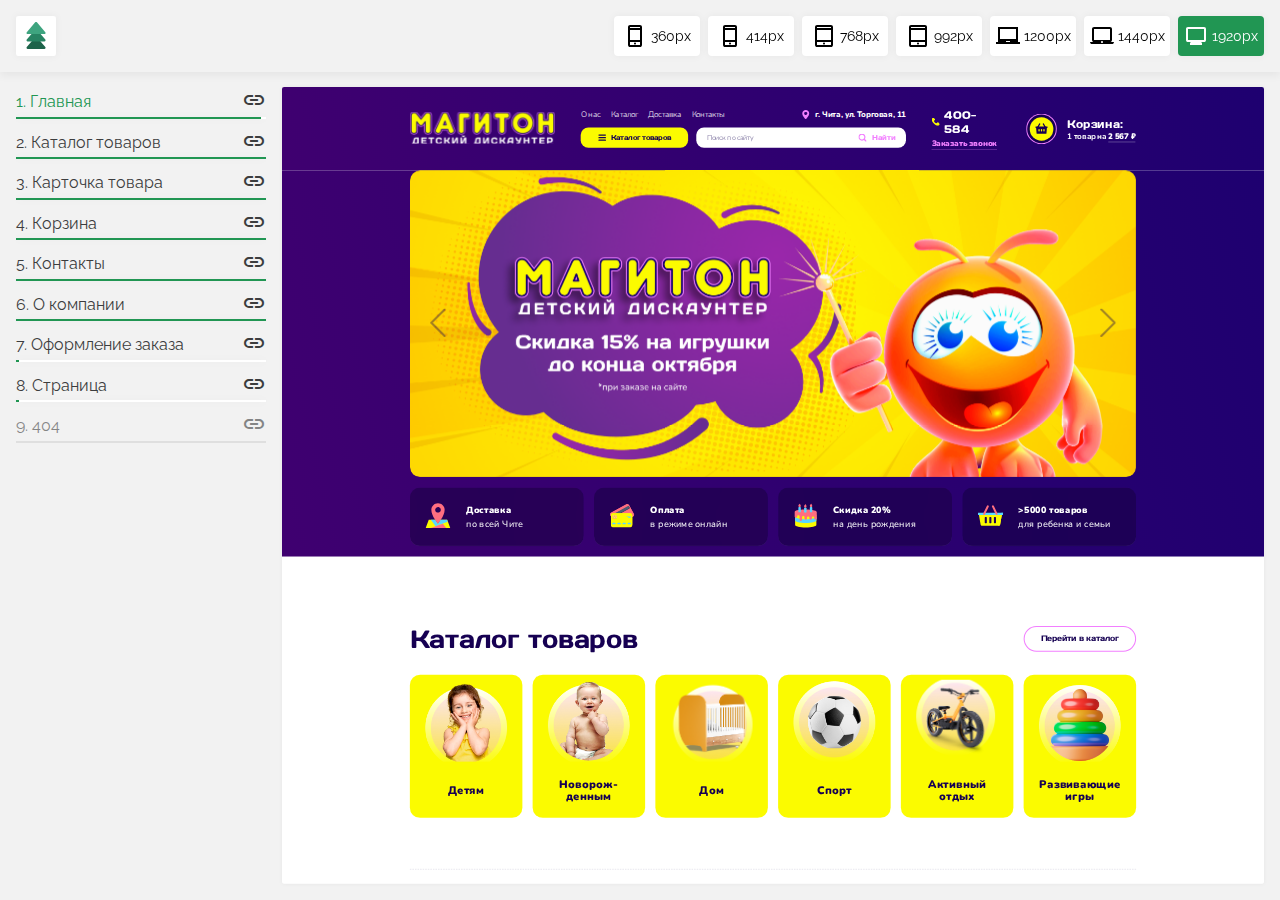
<file: index.html>
<!doctype html>
<html>

<head lang="ru">
  <meta charset="UTF-8">
  <meta name="viewport" content="width=device-width, initial-scale=1">

  <!-- fonts -->
  <link rel="preconnect" href="https://fonts.googleapis.com">
  <link rel="preconnect" href="https://fonts.gstatic.com" crossorigin>
  <link href="https://fonts.googleapis.com/css2?family=Raleway:wght@100;200;300;400;500;600;700;800;900&display=swap"
    rel="stylesheet">

  <!-- icons -->
  <link rel="stylesheet"
    href="https://fonts.googleapis.com/css2?family=Material+Symbols+Outlined:opsz,wght,FILL,GRAD@40,100,0,-25" />

  <title>
    ForestWeb
  </title>

  <!-- style -->
  <style>
    * {
      margin: 0;
      padding: 0;
      box-sizing: border-box
    }

    :root {
      --main-color: #3C3D3E;
      --accent-color: #219653;
      --white-color: #fff;
    }

    body {
      margin: 0;
      font-family: 'Raleway', sans-serif;
      font-size: 14px;
      line-height: 1.25;
      color: var(--main-color);
      padding-top: 88px;
      padding-bottom: 16px;
      background-color: #f2f2f2;
    }

    a {
      color: inherit;
      font-size: inherit;
      line-height: inherit;
      text-decoration: none;
    }

    .container {
      max-width: 100%;
      margin: 0 auto;
      padding: 0 16px;
    }

    .header {
      padding: 16px 0;
      position: fixed;
      top: 0;
      left: 0;
      width: 100%;
      box-shadow: 0px 4px 8px 0px rgba(0, 0, 0, 0.05);
      background-color: var(--white-color);
      background-color: #f2f2f2;
      z-index: 2;
    }

    .header__inner {
      display: flex;
      justify-content: space-between;
      align-items: center;
    }

    .header__logo {
      display: flex;
      justify-content: center;
      align-items: center;
      height: 40px;
      box-shadow: 0px 0px 8px 0px rgba(0, 0, 0, 0.05);
    }

    .header__logo svg {
      width: 100%;
      height: 100%;
    }

    .menu {
      list-style: none;
      margin: 0;
      padding: 0;
      display: flex;
      align-items: center;
      gap: 8px;
    }

    .menu__item-btn {
      padding: 0;
      margin: 0;
      border: none;
      background-color: transparent;
      display: flex;
      align-items: center;
      justify-content: center;
      gap: 4px;
      cursor: pointer;
      font-family: inherit;
      font-weight: 400;
      font-size: 14px;
      line-height: 1;
      position: relative;
      width: 86px;
      height: 40px;

      border-radius: 4px;
      box-shadow: 0px 0px 8px 0px rgba(0, 0, 0, 0.05);
      background-color: var(--white-color);
    }

    .menu__item-btn.is-active {
      background-color: var(--accent-color);
      color: var(--white-color);
    }

    .menu__item-type {
      display: none;
    }

    .aside {
      max-width: 250px;
      width: 100%;
    }

    .aside__list {
      list-style: none;
      margin: 0;
      padding: 0;
      display: flex;
      flex-direction: column;
      gap: 8px;
    }

    .aside__list-item {
      display: flex;
      justify-content: space-between;
      align-items: center;
      position: relative;
      padding-bottom: 4px;
    }

    .aside__list-item.is-notready a {
      pointer-events: none;
      opacity: 0.6;
    }

    .aside__list-item.is-notready .aside__list-progress {
      background-color: var(--main-color);
      opacity: 0.1;
      box-shadow: none;
    }

    .aside__list-title {
      font-size: 16px;
    }

    .aside__list-link,
    .aside__list-title {
      transition: color .2s ease;
    }

    .aside__list-title.is-active {
      color: var(--accent-color);
    }

    .aside__list-link:hover,
    .aside__list-link:focus,
    .aside__list-title:hover,
    .aside__list-title:focus {
      color: var(--accent-color);
    }

    .aside__list-progress {
      position: absolute;
      left: 0;
      bottom: 2px;
      width: 100%;
      height: 2px;
      background-color: var(--white-color);
      box-shadow: 0px 0px 8px 0px rgba(0, 0, 0, 0.05);
    }

    .aside__list-progress i {
      display: block;
      height: 100%;
      background-color: var(--accent-color);
    }

    .preview {
      position: fixed;
      right: 16px;
      top: 87px;
      left: 282px;
      bottom: 16px;
    }

    .preview iframe {
      opacity: 1;
      box-shadow: 0 0 8px rgba(#000, .5);
      margin: 0 auto;
      transform-origin: 0 0;

      background-color: var(--white-color);
      border-radius: 4px;
      box-shadow: 0px 0px 8px 0px rgba(0, 0, 0, 0.05);
    }

    @media (max-width: 768px) {
      .header__nav {
        display: none;
      }

      .aside {
        max-width: 100%;
      }

      .preview {
        display: none;
      }
    }
  </style>

</head>

<body>

  <!-- content -->
  <header class="header">
    <div class="container">
      <div class="header__inner">

        <!-- logo -->
        <a class="header__logo" href="https://forest-web.ru" target="_blank">
          <svg viewBox="0 0 256 256" fill="none" xmlns="http://www.w3.org/2000/svg">
            <rect width="256" height="256" rx="20" fill="white" />
            <path
              d="M122.759 135.972C125.667 132.568 130.929 132.568 133.837 135.972L187.568 198.854C191.608 203.582 188.248 210.872 182.029 210.872H74.5666C68.3473 210.872 64.9874 203.582 69.0276 198.854L122.759 135.972Z"
              fill="#1D634A" />
            <path
              d="M122.759 88.227C125.667 84.8233 130.929 84.8233 133.837 88.227L187.568 151.109C191.608 155.837 188.248 163.128 182.029 163.128H74.5666C68.3473 163.128 64.9874 155.837 69.0276 151.109L122.759 88.227Z"
              fill="#278362" />
            <path
              d="M122.759 40.4823C125.667 37.0787 130.929 37.0787 133.837 40.4823L187.568 103.364C191.608 108.093 188.248 115.383 182.029 115.383L74.5666 115.383C68.3473 115.383 64.9874 108.093 69.0276 103.364L122.759 40.4823Z"
              fill="#3EA47F" />
          </svg>
        </a>

        <!-- updated -->
        <!-- <div class="header__updated">
          
            <span>последние изменения 02.02.2024,</span>
            <span>добавлено страниц 9</span>
        </div> -->

        <!-- types -->
        <nav class="header__nav">
          <ul class="header__nav-menu menu">
            <li class="menu__item">
              <button class="menu__item-btn" data-mode="mobile" data-width="360">
                <span class="menu__item-icon material-symbols-outlined">
                  phone_iphone
                </span>
                <span class="menu__item-type">Mobile</span>
                <span class="menu__item-size">360px</span>
              </button>
            </li>
            <li class="menu__item">
              <button class="menu__item-btn" data-mode="mobile" data-width="414">
                <span class="menu__item-icon material-symbols-outlined">
                  phone_iphone
                </span>
                <span class="menu__item-type">Mobile</span>
                <span class="menu__item-size">414px</span>
              </button>
            </li>
            <li class="menu__item">
              <button class="menu__item-btn" data-mode="ipad" data-width="768">
                <span class="menu__item-icon material-symbols-outlined">
                  tablet_mac
                </span>
                <span class="menu__item-type">Tablet</span>
                <span class="menu__item-size">768px</span>
              </button>
            </li>
            <li class="menu__item">
              <button class="menu__item-btn" data-mode="ipad" data-width="992">
                <span class="menu__item-icon material-symbols-outlined">
                  tablet_mac
                </span>
                <span class="menu__item-type">Tablet</span>
                <span class="menu__item-size">992px</span>
              </button>
            </li>
            <li class="menu__item">
              <button class="menu__item-btn" data-mode="desktop" data-width="1200px">
                <span class="menu__item-icon material-symbols-outlined">
                  laptop_chromebook
                </span>
                <span class="menu__item-type">Desktop</span>
                <span class="menu__item-size">1200px</span>
              </button>
            </li>
            <li class="header__menu-item">
              <button class="menu__item-btn" data-mode="wide" data-width="1440">
                <span class="menu__item-icon material-symbols-outlined">
                  laptop_mac
                </span>
                <span class="menu__item-type">Desktop HD</span>
                <span class="menu__item-size">1440px</span>
              </button>
            </li>
            <li class="header__menu-item">
              <button class="menu__item-btn is-active" data-mode="wide" data-width="1920">
                <span class="menu__item-icon material-symbols-outlined">
                  monitor
                </span>
                <span class="menu__item-type">Desktop FHD</span>
                <span class="menu__item-size">1920px</span>
              </button>
            </li>
          </ul>
        </nav>
      </div>
    </div>
  </header>

  <main>
    <section class="section">
      <div class="container">
        <div class="section__inner">
          <aside class="aside">
            <nav class="aside__nav">
              <ul class="aside__list">
                
                  
                    <li class="aside__list-item">
                      <a class="aside__list-title  is-active " target="_blank"
                        href="homepage.html">
                          1.
                          Главная
                      </a>
                      <a class="aside__list-link" href="homepage.html" target="_blank"
                        title="Открыть в новой вкладке">
                        <span class="material-symbols-outlined">
                          link
                        </span>
                      </a>

                      <div class="aside__list-progress">
                        
                          <i style="width:98%"></i>
                      </div>
                    </li>
                    
                    <li class="aside__list-item">
                      <a class="aside__list-title " target="_blank"
                        href="cataloge.html">
                          2.
                          Каталог товаров
                      </a>
                      <a class="aside__list-link" href="cataloge.html" target="_blank"
                        title="Открыть в новой вкладке">
                        <span class="material-symbols-outlined">
                          link
                        </span>
                      </a>

                      <div class="aside__list-progress">
                        
                          <i style="width:100%"></i>
                      </div>
                    </li>
                    
                    <li class="aside__list-item">
                      <a class="aside__list-title " target="_blank"
                        href="product.html">
                          3.
                          Карточка товара
                      </a>
                      <a class="aside__list-link" href="product.html" target="_blank"
                        title="Открыть в новой вкладке">
                        <span class="material-symbols-outlined">
                          link
                        </span>
                      </a>

                      <div class="aside__list-progress">
                        
                          <i style="width:100%"></i>
                      </div>
                    </li>
                    
                    <li class="aside__list-item">
                      <a class="aside__list-title " target="_blank"
                        href="cart.html">
                          4.
                          Корзина
                      </a>
                      <a class="aside__list-link" href="cart.html" target="_blank"
                        title="Открыть в новой вкладке">
                        <span class="material-symbols-outlined">
                          link
                        </span>
                      </a>

                      <div class="aside__list-progress">
                        
                          <i style="width:100%"></i>
                      </div>
                    </li>
                    
                    <li class="aside__list-item">
                      <a class="aside__list-title " target="_blank"
                        href="contacts.html">
                          5.
                          Контакты
                      </a>
                      <a class="aside__list-link" href="contacts.html" target="_blank"
                        title="Открыть в новой вкладке">
                        <span class="material-symbols-outlined">
                          link
                        </span>
                      </a>

                      <div class="aside__list-progress">
                        
                          <i style="width:100%"></i>
                      </div>
                    </li>
                    
                    <li class="aside__list-item">
                      <a class="aside__list-title " target="_blank"
                        href="about.html">
                          6.
                          О компании
                      </a>
                      <a class="aside__list-link" href="about.html" target="_blank"
                        title="Открыть в новой вкладке">
                        <span class="material-symbols-outlined">
                          link
                        </span>
                      </a>

                      <div class="aside__list-progress">
                        
                          <i style="width:100%"></i>
                      </div>
                    </li>
                    
                    <li class="aside__list-item">
                      <a class="aside__list-title " target="_blank"
                        href="order.html">
                          7.
                          Оформление заказа
                      </a>
                      <a class="aside__list-link" href="order.html" target="_blank"
                        title="Открыть в новой вкладке">
                        <span class="material-symbols-outlined">
                          link
                        </span>
                      </a>

                      <div class="aside__list-progress">
                        
                          <i style="width:1%"></i>
                      </div>
                    </li>
                    
                    <li class="aside__list-item">
                      <a class="aside__list-title " target="_blank"
                        href="page.html">
                          8.
                          Страница
                      </a>
                      <a class="aside__list-link" href="page.html" target="_blank"
                        title="Открыть в новой вкладке">
                        <span class="material-symbols-outlined">
                          link
                        </span>
                      </a>

                      <div class="aside__list-progress">
                        
                          <i style="width:1%"></i>
                      </div>
                    </li>
                    
                    <li class="aside__list-item is-notready ">
                      <a class="aside__list-title " target="_blank"
                        href="404.html">
                          9.
                          404
                      </a>
                      <a class="aside__list-link" href="404.html" target="_blank"
                        title="Открыть в новой вкладке">
                        <span class="material-symbols-outlined">
                          link
                        </span>
                      </a>

                      <div class="aside__list-progress">
                        
                          <i style="width:0%"></i>
                      </div>
                    </li>
                    
              </ul>
            </nav>
          </aside>
        </div>
      </div>
    </section>
  </main>

  <aside class="preview" id="preview-wrapper">
    <iframe id="preview" width="1920" height="600" src="homepage.html" frameborder="0"></iframe>
  </aside>


  <script>
    var navs = document.querySelectorAll('button');
    var body = document.querySelectorAll('body')[0];
    var previewButtons = document.querySelectorAll('.aside__list-title');
    var iframe = document.getElementById('preview');
    var previewWrapper = document.getElementById('preview-wrapper');

    function removeActive() {
      [].forEach.call(previewButtons, function (button) {
        button.classList.remove('is-active');
      });
    }

    function getScrollbarWidth() {
      var outer = document.createElement("div");
      outer.style.visibility = "hidden";
      outer.style.width = "100px";
      outer.style.msOverflowStyle = "scrollbar"; // needed for WinJS apps

      document.body.appendChild(outer);

      var widthNoScroll = outer.offsetWidth;
      // force scrollbars
      outer.style.overflow = "scroll";

      // add innerdiv
      var inner = document.createElement("div");
      inner.style.width = "100%";
      outer.appendChild(inner);

      var widthWithScroll = inner.offsetWidth;

      // remove divs
      outer.parentNode.removeChild(outer);

      return widthNoScroll - widthWithScroll;
    }
    var scrollbarwidth = getScrollbarWidth();

    [].forEach.call(previewButtons, function (button) {
      button.addEventListener('click', function (event) {

        if (window.innerWidth < 780) { return; }
        event.preventDefault();
        removeActive();
        var el = event.currentTarget;
        el.classList.add('is-active');
        iframe.src = el.href;
      }, false);
    });


    var mode = 'wide';
    [].forEach.call(navs, function (nav) {
      nav.addEventListener('click', function (event) {
        event.preventDefault();
        mode = event.currentTarget.dataset.mode;
        iframe.style.width = parseInt(event.currentTarget.getAttribute('data-width')) + parseInt(scrollbarwidth) + 'px';
        iframe.contentWindow.location.reload(true);
        body.setAttribute('data-mode', 'is-' + mode);

        [].forEach.call(navs, function (nav) {
          nav.classList.remove('is-active');
        })
        event.currentTarget.classList.add('is-active');

        setIframeWidth();
      }, false);

      function setIframeWidth() {
        // getting preview area width
        var pwidth = previewWrapper.offsetWidth;
        var pheight = previewWrapper.offsetHeight;

        // iframe width
        var iwidth = iframe.offsetWidth;
        var iheight = iframe.offsetHeight;

        var scaleV = pheight / iheight;
        var scaleH = pwidth / iwidth;

        if (mode == 'mobile') {
          iframe.style.transform = 'scale(' + 1 + ')';
          iframe.style.height = pheight + 'px';
          return;
        }

        if (scaleH > 1) { scaleH = 1; }
        iframe.style.transform = 'scale(' + scaleH + ')';

        iframe.style.height = pheight / scaleH + 'px';
        // console.log(pheight*(2 - scaleV) + 'px');

        var realheight = iframe.getBoundingClientRect().height;

        if (realheight > pheight) {
          iframe.style.transform = 'scale(' + scaleV + ')';
        }
      }

      setIframeWidth();
      // resize event
      window.addEventListener("resize", function () {
        setIframeWidth();
      });
    });
  </script>

</body>

</html>
</file>
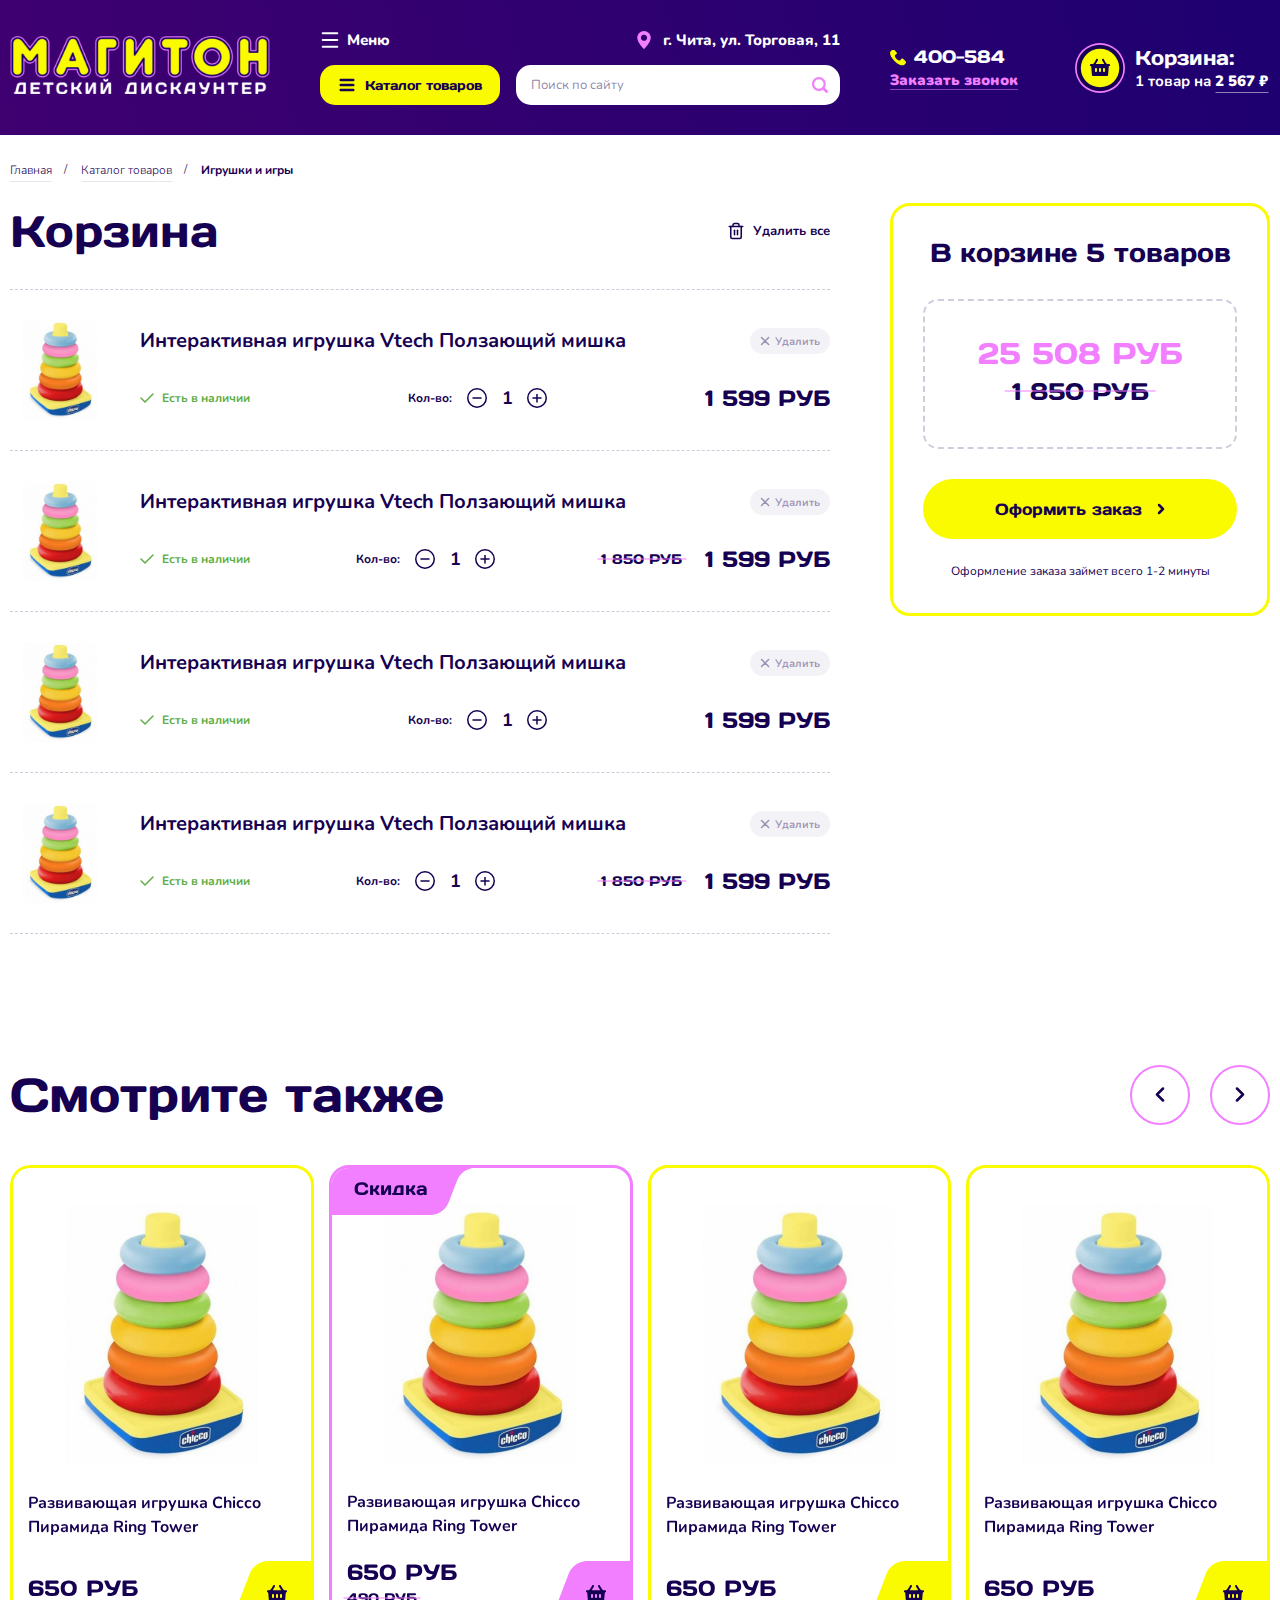
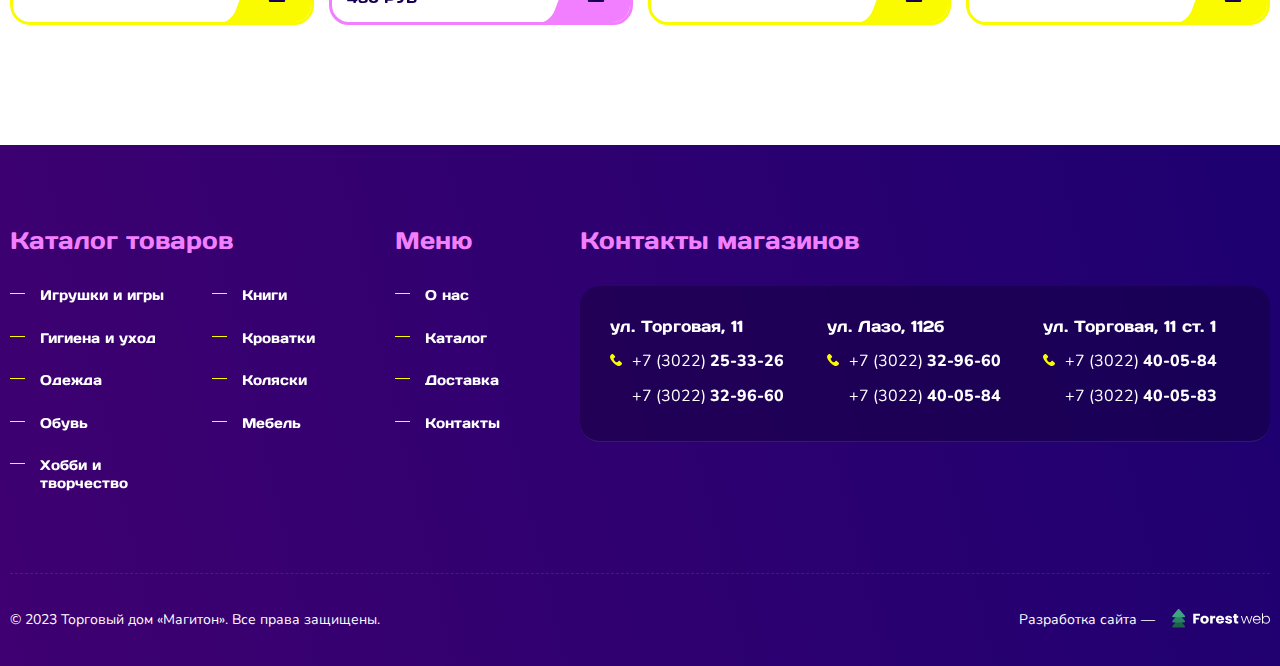
<file: cart.html>
<!DOCTYPE html>
<html lang="ru">
  <head>
    <meta charset="utf-8">
    <meta http-equiv="X-UA-Compatible" content="IE=edge">
    <title>Cart</title>
    <meta name="theme-color" content="#fff">
    <meta name="apple-mobile-web-app-status-bar-style" content="black-translucent">
    <meta name="viewport" content="width=device-width, user-scalable=no, initial-scale=1.0, maximum-scale=1.0, minimum-scale=1.0">
    <link rel="shortcut icon" href="img/favicons/favicon.ico" type="image/x-icon">
    <link rel="icon" sizes="16x16" href="img/favicons/favicon-16x16.png" type="image/png">
    <link rel="icon" sizes="32x32" href="img/favicons/favicon-32x32.png" type="image/png">
    <link rel="apple-touch-icon-precomposed" href="img/favicons/apple-touch-icon-precomposed.png">
    <link rel="apple-touch-icon" href="img/favicons/apple-touch-icon.png">
    <link rel="apple-touch-icon" sizes="57x57" href="img/favicons/apple-touch-icon-57x57.png">
    <link rel="apple-touch-icon" sizes="60x60" href="img/favicons/apple-touch-icon-60x60.png">
    <link rel="apple-touch-icon" sizes="72x72" href="img/favicons/apple-touch-icon-72x72.png">
    <link rel="apple-touch-icon" sizes="76x76" href="img/favicons/apple-touch-icon-76x76.png">
    <link rel="apple-touch-icon" sizes="114x114" href="img/favicons/apple-touch-icon-114x114.png">
    <link rel="apple-touch-icon" sizes="120x120" href="img/favicons/apple-touch-icon-120x120.png">
    <link rel="apple-touch-icon" sizes="144x144" href="img/favicons/apple-touch-icon-144x144.png">
    <link rel="apple-touch-icon" sizes="152x152" href="img/favicons/apple-touch-icon-152x152.png">
    <link rel="apple-touch-icon" sizes="167x167" href="img/favicons/apple-touch-icon-167x167.png">
    <link rel="apple-touch-icon" sizes="180x180" href="img/favicons/apple-touch-icon-180x180.png">
    <link rel="apple-touch-icon" sizes="1024x1024" href="img/favicons/apple-touch-icon-1024x1024.png">
    <link
  rel="stylesheet"
  href="https://cdn.jsdelivr.net/npm/@fancyapps/ui@5.0/dist/fancybox/fancybox.css"
/>
    <link rel="stylesheet" href="styles/main.min.css">
  </head>
  <body>
    <div class="wrapper">
      <header class="header">
        <div class="container">
          <div class="header__inner">
            <div class="header__container"> <a class="header__logo" href="#"><img src="../../../img/common/logo.svg" alt="logo"/></a>
              <div class="header__wrapper">
                <div class="header__wrapper-top">
                  <button class="header__nav-button -js-show-mobile-menu" type="button">
                    <div class="header__nav-button-icon"> 
                      <svg width="20" height="20" viewBox="0 0 20 20" fill="none" xmlns="http://www.w3.org/2000/svg">
                        <path d="M17.3332 16.6667L2.6665 16.6667" stroke="white" stroke-width="2" stroke-linecap="round" stroke-linejoin="round"></path>
                        <path d="M17.3332 10L2.6665 10" stroke="white" stroke-width="2" stroke-linecap="round" stroke-linejoin="round"></path>
                        <path d="M17.3332 3.33334L2.6665 3.33334" stroke="white" stroke-width="2" stroke-linecap="round" stroke-linejoin="round"></path>
                      </svg>
                    </div>
                    <div class="header__nav-button-text">Меню </div>
                  </button>
                  <button class="header__search-button" type="button">
                    <div class="header__search-button-icon"> 
                      <svg width="20" height="20" viewBox="0 0 20 20" fill="none" xmlns="http://www.w3.org/2000/svg">
                        <path d="M9.16667 15.8333C12.8486 15.8333 15.8333 12.8486 15.8333 9.16667C15.8333 5.48477 12.8486 2.5 9.16667 2.5C5.48477 2.5 2.5 5.48477 2.5 9.16667C2.5 12.8486 5.48477 15.8333 9.16667 15.8333Z" stroke="white" stroke-width="2" stroke-linecap="round" stroke-linejoin="round"></path>
                        <path d="M17.6401 17.5L14.0151 13.875" stroke="white" stroke-width="2" stroke-linecap="round" stroke-linejoin="round"></path>
                      </svg>
                    </div>
                    <div class="header__search-button-text">Поиск </div>
                  </button><a class="header__phone" href="tel:400584">
                    <div class="header__phone-icon"> 
                      <svg width="20" height="20" viewBox="0 0 20 20" fill="none" xmlns="http://www.w3.org/2000/svg">
                        <path d="M17.9995 13.9791V16.3877C18.0004 16.6113 17.9545 16.8327 17.8648 17.0375C17.775 17.2424 17.6434 17.4263 17.4783 17.5775C17.3132 17.7286 17.1183 17.8437 16.906 17.9154C16.6938 17.987 16.4689 18.0136 16.2457 17.9935C13.7702 17.725 11.3923 16.8808 9.30312 15.5286C7.35937 14.2959 5.71141 12.6512 4.47627 10.7113C3.11669 8.61679 2.27059 6.23206 2.00653 3.75036C1.98643 3.52834 2.01286 3.30457 2.08416 3.0933C2.15546 2.88203 2.27005 2.6879 2.42065 2.52325C2.57124 2.35861 2.75454 2.22706 2.95886 2.13699C3.16319 2.04691 3.38407 2.00029 3.60744 2.00008H6.02086C6.41128 1.99624 6.78977 2.13422 7.0858 2.3883C7.38182 2.64237 7.57517 2.99521 7.62981 3.38103C7.73168 4.15185 7.92059 4.9087 8.19295 5.63713C8.30118 5.9245 8.32461 6.23682 8.26045 6.53707C8.19629 6.83732 8.04723 7.11292 7.83093 7.33121L6.80925 8.35087C7.95446 10.3609 9.62206 12.0252 11.6361 13.1682L12.6578 12.1485C12.8765 11.9326 13.1527 11.7839 13.4535 11.7198C13.7544 11.6558 14.0673 11.6792 14.3552 11.7872C15.0851 12.059 15.8435 12.2476 16.6158 12.3492C17.0066 12.4042 17.3635 12.6007 17.6186 12.9012C17.8737 13.2017 18.0093 13.5853 17.9995 13.9791Z" stroke="white" stroke-width="2" stroke-linecap="round" stroke-linejoin="round"></path>
                      </svg>
                    </div>
                    <div class="header__phone-text">400-584 </div></a>
                  <nav class="header__nav">
                    <ul class="header__nav-list">
                      <li class="header__nav-item"><a class="header__nav-link" href="#">О нас</a></li>
                      <li class="header__nav-item"><a class="header__nav-link" href="#">Каталог</a></li>
                      <li class="header__nav-item"><a class="header__nav-link" href="#">Доставка</a></li>
                      <li class="header__nav-item"><a class="header__nav-link" href="#">Контакты</a></li>
                      <li class="header__nav-item">
                        <div class="header__location"> 
                          <div class="header__location-icon"> <img src="../../../img/icons/location-icon.svg" alt="pointer"/></div>
                          <div class="header__location-text">г. Чита, ул. Торговая, 11</div>
                        </div>
                      </li>
                    </ul>
                  </nav>
                  <div class="header__location"> 
                    <div class="header__location-icon"> <img src="../../../img/icons/location-icon.svg" alt="pointer"/></div>
                    <div class="header__location-text">г. Чита, ул. Торговая, 11</div>
                  </div>
                </div>
                <div class="header__wrapper-bottom">
                  <button class="header__cataloge-button" type="button">
                    <div class="header__cataloge-button-icon">
                      <svg width="16" height="14" viewBox="0 0 16 14" fill="none" xmlns="http://www.w3.org/2000/svg">
                        <path d="M1.75 2H14.25M1.75 7H14.25M1.75 12H14.25" stroke="#160052" stroke-width="2.5" stroke-linecap="round" stroke-linejoin="round"></path>
                      </svg>
                    </div>
                    <div class="header__cataloge-button-text"><span>Каталог</span> <span>товаров</span></div>
                  </button>
                  <button class="header__menu-button -js-show-mobile-menu" type="button">
                    <div class="header__menu-button-icon">
                      <svg width="16" height="14" viewBox="0 0 16 14" fill="none" xmlns="http://www.w3.org/2000/svg">
                        <path d="M1.75 2H14.25M1.75 7H14.25M1.75 12H14.25" stroke="#160052" stroke-width="2.5" stroke-linecap="round" stroke-linejoin="round"></path>
                      </svg>
                    </div>
                    <div class="header__menu-button-text">Меню</div>
                  </button>
                  <div class="header__search"> 
                    <form class="header__search-form search-form" action="#">
                      <div class="search-form__inner">
                        <button class="header__search-close" type="button">
                          <svg width="12" height="12" viewBox="0 0 12 12" fill="none" xmlns="http://www.w3.org/2000/svg">
                            <g opacity="0.1">
                              <path d="M1 1L10.6667 10.6667" stroke="#160052" stroke-width="2" stroke-linecap="round" stroke-linejoin="round"></path>
                              <path d="M10.6667 1L1.00005 10.6667" stroke="#160052" stroke-width="2" stroke-linecap="round" stroke-linejoin="round"></path>
                            </g>
                          </svg>
                        </button>
                        <div class="search-form__input">
                          <input type="text" placeholder="Поиск по сайту"/>
                        </div>
                        <button class="search-form__submit" type="submit">
                          <div class="search-form__submit-icon"><img src="../../../img/icons/loope.svg" alt="loope"/></div>
                          <div class="search-form__submit-text">Найти</div>
                        </button>
                      </div>
                    </form>
                    <div class="header__search-results search-products"> 
                      <div class="header__search-products search-products__items"><a class="search-products__item" href="#">
                          <div class="search-products__item-image"> <img src="../../../img/products/product.png" alt="product"/></div>
                          <h3 class="search-products__item-title">Развивающая игрушка Chicco Пирамида Ring Tower</h3>
                          <div class="search-products__item-price"> 
                            <p class="search-products__item-current-price">1 599 РУБ</p>
                            <p class="search-products__item-old-price">1 850 РУБ</p>
                          </div></a><a class="search-products__item" href="#">
                          <div class="search-products__item-image"> <img src="../../../img/products/product.png" alt="product"/></div>
                          <h3 class="search-products__item-title">Развивающая игрушка Chicco Пирамида Ring Tower</h3>
                          <div class="search-products__item-price"> 
                            <p class="search-products__item-current-price">1 599 РУБ</p>
                            <p class="search-products__item-old-price">1 850 РУБ</p>
                          </div></a><a class="search-products__item" href="#">
                          <div class="search-products__item-image"> <img src="../../../img/products/product.png" alt="product"/></div>
                          <h3 class="search-products__item-title">Развивающая игрушка Chicco Пирамида Ring Tower</h3>
                          <div class="search-products__item-price"> 
                            <p class="search-products__item-current-price">1 599 РУБ</p>
                            <p class="search-products__item-old-price">1 850 РУБ</p>
                          </div></a><a class="search-products__item" href="#">
                          <div class="search-products__item-image"> <img src="../../../img/products/product.png" alt="product"/></div>
                          <h3 class="search-products__item-title">Развивающая игрушка Chicco Пирамида Ring Tower</h3>
                          <div class="search-products__item-price"> 
                            <p class="search-products__item-current-price">1 599 РУБ</p>
                            <p class="search-products__item-old-price">1 850 РУБ</p>
                          </div></a><a class="search-products__item" href="#">
                          <div class="search-products__item-image"> <img src="../../../img/products/product.png" alt="product"/></div>
                          <h3 class="search-products__item-title">Развивающая игрушка Chicco Пирамида Ring Tower</h3>
                          <div class="search-products__item-price"> 
                            <p class="search-products__item-current-price">1 599 РУБ</p>
                            <p class="search-products__item-old-price">1 850 РУБ</p>
                          </div></a><a class="search-products__item" href="#">
                          <div class="search-products__item-image"> <img src="../../../img/products/product.png" alt="product"/></div>
                          <h3 class="search-products__item-title">Развивающая игрушка Chicco Пирамида Ring Tower</h3>
                          <div class="search-products__item-price"> 
                            <p class="search-products__item-current-price">1 599 РУБ</p>
                            <p class="search-products__item-old-price">1 850 РУБ</p>
                          </div></a><a class="search-products__item" href="#">
                          <div class="search-products__item-image"> <img src="../../../img/products/product.png" alt="product"/></div>
                          <h3 class="search-products__item-title">Развивающая игрушка Chicco Пирамида Ring Tower</h3>
                          <div class="search-products__item-price"> 
                            <p class="search-products__item-current-price">1 599 РУБ</p>
                            <p class="search-products__item-old-price">1 850 РУБ</p>
                          </div></a>
                      </div><a class="search-products__button" href="#">Перейти в раздел «Игрушки и игры»</a>
                    </div>
                  </div>
                </div>
              </div>
              <div class="header__contacts"><a class="header__contacts-phone" href="tel:400584">400-584 </a>
                <button class="header__contacts-button -js-order-modal">Заказать звонок</button>
              </div><a class="header__cart" href="#">
                <div class="header__cart-icon"> <img src="../../../img/icons/contacts-icon.svg" alt="contacts"/></div>
                <div class="header__cart-content"> 
                  <h3 class="header__cart-title">Корзина:</h3>
                  <p class="header__cart-text"><span>1 товар на</span> <span>2 567 ₽</span></p>
                </div></a>
            </div>
          </div>
        </div>
      </header>
      <div class="cataloge-modal">
        <div class="cataloge-modal__overlay"> 
          <div class="cataloge-modal__inner"> 
            <div class="cataloge-modal__products"> 
              <div class="cataloge-modal__aside">
                <ul class="cataloge-modal__types">
                  <li class="cataloge-modal__type">        <a class="cataloge-modal__type-link" href="#" data-cataloge-trigger="cataloge-type-1">
                      <div class="cataloge-modal__type-icon"><img src="../../../img/cataloge-modal/item1.svg" alt="type icon"/></div>
                      <h3 class="cataloge-modal__type-title">Игрушки и игры</h3>
                      <div class="cataloge-modal__type-arrow">
                        <svg width="6" height="10" viewBox="0 0 6 10" fill="none" xmlns="http://www.w3.org/2000/svg">
                          <path opacity="0.3" d="M1 1L5 5L1 9" stroke="#160052" stroke-width="2" stroke-linecap="round" stroke-linejoin="round"> </path>
                        </svg>
                      </div></a></li>
                  <li class="cataloge-modal__type">        <a class="cataloge-modal__type-link" href="#" data-cataloge-trigger="cataloge-type-2">
                      <div class="cataloge-modal__type-icon"><img src="../../../img/cataloge-modal/item2.svg" alt="type icon"/></div>
                      <h3 class="cataloge-modal__type-title">Гигиена и уход</h3>
                      <div class="cataloge-modal__type-arrow">
                        <svg width="6" height="10" viewBox="0 0 6 10" fill="none" xmlns="http://www.w3.org/2000/svg">
                          <path opacity="0.3" d="M1 1L5 5L1 9" stroke="#160052" stroke-width="2" stroke-linecap="round" stroke-linejoin="round"> </path>
                        </svg>
                      </div></a></li>
                  <li class="cataloge-modal__type">        <a class="cataloge-modal__type-link" href="#" data-cataloge-trigger="cataloge-type-3">
                      <div class="cataloge-modal__type-icon"><img src="../../../img/cataloge-modal/item3.svg" alt="type icon"/></div>
                      <h3 class="cataloge-modal__type-title">Одежда</h3>
                      <div class="cataloge-modal__type-arrow">
                        <svg width="6" height="10" viewBox="0 0 6 10" fill="none" xmlns="http://www.w3.org/2000/svg">
                          <path opacity="0.3" d="M1 1L5 5L1 9" stroke="#160052" stroke-width="2" stroke-linecap="round" stroke-linejoin="round"> </path>
                        </svg>
                      </div></a></li>
                  <li class="cataloge-modal__type">        <a class="cataloge-modal__type-link" href="#" data-cataloge-trigger="cataloge-type-4">
                      <div class="cataloge-modal__type-icon"><img src="../../../img/cataloge-modal/item4.svg" alt="type icon"/></div>
                      <h3 class="cataloge-modal__type-title">Обувь</h3>
                      <div class="cataloge-modal__type-arrow">
                        <svg width="6" height="10" viewBox="0 0 6 10" fill="none" xmlns="http://www.w3.org/2000/svg">
                          <path opacity="0.3" d="M1 1L5 5L1 9" stroke="#160052" stroke-width="2" stroke-linecap="round" stroke-linejoin="round"> </path>
                        </svg>
                      </div></a></li>
                  <li class="cataloge-modal__type">        <a class="cataloge-modal__type-link" href="#" data-cataloge-trigger="cataloge-type-5">
                      <div class="cataloge-modal__type-icon"><img src="../../../img/cataloge-modal/item5.svg" alt="type icon"/></div>
                      <h3 class="cataloge-modal__type-title">Хобби и творчество</h3>
                      <div class="cataloge-modal__type-arrow">
                        <svg width="6" height="10" viewBox="0 0 6 10" fill="none" xmlns="http://www.w3.org/2000/svg">
                          <path opacity="0.3" d="M1 1L5 5L1 9" stroke="#160052" stroke-width="2" stroke-linecap="round" stroke-linejoin="round"> </path>
                        </svg>
                      </div></a></li>
                  <li class="cataloge-modal__type">        <a class="cataloge-modal__type-link" href="#" data-cataloge-trigger="cataloge-type-6">
                      <div class="cataloge-modal__type-icon"><img src="../../../img/cataloge-modal/item6.svg" alt="type icon"/></div>
                      <h3 class="cataloge-modal__type-title">Книги</h3>
                      <div class="cataloge-modal__type-arrow">
                        <svg width="6" height="10" viewBox="0 0 6 10" fill="none" xmlns="http://www.w3.org/2000/svg">
                          <path opacity="0.3" d="M1 1L5 5L1 9" stroke="#160052" stroke-width="2" stroke-linecap="round" stroke-linejoin="round"> </path>
                        </svg>
                      </div></a></li>
                  <li class="cataloge-modal__type">        <a class="cataloge-modal__type-link" href="#" data-cataloge-trigger="cataloge-type-7">
                      <div class="cataloge-modal__type-icon"><img src="../../../img/cataloge-modal/item7.svg" alt="type icon"/></div>
                      <h3 class="cataloge-modal__type-title">Кроватки</h3>
                      <div class="cataloge-modal__type-arrow">
                        <svg width="6" height="10" viewBox="0 0 6 10" fill="none" xmlns="http://www.w3.org/2000/svg">
                          <path opacity="0.3" d="M1 1L5 5L1 9" stroke="#160052" stroke-width="2" stroke-linecap="round" stroke-linejoin="round"> </path>
                        </svg>
                      </div></a></li>
                  <li class="cataloge-modal__type">        <a class="cataloge-modal__type-link" href="#" data-cataloge-trigger="cataloge-type-8">
                      <div class="cataloge-modal__type-icon"><img src="../../../img/cataloge-modal/item8.svg" alt="type icon"/></div>
                      <h3 class="cataloge-modal__type-title">Коляски</h3>
                      <div class="cataloge-modal__type-arrow">
                        <svg width="6" height="10" viewBox="0 0 6 10" fill="none" xmlns="http://www.w3.org/2000/svg">
                          <path opacity="0.3" d="M1 1L5 5L1 9" stroke="#160052" stroke-width="2" stroke-linecap="round" stroke-linejoin="round"> </path>
                        </svg>
                      </div></a></li>
                  <li class="cataloge-modal__type">        <a class="cataloge-modal__type-link" href="#" data-cataloge-trigger="cataloge-type-9">
                      <div class="cataloge-modal__type-icon"><img src="../../../img/cataloge-modal/item9.svg" alt="type icon"/></div>
                      <h3 class="cataloge-modal__type-title">Мебель</h3>
                      <div class="cataloge-modal__type-arrow">
                        <svg width="6" height="10" viewBox="0 0 6 10" fill="none" xmlns="http://www.w3.org/2000/svg">
                          <path opacity="0.3" d="M1 1L5 5L1 9" stroke="#160052" stroke-width="2" stroke-linecap="round" stroke-linejoin="round"> </path>
                        </svg>
                      </div></a></li>
                </ul>
              </div>
              <div class="cataloge-modal__content">
                <div class="cataloge-modal__content-wrapper"> 
                  <div class="cataloge-modal__content-item" data-cataloge-content="cataloge-type-1">
                    <div class="cataloge-modal__content-top"> 
                      <button class="cataloge-modal__return-button" type="button">
                        <svg xmlns="http://www.w3.org/2000/svg" width="12" height="23" viewBox="0 0 12 23" fill="none">
                          <path d="M11 1.95975L1 11.9436L11 21.9275" stroke="#F27FFF" stroke-width="2" stroke-linecap="round" stroke-linejoin="round"></path>
                        </svg>
                      </button>
                      <h3 class="cataloge-modal__content-title"> </h3>
                    </div>
                    <div class="cataloge-modal__lists"> 
                      <div class="cataloge-modal__list"> 
                        <h3>Title1</h3>
                        <ul> 
                          <li> <a href="#">List1</a></li>
                          <li> <a href="#">Dolore magna aliquaffffffffff</a></li>
                          <li> <a href="#">Dolore magna aliqua</a></li>
                          <li> <a href="#">Dolore magna aliqua</a></li>
                          <li> <a href="#">Dolore magna aliqua</a></li>
                          <li> <a href="#">Dolore magna aliqua</a></li>
                        </ul>
                      </div>
                      <div class="cataloge-modal__list"> 
                        <h3>Title2</h3>
                        <ul> 
                          <li> <a href="#">List2</a></li>
                          <li> <a href="#">Dolore magna aliquaffffffffff</a></li>
                          <li> <a href="#">Dolore magna aliqua</a></li>
                          <li> <a href="#">Dolore magna aliqua</a></li>
                          <li> <a href="#">Dolore magna aliqua</a></li>
                          <li> <a href="#">Dolore magna aliqua</a></li>
                        </ul>
                      </div>
                      <div class="cataloge-modal__list"> 
                        <h3>Title3</h3>
                        <ul> 
                          <li> <a href="#">List3</a></li>
                          <li> <a href="#">Dolore magna aliquaffffffffff</a></li>
                          <li> <a href="#">Dolore magna aliqua</a></li>
                          <li> <a href="#">Dolore magna aliqua</a></li>
                          <li> <a href="#">Dolore magna aliqua</a></li>
                          <li> <a href="#">Dolore magna aliqua</a></li>
                        </ul>
                      </div>
                      <div class="cataloge-modal__list"> 
                        <h3>Title4</h3>
                        <ul> 
                          <li> <a href="#">List4</a></li>
                          <li> <a href="#">Dolore magna aliquaffffffffff</a></li>
                          <li> <a href="#">Dolore magna aliqua</a></li>
                          <li> <a href="#">Dolore magna aliqua</a></li>
                          <li> <a href="#">Dolore magna aliqua</a></li>
                          <li> <a href="#">Dolore magna aliqua</a></li>
                        </ul>
                      </div>
                      <div class="cataloge-modal__list"> 
                        <h3>Title5</h3>
                        <ul> 
                          <li> <a href="#">List5</a></li>
                          <li> <a href="#">Dolore magna aliquaffffffffff</a></li>
                          <li> <a href="#">Dolore magna aliqua</a></li>
                          <li> <a href="#">Dolore magna aliqua</a></li>
                          <li> <a href="#">Dolore magna aliqua</a></li>
                          <li> <a href="#">Dolore magna aliqua</a></li>
                        </ul>
                      </div>
                      <div class="cataloge-modal__list"> 
                        <h3>Title6</h3>
                        <ul> 
                          <li> <a href="#">List6</a></li>
                          <li> <a href="#">Dolore magna aliquaffffffffff</a></li>
                          <li> <a href="#">Dolore magna aliqua</a></li>
                          <li> <a href="#">Dolore magna aliqua</a></li>
                          <li> <a href="#">Dolore magna aliqua</a></li>
                          <li> <a href="#">Dolore magna aliqua</a></li>
                        </ul>
                      </div>
                      <div class="cataloge-modal__list"> 
                        <h3>Title4</h3>
                        <ul> 
                          <li> <a href="#">List4</a></li>
                          <li> <a href="#">Dolore magna aliquaffffffffff</a></li>
                          <li> <a href="#">Dolore magna aliqua</a></li>
                          <li> <a href="#">Dolore magna aliqua</a></li>
                          <li> <a href="#">Dolore magna aliqua</a></li>
                          <li> <a href="#">Dolore magna aliqua</a></li>
                        </ul>
                      </div>
                      <div class="cataloge-modal__list"> 
                        <h3>Title5</h3>
                        <ul> 
                          <li> <a href="#">List5</a></li>
                          <li> <a href="#">Dolore magna aliquaffffffffff</a></li>
                          <li> <a href="#">Dolore magna aliqua</a></li>
                          <li> <a href="#">Dolore magna aliqua</a></li>
                          <li> <a href="#">Dolore magna aliqua</a></li>
                          <li> <a href="#">Dolore magna aliqua</a></li>
                        </ul>
                      </div>
                      <div class="cataloge-modal__list"> 
                        <h3>Title6</h3>
                        <ul> 
                          <li> <a href="#">List6</a></li>
                          <li> <a href="#">Dolore magna aliquaffffffffff</a></li>
                          <li> <a href="#">Dolore magna aliqua</a></li>
                          <li> <a href="#">Dolore magna aliqua</a></li>
                          <li> <a href="#">Dolore magna aliqua</a></li>
                          <li> <a href="#">Dolore magna aliqua</a></li>
                        </ul>
                      </div>
                    </div>
                  </div>
                  <div class="cataloge-modal__content-item" data-cataloge-content="cataloge-type-2">
                    <div class="cataloge-modal__content-top"> 
                      <button class="cataloge-modal__return-button" type="button">
                        <svg xmlns="http://www.w3.org/2000/svg" width="12" height="23" viewBox="0 0 12 23" fill="none">
                          <path d="M11 1.95975L1 11.9436L11 21.9275" stroke="#F27FFF" stroke-width="2" stroke-linecap="round" stroke-linejoin="round"></path>
                        </svg>
                      </button>
                      <h3 class="cataloge-modal__content-title"> </h3>
                    </div>
                    <div class="cataloge-modal__lists"> 
                      <div class="cataloge-modal__list"> 
                        <h3>Title1</h3>
                        <ul> 
                          <li> <a href="#">List1</a></li>
                          <li> <a href="#">Dolore magna aliquaffffffffff</a></li>
                          <li> <a href="#">Dolore magna aliqua</a></li>
                          <li> <a href="#">Dolore magna aliqua</a></li>
                          <li> <a href="#">Dolore magna aliqua</a></li>
                          <li> <a href="#">Dolore magna aliqua</a></li>
                        </ul>
                      </div>
                      <div class="cataloge-modal__list"> 
                        <h3>Title2</h3>
                        <ul> 
                          <li> <a href="#">List2</a></li>
                          <li> <a href="#">Dolore magna aliquaffffffffff</a></li>
                          <li> <a href="#">Dolore magna aliqua</a></li>
                          <li> <a href="#">Dolore magna aliqua</a></li>
                          <li> <a href="#">Dolore magna aliqua</a></li>
                          <li> <a href="#">Dolore magna aliqua</a></li>
                        </ul>
                      </div>
                      <div class="cataloge-modal__list"> 
                        <h3>Title3</h3>
                        <ul> 
                          <li> <a href="#">List3</a></li>
                          <li> <a href="#">Dolore magna aliquaffffffffff</a></li>
                          <li> <a href="#">Dolore magna aliqua</a></li>
                          <li> <a href="#">Dolore magna aliqua</a></li>
                          <li> <a href="#">Dolore magna aliqua</a></li>
                          <li> <a href="#">Dolore magna aliqua</a></li>
                        </ul>
                      </div>
                      <div class="cataloge-modal__list"> 
                        <h3>Title4</h3>
                        <ul> 
                          <li> <a href="#">List4</a></li>
                          <li> <a href="#">Dolore magna aliquaffffffffff</a></li>
                          <li> <a href="#">Dolore magna aliqua</a></li>
                          <li> <a href="#">Dolore magna aliqua</a></li>
                          <li> <a href="#">Dolore magna aliqua</a></li>
                          <li> <a href="#">Dolore magna aliqua</a></li>
                        </ul>
                      </div>
                    </div>
                  </div>
                  <div class="cataloge-modal__content-item" data-cataloge-content="cataloge-type-3">
                    <div class="cataloge-modal__content-top"> 
                      <button class="cataloge-modal__return-button" type="button">
                        <svg xmlns="http://www.w3.org/2000/svg" width="12" height="23" viewBox="0 0 12 23" fill="none">
                          <path d="M11 1.95975L1 11.9436L11 21.9275" stroke="#F27FFF" stroke-width="2" stroke-linecap="round" stroke-linejoin="round"></path>
                        </svg>
                      </button>
                      <h3 class="cataloge-modal__content-title"> </h3>
                    </div>
                    <div class="cataloge-modal__lists"> 
                      <div class="cataloge-modal__list"> 
                        <h3>Title1</h3>
                        <ul> 
                          <li> <a href="#">List1</a></li>
                          <li> <a href="#">Dolore magna aliquaffffffffff</a></li>
                          <li> <a href="#">Dolore magna aliqua</a></li>
                          <li> <a href="#">Dolore magna aliqua</a></li>
                          <li> <a href="#">Dolore magna aliqua</a></li>
                          <li> <a href="#">Dolore magna aliqua</a></li>
                        </ul>
                      </div>
                      <div class="cataloge-modal__list"> 
                        <h3>Title2</h3>
                        <ul> 
                          <li> <a href="#">List2</a></li>
                          <li> <a href="#">Dolore magna aliquaffffffffff</a></li>
                          <li> <a href="#">Dolore magna aliqua</a></li>
                          <li> <a href="#">Dolore magna aliqua</a></li>
                          <li> <a href="#">Dolore magna aliqua</a></li>
                          <li> <a href="#">Dolore magna aliqua</a></li>
                        </ul>
                      </div>
                    </div>
                  </div>
                  <div class="cataloge-modal__content-item" data-cataloge-content="cataloge-type-4">
                    <div class="cataloge-modal__content-top"> 
                      <button class="cataloge-modal__return-button" type="button">
                        <svg xmlns="http://www.w3.org/2000/svg" width="12" height="23" viewBox="0 0 12 23" fill="none">
                          <path d="M11 1.95975L1 11.9436L11 21.9275" stroke="#F27FFF" stroke-width="2" stroke-linecap="round" stroke-linejoin="round"></path>
                        </svg>
                      </button>
                      <h3 class="cataloge-modal__content-title"> </h3>
                    </div>
                    <div class="cataloge-modal__lists"> 
                      <div class="cataloge-modal__list"> 
                        <h3>Title1</h3>
                        <ul> 
                          <li> <a href="#">List1</a></li>
                          <li> <a href="#">Dolore magna aliquaffffffffff</a></li>
                          <li> <a href="#">Dolore magna aliqua</a></li>
                          <li> <a href="#">Dolore magna aliqua</a></li>
                          <li> <a href="#">Dolore magna aliqua</a></li>
                          <li> <a href="#">Dolore magna aliqua</a></li>
                        </ul>
                      </div>
                      <div class="cataloge-modal__list"> 
                        <h3>Title2</h3>
                        <ul> 
                          <li> <a href="#">List2</a></li>
                          <li> <a href="#">Dolore magna aliquaffffffffff</a></li>
                          <li> <a href="#">Dolore magna aliqua</a></li>
                          <li> <a href="#">Dolore magna aliqua</a></li>
                          <li> <a href="#">Dolore magna aliqua</a></li>
                          <li> <a href="#">Dolore magna aliqua</a></li>
                        </ul>
                      </div>
                      <div class="cataloge-modal__list"> 
                        <h3>Title3</h3>
                        <ul> 
                          <li> <a href="#">List3</a></li>
                          <li> <a href="#">Dolore magna aliquaffffffffff</a></li>
                          <li> <a href="#">Dolore magna aliqua</a></li>
                          <li> <a href="#">Dolore magna aliqua</a></li>
                          <li> <a href="#">Dolore magna aliqua</a></li>
                          <li> <a href="#">Dolore magna aliqua</a></li>
                        </ul>
                      </div>
                      <div class="cataloge-modal__list"> 
                        <h3>Title4</h3>
                        <ul> 
                          <li> <a href="#">List4</a></li>
                          <li> <a href="#">Dolore magna aliquaffffffffff</a></li>
                          <li> <a href="#">Dolore magna aliqua</a></li>
                          <li> <a href="#">Dolore magna aliqua</a></li>
                          <li> <a href="#">Dolore magna aliqua</a></li>
                          <li> <a href="#">Dolore magna aliqua</a></li>
                        </ul>
                      </div>
                      <div class="cataloge-modal__list"> 
                        <h3>Title5</h3>
                        <ul> 
                          <li> <a href="#">List5</a></li>
                          <li> <a href="#">Dolore magna aliquaffffffffff</a></li>
                          <li> <a href="#">Dolore magna aliqua</a></li>
                          <li> <a href="#">Dolore magna aliqua</a></li>
                          <li> <a href="#">Dolore magna aliqua</a></li>
                          <li> <a href="#">Dolore magna aliqua</a></li>
                        </ul>
                      </div>
                    </div>
                  </div>
                  <div class="cataloge-modal__content-item" data-cataloge-content="cataloge-type-5">
                    <div class="cataloge-modal__content-top"> 
                      <button class="cataloge-modal__return-button" type="button">
                        <svg xmlns="http://www.w3.org/2000/svg" width="12" height="23" viewBox="0 0 12 23" fill="none">
                          <path d="M11 1.95975L1 11.9436L11 21.9275" stroke="#F27FFF" stroke-width="2" stroke-linecap="round" stroke-linejoin="round"></path>
                        </svg>
                      </button>
                      <h3 class="cataloge-modal__content-title"> </h3>
                    </div>
                    <div class="cataloge-modal__lists"> 
                      <div class="cataloge-modal__list"> 
                        <h3>Title1</h3>
                        <ul> 
                          <li> <a href="#">List1</a></li>
                          <li> <a href="#">Dolore magna aliquaffffffffff</a></li>
                          <li> <a href="#">Dolore magna aliqua</a></li>
                          <li> <a href="#">Dolore magna aliqua</a></li>
                          <li> <a href="#">Dolore magna aliqua</a></li>
                          <li> <a href="#">Dolore magna aliqua</a></li>
                        </ul>
                      </div>
                    </div>
                  </div>
                  <div class="cataloge-modal__content-item" data-cataloge-content="cataloge-type-6">
                    <div class="cataloge-modal__content-top"> 
                      <button class="cataloge-modal__return-button" type="button">
                        <svg xmlns="http://www.w3.org/2000/svg" width="12" height="23" viewBox="0 0 12 23" fill="none">
                          <path d="M11 1.95975L1 11.9436L11 21.9275" stroke="#F27FFF" stroke-width="2" stroke-linecap="round" stroke-linejoin="round"></path>
                        </svg>
                      </button>
                      <h3 class="cataloge-modal__content-title"> </h3>
                    </div>
                    <div class="cataloge-modal__lists"> 
                      <div class="cataloge-modal__list"> 
                        <h3>Title1</h3>
                        <ul> 
                          <li> <a href="#">List1</a></li>
                          <li> <a href="#">Dolore magna aliquaffffffffff</a></li>
                          <li> <a href="#">Dolore magna aliqua</a></li>
                          <li> <a href="#">Dolore magna aliqua</a></li>
                          <li> <a href="#">Dolore magna aliqua</a></li>
                          <li> <a href="#">Dolore magna aliqua</a></li>
                        </ul>
                      </div>
                      <div class="cataloge-modal__list"> 
                        <h3>Title2</h3>
                        <ul> 
                          <li> <a href="#">List2</a></li>
                          <li> <a href="#">Dolore magna aliquaffffffffff</a></li>
                          <li> <a href="#">Dolore magna aliqua</a></li>
                          <li> <a href="#">Dolore magna aliqua</a></li>
                          <li> <a href="#">Dolore magna aliqua</a></li>
                          <li> <a href="#">Dolore magna aliqua</a></li>
                        </ul>
                      </div>
                      <div class="cataloge-modal__list"> 
                        <h3>Title3</h3>
                        <ul> 
                          <li> <a href="#">List3</a></li>
                          <li> <a href="#">Dolore magna aliquaffffffffff</a></li>
                          <li> <a href="#">Dolore magna aliqua</a></li>
                          <li> <a href="#">Dolore magna aliqua</a></li>
                          <li> <a href="#">Dolore magna aliqua</a></li>
                          <li> <a href="#">Dolore magna aliqua</a></li>
                        </ul>
                      </div>
                      <div class="cataloge-modal__list"> 
                        <h3>Title4</h3>
                        <ul> 
                          <li> <a href="#">List4</a></li>
                          <li> <a href="#">Dolore magna aliquaffffffffff</a></li>
                          <li> <a href="#">Dolore magna aliqua</a></li>
                          <li> <a href="#">Dolore magna aliqua</a></li>
                          <li> <a href="#">Dolore magna aliqua</a></li>
                          <li> <a href="#">Dolore magna aliqua</a></li>
                        </ul>
                      </div>
                      <div class="cataloge-modal__list"> 
                        <h3>Title5</h3>
                        <ul> 
                          <li> <a href="#">List5</a></li>
                          <li> <a href="#">Dolore magna aliquaffffffffff</a></li>
                          <li> <a href="#">Dolore magna aliqua</a></li>
                          <li> <a href="#">Dolore magna aliqua</a></li>
                          <li> <a href="#">Dolore magna aliqua</a></li>
                          <li> <a href="#">Dolore magna aliqua</a></li>
                        </ul>
                      </div>
                      <div class="cataloge-modal__list"> 
                        <h3>Title6</h3>
                        <ul> 
                          <li> <a href="#">List6</a></li>
                          <li> <a href="#">Dolore magna aliquaffffffffff</a></li>
                          <li> <a href="#">Dolore magna aliqua</a></li>
                          <li> <a href="#">Dolore magna aliqua</a></li>
                          <li> <a href="#">Dolore magna aliqua</a></li>
                          <li> <a href="#">Dolore magna aliqua</a></li>
                        </ul>
                      </div>
                    </div>
                  </div>
                  <div class="cataloge-modal__content-item" data-cataloge-content="cataloge-type-7">
                    <div class="cataloge-modal__content-top"> 
                      <button class="cataloge-modal__return-button" type="button">
                        <svg xmlns="http://www.w3.org/2000/svg" width="12" height="23" viewBox="0 0 12 23" fill="none">
                          <path d="M11 1.95975L1 11.9436L11 21.9275" stroke="#F27FFF" stroke-width="2" stroke-linecap="round" stroke-linejoin="round"></path>
                        </svg>
                      </button>
                      <h3 class="cataloge-modal__content-title"> </h3>
                    </div>
                    <div class="cataloge-modal__lists"> 
                      <div class="cataloge-modal__list"> 
                        <h3>Title1</h3>
                        <ul> 
                          <li> <a href="#">List1</a></li>
                          <li> <a href="#">Dolore magna aliquaffffffffff</a></li>
                          <li> <a href="#">Dolore magna aliqua</a></li>
                          <li> <a href="#">Dolore magna aliqua</a></li>
                          <li> <a href="#">Dolore magna aliqua</a></li>
                          <li> <a href="#">Dolore magna aliqua</a></li>
                        </ul>
                      </div>
                      <div class="cataloge-modal__list"> 
                        <h3>Title2</h3>
                        <ul> 
                          <li> <a href="#">List2</a></li>
                          <li> <a href="#">Dolore magna aliquaffffffffff</a></li>
                          <li> <a href="#">Dolore magna aliqua</a></li>
                          <li> <a href="#">Dolore magna aliqua</a></li>
                          <li> <a href="#">Dolore magna aliqua</a></li>
                          <li> <a href="#">Dolore magna aliqua</a></li>
                        </ul>
                      </div>
                      <div class="cataloge-modal__list"> 
                        <h3>Title3</h3>
                        <ul> 
                          <li> <a href="#">List3</a></li>
                          <li> <a href="#">Dolore magna aliquaffffffffff</a></li>
                          <li> <a href="#">Dolore magna aliqua</a></li>
                          <li> <a href="#">Dolore magna aliqua</a></li>
                          <li> <a href="#">Dolore magna aliqua</a></li>
                          <li> <a href="#">Dolore magna aliqua</a></li>
                        </ul>
                      </div>
                      <div class="cataloge-modal__list"> 
                        <h3>Title4</h3>
                        <ul> 
                          <li> <a href="#">List4</a></li>
                          <li> <a href="#">Dolore magna aliquaffffffffff</a></li>
                          <li> <a href="#">Dolore magna aliqua</a></li>
                          <li> <a href="#">Dolore magna aliqua</a></li>
                          <li> <a href="#">Dolore magna aliqua</a></li>
                          <li> <a href="#">Dolore magna aliqua</a></li>
                        </ul>
                      </div>
                    </div>
                  </div>
                  <div class="cataloge-modal__content-item" data-cataloge-content="cataloge-type-8">
                    <div class="cataloge-modal__content-top"> 
                      <button class="cataloge-modal__return-button" type="button">
                        <svg xmlns="http://www.w3.org/2000/svg" width="12" height="23" viewBox="0 0 12 23" fill="none">
                          <path d="M11 1.95975L1 11.9436L11 21.9275" stroke="#F27FFF" stroke-width="2" stroke-linecap="round" stroke-linejoin="round"></path>
                        </svg>
                      </button>
                      <h3 class="cataloge-modal__content-title"> </h3>
                    </div>
                    <div class="cataloge-modal__lists"> 
                      <div class="cataloge-modal__list"> 
                        <h3>Title1</h3>
                        <ul> 
                          <li> <a href="#">List1</a></li>
                          <li> <a href="#">Dolore magna aliquaffffffffff</a></li>
                          <li> <a href="#">Dolore magna aliqua</a></li>
                          <li> <a href="#">Dolore magna aliqua</a></li>
                          <li> <a href="#">Dolore magna aliqua</a></li>
                          <li> <a href="#">Dolore magna aliqua</a></li>
                        </ul>
                      </div>
                      <div class="cataloge-modal__list"> 
                        <h3>Title2</h3>
                        <ul> 
                          <li> <a href="#">List2</a></li>
                          <li> <a href="#">Dolore magna aliquaffffffffff</a></li>
                          <li> <a href="#">Dolore magna aliqua</a></li>
                          <li> <a href="#">Dolore magna aliqua</a></li>
                          <li> <a href="#">Dolore magna aliqua</a></li>
                          <li> <a href="#">Dolore magna aliqua</a></li>
                        </ul>
                      </div>
                    </div>
                  </div>
                  <div class="cataloge-modal__content-item" data-cataloge-content="cataloge-type-9">
                    <div class="cataloge-modal__content-top"> 
                      <button class="cataloge-modal__return-button" type="button">
                        <svg xmlns="http://www.w3.org/2000/svg" width="12" height="23" viewBox="0 0 12 23" fill="none">
                          <path d="M11 1.95975L1 11.9436L11 21.9275" stroke="#F27FFF" stroke-width="2" stroke-linecap="round" stroke-linejoin="round"></path>
                        </svg>
                      </button>
                      <h3 class="cataloge-modal__content-title"> </h3>
                    </div>
                    <div class="cataloge-modal__lists"> 
                      <div class="cataloge-modal__list"> 
                        <h3>Title1</h3>
                        <ul> 
                          <li> <a href="#">List1</a></li>
                          <li> <a href="#">Dolore magna aliquaffffffffff</a></li>
                          <li> <a href="#">Dolore magna aliqua</a></li>
                          <li> <a href="#">Dolore magna aliqua</a></li>
                          <li> <a href="#">Dolore magna aliqua</a></li>
                          <li> <a href="#">Dolore magna aliqua</a></li>
                        </ul>
                      </div>
                    </div>
                  </div>
                </div>
              </div>
            </div>
          </div>
        </div>
      </div>
      <main>
        <div class="breadcrumbs"> 
          <div class="container"> 
            <div class="breadrumbs__inner">
              <nav class="breadcrumbs__nav"> 
                <ul class="breadcrumbs__list">
                  <li class="breadcrumbs__list-item"><a class="breadcrumbs__list-link" href="#">Главная</a></li>
                  <li class="breadcrumbs__list-item"><a class="breadcrumbs__list-link" href="#">Каталог товаров</a></li>
                  <li class="breadcrumbs__list-item"><a class="breadcrumbs__list-link" href="#">Игрушки и игры</a></li>
                </ul>
              </nav>
            </div>
          </div>
        </div>
        <section class="cart"> 
          <div class="container"> 
            <div class="cart__inner"> 
              <div class="cart__wrapper"> 
                <div class="cart__content cart-content">
                  <form class="cart-content__form" action="#"> 
                    <div class="cart-content__form-inner">
                      <div class="cart-content__top"> 
                        <h1 class="cart__title">Корзина</h1>
                        <button class="cart__reset-all" type="button"><span class="cart__reset-all-icon"> 
                            <svg width="18" height="18" viewBox="0 0 18 18" fill="none" xmlns="http://www.w3.org/2000/svg">
                              <path d="M2.25 4.5H15.75" stroke="#160052" stroke-width="1.55556" stroke-linecap="round" stroke-linejoin="round"></path>
                              <path d="M14.25 4.5V15C14.25 15.75 13.5 16.5 12.75 16.5H5.25C4.5 16.5 3.75 15.75 3.75 15V4.5" stroke="#160052" stroke-width="1.55556" stroke-linecap="round" stroke-linejoin="round"></path>
                              <path d="M6 4.5V3C6 2.25 6.75 1.5 7.5 1.5H10.5C11.25 1.5 12 2.25 12 3V4.5" stroke="#160052" stroke-width="1.55556" stroke-linecap="round" stroke-linejoin="round"></path>
                              <path d="M7.5 8.25V12.75" stroke="#160052" stroke-width="1.55556" stroke-linecap="round" stroke-linejoin="round"></path>
                              <path d="M10.5 8.25V12.75" stroke="#160052" stroke-width="1.55556" stroke-linecap="round" stroke-linejoin="round"></path>
                            </svg></span><span class="cart__reset-all-text">Удалить все</span></button>
                      </div>
                      <div class="cart-content__items">
                        <div class="cart__item cart-item">
                          <div class="cart-item__image"><img src="../../../img/products/product.png" alt="product"/></div>
                          <div class="cart-item__wrapper">
                            <div class="cart-item__wrapper-top"> 
                              <h3 class="cart-item__title">Интерактивная игрушка Vtech Ползающий мишка</h3>
                              <button class="cart-item__remove" button="button"> <span class="cart-item__remove-icon">
                                  <svg width="10" height="10" viewBox="0 0 10 10" fill="none" xmlns="http://www.w3.org/2000/svg">
                                    <path opacity="0.4" d="M1.53576 1.46446L5.07129 4.99999M8.60682 8.53553L5.07129 4.99999M5.07129 4.99999L8.60682 1.46446L1.53576 8.53553" stroke="#160052" stroke-width="1.5" stroke-linecap="round" stroke-linejoin="round"></path>
                                  </svg></span><span class="cart-item__remove-text">Удалить</span></button>
                            </div>
                            <div class="cart-item__wrapper-bottom"> 
                              <div class="cart-item__available">
                                <div class="cart-item__available-icon"> 
                                  <svg width="14" height="10" viewBox="0 0 14 10" fill="none" xmlns="http://www.w3.org/2000/svg">
                                    <path d="M1 5L5 9L13 1" stroke="#60AD45" stroke-width="1.5" stroke-linecap="round" stroke-linejoin="round"></path>
                                  </svg>
                                </div>
                                <div class="cart-item__available-text">Есть в наличии</div>
                              </div>
                              <div class="cart-item__counter">
                                <p class="cart-item__counter-label">Кол-во:</p>
                                <div class="cart-item__counter-wrapper">
                                  <button class="cart-item__counter-button cart-item__counter-button--decrease" type="button">
                                    <svg width="20" height="20" viewBox="0 0 20 20" fill="none" xmlns="http://www.w3.org/2000/svg">
                                      <circle cx="10" cy="10" r="9.25" stroke="#160052" stroke-width="1.5"></circle>
                                      <path d="M6 10L14 10" stroke="#160052" stroke-width="1.5" stroke-linecap="round"></path>
                                    </svg>
                                  </button>
                                  <input class="cart-item__counter-value" type="text" value="1"/>
                                  <button class="cart-item__counter-button cart-item__counter-button--increase" type="button">
                                    <svg width="20" height="20" viewBox="0 0 20 20" fill="none" xmlns="http://www.w3.org/2000/svg">
                                      <circle cx="10" cy="10" r="9.25" stroke="#160052" stroke-width="1.5"></circle>
                                      <path d="M6 10H10M14 10H10M10 10V6V14" stroke="#160052" stroke-width="1.5" stroke-linecap="round"></path>
                                    </svg>
                                  </button>
                                </div>
                              </div>
                              <div class="cart-item__price"> 
                                <p class="cart-item__current-price">1 599 РУБ</p>
                              </div>
                            </div>
                          </div>
                        </div>
                        <div class="cart__item cart-item">
                          <div class="cart-item__image"><img src="../../../img/products/product.png" alt="product"/></div>
                          <div class="cart-item__wrapper">
                            <div class="cart-item__wrapper-top"> 
                              <h3 class="cart-item__title">Интерактивная игрушка Vtech Ползающий мишка</h3>
                              <button class="cart-item__remove" button="button"> <span class="cart-item__remove-icon">
                                  <svg width="10" height="10" viewBox="0 0 10 10" fill="none" xmlns="http://www.w3.org/2000/svg">
                                    <path opacity="0.4" d="M1.53576 1.46446L5.07129 4.99999M8.60682 8.53553L5.07129 4.99999M5.07129 4.99999L8.60682 1.46446L1.53576 8.53553" stroke="#160052" stroke-width="1.5" stroke-linecap="round" stroke-linejoin="round"></path>
                                  </svg></span><span class="cart-item__remove-text">Удалить</span></button>
                            </div>
                            <div class="cart-item__wrapper-bottom"> 
                              <div class="cart-item__available">
                                <div class="cart-item__available-icon"> 
                                  <svg width="14" height="10" viewBox="0 0 14 10" fill="none" xmlns="http://www.w3.org/2000/svg">
                                    <path d="M1 5L5 9L13 1" stroke="#60AD45" stroke-width="1.5" stroke-linecap="round" stroke-linejoin="round"></path>
                                  </svg>
                                </div>
                                <div class="cart-item__available-text">Есть в наличии</div>
                              </div>
                              <div class="cart-item__counter">
                                <p class="cart-item__counter-label">Кол-во:</p>
                                <div class="cart-item__counter-wrapper">
                                  <button class="cart-item__counter-button cart-item__counter-button--decrease" type="button">
                                    <svg width="20" height="20" viewBox="0 0 20 20" fill="none" xmlns="http://www.w3.org/2000/svg">
                                      <circle cx="10" cy="10" r="9.25" stroke="#160052" stroke-width="1.5"></circle>
                                      <path d="M6 10L14 10" stroke="#160052" stroke-width="1.5" stroke-linecap="round"></path>
                                    </svg>
                                  </button>
                                  <input class="cart-item__counter-value" type="text" value="1"/>
                                  <button class="cart-item__counter-button cart-item__counter-button--increase" type="button">
                                    <svg width="20" height="20" viewBox="0 0 20 20" fill="none" xmlns="http://www.w3.org/2000/svg">
                                      <circle cx="10" cy="10" r="9.25" stroke="#160052" stroke-width="1.5"></circle>
                                      <path d="M6 10H10M14 10H10M10 10V6V14" stroke="#160052" stroke-width="1.5" stroke-linecap="round"></path>
                                    </svg>
                                  </button>
                                </div>
                              </div>
                              <div class="cart-item__price"> 
                                <p class="cart-item__old-price">1 850 РУБ</p>
                                <p class="cart-item__current-price">1 599 РУБ</p>
                              </div>
                            </div>
                          </div>
                        </div>
                        <div class="cart__item cart-item">
                          <div class="cart-item__image"><img src="../../../img/products/product.png" alt="product"/></div>
                          <div class="cart-item__wrapper">
                            <div class="cart-item__wrapper-top"> 
                              <h3 class="cart-item__title">Интерактивная игрушка Vtech Ползающий мишка</h3>
                              <button class="cart-item__remove" button="button"> <span class="cart-item__remove-icon">
                                  <svg width="10" height="10" viewBox="0 0 10 10" fill="none" xmlns="http://www.w3.org/2000/svg">
                                    <path opacity="0.4" d="M1.53576 1.46446L5.07129 4.99999M8.60682 8.53553L5.07129 4.99999M5.07129 4.99999L8.60682 1.46446L1.53576 8.53553" stroke="#160052" stroke-width="1.5" stroke-linecap="round" stroke-linejoin="round"></path>
                                  </svg></span><span class="cart-item__remove-text">Удалить</span></button>
                            </div>
                            <div class="cart-item__wrapper-bottom"> 
                              <div class="cart-item__available">
                                <div class="cart-item__available-icon"> 
                                  <svg width="14" height="10" viewBox="0 0 14 10" fill="none" xmlns="http://www.w3.org/2000/svg">
                                    <path d="M1 5L5 9L13 1" stroke="#60AD45" stroke-width="1.5" stroke-linecap="round" stroke-linejoin="round"></path>
                                  </svg>
                                </div>
                                <div class="cart-item__available-text">Есть в наличии</div>
                              </div>
                              <div class="cart-item__counter">
                                <p class="cart-item__counter-label">Кол-во:</p>
                                <div class="cart-item__counter-wrapper">
                                  <button class="cart-item__counter-button cart-item__counter-button--decrease" type="button">
                                    <svg width="20" height="20" viewBox="0 0 20 20" fill="none" xmlns="http://www.w3.org/2000/svg">
                                      <circle cx="10" cy="10" r="9.25" stroke="#160052" stroke-width="1.5"></circle>
                                      <path d="M6 10L14 10" stroke="#160052" stroke-width="1.5" stroke-linecap="round"></path>
                                    </svg>
                                  </button>
                                  <input class="cart-item__counter-value" type="text" value="1"/>
                                  <button class="cart-item__counter-button cart-item__counter-button--increase" type="button">
                                    <svg width="20" height="20" viewBox="0 0 20 20" fill="none" xmlns="http://www.w3.org/2000/svg">
                                      <circle cx="10" cy="10" r="9.25" stroke="#160052" stroke-width="1.5"></circle>
                                      <path d="M6 10H10M14 10H10M10 10V6V14" stroke="#160052" stroke-width="1.5" stroke-linecap="round"></path>
                                    </svg>
                                  </button>
                                </div>
                              </div>
                              <div class="cart-item__price"> 
                                <p class="cart-item__current-price">1 599 РУБ</p>
                              </div>
                            </div>
                          </div>
                        </div>
                        <div class="cart__item cart-item">
                          <div class="cart-item__image"><img src="../../../img/products/product.png" alt="product"/></div>
                          <div class="cart-item__wrapper">
                            <div class="cart-item__wrapper-top"> 
                              <h3 class="cart-item__title">Интерактивная игрушка Vtech Ползающий мишка</h3>
                              <button class="cart-item__remove" button="button"> <span class="cart-item__remove-icon">
                                  <svg width="10" height="10" viewBox="0 0 10 10" fill="none" xmlns="http://www.w3.org/2000/svg">
                                    <path opacity="0.4" d="M1.53576 1.46446L5.07129 4.99999M8.60682 8.53553L5.07129 4.99999M5.07129 4.99999L8.60682 1.46446L1.53576 8.53553" stroke="#160052" stroke-width="1.5" stroke-linecap="round" stroke-linejoin="round"></path>
                                  </svg></span><span class="cart-item__remove-text">Удалить</span></button>
                            </div>
                            <div class="cart-item__wrapper-bottom"> 
                              <div class="cart-item__available">
                                <div class="cart-item__available-icon"> 
                                  <svg width="14" height="10" viewBox="0 0 14 10" fill="none" xmlns="http://www.w3.org/2000/svg">
                                    <path d="M1 5L5 9L13 1" stroke="#60AD45" stroke-width="1.5" stroke-linecap="round" stroke-linejoin="round"></path>
                                  </svg>
                                </div>
                                <div class="cart-item__available-text">Есть в наличии</div>
                              </div>
                              <div class="cart-item__counter">
                                <p class="cart-item__counter-label">Кол-во:</p>
                                <div class="cart-item__counter-wrapper">
                                  <button class="cart-item__counter-button cart-item__counter-button--decrease" type="button">
                                    <svg width="20" height="20" viewBox="0 0 20 20" fill="none" xmlns="http://www.w3.org/2000/svg">
                                      <circle cx="10" cy="10" r="9.25" stroke="#160052" stroke-width="1.5"></circle>
                                      <path d="M6 10L14 10" stroke="#160052" stroke-width="1.5" stroke-linecap="round"></path>
                                    </svg>
                                  </button>
                                  <input class="cart-item__counter-value" type="text" value="1"/>
                                  <button class="cart-item__counter-button cart-item__counter-button--increase" type="button">
                                    <svg width="20" height="20" viewBox="0 0 20 20" fill="none" xmlns="http://www.w3.org/2000/svg">
                                      <circle cx="10" cy="10" r="9.25" stroke="#160052" stroke-width="1.5"></circle>
                                      <path d="M6 10H10M14 10H10M10 10V6V14" stroke="#160052" stroke-width="1.5" stroke-linecap="round"></path>
                                    </svg>
                                  </button>
                                </div>
                              </div>
                              <div class="cart-item__price"> 
                                <p class="cart-item__old-price">1 850 РУБ</p>
                                <p class="cart-item__current-price">1 599 РУБ</p>
                              </div>
                            </div>
                          </div>
                        </div>
                      </div>
                    </div>
                  </form>
                </div>
                <div class="cart__aside cart-aside">
                  <h3 class="cart-aside__title">В корзине 5 товаров</h3>
                  <div class="cart-aside__price"> 
                    <p class="cart-aside__total-price">25 508 РУБ</p>
                    <p class="cart-aside__sale-price">1 850 РУБ</p>
                  </div>
                  <button class="cart-aside__button" type="button"><span class="cart-aside__button-text">Оформить заказ </span><span class="cart-aside__button-icon"> 
                      <svg width="8" height="12" viewBox="0 0 8 12" fill="none" xmlns="http://www.w3.org/2000/svg">
                        <path d="M2 2L6 6L2 10" stroke="#160052" stroke-width="2.5" stroke-linecap="round" stroke-linejoin="round"></path>
                      </svg></span></button>
                  <p class="cart-aside__warning">Оформление заказа займет всего 1-2 минуты</p>
                </div>
              </div>
            </div>
          </div>
        </section>
        <section class="products-slider extra-slider"> 
          <div class="container"> 
            <div class="products-slider__inner"> 
              <div class="products-slider__top"> 
                <h2 class="products-slider__title section-title">Смотрите также</h2>
                <div class="products-slider__arrows"> 
                  <button class="products-slider__arrow products-slider__arrow--prev" type="button"> 
                    <svg width="10" height="15" viewBox="0 0 10 15" fill="none" xmlns="http://www.w3.org/2000/svg">
                      <path d="M8 1.5L2 7.5L8 13.5" stroke="#160052" stroke-width="2.5" stroke-linecap="round" stroke-linejoin="round"></path>
                    </svg>
                  </button>
                  <button class="products-slider__arrow products-slider__arrow--next" type="button">   
                    <svg width="10" height="15" viewBox="0 0 10 15" fill="none" xmlns="http://www.w3.org/2000/svg">
                      <path d="M2 1.5L8 7.5L2 13.5" stroke="#160052" stroke-width="2.5" stroke-linecap="round" stroke-linejoin="round"></path>
                    </svg>
                  </button>
                </div>
              </div>
              <div class="products-slider__swiper swiper">
                <div class="products-slider__wrapper swiper-wrapper">
                  <div class="products-slider__slide swiper-slide">
                    <div class="product"> 
                      <form class="product__form" action="#">
                        <div class="product__form-inner"> <a class="product__image" href="#"> <img src="../../../img/products/product.png" alt="product"/></a>
                          <h3 class="product__title">Развивающая игрушка Chicco Пирамида Ring Tower</h3>
                          <div class="product__price-wrapper"> 
                            <p class="product__current-price">650 РУБ</p>
                          </div>
                          <button class="product__buy" type="submit">
                            <div class="product__buy-icon"> 
                              <svg width="20" height="17" viewBox="0 0 20 17" fill="none" xmlns="http://www.w3.org/2000/svg">
                                <path d="M12.6459 0.109934C13.0439 -0.116467 13.5523 0.0181852 13.7825 0.411016L16.0955 4.35762C16.3935 4.86618 16.943 5.17927 17.5376 5.17927H19.1667C19.6269 5.17927 20 5.54809 20 6.00306V6.54849C20 6.88036 19.7279 7.14939 19.3921 7.14939C19.0761 7.14939 18.8127 7.38884 18.7864 7.70021L18.076 16.0967C18.0552 16.3429 17.9413 16.5723 17.7568 16.7396C17.5723 16.9069 17.3308 16.9999 17.08 17H2.92C2.66925 16.9999 2.4277 16.9069 2.24322 16.7396C2.05875 16.5723 1.94481 16.3429 1.924 16.0967L1.21262 7.6997C1.18627 7.38861 0.92316 7.14939 0.60737 7.14939C0.271929 7.14939 0 6.88058 0 6.54898V6.00306C0 5.54809 0.373096 5.17927 0.833333 5.17927H2.46157C3.05604 5.17927 3.6055 4.86626 3.90358 4.35781L6.21747 0.410864C6.44772 0.0181014 6.95601 -0.1165 7.35404 0.109879L7.64146 0.273345C8.04125 0.500723 8.17817 1.00588 7.94693 1.4004L5.732 5.17927H14.267L12.0529 1.40035C11.8217 1.00584 11.9587 0.500765 12.3584 0.273413L12.6459 0.109934ZM11 9.94331C11 9.48834 10.6269 9.11951 10.1667 9.11951H9.83333C9.3731 9.11951 9 9.48834 9 9.94331V12.236C9 12.6909 9.3731 13.0598 9.83333 13.0598H10.1667C10.6269 13.0598 11 12.6909 11 12.236V9.94331ZM7 9.94331C7 9.48834 6.6269 9.11951 6.16667 9.11951H5.83333C5.3731 9.11951 5 9.48834 5 9.94331V12.236C5 12.6909 5.3731 13.0598 5.83333 13.0598H6.16667C6.6269 13.0598 7 12.6909 7 12.236V9.94331ZM15 9.94331C15 9.48834 14.6269 9.11951 14.1667 9.11951H13.8333C13.3731 9.11951 13 9.48834 13 9.94331V12.236C13 12.6909 13.3731 13.0598 13.8333 13.0598H14.1667C14.6269 13.0598 15 12.6909 15 12.236V9.94331Z" fill="#160052"></path>
                              </svg>
                            </div>
                            <div class="product__buy-text">Купить </div>
                          </button>
                        </div>
                      </form>
                    </div>
                  </div>
                  <div class="products-slider__slide swiper-slide">
                    <div class="product product--sale"> 
                      <form class="product__form" action="#">
                        <div class="product__form-inner"> 
                          <p class="product__label">Скидка</p><a class="product__image" href="#"> <img src="../../../img/products/product.png" alt="product"/></a>
                          <h3 class="product__title">Развивающая игрушка Chicco Пирамида Ring Tower</h3>
                          <div class="product__price-wrapper"> 
                            <p class="product__current-price">650 РУБ</p>
                            <p class="product__old-price">490 РУБ</p>
                          </div>
                          <button class="product__buy" type="submit">
                            <div class="product__buy-icon"> 
                              <svg width="20" height="17" viewBox="0 0 20 17" fill="none" xmlns="http://www.w3.org/2000/svg">
                                <path d="M12.6459 0.109934C13.0439 -0.116467 13.5523 0.0181852 13.7825 0.411016L16.0955 4.35762C16.3935 4.86618 16.943 5.17927 17.5376 5.17927H19.1667C19.6269 5.17927 20 5.54809 20 6.00306V6.54849C20 6.88036 19.7279 7.14939 19.3921 7.14939C19.0761 7.14939 18.8127 7.38884 18.7864 7.70021L18.076 16.0967C18.0552 16.3429 17.9413 16.5723 17.7568 16.7396C17.5723 16.9069 17.3308 16.9999 17.08 17H2.92C2.66925 16.9999 2.4277 16.9069 2.24322 16.7396C2.05875 16.5723 1.94481 16.3429 1.924 16.0967L1.21262 7.6997C1.18627 7.38861 0.92316 7.14939 0.60737 7.14939C0.271929 7.14939 0 6.88058 0 6.54898V6.00306C0 5.54809 0.373096 5.17927 0.833333 5.17927H2.46157C3.05604 5.17927 3.6055 4.86626 3.90358 4.35781L6.21747 0.410864C6.44772 0.0181014 6.95601 -0.1165 7.35404 0.109879L7.64146 0.273345C8.04125 0.500723 8.17817 1.00588 7.94693 1.4004L5.732 5.17927H14.267L12.0529 1.40035C11.8217 1.00584 11.9587 0.500765 12.3584 0.273413L12.6459 0.109934ZM11 9.94331C11 9.48834 10.6269 9.11951 10.1667 9.11951H9.83333C9.3731 9.11951 9 9.48834 9 9.94331V12.236C9 12.6909 9.3731 13.0598 9.83333 13.0598H10.1667C10.6269 13.0598 11 12.6909 11 12.236V9.94331ZM7 9.94331C7 9.48834 6.6269 9.11951 6.16667 9.11951H5.83333C5.3731 9.11951 5 9.48834 5 9.94331V12.236C5 12.6909 5.3731 13.0598 5.83333 13.0598H6.16667C6.6269 13.0598 7 12.6909 7 12.236V9.94331ZM15 9.94331C15 9.48834 14.6269 9.11951 14.1667 9.11951H13.8333C13.3731 9.11951 13 9.48834 13 9.94331V12.236C13 12.6909 13.3731 13.0598 13.8333 13.0598H14.1667C14.6269 13.0598 15 12.6909 15 12.236V9.94331Z" fill="#160052"></path>
                              </svg>
                            </div>
                            <div class="product__buy-text">Купить </div>
                          </button>
                        </div>
                      </form>
                    </div>
                  </div>
                  <div class="products-slider__slide swiper-slide">
                    <div class="product"> 
                      <form class="product__form" action="#">
                        <div class="product__form-inner"> <a class="product__image" href="#"> <img src="../../../img/products/product.png" alt="product"/></a>
                          <h3 class="product__title">Развивающая игрушка Chicco Пирамида Ring Tower</h3>
                          <div class="product__price-wrapper"> 
                            <p class="product__current-price">650 РУБ</p>
                          </div>
                          <button class="product__buy" type="submit">
                            <div class="product__buy-icon"> 
                              <svg width="20" height="17" viewBox="0 0 20 17" fill="none" xmlns="http://www.w3.org/2000/svg">
                                <path d="M12.6459 0.109934C13.0439 -0.116467 13.5523 0.0181852 13.7825 0.411016L16.0955 4.35762C16.3935 4.86618 16.943 5.17927 17.5376 5.17927H19.1667C19.6269 5.17927 20 5.54809 20 6.00306V6.54849C20 6.88036 19.7279 7.14939 19.3921 7.14939C19.0761 7.14939 18.8127 7.38884 18.7864 7.70021L18.076 16.0967C18.0552 16.3429 17.9413 16.5723 17.7568 16.7396C17.5723 16.9069 17.3308 16.9999 17.08 17H2.92C2.66925 16.9999 2.4277 16.9069 2.24322 16.7396C2.05875 16.5723 1.94481 16.3429 1.924 16.0967L1.21262 7.6997C1.18627 7.38861 0.92316 7.14939 0.60737 7.14939C0.271929 7.14939 0 6.88058 0 6.54898V6.00306C0 5.54809 0.373096 5.17927 0.833333 5.17927H2.46157C3.05604 5.17927 3.6055 4.86626 3.90358 4.35781L6.21747 0.410864C6.44772 0.0181014 6.95601 -0.1165 7.35404 0.109879L7.64146 0.273345C8.04125 0.500723 8.17817 1.00588 7.94693 1.4004L5.732 5.17927H14.267L12.0529 1.40035C11.8217 1.00584 11.9587 0.500765 12.3584 0.273413L12.6459 0.109934ZM11 9.94331C11 9.48834 10.6269 9.11951 10.1667 9.11951H9.83333C9.3731 9.11951 9 9.48834 9 9.94331V12.236C9 12.6909 9.3731 13.0598 9.83333 13.0598H10.1667C10.6269 13.0598 11 12.6909 11 12.236V9.94331ZM7 9.94331C7 9.48834 6.6269 9.11951 6.16667 9.11951H5.83333C5.3731 9.11951 5 9.48834 5 9.94331V12.236C5 12.6909 5.3731 13.0598 5.83333 13.0598H6.16667C6.6269 13.0598 7 12.6909 7 12.236V9.94331ZM15 9.94331C15 9.48834 14.6269 9.11951 14.1667 9.11951H13.8333C13.3731 9.11951 13 9.48834 13 9.94331V12.236C13 12.6909 13.3731 13.0598 13.8333 13.0598H14.1667C14.6269 13.0598 15 12.6909 15 12.236V9.94331Z" fill="#160052"></path>
                              </svg>
                            </div>
                            <div class="product__buy-text">Купить </div>
                          </button>
                        </div>
                      </form>
                    </div>
                  </div>
                  <div class="products-slider__slide swiper-slide">
                    <div class="product"> 
                      <form class="product__form" action="#">
                        <div class="product__form-inner"> <a class="product__image" href="#"> <img src="../../../img/products/product.png" alt="product"/></a>
                          <h3 class="product__title">Развивающая игрушка Chicco Пирамида Ring Tower</h3>
                          <div class="product__price-wrapper"> 
                            <p class="product__current-price">650 РУБ</p>
                          </div>
                          <button class="product__buy" type="submit">
                            <div class="product__buy-icon"> 
                              <svg width="20" height="17" viewBox="0 0 20 17" fill="none" xmlns="http://www.w3.org/2000/svg">
                                <path d="M12.6459 0.109934C13.0439 -0.116467 13.5523 0.0181852 13.7825 0.411016L16.0955 4.35762C16.3935 4.86618 16.943 5.17927 17.5376 5.17927H19.1667C19.6269 5.17927 20 5.54809 20 6.00306V6.54849C20 6.88036 19.7279 7.14939 19.3921 7.14939C19.0761 7.14939 18.8127 7.38884 18.7864 7.70021L18.076 16.0967C18.0552 16.3429 17.9413 16.5723 17.7568 16.7396C17.5723 16.9069 17.3308 16.9999 17.08 17H2.92C2.66925 16.9999 2.4277 16.9069 2.24322 16.7396C2.05875 16.5723 1.94481 16.3429 1.924 16.0967L1.21262 7.6997C1.18627 7.38861 0.92316 7.14939 0.60737 7.14939C0.271929 7.14939 0 6.88058 0 6.54898V6.00306C0 5.54809 0.373096 5.17927 0.833333 5.17927H2.46157C3.05604 5.17927 3.6055 4.86626 3.90358 4.35781L6.21747 0.410864C6.44772 0.0181014 6.95601 -0.1165 7.35404 0.109879L7.64146 0.273345C8.04125 0.500723 8.17817 1.00588 7.94693 1.4004L5.732 5.17927H14.267L12.0529 1.40035C11.8217 1.00584 11.9587 0.500765 12.3584 0.273413L12.6459 0.109934ZM11 9.94331C11 9.48834 10.6269 9.11951 10.1667 9.11951H9.83333C9.3731 9.11951 9 9.48834 9 9.94331V12.236C9 12.6909 9.3731 13.0598 9.83333 13.0598H10.1667C10.6269 13.0598 11 12.6909 11 12.236V9.94331ZM7 9.94331C7 9.48834 6.6269 9.11951 6.16667 9.11951H5.83333C5.3731 9.11951 5 9.48834 5 9.94331V12.236C5 12.6909 5.3731 13.0598 5.83333 13.0598H6.16667C6.6269 13.0598 7 12.6909 7 12.236V9.94331ZM15 9.94331C15 9.48834 14.6269 9.11951 14.1667 9.11951H13.8333C13.3731 9.11951 13 9.48834 13 9.94331V12.236C13 12.6909 13.3731 13.0598 13.8333 13.0598H14.1667C14.6269 13.0598 15 12.6909 15 12.236V9.94331Z" fill="#160052"></path>
                              </svg>
                            </div>
                            <div class="product__buy-text">Купить </div>
                          </button>
                        </div>
                      </form>
                    </div>
                  </div>
                  <div class="products-slider__slide swiper-slide">
                    <div class="product"> 
                      <form class="product__form" action="#">
                        <div class="product__form-inner"> <a class="product__image" href="#"> <img src="../../../img/products/product.png" alt="product"/></a>
                          <h3 class="product__title">Развивающая игрушка Chicco Пирамида Ring Tower</h3>
                          <div class="product__price-wrapper"> 
                            <p class="product__current-price">650 РУБ</p>
                          </div>
                          <button class="product__buy" type="submit">
                            <div class="product__buy-icon"> 
                              <svg width="20" height="17" viewBox="0 0 20 17" fill="none" xmlns="http://www.w3.org/2000/svg">
                                <path d="M12.6459 0.109934C13.0439 -0.116467 13.5523 0.0181852 13.7825 0.411016L16.0955 4.35762C16.3935 4.86618 16.943 5.17927 17.5376 5.17927H19.1667C19.6269 5.17927 20 5.54809 20 6.00306V6.54849C20 6.88036 19.7279 7.14939 19.3921 7.14939C19.0761 7.14939 18.8127 7.38884 18.7864 7.70021L18.076 16.0967C18.0552 16.3429 17.9413 16.5723 17.7568 16.7396C17.5723 16.9069 17.3308 16.9999 17.08 17H2.92C2.66925 16.9999 2.4277 16.9069 2.24322 16.7396C2.05875 16.5723 1.94481 16.3429 1.924 16.0967L1.21262 7.6997C1.18627 7.38861 0.92316 7.14939 0.60737 7.14939C0.271929 7.14939 0 6.88058 0 6.54898V6.00306C0 5.54809 0.373096 5.17927 0.833333 5.17927H2.46157C3.05604 5.17927 3.6055 4.86626 3.90358 4.35781L6.21747 0.410864C6.44772 0.0181014 6.95601 -0.1165 7.35404 0.109879L7.64146 0.273345C8.04125 0.500723 8.17817 1.00588 7.94693 1.4004L5.732 5.17927H14.267L12.0529 1.40035C11.8217 1.00584 11.9587 0.500765 12.3584 0.273413L12.6459 0.109934ZM11 9.94331C11 9.48834 10.6269 9.11951 10.1667 9.11951H9.83333C9.3731 9.11951 9 9.48834 9 9.94331V12.236C9 12.6909 9.3731 13.0598 9.83333 13.0598H10.1667C10.6269 13.0598 11 12.6909 11 12.236V9.94331ZM7 9.94331C7 9.48834 6.6269 9.11951 6.16667 9.11951H5.83333C5.3731 9.11951 5 9.48834 5 9.94331V12.236C5 12.6909 5.3731 13.0598 5.83333 13.0598H6.16667C6.6269 13.0598 7 12.6909 7 12.236V9.94331ZM15 9.94331C15 9.48834 14.6269 9.11951 14.1667 9.11951H13.8333C13.3731 9.11951 13 9.48834 13 9.94331V12.236C13 12.6909 13.3731 13.0598 13.8333 13.0598H14.1667C14.6269 13.0598 15 12.6909 15 12.236V9.94331Z" fill="#160052"></path>
                              </svg>
                            </div>
                            <div class="product__buy-text">Купить </div>
                          </button>
                        </div>
                      </form>
                    </div>
                  </div>
                  <div class="products-slider__slide swiper-slide">
                    <div class="product"> 
                      <form class="product__form" action="#">
                        <div class="product__form-inner"> <a class="product__image" href="#"> <img src="../../../img/products/product.png" alt="product"/></a>
                          <h3 class="product__title">Развивающая игрушка Chicco Пирамида Ring Tower</h3>
                          <div class="product__price-wrapper"> 
                            <p class="product__current-price">650 РУБ</p>
                          </div>
                          <button class="product__buy" type="submit">
                            <div class="product__buy-icon"> 
                              <svg width="20" height="17" viewBox="0 0 20 17" fill="none" xmlns="http://www.w3.org/2000/svg">
                                <path d="M12.6459 0.109934C13.0439 -0.116467 13.5523 0.0181852 13.7825 0.411016L16.0955 4.35762C16.3935 4.86618 16.943 5.17927 17.5376 5.17927H19.1667C19.6269 5.17927 20 5.54809 20 6.00306V6.54849C20 6.88036 19.7279 7.14939 19.3921 7.14939C19.0761 7.14939 18.8127 7.38884 18.7864 7.70021L18.076 16.0967C18.0552 16.3429 17.9413 16.5723 17.7568 16.7396C17.5723 16.9069 17.3308 16.9999 17.08 17H2.92C2.66925 16.9999 2.4277 16.9069 2.24322 16.7396C2.05875 16.5723 1.94481 16.3429 1.924 16.0967L1.21262 7.6997C1.18627 7.38861 0.92316 7.14939 0.60737 7.14939C0.271929 7.14939 0 6.88058 0 6.54898V6.00306C0 5.54809 0.373096 5.17927 0.833333 5.17927H2.46157C3.05604 5.17927 3.6055 4.86626 3.90358 4.35781L6.21747 0.410864C6.44772 0.0181014 6.95601 -0.1165 7.35404 0.109879L7.64146 0.273345C8.04125 0.500723 8.17817 1.00588 7.94693 1.4004L5.732 5.17927H14.267L12.0529 1.40035C11.8217 1.00584 11.9587 0.500765 12.3584 0.273413L12.6459 0.109934ZM11 9.94331C11 9.48834 10.6269 9.11951 10.1667 9.11951H9.83333C9.3731 9.11951 9 9.48834 9 9.94331V12.236C9 12.6909 9.3731 13.0598 9.83333 13.0598H10.1667C10.6269 13.0598 11 12.6909 11 12.236V9.94331ZM7 9.94331C7 9.48834 6.6269 9.11951 6.16667 9.11951H5.83333C5.3731 9.11951 5 9.48834 5 9.94331V12.236C5 12.6909 5.3731 13.0598 5.83333 13.0598H6.16667C6.6269 13.0598 7 12.6909 7 12.236V9.94331ZM15 9.94331C15 9.48834 14.6269 9.11951 14.1667 9.11951H13.8333C13.3731 9.11951 13 9.48834 13 9.94331V12.236C13 12.6909 13.3731 13.0598 13.8333 13.0598H14.1667C14.6269 13.0598 15 12.6909 15 12.236V9.94331Z" fill="#160052"></path>
                              </svg>
                            </div>
                            <div class="product__buy-text">Купить </div>
                          </button>
                        </div>
                      </form>
                    </div>
                  </div>
                  <div class="products-slider__slide swiper-slide">
                    <div class="product"> 
                      <form class="product__form" action="#">
                        <div class="product__form-inner"> <a class="product__image" href="#"> <img src="../../../img/products/product.png" alt="product"/></a>
                          <h3 class="product__title">Развивающая игрушка Chicco Пирамида Ring Tower</h3>
                          <div class="product__price-wrapper"> 
                            <p class="product__current-price">650 РУБ</p>
                          </div>
                          <button class="product__buy" type="submit">
                            <div class="product__buy-icon"> 
                              <svg width="20" height="17" viewBox="0 0 20 17" fill="none" xmlns="http://www.w3.org/2000/svg">
                                <path d="M12.6459 0.109934C13.0439 -0.116467 13.5523 0.0181852 13.7825 0.411016L16.0955 4.35762C16.3935 4.86618 16.943 5.17927 17.5376 5.17927H19.1667C19.6269 5.17927 20 5.54809 20 6.00306V6.54849C20 6.88036 19.7279 7.14939 19.3921 7.14939C19.0761 7.14939 18.8127 7.38884 18.7864 7.70021L18.076 16.0967C18.0552 16.3429 17.9413 16.5723 17.7568 16.7396C17.5723 16.9069 17.3308 16.9999 17.08 17H2.92C2.66925 16.9999 2.4277 16.9069 2.24322 16.7396C2.05875 16.5723 1.94481 16.3429 1.924 16.0967L1.21262 7.6997C1.18627 7.38861 0.92316 7.14939 0.60737 7.14939C0.271929 7.14939 0 6.88058 0 6.54898V6.00306C0 5.54809 0.373096 5.17927 0.833333 5.17927H2.46157C3.05604 5.17927 3.6055 4.86626 3.90358 4.35781L6.21747 0.410864C6.44772 0.0181014 6.95601 -0.1165 7.35404 0.109879L7.64146 0.273345C8.04125 0.500723 8.17817 1.00588 7.94693 1.4004L5.732 5.17927H14.267L12.0529 1.40035C11.8217 1.00584 11.9587 0.500765 12.3584 0.273413L12.6459 0.109934ZM11 9.94331C11 9.48834 10.6269 9.11951 10.1667 9.11951H9.83333C9.3731 9.11951 9 9.48834 9 9.94331V12.236C9 12.6909 9.3731 13.0598 9.83333 13.0598H10.1667C10.6269 13.0598 11 12.6909 11 12.236V9.94331ZM7 9.94331C7 9.48834 6.6269 9.11951 6.16667 9.11951H5.83333C5.3731 9.11951 5 9.48834 5 9.94331V12.236C5 12.6909 5.3731 13.0598 5.83333 13.0598H6.16667C6.6269 13.0598 7 12.6909 7 12.236V9.94331ZM15 9.94331C15 9.48834 14.6269 9.11951 14.1667 9.11951H13.8333C13.3731 9.11951 13 9.48834 13 9.94331V12.236C13 12.6909 13.3731 13.0598 13.8333 13.0598H14.1667C14.6269 13.0598 15 12.6909 15 12.236V9.94331Z" fill="#160052"></path>
                              </svg>
                            </div>
                            <div class="product__buy-text">Купить </div>
                          </button>
                        </div>
                      </form>
                    </div>
                  </div>
                  <div class="products-slider__slide swiper-slide">
                    <div class="product"> 
                      <form class="product__form" action="#">
                        <div class="product__form-inner"> <a class="product__image" href="#"> <img src="../../../img/products/product.png" alt="product"/></a>
                          <h3 class="product__title">Развивающая игрушка Chicco Пирамида Ring Tower</h3>
                          <div class="product__price-wrapper"> 
                            <p class="product__current-price">650 РУБ</p>
                          </div>
                          <button class="product__buy" type="submit">
                            <div class="product__buy-icon"> 
                              <svg width="20" height="17" viewBox="0 0 20 17" fill="none" xmlns="http://www.w3.org/2000/svg">
                                <path d="M12.6459 0.109934C13.0439 -0.116467 13.5523 0.0181852 13.7825 0.411016L16.0955 4.35762C16.3935 4.86618 16.943 5.17927 17.5376 5.17927H19.1667C19.6269 5.17927 20 5.54809 20 6.00306V6.54849C20 6.88036 19.7279 7.14939 19.3921 7.14939C19.0761 7.14939 18.8127 7.38884 18.7864 7.70021L18.076 16.0967C18.0552 16.3429 17.9413 16.5723 17.7568 16.7396C17.5723 16.9069 17.3308 16.9999 17.08 17H2.92C2.66925 16.9999 2.4277 16.9069 2.24322 16.7396C2.05875 16.5723 1.94481 16.3429 1.924 16.0967L1.21262 7.6997C1.18627 7.38861 0.92316 7.14939 0.60737 7.14939C0.271929 7.14939 0 6.88058 0 6.54898V6.00306C0 5.54809 0.373096 5.17927 0.833333 5.17927H2.46157C3.05604 5.17927 3.6055 4.86626 3.90358 4.35781L6.21747 0.410864C6.44772 0.0181014 6.95601 -0.1165 7.35404 0.109879L7.64146 0.273345C8.04125 0.500723 8.17817 1.00588 7.94693 1.4004L5.732 5.17927H14.267L12.0529 1.40035C11.8217 1.00584 11.9587 0.500765 12.3584 0.273413L12.6459 0.109934ZM11 9.94331C11 9.48834 10.6269 9.11951 10.1667 9.11951H9.83333C9.3731 9.11951 9 9.48834 9 9.94331V12.236C9 12.6909 9.3731 13.0598 9.83333 13.0598H10.1667C10.6269 13.0598 11 12.6909 11 12.236V9.94331ZM7 9.94331C7 9.48834 6.6269 9.11951 6.16667 9.11951H5.83333C5.3731 9.11951 5 9.48834 5 9.94331V12.236C5 12.6909 5.3731 13.0598 5.83333 13.0598H6.16667C6.6269 13.0598 7 12.6909 7 12.236V9.94331ZM15 9.94331C15 9.48834 14.6269 9.11951 14.1667 9.11951H13.8333C13.3731 9.11951 13 9.48834 13 9.94331V12.236C13 12.6909 13.3731 13.0598 13.8333 13.0598H14.1667C14.6269 13.0598 15 12.6909 15 12.236V9.94331Z" fill="#160052"></path>
                              </svg>
                            </div>
                            <div class="product__buy-text">Купить </div>
                          </button>
                        </div>
                      </form>
                    </div>
                  </div>
                </div>
              </div>
            </div>
          </div>
        </section>
      </main>
      <footer class="footer">
        <div class="container"> 
          <div class="footer__inner"> 
            <div class="footer__top"> 
              <div class="footer__block">
                <h3 class="footer__block-title">Каталог товаров</h3>
                <ul class="footer__list"> 
                  <li class="footer__list-item"><a class="footer__list-link" href="#">Игрушки и игры</a></li>
                  <li class="footer__list-item"><a class="footer__list-link" href="#">Книги</a></li>
                  <li class="footer__list-item"><a class="footer__list-link" href="#">Гигиена и уход</a></li>
                  <li class="footer__list-item"><a class="footer__list-link" href="#">Кроватки </a></li>
                  <li class="footer__list-item"><a class="footer__list-link" href="#">Одежда</a></li>
                  <li class="footer__list-item"><a class="footer__list-link" href="#">Коляски</a></li>
                  <li class="footer__list-item"><a class="footer__list-link" href="#">Обувь</a></li>
                  <li class="footer__list-item"><a class="footer__list-link" href="#">Мебель</a></li>
                  <li class="footer__list-item"><a class="footer__list-link" href="#">Хобби и творчество</a></li>
                </ul>
              </div>
              <div class="footer__block"> 
                <h3 class="footer__block-title">Меню</h3>
                <ul class="footer__list"> 
                  <li class="footer__list-item"><a class="footer__list-link" href="#">О нас</a></li>
                  <li class="footer__list-item"><a class="footer__list-link" href="#">Каталог</a></li>
                  <li class="footer__list-item"><a class="footer__list-link" href="#">Доставка </a></li>
                  <li class="footer__list-item"><a class="footer__list-link" href="#">Контакты</a></li>
                </ul>
              </div>
              <div class="footer__block"> 
                <h3 class="footer__block-title">Контакты магазинов</h3>
                <div class="footer__contacts"> 
                  <div class="footer__contact">
                    <h4>ул. Торговая, 11</h4>
                    <ul> 
                      <li><a href="tel:+73022253326">+7 (3022) <span>25-33-26</span></a></li>
                      <li><a href="tel:+73022329660">+7 (3022) <span>32-96-60</span></a></li>
                    </ul>
                  </div>
                  <div class="footer__contact">
                    <h4>ул. Лазо, 112б</h4>
                    <ul> 
                      <li><a href="tel:+73022329660">+7 (3022) <span>32-96-60</span></a></li>
                      <li><a href="tel:+73022400584">+7 (3022) <span>40-05-84</span>  </a></li>
                    </ul>
                  </div>
                  <div class="footer__contact">
                    <h4>ул. Торговая, 11 ст. 1</h4>
                    <ul> 
                      <li><a href="tel:+73022400584">+7 (3022) <span>40-05-84</span></a></li>
                      <li><a href="tel:+73022400583">+7 (3022) <span>40-05-83</span>   </a></li>
                    </ul>
                  </div>
                </div>
              </div>
            </div>
            <div class="footer__bottom">
              <div class="footer__bottom-block">
                <p>© 2023 Торговый дом «Магитон». Все права защищены.</p>
              </div>
              <div class="footer__bottom-block">
                <p>Разработка сайта —</p>
                <div class="footer__icon"> <img src="../../../img/icons/developer-company.svg" alt="forestweb"/></div>
              </div>
            </div>
          </div>
        </div>
      </footer>
    </div>
    <script src="js/vendor.min.js"></script>
    <script src="js/main.min.js"></script>
    <script>
      function closeModal() {
      
          var modals = document.querySelectorAll('.modal');
          var header = document.querySelector('header');
          var body = document.querySelector('body');
      
          setTimeout(() => {
      
              modals.forEach(modal => {
      
                  if (modal.classList.contains('visible')) {
      
                      var overlay = modal.querySelector('.modal__overlay');
                      var form = modal.querySelector('form');
      
                      modal.classList.remove('visible');
      
                      body.style.overflow = 'visible';
                      body.style.paddingRight = 0;
                      overlay.style.paddingRight = 0;
      
                      header.classList.contains('-js-fixed') ? header.style.paddingRight = 0 : '';
      
                      form ? form.reset() : '';
      
                  };
      
              });
      
          }, 200);
      };
      
      function openModal(obj) {
      
          var modal = document.querySelector(obj.modal);
          var overlay = modal.querySelector('.modal__overlay');
          var header = document.querySelector('header');
      
          var paddingOffset = `${window.innerWidth - document.body.offsetWidth}px`;
      
          modal.classList.add('visible');
          document.body.style.overflow = 'hidden';
          document.body.style.paddingRight = paddingOffset;
          overlay.style.paddingRight = paddingOffset;
      
          header.classList.contains('-js-fixed') ? header.style.paddingRight = paddingOffset : '';
      };
      
      function toggleModal(e) {
      
          var target = e.target;
      
          target.closest('.-js-order-modal') ? openModal({
              modal: '.order-modal',
          }) : '';
      
          target.closest('.modal__close-button') || target.classList.contains('modal__overlay') ? closeModal() : '';
      };
      
      function setPhoneMask() {
      
          var phoneInputs = document.querySelectorAll('input[type="tel"]');
      
          var getInputNumbersValue = function (input) {
              return input.value.replace(/\D/g, '').replace(/^[0-9]/, "7");;
          }
      
          var onPhonePaste = function (e) {
              var input = e.target,
                  inputNumbersValue = getInputNumbersValue(input);
              var pasted = e.clipboardData || window.clipboardData;
              if (pasted) {
                  var pastedText = pasted.getData('Text');
                  if (/\D/g.test(pastedText)) {
                      input.value = inputNumbersValue;
                      return;
                  }
              }
          }
      
          var onPhoneInput = function (e) {
              var input = e.target,
                  inputNumbersValue = getInputNumbersValue(input),
                  selectionStart = input.selectionStart,
                  formattedInputValue = "";
      
              if (!inputNumbersValue) {
                  return input.value = "";
              }
      
              if (input.value.length != selectionStart) {
                  if (e.data && /\D/g.test(e.data)) {
                      input.value = inputNumbersValue;
                  }
                  return;
              }
      
              if (["7", "8", "9"].indexOf(inputNumbersValue[0]) > -1) {
                  if (inputNumbersValue[0] == "9") inputNumbersValue = "7" + inputNumbersValue;
                  var firstSymbols = (inputNumbersValue[0] == "8") ? "8" : "+7";
                  formattedInputValue = input.value = firstSymbols + " ";
                  if (inputNumbersValue.length > 1) {
                      formattedInputValue += '(' + inputNumbersValue.substring(1, 4);
                  }
                  if (inputNumbersValue.length >= 5) {
                      formattedInputValue += ') ' + inputNumbersValue.substring(4, 7);
                  }
                  if (inputNumbersValue.length >= 8) {
                      formattedInputValue += '-' + inputNumbersValue.substring(7, 9);
                  }
                  if (inputNumbersValue.length >= 10) {
                      formattedInputValue += '-' + inputNumbersValue.substring(9, 11);
                  }
              } else {
                  formattedInputValue = '+' + inputNumbersValue.substring(0, 16);
              }
              input.value = formattedInputValue;
          }
          var onPhoneKeyDown = function (e) {
              var inputValue = e.target.value.replace(/\D/g, '');
              if (e.keyCode == 8 && inputValue.length == 1) {
                  e.target.value = "";
              }
          }
          for (var phoneInput of phoneInputs) {
              phoneInput.addEventListener('keydown', onPhoneKeyDown);
              phoneInput.addEventListener('input', onPhoneInput, false);
              phoneInput.addEventListener('paste', onPhonePaste, false);
          }
      };
      
      document.addEventListener('click', toggleModal);
      document.addEventListener("DOMContentLoaded", setPhoneMask);
    </script>
  </body>
</html>
</file>
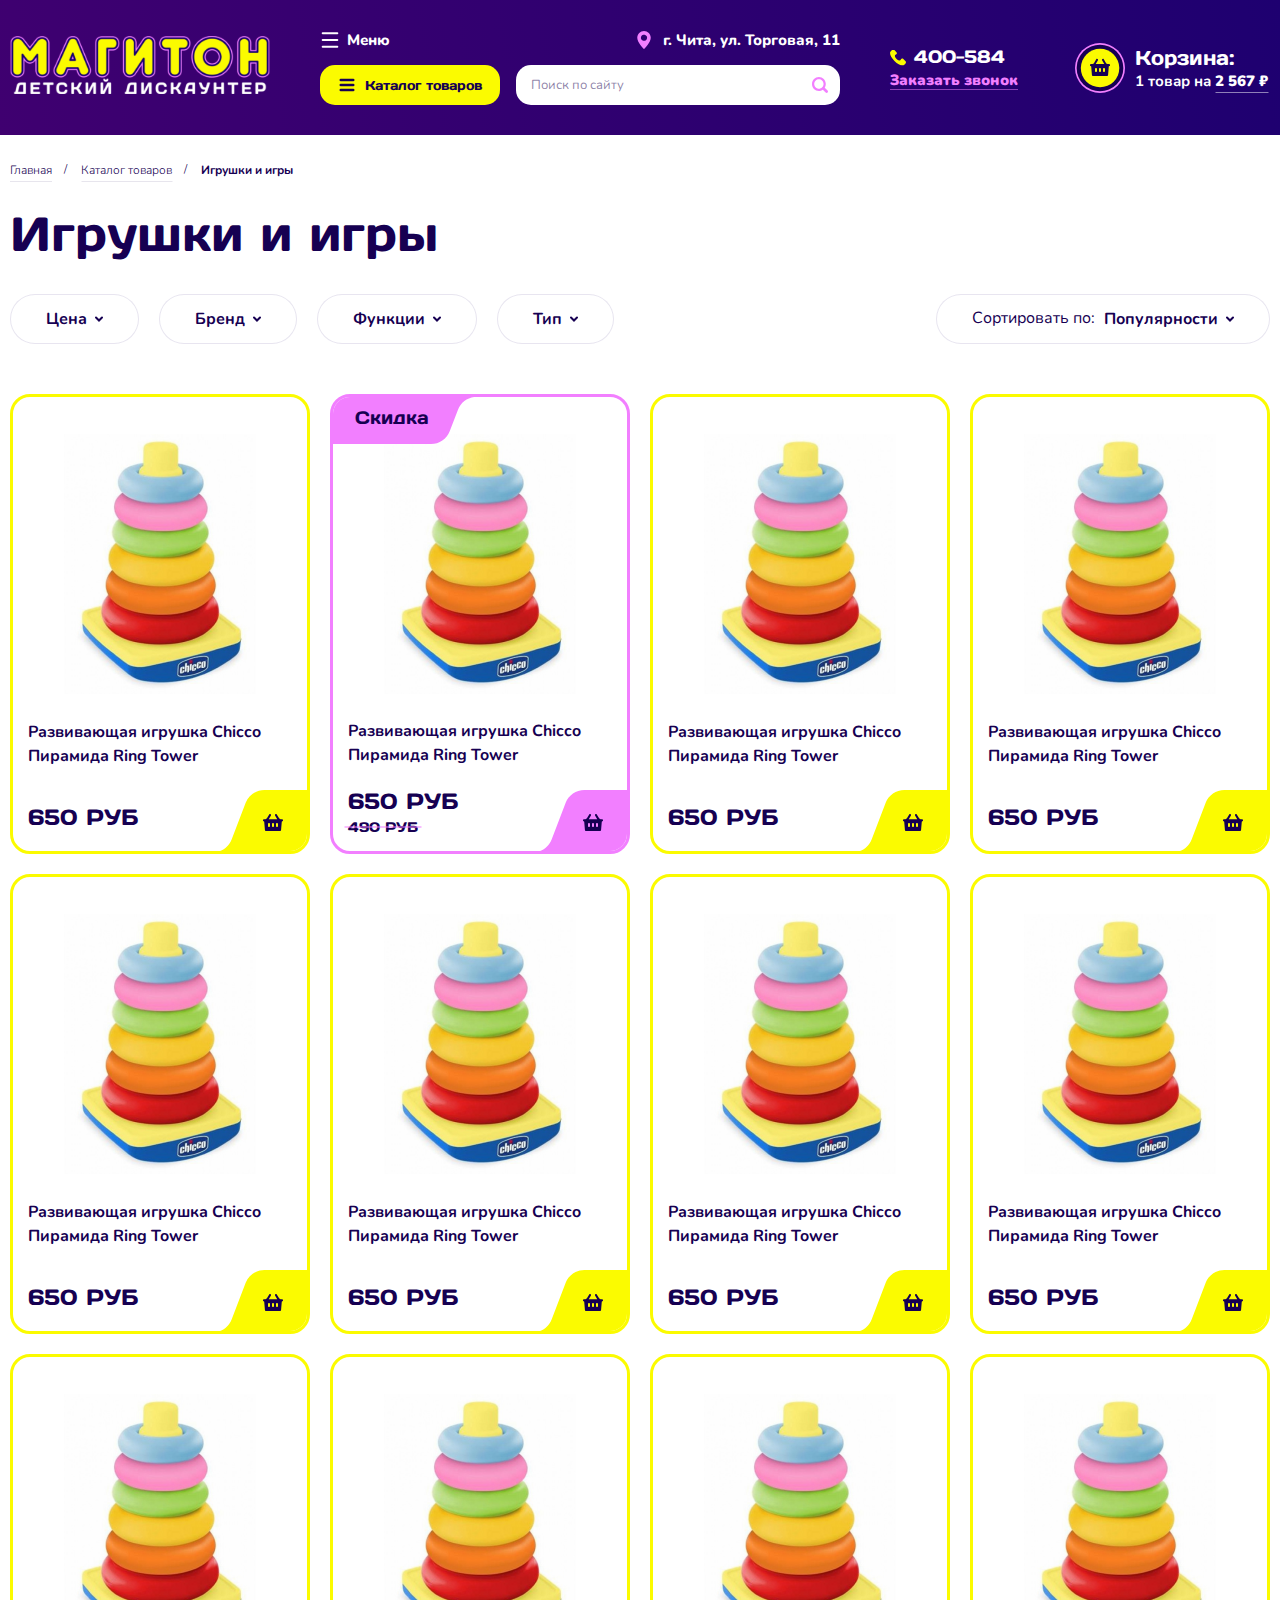
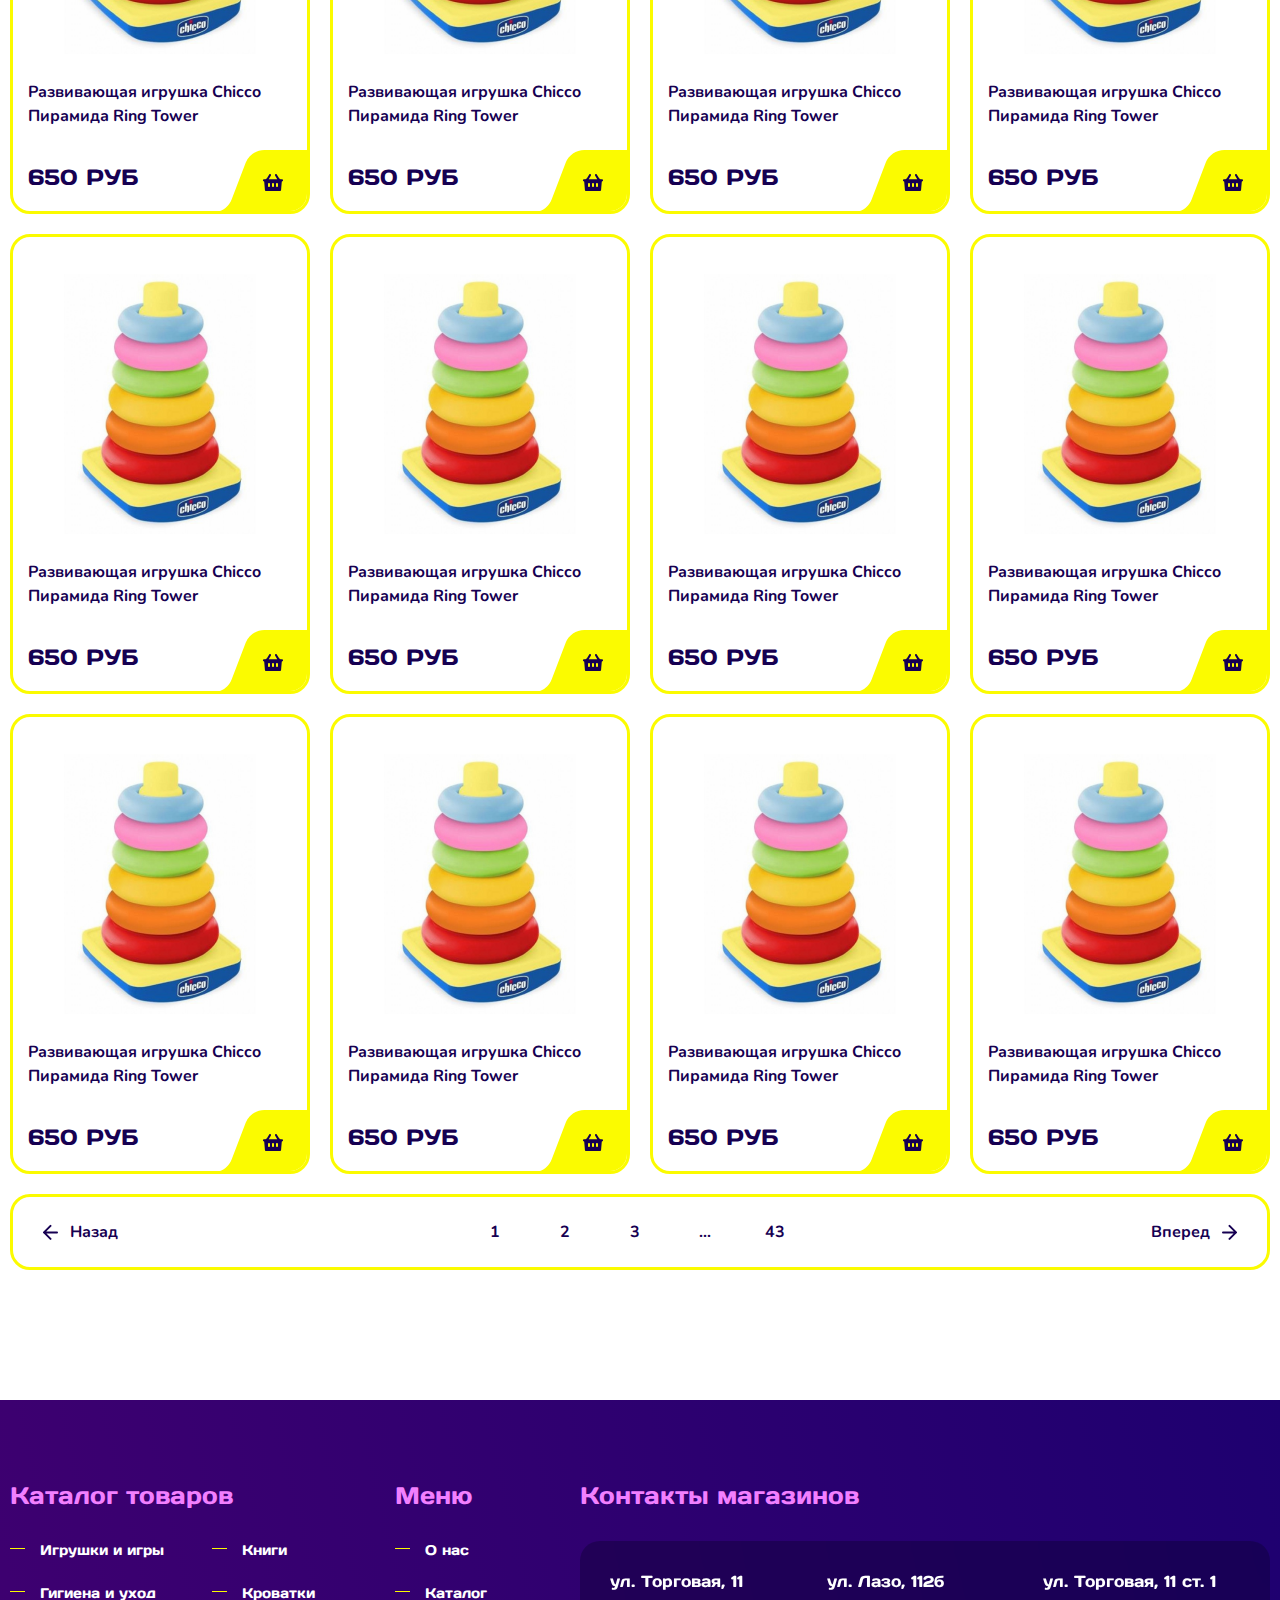
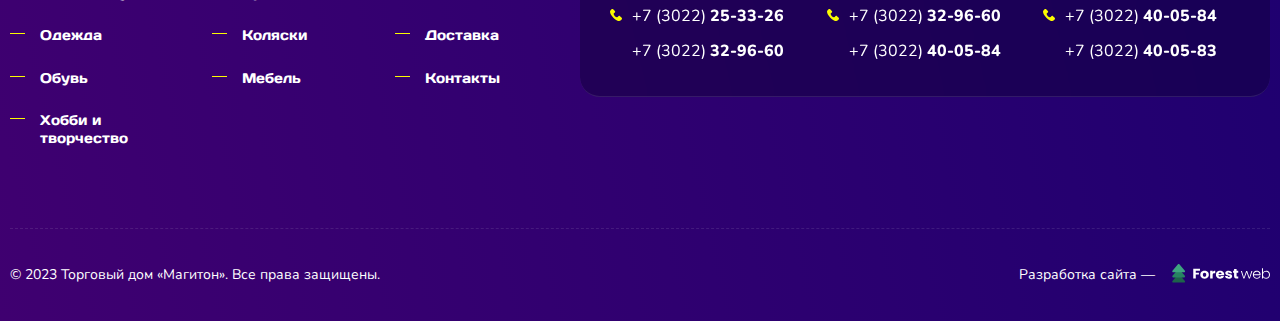
<file: cataloge.html>
<!DOCTYPE html>
<html lang="ru">
  <head>
    <meta charset="utf-8">
    <meta http-equiv="X-UA-Compatible" content="IE=edge">
    <title>Cataloge</title>
    <meta name="theme-color" content="#fff">
    <meta name="apple-mobile-web-app-status-bar-style" content="black-translucent">
    <meta name="viewport" content="width=device-width, user-scalable=no, initial-scale=1.0, maximum-scale=1.0, minimum-scale=1.0">
    <link rel="shortcut icon" href="img/favicons/favicon.ico" type="image/x-icon">
    <link rel="icon" sizes="16x16" href="img/favicons/favicon-16x16.png" type="image/png">
    <link rel="icon" sizes="32x32" href="img/favicons/favicon-32x32.png" type="image/png">
    <link rel="apple-touch-icon-precomposed" href="img/favicons/apple-touch-icon-precomposed.png">
    <link rel="apple-touch-icon" href="img/favicons/apple-touch-icon.png">
    <link rel="apple-touch-icon" sizes="57x57" href="img/favicons/apple-touch-icon-57x57.png">
    <link rel="apple-touch-icon" sizes="60x60" href="img/favicons/apple-touch-icon-60x60.png">
    <link rel="apple-touch-icon" sizes="72x72" href="img/favicons/apple-touch-icon-72x72.png">
    <link rel="apple-touch-icon" sizes="76x76" href="img/favicons/apple-touch-icon-76x76.png">
    <link rel="apple-touch-icon" sizes="114x114" href="img/favicons/apple-touch-icon-114x114.png">
    <link rel="apple-touch-icon" sizes="120x120" href="img/favicons/apple-touch-icon-120x120.png">
    <link rel="apple-touch-icon" sizes="144x144" href="img/favicons/apple-touch-icon-144x144.png">
    <link rel="apple-touch-icon" sizes="152x152" href="img/favicons/apple-touch-icon-152x152.png">
    <link rel="apple-touch-icon" sizes="167x167" href="img/favicons/apple-touch-icon-167x167.png">
    <link rel="apple-touch-icon" sizes="180x180" href="img/favicons/apple-touch-icon-180x180.png">
    <link rel="apple-touch-icon" sizes="1024x1024" href="img/favicons/apple-touch-icon-1024x1024.png">
    <link
  rel="stylesheet"
  href="https://cdn.jsdelivr.net/npm/@fancyapps/ui@5.0/dist/fancybox/fancybox.css"
/>
    <link rel="stylesheet" href="styles/main.min.css">
  </head>
  <body>
    <div class="wrapper">
      <header class="header">
        <div class="container">
          <div class="header__inner">
            <div class="header__container"> <a class="header__logo" href="#"><img src="../../../img/common/logo.svg" alt="logo"/></a>
              <div class="header__wrapper">
                <div class="header__wrapper-top">
                  <button class="header__nav-button -js-show-mobile-menu" type="button">
                    <div class="header__nav-button-icon"> 
                      <svg width="20" height="20" viewBox="0 0 20 20" fill="none" xmlns="http://www.w3.org/2000/svg">
                        <path d="M17.3332 16.6667L2.6665 16.6667" stroke="white" stroke-width="2" stroke-linecap="round" stroke-linejoin="round"></path>
                        <path d="M17.3332 10L2.6665 10" stroke="white" stroke-width="2" stroke-linecap="round" stroke-linejoin="round"></path>
                        <path d="M17.3332 3.33334L2.6665 3.33334" stroke="white" stroke-width="2" stroke-linecap="round" stroke-linejoin="round"></path>
                      </svg>
                    </div>
                    <div class="header__nav-button-text">Меню </div>
                  </button>
                  <button class="header__search-button" type="button">
                    <div class="header__search-button-icon"> 
                      <svg width="20" height="20" viewBox="0 0 20 20" fill="none" xmlns="http://www.w3.org/2000/svg">
                        <path d="M9.16667 15.8333C12.8486 15.8333 15.8333 12.8486 15.8333 9.16667C15.8333 5.48477 12.8486 2.5 9.16667 2.5C5.48477 2.5 2.5 5.48477 2.5 9.16667C2.5 12.8486 5.48477 15.8333 9.16667 15.8333Z" stroke="white" stroke-width="2" stroke-linecap="round" stroke-linejoin="round"></path>
                        <path d="M17.6401 17.5L14.0151 13.875" stroke="white" stroke-width="2" stroke-linecap="round" stroke-linejoin="round"></path>
                      </svg>
                    </div>
                    <div class="header__search-button-text">Поиск </div>
                  </button><a class="header__phone" href="tel:400584">
                    <div class="header__phone-icon"> 
                      <svg width="20" height="20" viewBox="0 0 20 20" fill="none" xmlns="http://www.w3.org/2000/svg">
                        <path d="M17.9995 13.9791V16.3877C18.0004 16.6113 17.9545 16.8327 17.8648 17.0375C17.775 17.2424 17.6434 17.4263 17.4783 17.5775C17.3132 17.7286 17.1183 17.8437 16.906 17.9154C16.6938 17.987 16.4689 18.0136 16.2457 17.9935C13.7702 17.725 11.3923 16.8808 9.30312 15.5286C7.35937 14.2959 5.71141 12.6512 4.47627 10.7113C3.11669 8.61679 2.27059 6.23206 2.00653 3.75036C1.98643 3.52834 2.01286 3.30457 2.08416 3.0933C2.15546 2.88203 2.27005 2.6879 2.42065 2.52325C2.57124 2.35861 2.75454 2.22706 2.95886 2.13699C3.16319 2.04691 3.38407 2.00029 3.60744 2.00008H6.02086C6.41128 1.99624 6.78977 2.13422 7.0858 2.3883C7.38182 2.64237 7.57517 2.99521 7.62981 3.38103C7.73168 4.15185 7.92059 4.9087 8.19295 5.63713C8.30118 5.9245 8.32461 6.23682 8.26045 6.53707C8.19629 6.83732 8.04723 7.11292 7.83093 7.33121L6.80925 8.35087C7.95446 10.3609 9.62206 12.0252 11.6361 13.1682L12.6578 12.1485C12.8765 11.9326 13.1527 11.7839 13.4535 11.7198C13.7544 11.6558 14.0673 11.6792 14.3552 11.7872C15.0851 12.059 15.8435 12.2476 16.6158 12.3492C17.0066 12.4042 17.3635 12.6007 17.6186 12.9012C17.8737 13.2017 18.0093 13.5853 17.9995 13.9791Z" stroke="white" stroke-width="2" stroke-linecap="round" stroke-linejoin="round"></path>
                      </svg>
                    </div>
                    <div class="header__phone-text">400-584 </div></a>
                  <nav class="header__nav">
                    <ul class="header__nav-list">
                      <li class="header__nav-item"><a class="header__nav-link" href="#">О нас</a></li>
                      <li class="header__nav-item"><a class="header__nav-link" href="#">Каталог</a></li>
                      <li class="header__nav-item"><a class="header__nav-link" href="#">Доставка</a></li>
                      <li class="header__nav-item"><a class="header__nav-link" href="#">Контакты</a></li>
                      <li class="header__nav-item">
                        <div class="header__location"> 
                          <div class="header__location-icon"> <img src="../../../img/icons/location-icon.svg" alt="pointer"/></div>
                          <div class="header__location-text">г. Чита, ул. Торговая, 11</div>
                        </div>
                      </li>
                    </ul>
                  </nav>
                  <div class="header__location"> 
                    <div class="header__location-icon"> <img src="../../../img/icons/location-icon.svg" alt="pointer"/></div>
                    <div class="header__location-text">г. Чита, ул. Торговая, 11</div>
                  </div>
                </div>
                <div class="header__wrapper-bottom">
                  <button class="header__cataloge-button" type="button">
                    <div class="header__cataloge-button-icon">
                      <svg width="16" height="14" viewBox="0 0 16 14" fill="none" xmlns="http://www.w3.org/2000/svg">
                        <path d="M1.75 2H14.25M1.75 7H14.25M1.75 12H14.25" stroke="#160052" stroke-width="2.5" stroke-linecap="round" stroke-linejoin="round"></path>
                      </svg>
                    </div>
                    <div class="header__cataloge-button-text"><span>Каталог</span> <span>товаров</span></div>
                  </button>
                  <button class="header__menu-button -js-show-mobile-menu" type="button">
                    <div class="header__menu-button-icon">
                      <svg width="16" height="14" viewBox="0 0 16 14" fill="none" xmlns="http://www.w3.org/2000/svg">
                        <path d="M1.75 2H14.25M1.75 7H14.25M1.75 12H14.25" stroke="#160052" stroke-width="2.5" stroke-linecap="round" stroke-linejoin="round"></path>
                      </svg>
                    </div>
                    <div class="header__menu-button-text">Меню</div>
                  </button>
                  <div class="header__search"> 
                    <form class="header__search-form search-form" action="#">
                      <div class="search-form__inner">
                        <button class="header__search-close" type="button">
                          <svg width="12" height="12" viewBox="0 0 12 12" fill="none" xmlns="http://www.w3.org/2000/svg">
                            <g opacity="0.1">
                              <path d="M1 1L10.6667 10.6667" stroke="#160052" stroke-width="2" stroke-linecap="round" stroke-linejoin="round"></path>
                              <path d="M10.6667 1L1.00005 10.6667" stroke="#160052" stroke-width="2" stroke-linecap="round" stroke-linejoin="round"></path>
                            </g>
                          </svg>
                        </button>
                        <div class="search-form__input">
                          <input type="text" placeholder="Поиск по сайту"/>
                        </div>
                        <button class="search-form__submit" type="submit">
                          <div class="search-form__submit-icon"><img src="../../../img/icons/loope.svg" alt="loope"/></div>
                          <div class="search-form__submit-text">Найти</div>
                        </button>
                      </div>
                    </form>
                    <div class="header__search-results search-products"> 
                      <div class="header__search-products search-products__items"><a class="search-products__item" href="#">
                          <div class="search-products__item-image"> <img src="../../../img/products/product.png" alt="product"/></div>
                          <h3 class="search-products__item-title">Развивающая игрушка Chicco Пирамида Ring Tower</h3>
                          <div class="search-products__item-price"> 
                            <p class="search-products__item-current-price">1 599 РУБ</p>
                            <p class="search-products__item-old-price">1 850 РУБ</p>
                          </div></a><a class="search-products__item" href="#">
                          <div class="search-products__item-image"> <img src="../../../img/products/product.png" alt="product"/></div>
                          <h3 class="search-products__item-title">Развивающая игрушка Chicco Пирамида Ring Tower</h3>
                          <div class="search-products__item-price"> 
                            <p class="search-products__item-current-price">1 599 РУБ</p>
                            <p class="search-products__item-old-price">1 850 РУБ</p>
                          </div></a><a class="search-products__item" href="#">
                          <div class="search-products__item-image"> <img src="../../../img/products/product.png" alt="product"/></div>
                          <h3 class="search-products__item-title">Развивающая игрушка Chicco Пирамида Ring Tower</h3>
                          <div class="search-products__item-price"> 
                            <p class="search-products__item-current-price">1 599 РУБ</p>
                            <p class="search-products__item-old-price">1 850 РУБ</p>
                          </div></a><a class="search-products__item" href="#">
                          <div class="search-products__item-image"> <img src="../../../img/products/product.png" alt="product"/></div>
                          <h3 class="search-products__item-title">Развивающая игрушка Chicco Пирамида Ring Tower</h3>
                          <div class="search-products__item-price"> 
                            <p class="search-products__item-current-price">1 599 РУБ</p>
                            <p class="search-products__item-old-price">1 850 РУБ</p>
                          </div></a><a class="search-products__item" href="#">
                          <div class="search-products__item-image"> <img src="../../../img/products/product.png" alt="product"/></div>
                          <h3 class="search-products__item-title">Развивающая игрушка Chicco Пирамида Ring Tower</h3>
                          <div class="search-products__item-price"> 
                            <p class="search-products__item-current-price">1 599 РУБ</p>
                            <p class="search-products__item-old-price">1 850 РУБ</p>
                          </div></a><a class="search-products__item" href="#">
                          <div class="search-products__item-image"> <img src="../../../img/products/product.png" alt="product"/></div>
                          <h3 class="search-products__item-title">Развивающая игрушка Chicco Пирамида Ring Tower</h3>
                          <div class="search-products__item-price"> 
                            <p class="search-products__item-current-price">1 599 РУБ</p>
                            <p class="search-products__item-old-price">1 850 РУБ</p>
                          </div></a><a class="search-products__item" href="#">
                          <div class="search-products__item-image"> <img src="../../../img/products/product.png" alt="product"/></div>
                          <h3 class="search-products__item-title">Развивающая игрушка Chicco Пирамида Ring Tower</h3>
                          <div class="search-products__item-price"> 
                            <p class="search-products__item-current-price">1 599 РУБ</p>
                            <p class="search-products__item-old-price">1 850 РУБ</p>
                          </div></a>
                      </div><a class="search-products__button" href="#">Перейти в раздел «Игрушки и игры»</a>
                    </div>
                  </div>
                </div>
              </div>
              <div class="header__contacts"><a class="header__contacts-phone" href="tel:400584">400-584 </a>
                <button class="header__contacts-button -js-order-modal">Заказать звонок</button>
              </div><a class="header__cart" href="#">
                <div class="header__cart-icon"> <img src="../../../img/icons/contacts-icon.svg" alt="contacts"/></div>
                <div class="header__cart-content"> 
                  <h3 class="header__cart-title">Корзина:</h3>
                  <p class="header__cart-text"><span>1 товар на</span> <span>2 567 ₽</span></p>
                </div></a>
            </div>
          </div>
        </div>
      </header>
      <div class="cataloge-modal">
        <div class="cataloge-modal__overlay"> 
          <div class="cataloge-modal__inner"> 
            <div class="cataloge-modal__products"> 
              <div class="cataloge-modal__aside">
                <ul class="cataloge-modal__types">
                  <li class="cataloge-modal__type">        <a class="cataloge-modal__type-link" href="#" data-cataloge-trigger="cataloge-type-1">
                      <div class="cataloge-modal__type-icon"><img src="../../../img/cataloge-modal/item1.svg" alt="type icon"/></div>
                      <h3 class="cataloge-modal__type-title">Игрушки и игры</h3>
                      <div class="cataloge-modal__type-arrow">
                        <svg width="6" height="10" viewBox="0 0 6 10" fill="none" xmlns="http://www.w3.org/2000/svg">
                          <path opacity="0.3" d="M1 1L5 5L1 9" stroke="#160052" stroke-width="2" stroke-linecap="round" stroke-linejoin="round"> </path>
                        </svg>
                      </div></a></li>
                  <li class="cataloge-modal__type">        <a class="cataloge-modal__type-link" href="#" data-cataloge-trigger="cataloge-type-2">
                      <div class="cataloge-modal__type-icon"><img src="../../../img/cataloge-modal/item2.svg" alt="type icon"/></div>
                      <h3 class="cataloge-modal__type-title">Гигиена и уход</h3>
                      <div class="cataloge-modal__type-arrow">
                        <svg width="6" height="10" viewBox="0 0 6 10" fill="none" xmlns="http://www.w3.org/2000/svg">
                          <path opacity="0.3" d="M1 1L5 5L1 9" stroke="#160052" stroke-width="2" stroke-linecap="round" stroke-linejoin="round"> </path>
                        </svg>
                      </div></a></li>
                  <li class="cataloge-modal__type">        <a class="cataloge-modal__type-link" href="#" data-cataloge-trigger="cataloge-type-3">
                      <div class="cataloge-modal__type-icon"><img src="../../../img/cataloge-modal/item3.svg" alt="type icon"/></div>
                      <h3 class="cataloge-modal__type-title">Одежда</h3>
                      <div class="cataloge-modal__type-arrow">
                        <svg width="6" height="10" viewBox="0 0 6 10" fill="none" xmlns="http://www.w3.org/2000/svg">
                          <path opacity="0.3" d="M1 1L5 5L1 9" stroke="#160052" stroke-width="2" stroke-linecap="round" stroke-linejoin="round"> </path>
                        </svg>
                      </div></a></li>
                  <li class="cataloge-modal__type">        <a class="cataloge-modal__type-link" href="#" data-cataloge-trigger="cataloge-type-4">
                      <div class="cataloge-modal__type-icon"><img src="../../../img/cataloge-modal/item4.svg" alt="type icon"/></div>
                      <h3 class="cataloge-modal__type-title">Обувь</h3>
                      <div class="cataloge-modal__type-arrow">
                        <svg width="6" height="10" viewBox="0 0 6 10" fill="none" xmlns="http://www.w3.org/2000/svg">
                          <path opacity="0.3" d="M1 1L5 5L1 9" stroke="#160052" stroke-width="2" stroke-linecap="round" stroke-linejoin="round"> </path>
                        </svg>
                      </div></a></li>
                  <li class="cataloge-modal__type">        <a class="cataloge-modal__type-link" href="#" data-cataloge-trigger="cataloge-type-5">
                      <div class="cataloge-modal__type-icon"><img src="../../../img/cataloge-modal/item5.svg" alt="type icon"/></div>
                      <h3 class="cataloge-modal__type-title">Хобби и творчество</h3>
                      <div class="cataloge-modal__type-arrow">
                        <svg width="6" height="10" viewBox="0 0 6 10" fill="none" xmlns="http://www.w3.org/2000/svg">
                          <path opacity="0.3" d="M1 1L5 5L1 9" stroke="#160052" stroke-width="2" stroke-linecap="round" stroke-linejoin="round"> </path>
                        </svg>
                      </div></a></li>
                  <li class="cataloge-modal__type">        <a class="cataloge-modal__type-link" href="#" data-cataloge-trigger="cataloge-type-6">
                      <div class="cataloge-modal__type-icon"><img src="../../../img/cataloge-modal/item6.svg" alt="type icon"/></div>
                      <h3 class="cataloge-modal__type-title">Книги</h3>
                      <div class="cataloge-modal__type-arrow">
                        <svg width="6" height="10" viewBox="0 0 6 10" fill="none" xmlns="http://www.w3.org/2000/svg">
                          <path opacity="0.3" d="M1 1L5 5L1 9" stroke="#160052" stroke-width="2" stroke-linecap="round" stroke-linejoin="round"> </path>
                        </svg>
                      </div></a></li>
                  <li class="cataloge-modal__type">        <a class="cataloge-modal__type-link" href="#" data-cataloge-trigger="cataloge-type-7">
                      <div class="cataloge-modal__type-icon"><img src="../../../img/cataloge-modal/item7.svg" alt="type icon"/></div>
                      <h3 class="cataloge-modal__type-title">Кроватки</h3>
                      <div class="cataloge-modal__type-arrow">
                        <svg width="6" height="10" viewBox="0 0 6 10" fill="none" xmlns="http://www.w3.org/2000/svg">
                          <path opacity="0.3" d="M1 1L5 5L1 9" stroke="#160052" stroke-width="2" stroke-linecap="round" stroke-linejoin="round"> </path>
                        </svg>
                      </div></a></li>
                  <li class="cataloge-modal__type">        <a class="cataloge-modal__type-link" href="#" data-cataloge-trigger="cataloge-type-8">
                      <div class="cataloge-modal__type-icon"><img src="../../../img/cataloge-modal/item8.svg" alt="type icon"/></div>
                      <h3 class="cataloge-modal__type-title">Коляски</h3>
                      <div class="cataloge-modal__type-arrow">
                        <svg width="6" height="10" viewBox="0 0 6 10" fill="none" xmlns="http://www.w3.org/2000/svg">
                          <path opacity="0.3" d="M1 1L5 5L1 9" stroke="#160052" stroke-width="2" stroke-linecap="round" stroke-linejoin="round"> </path>
                        </svg>
                      </div></a></li>
                  <li class="cataloge-modal__type">        <a class="cataloge-modal__type-link" href="#" data-cataloge-trigger="cataloge-type-9">
                      <div class="cataloge-modal__type-icon"><img src="../../../img/cataloge-modal/item9.svg" alt="type icon"/></div>
                      <h3 class="cataloge-modal__type-title">Мебель</h3>
                      <div class="cataloge-modal__type-arrow">
                        <svg width="6" height="10" viewBox="0 0 6 10" fill="none" xmlns="http://www.w3.org/2000/svg">
                          <path opacity="0.3" d="M1 1L5 5L1 9" stroke="#160052" stroke-width="2" stroke-linecap="round" stroke-linejoin="round"> </path>
                        </svg>
                      </div></a></li>
                </ul>
              </div>
              <div class="cataloge-modal__content">
                <div class="cataloge-modal__content-wrapper"> 
                  <div class="cataloge-modal__content-item" data-cataloge-content="cataloge-type-1">
                    <div class="cataloge-modal__content-top"> 
                      <button class="cataloge-modal__return-button" type="button">
                        <svg xmlns="http://www.w3.org/2000/svg" width="12" height="23" viewBox="0 0 12 23" fill="none">
                          <path d="M11 1.95975L1 11.9436L11 21.9275" stroke="#F27FFF" stroke-width="2" stroke-linecap="round" stroke-linejoin="round"></path>
                        </svg>
                      </button>
                      <h3 class="cataloge-modal__content-title"> </h3>
                    </div>
                    <div class="cataloge-modal__lists"> 
                      <div class="cataloge-modal__list"> 
                        <h3>Title1</h3>
                        <ul> 
                          <li> <a href="#">List1</a></li>
                          <li> <a href="#">Dolore magna aliquaffffffffff</a></li>
                          <li> <a href="#">Dolore magna aliqua</a></li>
                          <li> <a href="#">Dolore magna aliqua</a></li>
                          <li> <a href="#">Dolore magna aliqua</a></li>
                          <li> <a href="#">Dolore magna aliqua</a></li>
                        </ul>
                      </div>
                      <div class="cataloge-modal__list"> 
                        <h3>Title2</h3>
                        <ul> 
                          <li> <a href="#">List2</a></li>
                          <li> <a href="#">Dolore magna aliquaffffffffff</a></li>
                          <li> <a href="#">Dolore magna aliqua</a></li>
                          <li> <a href="#">Dolore magna aliqua</a></li>
                          <li> <a href="#">Dolore magna aliqua</a></li>
                          <li> <a href="#">Dolore magna aliqua</a></li>
                        </ul>
                      </div>
                      <div class="cataloge-modal__list"> 
                        <h3>Title3</h3>
                        <ul> 
                          <li> <a href="#">List3</a></li>
                          <li> <a href="#">Dolore magna aliquaffffffffff</a></li>
                          <li> <a href="#">Dolore magna aliqua</a></li>
                          <li> <a href="#">Dolore magna aliqua</a></li>
                          <li> <a href="#">Dolore magna aliqua</a></li>
                          <li> <a href="#">Dolore magna aliqua</a></li>
                        </ul>
                      </div>
                      <div class="cataloge-modal__list"> 
                        <h3>Title4</h3>
                        <ul> 
                          <li> <a href="#">List4</a></li>
                          <li> <a href="#">Dolore magna aliquaffffffffff</a></li>
                          <li> <a href="#">Dolore magna aliqua</a></li>
                          <li> <a href="#">Dolore magna aliqua</a></li>
                          <li> <a href="#">Dolore magna aliqua</a></li>
                          <li> <a href="#">Dolore magna aliqua</a></li>
                        </ul>
                      </div>
                      <div class="cataloge-modal__list"> 
                        <h3>Title5</h3>
                        <ul> 
                          <li> <a href="#">List5</a></li>
                          <li> <a href="#">Dolore magna aliquaffffffffff</a></li>
                          <li> <a href="#">Dolore magna aliqua</a></li>
                          <li> <a href="#">Dolore magna aliqua</a></li>
                          <li> <a href="#">Dolore magna aliqua</a></li>
                          <li> <a href="#">Dolore magna aliqua</a></li>
                        </ul>
                      </div>
                      <div class="cataloge-modal__list"> 
                        <h3>Title6</h3>
                        <ul> 
                          <li> <a href="#">List6</a></li>
                          <li> <a href="#">Dolore magna aliquaffffffffff</a></li>
                          <li> <a href="#">Dolore magna aliqua</a></li>
                          <li> <a href="#">Dolore magna aliqua</a></li>
                          <li> <a href="#">Dolore magna aliqua</a></li>
                          <li> <a href="#">Dolore magna aliqua</a></li>
                        </ul>
                      </div>
                      <div class="cataloge-modal__list"> 
                        <h3>Title4</h3>
                        <ul> 
                          <li> <a href="#">List4</a></li>
                          <li> <a href="#">Dolore magna aliquaffffffffff</a></li>
                          <li> <a href="#">Dolore magna aliqua</a></li>
                          <li> <a href="#">Dolore magna aliqua</a></li>
                          <li> <a href="#">Dolore magna aliqua</a></li>
                          <li> <a href="#">Dolore magna aliqua</a></li>
                        </ul>
                      </div>
                      <div class="cataloge-modal__list"> 
                        <h3>Title5</h3>
                        <ul> 
                          <li> <a href="#">List5</a></li>
                          <li> <a href="#">Dolore magna aliquaffffffffff</a></li>
                          <li> <a href="#">Dolore magna aliqua</a></li>
                          <li> <a href="#">Dolore magna aliqua</a></li>
                          <li> <a href="#">Dolore magna aliqua</a></li>
                          <li> <a href="#">Dolore magna aliqua</a></li>
                        </ul>
                      </div>
                      <div class="cataloge-modal__list"> 
                        <h3>Title6</h3>
                        <ul> 
                          <li> <a href="#">List6</a></li>
                          <li> <a href="#">Dolore magna aliquaffffffffff</a></li>
                          <li> <a href="#">Dolore magna aliqua</a></li>
                          <li> <a href="#">Dolore magna aliqua</a></li>
                          <li> <a href="#">Dolore magna aliqua</a></li>
                          <li> <a href="#">Dolore magna aliqua</a></li>
                        </ul>
                      </div>
                    </div>
                  </div>
                  <div class="cataloge-modal__content-item" data-cataloge-content="cataloge-type-2">
                    <div class="cataloge-modal__content-top"> 
                      <button class="cataloge-modal__return-button" type="button">
                        <svg xmlns="http://www.w3.org/2000/svg" width="12" height="23" viewBox="0 0 12 23" fill="none">
                          <path d="M11 1.95975L1 11.9436L11 21.9275" stroke="#F27FFF" stroke-width="2" stroke-linecap="round" stroke-linejoin="round"></path>
                        </svg>
                      </button>
                      <h3 class="cataloge-modal__content-title"> </h3>
                    </div>
                    <div class="cataloge-modal__lists"> 
                      <div class="cataloge-modal__list"> 
                        <h3>Title1</h3>
                        <ul> 
                          <li> <a href="#">List1</a></li>
                          <li> <a href="#">Dolore magna aliquaffffffffff</a></li>
                          <li> <a href="#">Dolore magna aliqua</a></li>
                          <li> <a href="#">Dolore magna aliqua</a></li>
                          <li> <a href="#">Dolore magna aliqua</a></li>
                          <li> <a href="#">Dolore magna aliqua</a></li>
                        </ul>
                      </div>
                      <div class="cataloge-modal__list"> 
                        <h3>Title2</h3>
                        <ul> 
                          <li> <a href="#">List2</a></li>
                          <li> <a href="#">Dolore magna aliquaffffffffff</a></li>
                          <li> <a href="#">Dolore magna aliqua</a></li>
                          <li> <a href="#">Dolore magna aliqua</a></li>
                          <li> <a href="#">Dolore magna aliqua</a></li>
                          <li> <a href="#">Dolore magna aliqua</a></li>
                        </ul>
                      </div>
                      <div class="cataloge-modal__list"> 
                        <h3>Title3</h3>
                        <ul> 
                          <li> <a href="#">List3</a></li>
                          <li> <a href="#">Dolore magna aliquaffffffffff</a></li>
                          <li> <a href="#">Dolore magna aliqua</a></li>
                          <li> <a href="#">Dolore magna aliqua</a></li>
                          <li> <a href="#">Dolore magna aliqua</a></li>
                          <li> <a href="#">Dolore magna aliqua</a></li>
                        </ul>
                      </div>
                      <div class="cataloge-modal__list"> 
                        <h3>Title4</h3>
                        <ul> 
                          <li> <a href="#">List4</a></li>
                          <li> <a href="#">Dolore magna aliquaffffffffff</a></li>
                          <li> <a href="#">Dolore magna aliqua</a></li>
                          <li> <a href="#">Dolore magna aliqua</a></li>
                          <li> <a href="#">Dolore magna aliqua</a></li>
                          <li> <a href="#">Dolore magna aliqua</a></li>
                        </ul>
                      </div>
                    </div>
                  </div>
                  <div class="cataloge-modal__content-item" data-cataloge-content="cataloge-type-3">
                    <div class="cataloge-modal__content-top"> 
                      <button class="cataloge-modal__return-button" type="button">
                        <svg xmlns="http://www.w3.org/2000/svg" width="12" height="23" viewBox="0 0 12 23" fill="none">
                          <path d="M11 1.95975L1 11.9436L11 21.9275" stroke="#F27FFF" stroke-width="2" stroke-linecap="round" stroke-linejoin="round"></path>
                        </svg>
                      </button>
                      <h3 class="cataloge-modal__content-title"> </h3>
                    </div>
                    <div class="cataloge-modal__lists"> 
                      <div class="cataloge-modal__list"> 
                        <h3>Title1</h3>
                        <ul> 
                          <li> <a href="#">List1</a></li>
                          <li> <a href="#">Dolore magna aliquaffffffffff</a></li>
                          <li> <a href="#">Dolore magna aliqua</a></li>
                          <li> <a href="#">Dolore magna aliqua</a></li>
                          <li> <a href="#">Dolore magna aliqua</a></li>
                          <li> <a href="#">Dolore magna aliqua</a></li>
                        </ul>
                      </div>
                      <div class="cataloge-modal__list"> 
                        <h3>Title2</h3>
                        <ul> 
                          <li> <a href="#">List2</a></li>
                          <li> <a href="#">Dolore magna aliquaffffffffff</a></li>
                          <li> <a href="#">Dolore magna aliqua</a></li>
                          <li> <a href="#">Dolore magna aliqua</a></li>
                          <li> <a href="#">Dolore magna aliqua</a></li>
                          <li> <a href="#">Dolore magna aliqua</a></li>
                        </ul>
                      </div>
                    </div>
                  </div>
                  <div class="cataloge-modal__content-item" data-cataloge-content="cataloge-type-4">
                    <div class="cataloge-modal__content-top"> 
                      <button class="cataloge-modal__return-button" type="button">
                        <svg xmlns="http://www.w3.org/2000/svg" width="12" height="23" viewBox="0 0 12 23" fill="none">
                          <path d="M11 1.95975L1 11.9436L11 21.9275" stroke="#F27FFF" stroke-width="2" stroke-linecap="round" stroke-linejoin="round"></path>
                        </svg>
                      </button>
                      <h3 class="cataloge-modal__content-title"> </h3>
                    </div>
                    <div class="cataloge-modal__lists"> 
                      <div class="cataloge-modal__list"> 
                        <h3>Title1</h3>
                        <ul> 
                          <li> <a href="#">List1</a></li>
                          <li> <a href="#">Dolore magna aliquaffffffffff</a></li>
                          <li> <a href="#">Dolore magna aliqua</a></li>
                          <li> <a href="#">Dolore magna aliqua</a></li>
                          <li> <a href="#">Dolore magna aliqua</a></li>
                          <li> <a href="#">Dolore magna aliqua</a></li>
                        </ul>
                      </div>
                      <div class="cataloge-modal__list"> 
                        <h3>Title2</h3>
                        <ul> 
                          <li> <a href="#">List2</a></li>
                          <li> <a href="#">Dolore magna aliquaffffffffff</a></li>
                          <li> <a href="#">Dolore magna aliqua</a></li>
                          <li> <a href="#">Dolore magna aliqua</a></li>
                          <li> <a href="#">Dolore magna aliqua</a></li>
                          <li> <a href="#">Dolore magna aliqua</a></li>
                        </ul>
                      </div>
                      <div class="cataloge-modal__list"> 
                        <h3>Title3</h3>
                        <ul> 
                          <li> <a href="#">List3</a></li>
                          <li> <a href="#">Dolore magna aliquaffffffffff</a></li>
                          <li> <a href="#">Dolore magna aliqua</a></li>
                          <li> <a href="#">Dolore magna aliqua</a></li>
                          <li> <a href="#">Dolore magna aliqua</a></li>
                          <li> <a href="#">Dolore magna aliqua</a></li>
                        </ul>
                      </div>
                      <div class="cataloge-modal__list"> 
                        <h3>Title4</h3>
                        <ul> 
                          <li> <a href="#">List4</a></li>
                          <li> <a href="#">Dolore magna aliquaffffffffff</a></li>
                          <li> <a href="#">Dolore magna aliqua</a></li>
                          <li> <a href="#">Dolore magna aliqua</a></li>
                          <li> <a href="#">Dolore magna aliqua</a></li>
                          <li> <a href="#">Dolore magna aliqua</a></li>
                        </ul>
                      </div>
                      <div class="cataloge-modal__list"> 
                        <h3>Title5</h3>
                        <ul> 
                          <li> <a href="#">List5</a></li>
                          <li> <a href="#">Dolore magna aliquaffffffffff</a></li>
                          <li> <a href="#">Dolore magna aliqua</a></li>
                          <li> <a href="#">Dolore magna aliqua</a></li>
                          <li> <a href="#">Dolore magna aliqua</a></li>
                          <li> <a href="#">Dolore magna aliqua</a></li>
                        </ul>
                      </div>
                    </div>
                  </div>
                  <div class="cataloge-modal__content-item" data-cataloge-content="cataloge-type-5">
                    <div class="cataloge-modal__content-top"> 
                      <button class="cataloge-modal__return-button" type="button">
                        <svg xmlns="http://www.w3.org/2000/svg" width="12" height="23" viewBox="0 0 12 23" fill="none">
                          <path d="M11 1.95975L1 11.9436L11 21.9275" stroke="#F27FFF" stroke-width="2" stroke-linecap="round" stroke-linejoin="round"></path>
                        </svg>
                      </button>
                      <h3 class="cataloge-modal__content-title"> </h3>
                    </div>
                    <div class="cataloge-modal__lists"> 
                      <div class="cataloge-modal__list"> 
                        <h3>Title1</h3>
                        <ul> 
                          <li> <a href="#">List1</a></li>
                          <li> <a href="#">Dolore magna aliquaffffffffff</a></li>
                          <li> <a href="#">Dolore magna aliqua</a></li>
                          <li> <a href="#">Dolore magna aliqua</a></li>
                          <li> <a href="#">Dolore magna aliqua</a></li>
                          <li> <a href="#">Dolore magna aliqua</a></li>
                        </ul>
                      </div>
                    </div>
                  </div>
                  <div class="cataloge-modal__content-item" data-cataloge-content="cataloge-type-6">
                    <div class="cataloge-modal__content-top"> 
                      <button class="cataloge-modal__return-button" type="button">
                        <svg xmlns="http://www.w3.org/2000/svg" width="12" height="23" viewBox="0 0 12 23" fill="none">
                          <path d="M11 1.95975L1 11.9436L11 21.9275" stroke="#F27FFF" stroke-width="2" stroke-linecap="round" stroke-linejoin="round"></path>
                        </svg>
                      </button>
                      <h3 class="cataloge-modal__content-title"> </h3>
                    </div>
                    <div class="cataloge-modal__lists"> 
                      <div class="cataloge-modal__list"> 
                        <h3>Title1</h3>
                        <ul> 
                          <li> <a href="#">List1</a></li>
                          <li> <a href="#">Dolore magna aliquaffffffffff</a></li>
                          <li> <a href="#">Dolore magna aliqua</a></li>
                          <li> <a href="#">Dolore magna aliqua</a></li>
                          <li> <a href="#">Dolore magna aliqua</a></li>
                          <li> <a href="#">Dolore magna aliqua</a></li>
                        </ul>
                      </div>
                      <div class="cataloge-modal__list"> 
                        <h3>Title2</h3>
                        <ul> 
                          <li> <a href="#">List2</a></li>
                          <li> <a href="#">Dolore magna aliquaffffffffff</a></li>
                          <li> <a href="#">Dolore magna aliqua</a></li>
                          <li> <a href="#">Dolore magna aliqua</a></li>
                          <li> <a href="#">Dolore magna aliqua</a></li>
                          <li> <a href="#">Dolore magna aliqua</a></li>
                        </ul>
                      </div>
                      <div class="cataloge-modal__list"> 
                        <h3>Title3</h3>
                        <ul> 
                          <li> <a href="#">List3</a></li>
                          <li> <a href="#">Dolore magna aliquaffffffffff</a></li>
                          <li> <a href="#">Dolore magna aliqua</a></li>
                          <li> <a href="#">Dolore magna aliqua</a></li>
                          <li> <a href="#">Dolore magna aliqua</a></li>
                          <li> <a href="#">Dolore magna aliqua</a></li>
                        </ul>
                      </div>
                      <div class="cataloge-modal__list"> 
                        <h3>Title4</h3>
                        <ul> 
                          <li> <a href="#">List4</a></li>
                          <li> <a href="#">Dolore magna aliquaffffffffff</a></li>
                          <li> <a href="#">Dolore magna aliqua</a></li>
                          <li> <a href="#">Dolore magna aliqua</a></li>
                          <li> <a href="#">Dolore magna aliqua</a></li>
                          <li> <a href="#">Dolore magna aliqua</a></li>
                        </ul>
                      </div>
                      <div class="cataloge-modal__list"> 
                        <h3>Title5</h3>
                        <ul> 
                          <li> <a href="#">List5</a></li>
                          <li> <a href="#">Dolore magna aliquaffffffffff</a></li>
                          <li> <a href="#">Dolore magna aliqua</a></li>
                          <li> <a href="#">Dolore magna aliqua</a></li>
                          <li> <a href="#">Dolore magna aliqua</a></li>
                          <li> <a href="#">Dolore magna aliqua</a></li>
                        </ul>
                      </div>
                      <div class="cataloge-modal__list"> 
                        <h3>Title6</h3>
                        <ul> 
                          <li> <a href="#">List6</a></li>
                          <li> <a href="#">Dolore magna aliquaffffffffff</a></li>
                          <li> <a href="#">Dolore magna aliqua</a></li>
                          <li> <a href="#">Dolore magna aliqua</a></li>
                          <li> <a href="#">Dolore magna aliqua</a></li>
                          <li> <a href="#">Dolore magna aliqua</a></li>
                        </ul>
                      </div>
                    </div>
                  </div>
                  <div class="cataloge-modal__content-item" data-cataloge-content="cataloge-type-7">
                    <div class="cataloge-modal__content-top"> 
                      <button class="cataloge-modal__return-button" type="button">
                        <svg xmlns="http://www.w3.org/2000/svg" width="12" height="23" viewBox="0 0 12 23" fill="none">
                          <path d="M11 1.95975L1 11.9436L11 21.9275" stroke="#F27FFF" stroke-width="2" stroke-linecap="round" stroke-linejoin="round"></path>
                        </svg>
                      </button>
                      <h3 class="cataloge-modal__content-title"> </h3>
                    </div>
                    <div class="cataloge-modal__lists"> 
                      <div class="cataloge-modal__list"> 
                        <h3>Title1</h3>
                        <ul> 
                          <li> <a href="#">List1</a></li>
                          <li> <a href="#">Dolore magna aliquaffffffffff</a></li>
                          <li> <a href="#">Dolore magna aliqua</a></li>
                          <li> <a href="#">Dolore magna aliqua</a></li>
                          <li> <a href="#">Dolore magna aliqua</a></li>
                          <li> <a href="#">Dolore magna aliqua</a></li>
                        </ul>
                      </div>
                      <div class="cataloge-modal__list"> 
                        <h3>Title2</h3>
                        <ul> 
                          <li> <a href="#">List2</a></li>
                          <li> <a href="#">Dolore magna aliquaffffffffff</a></li>
                          <li> <a href="#">Dolore magna aliqua</a></li>
                          <li> <a href="#">Dolore magna aliqua</a></li>
                          <li> <a href="#">Dolore magna aliqua</a></li>
                          <li> <a href="#">Dolore magna aliqua</a></li>
                        </ul>
                      </div>
                      <div class="cataloge-modal__list"> 
                        <h3>Title3</h3>
                        <ul> 
                          <li> <a href="#">List3</a></li>
                          <li> <a href="#">Dolore magna aliquaffffffffff</a></li>
                          <li> <a href="#">Dolore magna aliqua</a></li>
                          <li> <a href="#">Dolore magna aliqua</a></li>
                          <li> <a href="#">Dolore magna aliqua</a></li>
                          <li> <a href="#">Dolore magna aliqua</a></li>
                        </ul>
                      </div>
                      <div class="cataloge-modal__list"> 
                        <h3>Title4</h3>
                        <ul> 
                          <li> <a href="#">List4</a></li>
                          <li> <a href="#">Dolore magna aliquaffffffffff</a></li>
                          <li> <a href="#">Dolore magna aliqua</a></li>
                          <li> <a href="#">Dolore magna aliqua</a></li>
                          <li> <a href="#">Dolore magna aliqua</a></li>
                          <li> <a href="#">Dolore magna aliqua</a></li>
                        </ul>
                      </div>
                    </div>
                  </div>
                  <div class="cataloge-modal__content-item" data-cataloge-content="cataloge-type-8">
                    <div class="cataloge-modal__content-top"> 
                      <button class="cataloge-modal__return-button" type="button">
                        <svg xmlns="http://www.w3.org/2000/svg" width="12" height="23" viewBox="0 0 12 23" fill="none">
                          <path d="M11 1.95975L1 11.9436L11 21.9275" stroke="#F27FFF" stroke-width="2" stroke-linecap="round" stroke-linejoin="round"></path>
                        </svg>
                      </button>
                      <h3 class="cataloge-modal__content-title"> </h3>
                    </div>
                    <div class="cataloge-modal__lists"> 
                      <div class="cataloge-modal__list"> 
                        <h3>Title1</h3>
                        <ul> 
                          <li> <a href="#">List1</a></li>
                          <li> <a href="#">Dolore magna aliquaffffffffff</a></li>
                          <li> <a href="#">Dolore magna aliqua</a></li>
                          <li> <a href="#">Dolore magna aliqua</a></li>
                          <li> <a href="#">Dolore magna aliqua</a></li>
                          <li> <a href="#">Dolore magna aliqua</a></li>
                        </ul>
                      </div>
                      <div class="cataloge-modal__list"> 
                        <h3>Title2</h3>
                        <ul> 
                          <li> <a href="#">List2</a></li>
                          <li> <a href="#">Dolore magna aliquaffffffffff</a></li>
                          <li> <a href="#">Dolore magna aliqua</a></li>
                          <li> <a href="#">Dolore magna aliqua</a></li>
                          <li> <a href="#">Dolore magna aliqua</a></li>
                          <li> <a href="#">Dolore magna aliqua</a></li>
                        </ul>
                      </div>
                    </div>
                  </div>
                  <div class="cataloge-modal__content-item" data-cataloge-content="cataloge-type-9">
                    <div class="cataloge-modal__content-top"> 
                      <button class="cataloge-modal__return-button" type="button">
                        <svg xmlns="http://www.w3.org/2000/svg" width="12" height="23" viewBox="0 0 12 23" fill="none">
                          <path d="M11 1.95975L1 11.9436L11 21.9275" stroke="#F27FFF" stroke-width="2" stroke-linecap="round" stroke-linejoin="round"></path>
                        </svg>
                      </button>
                      <h3 class="cataloge-modal__content-title"> </h3>
                    </div>
                    <div class="cataloge-modal__lists"> 
                      <div class="cataloge-modal__list"> 
                        <h3>Title1</h3>
                        <ul> 
                          <li> <a href="#">List1</a></li>
                          <li> <a href="#">Dolore magna aliquaffffffffff</a></li>
                          <li> <a href="#">Dolore magna aliqua</a></li>
                          <li> <a href="#">Dolore magna aliqua</a></li>
                          <li> <a href="#">Dolore magna aliqua</a></li>
                          <li> <a href="#">Dolore magna aliqua</a></li>
                        </ul>
                      </div>
                    </div>
                  </div>
                </div>
              </div>
            </div>
          </div>
        </div>
      </div>
      <main>
        <div class="breadcrumbs"> 
          <div class="container"> 
            <div class="breadrumbs__inner">
              <nav class="breadcrumbs__nav"> 
                <ul class="breadcrumbs__list">
                  <li class="breadcrumbs__list-item"><a class="breadcrumbs__list-link" href="#">Главная</a></li>
                  <li class="breadcrumbs__list-item"><a class="breadcrumbs__list-link" href="#">Каталог товаров</a></li>
                  <li class="breadcrumbs__list-item"><a class="breadcrumbs__list-link" href="#">Игрушки и игры</a></li>
                </ul>
              </nav>
            </div>
          </div>
        </div>
        <section class="cataloge-page"> 
          <div class="container"> 
            <div class="cataloge-page__inner"> 
              <h1 class="cataloge-page__title section-title">Игрушки и игры</h1>
              <div class="cataloge-page__filters"> 
                <div class="select">    
                  <div class="select__trigger">
                    <p class="select__trigger-text">Цена</p>
                    <div class="select__trigger-icon"> 
                      <svg width="8" height="6" viewBox="0 0 8 6" fill="none" xmlns="http://www.w3.org/2000/svg">
                        <path d="M1 1.5L4 4.5L7 1.5" stroke="#160052" stroke-width="2" stroke-linecap="round"></path>
                      </svg>
                    </div>
                  </div>
                  <ul class="select__content">
                    <li class="select__content-item">Value1</li>
                    <li class="select__content-item">Value2</li>
                    <li class="select__content-item">Value3</li>
                    <li class="select__content-item">Value4</li>
                    <li class="select__content-item">Value4</li>
                  </ul>
                </div>
                <div class="select">    
                  <div class="select__trigger">
                    <p class="select__trigger-text">Бренд</p>
                    <div class="select__trigger-icon"> 
                      <svg width="8" height="6" viewBox="0 0 8 6" fill="none" xmlns="http://www.w3.org/2000/svg">
                        <path d="M1 1.5L4 4.5L7 1.5" stroke="#160052" stroke-width="2" stroke-linecap="round"></path>
                      </svg>
                    </div>
                  </div>
                  <ul class="select__content">
                    <li class="select__content-item">Value1</li>
                    <li class="select__content-item">Value2</li>
                    <li class="select__content-item">Value3</li>
                    <li class="select__content-item">Value4</li>
                    <li class="select__content-item">Value4</li>
                  </ul>
                </div>
                <div class="select">    
                  <div class="select__trigger">
                    <p class="select__trigger-text">Функции</p>
                    <div class="select__trigger-icon"> 
                      <svg width="8" height="6" viewBox="0 0 8 6" fill="none" xmlns="http://www.w3.org/2000/svg">
                        <path d="M1 1.5L4 4.5L7 1.5" stroke="#160052" stroke-width="2" stroke-linecap="round"></path>
                      </svg>
                    </div>
                  </div>
                  <ul class="select__content">
                    <li class="select__content-item">Value1</li>
                    <li class="select__content-item">Value2</li>
                    <li class="select__content-item">Value3</li>
                    <li class="select__content-item">Value4</li>
                    <li class="select__content-item">Value4</li>
                  </ul>
                </div>
                <div class="select">    
                  <div class="select__trigger">
                    <p class="select__trigger-text">Тип</p>
                    <div class="select__trigger-icon"> 
                      <svg width="8" height="6" viewBox="0 0 8 6" fill="none" xmlns="http://www.w3.org/2000/svg">
                        <path d="M1 1.5L4 4.5L7 1.5" stroke="#160052" stroke-width="2" stroke-linecap="round"></path>
                      </svg>
                    </div>
                  </div>
                  <ul class="select__content">
                    <li class="select__content-item">Value1</li>
                    <li class="select__content-item">Value2</li>
                    <li class="select__content-item">Value3</li>
                    <li class="select__content-item">Value4</li>
                    <li class="select__content-item">Value4</li>
                  </ul>
                </div>
                <div class="select">    
                  <div class="select__trigger">
                    <p class="select__trigger-text">Популярности</p>
                    <div class="select__trigger-icon"> 
                      <svg width="8" height="6" viewBox="0 0 8 6" fill="none" xmlns="http://www.w3.org/2000/svg">
                        <path d="M1 1.5L4 4.5L7 1.5" stroke="#160052" stroke-width="2" stroke-linecap="round"></path>
                      </svg>
                    </div>
                  </div>
                  <ul class="select__content">
                    <li class="select__content-item">Value1</li>
                    <li class="select__content-item">Value2</li>
                    <li class="select__content-item">Value3</li>
                    <li class="select__content-item">Value4</li>
                    <li class="select__content-item">Value4</li>
                  </ul>
                </div>
              </div>
              <div class="products">  
                <div class="product"> 
                  <form class="product__form" action="#">
                    <div class="product__form-inner"> <a class="product__image" href="#"> <img src="../../../img/products/product.png" alt="product"/></a>
                      <h3 class="product__title">Развивающая игрушка Chicco Пирамида Ring Tower</h3>
                      <div class="product__price-wrapper"> 
                        <p class="product__current-price">650 РУБ</p>
                      </div>
                      <button class="product__buy" type="submit">
                        <div class="product__buy-icon"> 
                          <svg width="20" height="17" viewBox="0 0 20 17" fill="none" xmlns="http://www.w3.org/2000/svg">
                            <path d="M12.6459 0.109934C13.0439 -0.116467 13.5523 0.0181852 13.7825 0.411016L16.0955 4.35762C16.3935 4.86618 16.943 5.17927 17.5376 5.17927H19.1667C19.6269 5.17927 20 5.54809 20 6.00306V6.54849C20 6.88036 19.7279 7.14939 19.3921 7.14939C19.0761 7.14939 18.8127 7.38884 18.7864 7.70021L18.076 16.0967C18.0552 16.3429 17.9413 16.5723 17.7568 16.7396C17.5723 16.9069 17.3308 16.9999 17.08 17H2.92C2.66925 16.9999 2.4277 16.9069 2.24322 16.7396C2.05875 16.5723 1.94481 16.3429 1.924 16.0967L1.21262 7.6997C1.18627 7.38861 0.92316 7.14939 0.60737 7.14939C0.271929 7.14939 0 6.88058 0 6.54898V6.00306C0 5.54809 0.373096 5.17927 0.833333 5.17927H2.46157C3.05604 5.17927 3.6055 4.86626 3.90358 4.35781L6.21747 0.410864C6.44772 0.0181014 6.95601 -0.1165 7.35404 0.109879L7.64146 0.273345C8.04125 0.500723 8.17817 1.00588 7.94693 1.4004L5.732 5.17927H14.267L12.0529 1.40035C11.8217 1.00584 11.9587 0.500765 12.3584 0.273413L12.6459 0.109934ZM11 9.94331C11 9.48834 10.6269 9.11951 10.1667 9.11951H9.83333C9.3731 9.11951 9 9.48834 9 9.94331V12.236C9 12.6909 9.3731 13.0598 9.83333 13.0598H10.1667C10.6269 13.0598 11 12.6909 11 12.236V9.94331ZM7 9.94331C7 9.48834 6.6269 9.11951 6.16667 9.11951H5.83333C5.3731 9.11951 5 9.48834 5 9.94331V12.236C5 12.6909 5.3731 13.0598 5.83333 13.0598H6.16667C6.6269 13.0598 7 12.6909 7 12.236V9.94331ZM15 9.94331C15 9.48834 14.6269 9.11951 14.1667 9.11951H13.8333C13.3731 9.11951 13 9.48834 13 9.94331V12.236C13 12.6909 13.3731 13.0598 13.8333 13.0598H14.1667C14.6269 13.0598 15 12.6909 15 12.236V9.94331Z" fill="#160052"></path>
                          </svg>
                        </div>
                        <div class="product__buy-text">Купить </div>
                      </button>
                    </div>
                  </form>
                </div>
                <div class="product product--sale"> 
                  <form class="product__form" action="#">
                    <div class="product__form-inner"> 
                      <p class="product__label">Скидка</p><a class="product__image" href="#"> <img src="../../../img/products/product.png" alt="product"/></a>
                      <h3 class="product__title">Развивающая игрушка Chicco Пирамида Ring Tower</h3>
                      <div class="product__price-wrapper"> 
                        <p class="product__current-price">650 РУБ</p>
                        <p class="product__old-price">490 РУБ</p>
                      </div>
                      <button class="product__buy" type="submit">
                        <div class="product__buy-icon"> 
                          <svg width="20" height="17" viewBox="0 0 20 17" fill="none" xmlns="http://www.w3.org/2000/svg">
                            <path d="M12.6459 0.109934C13.0439 -0.116467 13.5523 0.0181852 13.7825 0.411016L16.0955 4.35762C16.3935 4.86618 16.943 5.17927 17.5376 5.17927H19.1667C19.6269 5.17927 20 5.54809 20 6.00306V6.54849C20 6.88036 19.7279 7.14939 19.3921 7.14939C19.0761 7.14939 18.8127 7.38884 18.7864 7.70021L18.076 16.0967C18.0552 16.3429 17.9413 16.5723 17.7568 16.7396C17.5723 16.9069 17.3308 16.9999 17.08 17H2.92C2.66925 16.9999 2.4277 16.9069 2.24322 16.7396C2.05875 16.5723 1.94481 16.3429 1.924 16.0967L1.21262 7.6997C1.18627 7.38861 0.92316 7.14939 0.60737 7.14939C0.271929 7.14939 0 6.88058 0 6.54898V6.00306C0 5.54809 0.373096 5.17927 0.833333 5.17927H2.46157C3.05604 5.17927 3.6055 4.86626 3.90358 4.35781L6.21747 0.410864C6.44772 0.0181014 6.95601 -0.1165 7.35404 0.109879L7.64146 0.273345C8.04125 0.500723 8.17817 1.00588 7.94693 1.4004L5.732 5.17927H14.267L12.0529 1.40035C11.8217 1.00584 11.9587 0.500765 12.3584 0.273413L12.6459 0.109934ZM11 9.94331C11 9.48834 10.6269 9.11951 10.1667 9.11951H9.83333C9.3731 9.11951 9 9.48834 9 9.94331V12.236C9 12.6909 9.3731 13.0598 9.83333 13.0598H10.1667C10.6269 13.0598 11 12.6909 11 12.236V9.94331ZM7 9.94331C7 9.48834 6.6269 9.11951 6.16667 9.11951H5.83333C5.3731 9.11951 5 9.48834 5 9.94331V12.236C5 12.6909 5.3731 13.0598 5.83333 13.0598H6.16667C6.6269 13.0598 7 12.6909 7 12.236V9.94331ZM15 9.94331C15 9.48834 14.6269 9.11951 14.1667 9.11951H13.8333C13.3731 9.11951 13 9.48834 13 9.94331V12.236C13 12.6909 13.3731 13.0598 13.8333 13.0598H14.1667C14.6269 13.0598 15 12.6909 15 12.236V9.94331Z" fill="#160052"></path>
                          </svg>
                        </div>
                        <div class="product__buy-text">Купить </div>
                      </button>
                    </div>
                  </form>
                </div>
                <div class="product"> 
                  <form class="product__form" action="#">
                    <div class="product__form-inner"> <a class="product__image" href="#"> <img src="../../../img/products/product.png" alt="product"/></a>
                      <h3 class="product__title">Развивающая игрушка Chicco Пирамида Ring Tower</h3>
                      <div class="product__price-wrapper"> 
                        <p class="product__current-price">650 РУБ</p>
                      </div>
                      <button class="product__buy" type="submit">
                        <div class="product__buy-icon"> 
                          <svg width="20" height="17" viewBox="0 0 20 17" fill="none" xmlns="http://www.w3.org/2000/svg">
                            <path d="M12.6459 0.109934C13.0439 -0.116467 13.5523 0.0181852 13.7825 0.411016L16.0955 4.35762C16.3935 4.86618 16.943 5.17927 17.5376 5.17927H19.1667C19.6269 5.17927 20 5.54809 20 6.00306V6.54849C20 6.88036 19.7279 7.14939 19.3921 7.14939C19.0761 7.14939 18.8127 7.38884 18.7864 7.70021L18.076 16.0967C18.0552 16.3429 17.9413 16.5723 17.7568 16.7396C17.5723 16.9069 17.3308 16.9999 17.08 17H2.92C2.66925 16.9999 2.4277 16.9069 2.24322 16.7396C2.05875 16.5723 1.94481 16.3429 1.924 16.0967L1.21262 7.6997C1.18627 7.38861 0.92316 7.14939 0.60737 7.14939C0.271929 7.14939 0 6.88058 0 6.54898V6.00306C0 5.54809 0.373096 5.17927 0.833333 5.17927H2.46157C3.05604 5.17927 3.6055 4.86626 3.90358 4.35781L6.21747 0.410864C6.44772 0.0181014 6.95601 -0.1165 7.35404 0.109879L7.64146 0.273345C8.04125 0.500723 8.17817 1.00588 7.94693 1.4004L5.732 5.17927H14.267L12.0529 1.40035C11.8217 1.00584 11.9587 0.500765 12.3584 0.273413L12.6459 0.109934ZM11 9.94331C11 9.48834 10.6269 9.11951 10.1667 9.11951H9.83333C9.3731 9.11951 9 9.48834 9 9.94331V12.236C9 12.6909 9.3731 13.0598 9.83333 13.0598H10.1667C10.6269 13.0598 11 12.6909 11 12.236V9.94331ZM7 9.94331C7 9.48834 6.6269 9.11951 6.16667 9.11951H5.83333C5.3731 9.11951 5 9.48834 5 9.94331V12.236C5 12.6909 5.3731 13.0598 5.83333 13.0598H6.16667C6.6269 13.0598 7 12.6909 7 12.236V9.94331ZM15 9.94331C15 9.48834 14.6269 9.11951 14.1667 9.11951H13.8333C13.3731 9.11951 13 9.48834 13 9.94331V12.236C13 12.6909 13.3731 13.0598 13.8333 13.0598H14.1667C14.6269 13.0598 15 12.6909 15 12.236V9.94331Z" fill="#160052"></path>
                          </svg>
                        </div>
                        <div class="product__buy-text">Купить </div>
                      </button>
                    </div>
                  </form>
                </div>
                <div class="product"> 
                  <form class="product__form" action="#">
                    <div class="product__form-inner"> <a class="product__image" href="#"> <img src="../../../img/products/product.png" alt="product"/></a>
                      <h3 class="product__title">Развивающая игрушка Chicco Пирамида Ring Tower</h3>
                      <div class="product__price-wrapper"> 
                        <p class="product__current-price">650 РУБ</p>
                      </div>
                      <button class="product__buy" type="submit">
                        <div class="product__buy-icon"> 
                          <svg width="20" height="17" viewBox="0 0 20 17" fill="none" xmlns="http://www.w3.org/2000/svg">
                            <path d="M12.6459 0.109934C13.0439 -0.116467 13.5523 0.0181852 13.7825 0.411016L16.0955 4.35762C16.3935 4.86618 16.943 5.17927 17.5376 5.17927H19.1667C19.6269 5.17927 20 5.54809 20 6.00306V6.54849C20 6.88036 19.7279 7.14939 19.3921 7.14939C19.0761 7.14939 18.8127 7.38884 18.7864 7.70021L18.076 16.0967C18.0552 16.3429 17.9413 16.5723 17.7568 16.7396C17.5723 16.9069 17.3308 16.9999 17.08 17H2.92C2.66925 16.9999 2.4277 16.9069 2.24322 16.7396C2.05875 16.5723 1.94481 16.3429 1.924 16.0967L1.21262 7.6997C1.18627 7.38861 0.92316 7.14939 0.60737 7.14939C0.271929 7.14939 0 6.88058 0 6.54898V6.00306C0 5.54809 0.373096 5.17927 0.833333 5.17927H2.46157C3.05604 5.17927 3.6055 4.86626 3.90358 4.35781L6.21747 0.410864C6.44772 0.0181014 6.95601 -0.1165 7.35404 0.109879L7.64146 0.273345C8.04125 0.500723 8.17817 1.00588 7.94693 1.4004L5.732 5.17927H14.267L12.0529 1.40035C11.8217 1.00584 11.9587 0.500765 12.3584 0.273413L12.6459 0.109934ZM11 9.94331C11 9.48834 10.6269 9.11951 10.1667 9.11951H9.83333C9.3731 9.11951 9 9.48834 9 9.94331V12.236C9 12.6909 9.3731 13.0598 9.83333 13.0598H10.1667C10.6269 13.0598 11 12.6909 11 12.236V9.94331ZM7 9.94331C7 9.48834 6.6269 9.11951 6.16667 9.11951H5.83333C5.3731 9.11951 5 9.48834 5 9.94331V12.236C5 12.6909 5.3731 13.0598 5.83333 13.0598H6.16667C6.6269 13.0598 7 12.6909 7 12.236V9.94331ZM15 9.94331C15 9.48834 14.6269 9.11951 14.1667 9.11951H13.8333C13.3731 9.11951 13 9.48834 13 9.94331V12.236C13 12.6909 13.3731 13.0598 13.8333 13.0598H14.1667C14.6269 13.0598 15 12.6909 15 12.236V9.94331Z" fill="#160052"></path>
                          </svg>
                        </div>
                        <div class="product__buy-text">Купить </div>
                      </button>
                    </div>
                  </form>
                </div>
                <div class="product"> 
                  <form class="product__form" action="#">
                    <div class="product__form-inner"> <a class="product__image" href="#"> <img src="../../../img/products/product.png" alt="product"/></a>
                      <h3 class="product__title">Развивающая игрушка Chicco Пирамида Ring Tower</h3>
                      <div class="product__price-wrapper"> 
                        <p class="product__current-price">650 РУБ</p>
                      </div>
                      <button class="product__buy" type="submit">
                        <div class="product__buy-icon"> 
                          <svg width="20" height="17" viewBox="0 0 20 17" fill="none" xmlns="http://www.w3.org/2000/svg">
                            <path d="M12.6459 0.109934C13.0439 -0.116467 13.5523 0.0181852 13.7825 0.411016L16.0955 4.35762C16.3935 4.86618 16.943 5.17927 17.5376 5.17927H19.1667C19.6269 5.17927 20 5.54809 20 6.00306V6.54849C20 6.88036 19.7279 7.14939 19.3921 7.14939C19.0761 7.14939 18.8127 7.38884 18.7864 7.70021L18.076 16.0967C18.0552 16.3429 17.9413 16.5723 17.7568 16.7396C17.5723 16.9069 17.3308 16.9999 17.08 17H2.92C2.66925 16.9999 2.4277 16.9069 2.24322 16.7396C2.05875 16.5723 1.94481 16.3429 1.924 16.0967L1.21262 7.6997C1.18627 7.38861 0.92316 7.14939 0.60737 7.14939C0.271929 7.14939 0 6.88058 0 6.54898V6.00306C0 5.54809 0.373096 5.17927 0.833333 5.17927H2.46157C3.05604 5.17927 3.6055 4.86626 3.90358 4.35781L6.21747 0.410864C6.44772 0.0181014 6.95601 -0.1165 7.35404 0.109879L7.64146 0.273345C8.04125 0.500723 8.17817 1.00588 7.94693 1.4004L5.732 5.17927H14.267L12.0529 1.40035C11.8217 1.00584 11.9587 0.500765 12.3584 0.273413L12.6459 0.109934ZM11 9.94331C11 9.48834 10.6269 9.11951 10.1667 9.11951H9.83333C9.3731 9.11951 9 9.48834 9 9.94331V12.236C9 12.6909 9.3731 13.0598 9.83333 13.0598H10.1667C10.6269 13.0598 11 12.6909 11 12.236V9.94331ZM7 9.94331C7 9.48834 6.6269 9.11951 6.16667 9.11951H5.83333C5.3731 9.11951 5 9.48834 5 9.94331V12.236C5 12.6909 5.3731 13.0598 5.83333 13.0598H6.16667C6.6269 13.0598 7 12.6909 7 12.236V9.94331ZM15 9.94331C15 9.48834 14.6269 9.11951 14.1667 9.11951H13.8333C13.3731 9.11951 13 9.48834 13 9.94331V12.236C13 12.6909 13.3731 13.0598 13.8333 13.0598H14.1667C14.6269 13.0598 15 12.6909 15 12.236V9.94331Z" fill="#160052"></path>
                          </svg>
                        </div>
                        <div class="product__buy-text">Купить </div>
                      </button>
                    </div>
                  </form>
                </div>
                <div class="product"> 
                  <form class="product__form" action="#">
                    <div class="product__form-inner"> <a class="product__image" href="#"> <img src="../../../img/products/product.png" alt="product"/></a>
                      <h3 class="product__title">Развивающая игрушка Chicco Пирамида Ring Tower</h3>
                      <div class="product__price-wrapper"> 
                        <p class="product__current-price">650 РУБ</p>
                      </div>
                      <button class="product__buy" type="submit">
                        <div class="product__buy-icon"> 
                          <svg width="20" height="17" viewBox="0 0 20 17" fill="none" xmlns="http://www.w3.org/2000/svg">
                            <path d="M12.6459 0.109934C13.0439 -0.116467 13.5523 0.0181852 13.7825 0.411016L16.0955 4.35762C16.3935 4.86618 16.943 5.17927 17.5376 5.17927H19.1667C19.6269 5.17927 20 5.54809 20 6.00306V6.54849C20 6.88036 19.7279 7.14939 19.3921 7.14939C19.0761 7.14939 18.8127 7.38884 18.7864 7.70021L18.076 16.0967C18.0552 16.3429 17.9413 16.5723 17.7568 16.7396C17.5723 16.9069 17.3308 16.9999 17.08 17H2.92C2.66925 16.9999 2.4277 16.9069 2.24322 16.7396C2.05875 16.5723 1.94481 16.3429 1.924 16.0967L1.21262 7.6997C1.18627 7.38861 0.92316 7.14939 0.60737 7.14939C0.271929 7.14939 0 6.88058 0 6.54898V6.00306C0 5.54809 0.373096 5.17927 0.833333 5.17927H2.46157C3.05604 5.17927 3.6055 4.86626 3.90358 4.35781L6.21747 0.410864C6.44772 0.0181014 6.95601 -0.1165 7.35404 0.109879L7.64146 0.273345C8.04125 0.500723 8.17817 1.00588 7.94693 1.4004L5.732 5.17927H14.267L12.0529 1.40035C11.8217 1.00584 11.9587 0.500765 12.3584 0.273413L12.6459 0.109934ZM11 9.94331C11 9.48834 10.6269 9.11951 10.1667 9.11951H9.83333C9.3731 9.11951 9 9.48834 9 9.94331V12.236C9 12.6909 9.3731 13.0598 9.83333 13.0598H10.1667C10.6269 13.0598 11 12.6909 11 12.236V9.94331ZM7 9.94331C7 9.48834 6.6269 9.11951 6.16667 9.11951H5.83333C5.3731 9.11951 5 9.48834 5 9.94331V12.236C5 12.6909 5.3731 13.0598 5.83333 13.0598H6.16667C6.6269 13.0598 7 12.6909 7 12.236V9.94331ZM15 9.94331C15 9.48834 14.6269 9.11951 14.1667 9.11951H13.8333C13.3731 9.11951 13 9.48834 13 9.94331V12.236C13 12.6909 13.3731 13.0598 13.8333 13.0598H14.1667C14.6269 13.0598 15 12.6909 15 12.236V9.94331Z" fill="#160052"></path>
                          </svg>
                        </div>
                        <div class="product__buy-text">Купить </div>
                      </button>
                    </div>
                  </form>
                </div>
                <div class="product"> 
                  <form class="product__form" action="#">
                    <div class="product__form-inner"> <a class="product__image" href="#"> <img src="../../../img/products/product.png" alt="product"/></a>
                      <h3 class="product__title">Развивающая игрушка Chicco Пирамида Ring Tower</h3>
                      <div class="product__price-wrapper"> 
                        <p class="product__current-price">650 РУБ</p>
                      </div>
                      <button class="product__buy" type="submit">
                        <div class="product__buy-icon"> 
                          <svg width="20" height="17" viewBox="0 0 20 17" fill="none" xmlns="http://www.w3.org/2000/svg">
                            <path d="M12.6459 0.109934C13.0439 -0.116467 13.5523 0.0181852 13.7825 0.411016L16.0955 4.35762C16.3935 4.86618 16.943 5.17927 17.5376 5.17927H19.1667C19.6269 5.17927 20 5.54809 20 6.00306V6.54849C20 6.88036 19.7279 7.14939 19.3921 7.14939C19.0761 7.14939 18.8127 7.38884 18.7864 7.70021L18.076 16.0967C18.0552 16.3429 17.9413 16.5723 17.7568 16.7396C17.5723 16.9069 17.3308 16.9999 17.08 17H2.92C2.66925 16.9999 2.4277 16.9069 2.24322 16.7396C2.05875 16.5723 1.94481 16.3429 1.924 16.0967L1.21262 7.6997C1.18627 7.38861 0.92316 7.14939 0.60737 7.14939C0.271929 7.14939 0 6.88058 0 6.54898V6.00306C0 5.54809 0.373096 5.17927 0.833333 5.17927H2.46157C3.05604 5.17927 3.6055 4.86626 3.90358 4.35781L6.21747 0.410864C6.44772 0.0181014 6.95601 -0.1165 7.35404 0.109879L7.64146 0.273345C8.04125 0.500723 8.17817 1.00588 7.94693 1.4004L5.732 5.17927H14.267L12.0529 1.40035C11.8217 1.00584 11.9587 0.500765 12.3584 0.273413L12.6459 0.109934ZM11 9.94331C11 9.48834 10.6269 9.11951 10.1667 9.11951H9.83333C9.3731 9.11951 9 9.48834 9 9.94331V12.236C9 12.6909 9.3731 13.0598 9.83333 13.0598H10.1667C10.6269 13.0598 11 12.6909 11 12.236V9.94331ZM7 9.94331C7 9.48834 6.6269 9.11951 6.16667 9.11951H5.83333C5.3731 9.11951 5 9.48834 5 9.94331V12.236C5 12.6909 5.3731 13.0598 5.83333 13.0598H6.16667C6.6269 13.0598 7 12.6909 7 12.236V9.94331ZM15 9.94331C15 9.48834 14.6269 9.11951 14.1667 9.11951H13.8333C13.3731 9.11951 13 9.48834 13 9.94331V12.236C13 12.6909 13.3731 13.0598 13.8333 13.0598H14.1667C14.6269 13.0598 15 12.6909 15 12.236V9.94331Z" fill="#160052"></path>
                          </svg>
                        </div>
                        <div class="product__buy-text">Купить </div>
                      </button>
                    </div>
                  </form>
                </div>
                <div class="product"> 
                  <form class="product__form" action="#">
                    <div class="product__form-inner"> <a class="product__image" href="#"> <img src="../../../img/products/product.png" alt="product"/></a>
                      <h3 class="product__title">Развивающая игрушка Chicco Пирамида Ring Tower</h3>
                      <div class="product__price-wrapper"> 
                        <p class="product__current-price">650 РУБ</p>
                      </div>
                      <button class="product__buy" type="submit">
                        <div class="product__buy-icon"> 
                          <svg width="20" height="17" viewBox="0 0 20 17" fill="none" xmlns="http://www.w3.org/2000/svg">
                            <path d="M12.6459 0.109934C13.0439 -0.116467 13.5523 0.0181852 13.7825 0.411016L16.0955 4.35762C16.3935 4.86618 16.943 5.17927 17.5376 5.17927H19.1667C19.6269 5.17927 20 5.54809 20 6.00306V6.54849C20 6.88036 19.7279 7.14939 19.3921 7.14939C19.0761 7.14939 18.8127 7.38884 18.7864 7.70021L18.076 16.0967C18.0552 16.3429 17.9413 16.5723 17.7568 16.7396C17.5723 16.9069 17.3308 16.9999 17.08 17H2.92C2.66925 16.9999 2.4277 16.9069 2.24322 16.7396C2.05875 16.5723 1.94481 16.3429 1.924 16.0967L1.21262 7.6997C1.18627 7.38861 0.92316 7.14939 0.60737 7.14939C0.271929 7.14939 0 6.88058 0 6.54898V6.00306C0 5.54809 0.373096 5.17927 0.833333 5.17927H2.46157C3.05604 5.17927 3.6055 4.86626 3.90358 4.35781L6.21747 0.410864C6.44772 0.0181014 6.95601 -0.1165 7.35404 0.109879L7.64146 0.273345C8.04125 0.500723 8.17817 1.00588 7.94693 1.4004L5.732 5.17927H14.267L12.0529 1.40035C11.8217 1.00584 11.9587 0.500765 12.3584 0.273413L12.6459 0.109934ZM11 9.94331C11 9.48834 10.6269 9.11951 10.1667 9.11951H9.83333C9.3731 9.11951 9 9.48834 9 9.94331V12.236C9 12.6909 9.3731 13.0598 9.83333 13.0598H10.1667C10.6269 13.0598 11 12.6909 11 12.236V9.94331ZM7 9.94331C7 9.48834 6.6269 9.11951 6.16667 9.11951H5.83333C5.3731 9.11951 5 9.48834 5 9.94331V12.236C5 12.6909 5.3731 13.0598 5.83333 13.0598H6.16667C6.6269 13.0598 7 12.6909 7 12.236V9.94331ZM15 9.94331C15 9.48834 14.6269 9.11951 14.1667 9.11951H13.8333C13.3731 9.11951 13 9.48834 13 9.94331V12.236C13 12.6909 13.3731 13.0598 13.8333 13.0598H14.1667C14.6269 13.0598 15 12.6909 15 12.236V9.94331Z" fill="#160052"></path>
                          </svg>
                        </div>
                        <div class="product__buy-text">Купить </div>
                      </button>
                    </div>
                  </form>
                </div>
                <div class="product"> 
                  <form class="product__form" action="#">
                    <div class="product__form-inner"> <a class="product__image" href="#"> <img src="../../../img/products/product.png" alt="product"/></a>
                      <h3 class="product__title">Развивающая игрушка Chicco Пирамида Ring Tower</h3>
                      <div class="product__price-wrapper"> 
                        <p class="product__current-price">650 РУБ</p>
                      </div>
                      <button class="product__buy" type="submit">
                        <div class="product__buy-icon"> 
                          <svg width="20" height="17" viewBox="0 0 20 17" fill="none" xmlns="http://www.w3.org/2000/svg">
                            <path d="M12.6459 0.109934C13.0439 -0.116467 13.5523 0.0181852 13.7825 0.411016L16.0955 4.35762C16.3935 4.86618 16.943 5.17927 17.5376 5.17927H19.1667C19.6269 5.17927 20 5.54809 20 6.00306V6.54849C20 6.88036 19.7279 7.14939 19.3921 7.14939C19.0761 7.14939 18.8127 7.38884 18.7864 7.70021L18.076 16.0967C18.0552 16.3429 17.9413 16.5723 17.7568 16.7396C17.5723 16.9069 17.3308 16.9999 17.08 17H2.92C2.66925 16.9999 2.4277 16.9069 2.24322 16.7396C2.05875 16.5723 1.94481 16.3429 1.924 16.0967L1.21262 7.6997C1.18627 7.38861 0.92316 7.14939 0.60737 7.14939C0.271929 7.14939 0 6.88058 0 6.54898V6.00306C0 5.54809 0.373096 5.17927 0.833333 5.17927H2.46157C3.05604 5.17927 3.6055 4.86626 3.90358 4.35781L6.21747 0.410864C6.44772 0.0181014 6.95601 -0.1165 7.35404 0.109879L7.64146 0.273345C8.04125 0.500723 8.17817 1.00588 7.94693 1.4004L5.732 5.17927H14.267L12.0529 1.40035C11.8217 1.00584 11.9587 0.500765 12.3584 0.273413L12.6459 0.109934ZM11 9.94331C11 9.48834 10.6269 9.11951 10.1667 9.11951H9.83333C9.3731 9.11951 9 9.48834 9 9.94331V12.236C9 12.6909 9.3731 13.0598 9.83333 13.0598H10.1667C10.6269 13.0598 11 12.6909 11 12.236V9.94331ZM7 9.94331C7 9.48834 6.6269 9.11951 6.16667 9.11951H5.83333C5.3731 9.11951 5 9.48834 5 9.94331V12.236C5 12.6909 5.3731 13.0598 5.83333 13.0598H6.16667C6.6269 13.0598 7 12.6909 7 12.236V9.94331ZM15 9.94331C15 9.48834 14.6269 9.11951 14.1667 9.11951H13.8333C13.3731 9.11951 13 9.48834 13 9.94331V12.236C13 12.6909 13.3731 13.0598 13.8333 13.0598H14.1667C14.6269 13.0598 15 12.6909 15 12.236V9.94331Z" fill="#160052"></path>
                          </svg>
                        </div>
                        <div class="product__buy-text">Купить </div>
                      </button>
                    </div>
                  </form>
                </div>
                <div class="product"> 
                  <form class="product__form" action="#">
                    <div class="product__form-inner"> <a class="product__image" href="#"> <img src="../../../img/products/product.png" alt="product"/></a>
                      <h3 class="product__title">Развивающая игрушка Chicco Пирамида Ring Tower</h3>
                      <div class="product__price-wrapper"> 
                        <p class="product__current-price">650 РУБ</p>
                      </div>
                      <button class="product__buy" type="submit">
                        <div class="product__buy-icon"> 
                          <svg width="20" height="17" viewBox="0 0 20 17" fill="none" xmlns="http://www.w3.org/2000/svg">
                            <path d="M12.6459 0.109934C13.0439 -0.116467 13.5523 0.0181852 13.7825 0.411016L16.0955 4.35762C16.3935 4.86618 16.943 5.17927 17.5376 5.17927H19.1667C19.6269 5.17927 20 5.54809 20 6.00306V6.54849C20 6.88036 19.7279 7.14939 19.3921 7.14939C19.0761 7.14939 18.8127 7.38884 18.7864 7.70021L18.076 16.0967C18.0552 16.3429 17.9413 16.5723 17.7568 16.7396C17.5723 16.9069 17.3308 16.9999 17.08 17H2.92C2.66925 16.9999 2.4277 16.9069 2.24322 16.7396C2.05875 16.5723 1.94481 16.3429 1.924 16.0967L1.21262 7.6997C1.18627 7.38861 0.92316 7.14939 0.60737 7.14939C0.271929 7.14939 0 6.88058 0 6.54898V6.00306C0 5.54809 0.373096 5.17927 0.833333 5.17927H2.46157C3.05604 5.17927 3.6055 4.86626 3.90358 4.35781L6.21747 0.410864C6.44772 0.0181014 6.95601 -0.1165 7.35404 0.109879L7.64146 0.273345C8.04125 0.500723 8.17817 1.00588 7.94693 1.4004L5.732 5.17927H14.267L12.0529 1.40035C11.8217 1.00584 11.9587 0.500765 12.3584 0.273413L12.6459 0.109934ZM11 9.94331C11 9.48834 10.6269 9.11951 10.1667 9.11951H9.83333C9.3731 9.11951 9 9.48834 9 9.94331V12.236C9 12.6909 9.3731 13.0598 9.83333 13.0598H10.1667C10.6269 13.0598 11 12.6909 11 12.236V9.94331ZM7 9.94331C7 9.48834 6.6269 9.11951 6.16667 9.11951H5.83333C5.3731 9.11951 5 9.48834 5 9.94331V12.236C5 12.6909 5.3731 13.0598 5.83333 13.0598H6.16667C6.6269 13.0598 7 12.6909 7 12.236V9.94331ZM15 9.94331C15 9.48834 14.6269 9.11951 14.1667 9.11951H13.8333C13.3731 9.11951 13 9.48834 13 9.94331V12.236C13 12.6909 13.3731 13.0598 13.8333 13.0598H14.1667C14.6269 13.0598 15 12.6909 15 12.236V9.94331Z" fill="#160052"></path>
                          </svg>
                        </div>
                        <div class="product__buy-text">Купить </div>
                      </button>
                    </div>
                  </form>
                </div>
                <div class="product"> 
                  <form class="product__form" action="#">
                    <div class="product__form-inner"> <a class="product__image" href="#"> <img src="../../../img/products/product.png" alt="product"/></a>
                      <h3 class="product__title">Развивающая игрушка Chicco Пирамида Ring Tower</h3>
                      <div class="product__price-wrapper"> 
                        <p class="product__current-price">650 РУБ</p>
                      </div>
                      <button class="product__buy" type="submit">
                        <div class="product__buy-icon"> 
                          <svg width="20" height="17" viewBox="0 0 20 17" fill="none" xmlns="http://www.w3.org/2000/svg">
                            <path d="M12.6459 0.109934C13.0439 -0.116467 13.5523 0.0181852 13.7825 0.411016L16.0955 4.35762C16.3935 4.86618 16.943 5.17927 17.5376 5.17927H19.1667C19.6269 5.17927 20 5.54809 20 6.00306V6.54849C20 6.88036 19.7279 7.14939 19.3921 7.14939C19.0761 7.14939 18.8127 7.38884 18.7864 7.70021L18.076 16.0967C18.0552 16.3429 17.9413 16.5723 17.7568 16.7396C17.5723 16.9069 17.3308 16.9999 17.08 17H2.92C2.66925 16.9999 2.4277 16.9069 2.24322 16.7396C2.05875 16.5723 1.94481 16.3429 1.924 16.0967L1.21262 7.6997C1.18627 7.38861 0.92316 7.14939 0.60737 7.14939C0.271929 7.14939 0 6.88058 0 6.54898V6.00306C0 5.54809 0.373096 5.17927 0.833333 5.17927H2.46157C3.05604 5.17927 3.6055 4.86626 3.90358 4.35781L6.21747 0.410864C6.44772 0.0181014 6.95601 -0.1165 7.35404 0.109879L7.64146 0.273345C8.04125 0.500723 8.17817 1.00588 7.94693 1.4004L5.732 5.17927H14.267L12.0529 1.40035C11.8217 1.00584 11.9587 0.500765 12.3584 0.273413L12.6459 0.109934ZM11 9.94331C11 9.48834 10.6269 9.11951 10.1667 9.11951H9.83333C9.3731 9.11951 9 9.48834 9 9.94331V12.236C9 12.6909 9.3731 13.0598 9.83333 13.0598H10.1667C10.6269 13.0598 11 12.6909 11 12.236V9.94331ZM7 9.94331C7 9.48834 6.6269 9.11951 6.16667 9.11951H5.83333C5.3731 9.11951 5 9.48834 5 9.94331V12.236C5 12.6909 5.3731 13.0598 5.83333 13.0598H6.16667C6.6269 13.0598 7 12.6909 7 12.236V9.94331ZM15 9.94331C15 9.48834 14.6269 9.11951 14.1667 9.11951H13.8333C13.3731 9.11951 13 9.48834 13 9.94331V12.236C13 12.6909 13.3731 13.0598 13.8333 13.0598H14.1667C14.6269 13.0598 15 12.6909 15 12.236V9.94331Z" fill="#160052"></path>
                          </svg>
                        </div>
                        <div class="product__buy-text">Купить </div>
                      </button>
                    </div>
                  </form>
                </div>
                <div class="product"> 
                  <form class="product__form" action="#">
                    <div class="product__form-inner"> <a class="product__image" href="#"> <img src="../../../img/products/product.png" alt="product"/></a>
                      <h3 class="product__title">Развивающая игрушка Chicco Пирамида Ring Tower</h3>
                      <div class="product__price-wrapper"> 
                        <p class="product__current-price">650 РУБ</p>
                      </div>
                      <button class="product__buy" type="submit">
                        <div class="product__buy-icon"> 
                          <svg width="20" height="17" viewBox="0 0 20 17" fill="none" xmlns="http://www.w3.org/2000/svg">
                            <path d="M12.6459 0.109934C13.0439 -0.116467 13.5523 0.0181852 13.7825 0.411016L16.0955 4.35762C16.3935 4.86618 16.943 5.17927 17.5376 5.17927H19.1667C19.6269 5.17927 20 5.54809 20 6.00306V6.54849C20 6.88036 19.7279 7.14939 19.3921 7.14939C19.0761 7.14939 18.8127 7.38884 18.7864 7.70021L18.076 16.0967C18.0552 16.3429 17.9413 16.5723 17.7568 16.7396C17.5723 16.9069 17.3308 16.9999 17.08 17H2.92C2.66925 16.9999 2.4277 16.9069 2.24322 16.7396C2.05875 16.5723 1.94481 16.3429 1.924 16.0967L1.21262 7.6997C1.18627 7.38861 0.92316 7.14939 0.60737 7.14939C0.271929 7.14939 0 6.88058 0 6.54898V6.00306C0 5.54809 0.373096 5.17927 0.833333 5.17927H2.46157C3.05604 5.17927 3.6055 4.86626 3.90358 4.35781L6.21747 0.410864C6.44772 0.0181014 6.95601 -0.1165 7.35404 0.109879L7.64146 0.273345C8.04125 0.500723 8.17817 1.00588 7.94693 1.4004L5.732 5.17927H14.267L12.0529 1.40035C11.8217 1.00584 11.9587 0.500765 12.3584 0.273413L12.6459 0.109934ZM11 9.94331C11 9.48834 10.6269 9.11951 10.1667 9.11951H9.83333C9.3731 9.11951 9 9.48834 9 9.94331V12.236C9 12.6909 9.3731 13.0598 9.83333 13.0598H10.1667C10.6269 13.0598 11 12.6909 11 12.236V9.94331ZM7 9.94331C7 9.48834 6.6269 9.11951 6.16667 9.11951H5.83333C5.3731 9.11951 5 9.48834 5 9.94331V12.236C5 12.6909 5.3731 13.0598 5.83333 13.0598H6.16667C6.6269 13.0598 7 12.6909 7 12.236V9.94331ZM15 9.94331C15 9.48834 14.6269 9.11951 14.1667 9.11951H13.8333C13.3731 9.11951 13 9.48834 13 9.94331V12.236C13 12.6909 13.3731 13.0598 13.8333 13.0598H14.1667C14.6269 13.0598 15 12.6909 15 12.236V9.94331Z" fill="#160052"></path>
                          </svg>
                        </div>
                        <div class="product__buy-text">Купить </div>
                      </button>
                    </div>
                  </form>
                </div>
                <div class="product"> 
                  <form class="product__form" action="#">
                    <div class="product__form-inner"> <a class="product__image" href="#"> <img src="../../../img/products/product.png" alt="product"/></a>
                      <h3 class="product__title">Развивающая игрушка Chicco Пирамида Ring Tower</h3>
                      <div class="product__price-wrapper"> 
                        <p class="product__current-price">650 РУБ</p>
                      </div>
                      <button class="product__buy" type="submit">
                        <div class="product__buy-icon"> 
                          <svg width="20" height="17" viewBox="0 0 20 17" fill="none" xmlns="http://www.w3.org/2000/svg">
                            <path d="M12.6459 0.109934C13.0439 -0.116467 13.5523 0.0181852 13.7825 0.411016L16.0955 4.35762C16.3935 4.86618 16.943 5.17927 17.5376 5.17927H19.1667C19.6269 5.17927 20 5.54809 20 6.00306V6.54849C20 6.88036 19.7279 7.14939 19.3921 7.14939C19.0761 7.14939 18.8127 7.38884 18.7864 7.70021L18.076 16.0967C18.0552 16.3429 17.9413 16.5723 17.7568 16.7396C17.5723 16.9069 17.3308 16.9999 17.08 17H2.92C2.66925 16.9999 2.4277 16.9069 2.24322 16.7396C2.05875 16.5723 1.94481 16.3429 1.924 16.0967L1.21262 7.6997C1.18627 7.38861 0.92316 7.14939 0.60737 7.14939C0.271929 7.14939 0 6.88058 0 6.54898V6.00306C0 5.54809 0.373096 5.17927 0.833333 5.17927H2.46157C3.05604 5.17927 3.6055 4.86626 3.90358 4.35781L6.21747 0.410864C6.44772 0.0181014 6.95601 -0.1165 7.35404 0.109879L7.64146 0.273345C8.04125 0.500723 8.17817 1.00588 7.94693 1.4004L5.732 5.17927H14.267L12.0529 1.40035C11.8217 1.00584 11.9587 0.500765 12.3584 0.273413L12.6459 0.109934ZM11 9.94331C11 9.48834 10.6269 9.11951 10.1667 9.11951H9.83333C9.3731 9.11951 9 9.48834 9 9.94331V12.236C9 12.6909 9.3731 13.0598 9.83333 13.0598H10.1667C10.6269 13.0598 11 12.6909 11 12.236V9.94331ZM7 9.94331C7 9.48834 6.6269 9.11951 6.16667 9.11951H5.83333C5.3731 9.11951 5 9.48834 5 9.94331V12.236C5 12.6909 5.3731 13.0598 5.83333 13.0598H6.16667C6.6269 13.0598 7 12.6909 7 12.236V9.94331ZM15 9.94331C15 9.48834 14.6269 9.11951 14.1667 9.11951H13.8333C13.3731 9.11951 13 9.48834 13 9.94331V12.236C13 12.6909 13.3731 13.0598 13.8333 13.0598H14.1667C14.6269 13.0598 15 12.6909 15 12.236V9.94331Z" fill="#160052"></path>
                          </svg>
                        </div>
                        <div class="product__buy-text">Купить </div>
                      </button>
                    </div>
                  </form>
                </div>
                <div class="product"> 
                  <form class="product__form" action="#">
                    <div class="product__form-inner"> <a class="product__image" href="#"> <img src="../../../img/products/product.png" alt="product"/></a>
                      <h3 class="product__title">Развивающая игрушка Chicco Пирамида Ring Tower</h3>
                      <div class="product__price-wrapper"> 
                        <p class="product__current-price">650 РУБ</p>
                      </div>
                      <button class="product__buy" type="submit">
                        <div class="product__buy-icon"> 
                          <svg width="20" height="17" viewBox="0 0 20 17" fill="none" xmlns="http://www.w3.org/2000/svg">
                            <path d="M12.6459 0.109934C13.0439 -0.116467 13.5523 0.0181852 13.7825 0.411016L16.0955 4.35762C16.3935 4.86618 16.943 5.17927 17.5376 5.17927H19.1667C19.6269 5.17927 20 5.54809 20 6.00306V6.54849C20 6.88036 19.7279 7.14939 19.3921 7.14939C19.0761 7.14939 18.8127 7.38884 18.7864 7.70021L18.076 16.0967C18.0552 16.3429 17.9413 16.5723 17.7568 16.7396C17.5723 16.9069 17.3308 16.9999 17.08 17H2.92C2.66925 16.9999 2.4277 16.9069 2.24322 16.7396C2.05875 16.5723 1.94481 16.3429 1.924 16.0967L1.21262 7.6997C1.18627 7.38861 0.92316 7.14939 0.60737 7.14939C0.271929 7.14939 0 6.88058 0 6.54898V6.00306C0 5.54809 0.373096 5.17927 0.833333 5.17927H2.46157C3.05604 5.17927 3.6055 4.86626 3.90358 4.35781L6.21747 0.410864C6.44772 0.0181014 6.95601 -0.1165 7.35404 0.109879L7.64146 0.273345C8.04125 0.500723 8.17817 1.00588 7.94693 1.4004L5.732 5.17927H14.267L12.0529 1.40035C11.8217 1.00584 11.9587 0.500765 12.3584 0.273413L12.6459 0.109934ZM11 9.94331C11 9.48834 10.6269 9.11951 10.1667 9.11951H9.83333C9.3731 9.11951 9 9.48834 9 9.94331V12.236C9 12.6909 9.3731 13.0598 9.83333 13.0598H10.1667C10.6269 13.0598 11 12.6909 11 12.236V9.94331ZM7 9.94331C7 9.48834 6.6269 9.11951 6.16667 9.11951H5.83333C5.3731 9.11951 5 9.48834 5 9.94331V12.236C5 12.6909 5.3731 13.0598 5.83333 13.0598H6.16667C6.6269 13.0598 7 12.6909 7 12.236V9.94331ZM15 9.94331C15 9.48834 14.6269 9.11951 14.1667 9.11951H13.8333C13.3731 9.11951 13 9.48834 13 9.94331V12.236C13 12.6909 13.3731 13.0598 13.8333 13.0598H14.1667C14.6269 13.0598 15 12.6909 15 12.236V9.94331Z" fill="#160052"></path>
                          </svg>
                        </div>
                        <div class="product__buy-text">Купить </div>
                      </button>
                    </div>
                  </form>
                </div>
                <div class="product"> 
                  <form class="product__form" action="#">
                    <div class="product__form-inner"> <a class="product__image" href="#"> <img src="../../../img/products/product.png" alt="product"/></a>
                      <h3 class="product__title">Развивающая игрушка Chicco Пирамида Ring Tower</h3>
                      <div class="product__price-wrapper"> 
                        <p class="product__current-price">650 РУБ</p>
                      </div>
                      <button class="product__buy" type="submit">
                        <div class="product__buy-icon"> 
                          <svg width="20" height="17" viewBox="0 0 20 17" fill="none" xmlns="http://www.w3.org/2000/svg">
                            <path d="M12.6459 0.109934C13.0439 -0.116467 13.5523 0.0181852 13.7825 0.411016L16.0955 4.35762C16.3935 4.86618 16.943 5.17927 17.5376 5.17927H19.1667C19.6269 5.17927 20 5.54809 20 6.00306V6.54849C20 6.88036 19.7279 7.14939 19.3921 7.14939C19.0761 7.14939 18.8127 7.38884 18.7864 7.70021L18.076 16.0967C18.0552 16.3429 17.9413 16.5723 17.7568 16.7396C17.5723 16.9069 17.3308 16.9999 17.08 17H2.92C2.66925 16.9999 2.4277 16.9069 2.24322 16.7396C2.05875 16.5723 1.94481 16.3429 1.924 16.0967L1.21262 7.6997C1.18627 7.38861 0.92316 7.14939 0.60737 7.14939C0.271929 7.14939 0 6.88058 0 6.54898V6.00306C0 5.54809 0.373096 5.17927 0.833333 5.17927H2.46157C3.05604 5.17927 3.6055 4.86626 3.90358 4.35781L6.21747 0.410864C6.44772 0.0181014 6.95601 -0.1165 7.35404 0.109879L7.64146 0.273345C8.04125 0.500723 8.17817 1.00588 7.94693 1.4004L5.732 5.17927H14.267L12.0529 1.40035C11.8217 1.00584 11.9587 0.500765 12.3584 0.273413L12.6459 0.109934ZM11 9.94331C11 9.48834 10.6269 9.11951 10.1667 9.11951H9.83333C9.3731 9.11951 9 9.48834 9 9.94331V12.236C9 12.6909 9.3731 13.0598 9.83333 13.0598H10.1667C10.6269 13.0598 11 12.6909 11 12.236V9.94331ZM7 9.94331C7 9.48834 6.6269 9.11951 6.16667 9.11951H5.83333C5.3731 9.11951 5 9.48834 5 9.94331V12.236C5 12.6909 5.3731 13.0598 5.83333 13.0598H6.16667C6.6269 13.0598 7 12.6909 7 12.236V9.94331ZM15 9.94331C15 9.48834 14.6269 9.11951 14.1667 9.11951H13.8333C13.3731 9.11951 13 9.48834 13 9.94331V12.236C13 12.6909 13.3731 13.0598 13.8333 13.0598H14.1667C14.6269 13.0598 15 12.6909 15 12.236V9.94331Z" fill="#160052"></path>
                          </svg>
                        </div>
                        <div class="product__buy-text">Купить </div>
                      </button>
                    </div>
                  </form>
                </div>
                <div class="product"> 
                  <form class="product__form" action="#">
                    <div class="product__form-inner"> <a class="product__image" href="#"> <img src="../../../img/products/product.png" alt="product"/></a>
                      <h3 class="product__title">Развивающая игрушка Chicco Пирамида Ring Tower</h3>
                      <div class="product__price-wrapper"> 
                        <p class="product__current-price">650 РУБ</p>
                      </div>
                      <button class="product__buy" type="submit">
                        <div class="product__buy-icon"> 
                          <svg width="20" height="17" viewBox="0 0 20 17" fill="none" xmlns="http://www.w3.org/2000/svg">
                            <path d="M12.6459 0.109934C13.0439 -0.116467 13.5523 0.0181852 13.7825 0.411016L16.0955 4.35762C16.3935 4.86618 16.943 5.17927 17.5376 5.17927H19.1667C19.6269 5.17927 20 5.54809 20 6.00306V6.54849C20 6.88036 19.7279 7.14939 19.3921 7.14939C19.0761 7.14939 18.8127 7.38884 18.7864 7.70021L18.076 16.0967C18.0552 16.3429 17.9413 16.5723 17.7568 16.7396C17.5723 16.9069 17.3308 16.9999 17.08 17H2.92C2.66925 16.9999 2.4277 16.9069 2.24322 16.7396C2.05875 16.5723 1.94481 16.3429 1.924 16.0967L1.21262 7.6997C1.18627 7.38861 0.92316 7.14939 0.60737 7.14939C0.271929 7.14939 0 6.88058 0 6.54898V6.00306C0 5.54809 0.373096 5.17927 0.833333 5.17927H2.46157C3.05604 5.17927 3.6055 4.86626 3.90358 4.35781L6.21747 0.410864C6.44772 0.0181014 6.95601 -0.1165 7.35404 0.109879L7.64146 0.273345C8.04125 0.500723 8.17817 1.00588 7.94693 1.4004L5.732 5.17927H14.267L12.0529 1.40035C11.8217 1.00584 11.9587 0.500765 12.3584 0.273413L12.6459 0.109934ZM11 9.94331C11 9.48834 10.6269 9.11951 10.1667 9.11951H9.83333C9.3731 9.11951 9 9.48834 9 9.94331V12.236C9 12.6909 9.3731 13.0598 9.83333 13.0598H10.1667C10.6269 13.0598 11 12.6909 11 12.236V9.94331ZM7 9.94331C7 9.48834 6.6269 9.11951 6.16667 9.11951H5.83333C5.3731 9.11951 5 9.48834 5 9.94331V12.236C5 12.6909 5.3731 13.0598 5.83333 13.0598H6.16667C6.6269 13.0598 7 12.6909 7 12.236V9.94331ZM15 9.94331C15 9.48834 14.6269 9.11951 14.1667 9.11951H13.8333C13.3731 9.11951 13 9.48834 13 9.94331V12.236C13 12.6909 13.3731 13.0598 13.8333 13.0598H14.1667C14.6269 13.0598 15 12.6909 15 12.236V9.94331Z" fill="#160052"></path>
                          </svg>
                        </div>
                        <div class="product__buy-text">Купить </div>
                      </button>
                    </div>
                  </form>
                </div>
                <div class="product"> 
                  <form class="product__form" action="#">
                    <div class="product__form-inner"> <a class="product__image" href="#"> <img src="../../../img/products/product.png" alt="product"/></a>
                      <h3 class="product__title">Развивающая игрушка Chicco Пирамида Ring Tower</h3>
                      <div class="product__price-wrapper"> 
                        <p class="product__current-price">650 РУБ</p>
                      </div>
                      <button class="product__buy" type="submit">
                        <div class="product__buy-icon"> 
                          <svg width="20" height="17" viewBox="0 0 20 17" fill="none" xmlns="http://www.w3.org/2000/svg">
                            <path d="M12.6459 0.109934C13.0439 -0.116467 13.5523 0.0181852 13.7825 0.411016L16.0955 4.35762C16.3935 4.86618 16.943 5.17927 17.5376 5.17927H19.1667C19.6269 5.17927 20 5.54809 20 6.00306V6.54849C20 6.88036 19.7279 7.14939 19.3921 7.14939C19.0761 7.14939 18.8127 7.38884 18.7864 7.70021L18.076 16.0967C18.0552 16.3429 17.9413 16.5723 17.7568 16.7396C17.5723 16.9069 17.3308 16.9999 17.08 17H2.92C2.66925 16.9999 2.4277 16.9069 2.24322 16.7396C2.05875 16.5723 1.94481 16.3429 1.924 16.0967L1.21262 7.6997C1.18627 7.38861 0.92316 7.14939 0.60737 7.14939C0.271929 7.14939 0 6.88058 0 6.54898V6.00306C0 5.54809 0.373096 5.17927 0.833333 5.17927H2.46157C3.05604 5.17927 3.6055 4.86626 3.90358 4.35781L6.21747 0.410864C6.44772 0.0181014 6.95601 -0.1165 7.35404 0.109879L7.64146 0.273345C8.04125 0.500723 8.17817 1.00588 7.94693 1.4004L5.732 5.17927H14.267L12.0529 1.40035C11.8217 1.00584 11.9587 0.500765 12.3584 0.273413L12.6459 0.109934ZM11 9.94331C11 9.48834 10.6269 9.11951 10.1667 9.11951H9.83333C9.3731 9.11951 9 9.48834 9 9.94331V12.236C9 12.6909 9.3731 13.0598 9.83333 13.0598H10.1667C10.6269 13.0598 11 12.6909 11 12.236V9.94331ZM7 9.94331C7 9.48834 6.6269 9.11951 6.16667 9.11951H5.83333C5.3731 9.11951 5 9.48834 5 9.94331V12.236C5 12.6909 5.3731 13.0598 5.83333 13.0598H6.16667C6.6269 13.0598 7 12.6909 7 12.236V9.94331ZM15 9.94331C15 9.48834 14.6269 9.11951 14.1667 9.11951H13.8333C13.3731 9.11951 13 9.48834 13 9.94331V12.236C13 12.6909 13.3731 13.0598 13.8333 13.0598H14.1667C14.6269 13.0598 15 12.6909 15 12.236V9.94331Z" fill="#160052"></path>
                          </svg>
                        </div>
                        <div class="product__buy-text">Купить </div>
                      </button>
                    </div>
                  </form>
                </div>
                <div class="product"> 
                  <form class="product__form" action="#">
                    <div class="product__form-inner"> <a class="product__image" href="#"> <img src="../../../img/products/product.png" alt="product"/></a>
                      <h3 class="product__title">Развивающая игрушка Chicco Пирамида Ring Tower</h3>
                      <div class="product__price-wrapper"> 
                        <p class="product__current-price">650 РУБ</p>
                      </div>
                      <button class="product__buy" type="submit">
                        <div class="product__buy-icon"> 
                          <svg width="20" height="17" viewBox="0 0 20 17" fill="none" xmlns="http://www.w3.org/2000/svg">
                            <path d="M12.6459 0.109934C13.0439 -0.116467 13.5523 0.0181852 13.7825 0.411016L16.0955 4.35762C16.3935 4.86618 16.943 5.17927 17.5376 5.17927H19.1667C19.6269 5.17927 20 5.54809 20 6.00306V6.54849C20 6.88036 19.7279 7.14939 19.3921 7.14939C19.0761 7.14939 18.8127 7.38884 18.7864 7.70021L18.076 16.0967C18.0552 16.3429 17.9413 16.5723 17.7568 16.7396C17.5723 16.9069 17.3308 16.9999 17.08 17H2.92C2.66925 16.9999 2.4277 16.9069 2.24322 16.7396C2.05875 16.5723 1.94481 16.3429 1.924 16.0967L1.21262 7.6997C1.18627 7.38861 0.92316 7.14939 0.60737 7.14939C0.271929 7.14939 0 6.88058 0 6.54898V6.00306C0 5.54809 0.373096 5.17927 0.833333 5.17927H2.46157C3.05604 5.17927 3.6055 4.86626 3.90358 4.35781L6.21747 0.410864C6.44772 0.0181014 6.95601 -0.1165 7.35404 0.109879L7.64146 0.273345C8.04125 0.500723 8.17817 1.00588 7.94693 1.4004L5.732 5.17927H14.267L12.0529 1.40035C11.8217 1.00584 11.9587 0.500765 12.3584 0.273413L12.6459 0.109934ZM11 9.94331C11 9.48834 10.6269 9.11951 10.1667 9.11951H9.83333C9.3731 9.11951 9 9.48834 9 9.94331V12.236C9 12.6909 9.3731 13.0598 9.83333 13.0598H10.1667C10.6269 13.0598 11 12.6909 11 12.236V9.94331ZM7 9.94331C7 9.48834 6.6269 9.11951 6.16667 9.11951H5.83333C5.3731 9.11951 5 9.48834 5 9.94331V12.236C5 12.6909 5.3731 13.0598 5.83333 13.0598H6.16667C6.6269 13.0598 7 12.6909 7 12.236V9.94331ZM15 9.94331C15 9.48834 14.6269 9.11951 14.1667 9.11951H13.8333C13.3731 9.11951 13 9.48834 13 9.94331V12.236C13 12.6909 13.3731 13.0598 13.8333 13.0598H14.1667C14.6269 13.0598 15 12.6909 15 12.236V9.94331Z" fill="#160052"></path>
                          </svg>
                        </div>
                        <div class="product__buy-text">Купить </div>
                      </button>
                    </div>
                  </form>
                </div>
                <div class="product"> 
                  <form class="product__form" action="#">
                    <div class="product__form-inner"> <a class="product__image" href="#"> <img src="../../../img/products/product.png" alt="product"/></a>
                      <h3 class="product__title">Развивающая игрушка Chicco Пирамида Ring Tower</h3>
                      <div class="product__price-wrapper"> 
                        <p class="product__current-price">650 РУБ</p>
                      </div>
                      <button class="product__buy" type="submit">
                        <div class="product__buy-icon"> 
                          <svg width="20" height="17" viewBox="0 0 20 17" fill="none" xmlns="http://www.w3.org/2000/svg">
                            <path d="M12.6459 0.109934C13.0439 -0.116467 13.5523 0.0181852 13.7825 0.411016L16.0955 4.35762C16.3935 4.86618 16.943 5.17927 17.5376 5.17927H19.1667C19.6269 5.17927 20 5.54809 20 6.00306V6.54849C20 6.88036 19.7279 7.14939 19.3921 7.14939C19.0761 7.14939 18.8127 7.38884 18.7864 7.70021L18.076 16.0967C18.0552 16.3429 17.9413 16.5723 17.7568 16.7396C17.5723 16.9069 17.3308 16.9999 17.08 17H2.92C2.66925 16.9999 2.4277 16.9069 2.24322 16.7396C2.05875 16.5723 1.94481 16.3429 1.924 16.0967L1.21262 7.6997C1.18627 7.38861 0.92316 7.14939 0.60737 7.14939C0.271929 7.14939 0 6.88058 0 6.54898V6.00306C0 5.54809 0.373096 5.17927 0.833333 5.17927H2.46157C3.05604 5.17927 3.6055 4.86626 3.90358 4.35781L6.21747 0.410864C6.44772 0.0181014 6.95601 -0.1165 7.35404 0.109879L7.64146 0.273345C8.04125 0.500723 8.17817 1.00588 7.94693 1.4004L5.732 5.17927H14.267L12.0529 1.40035C11.8217 1.00584 11.9587 0.500765 12.3584 0.273413L12.6459 0.109934ZM11 9.94331C11 9.48834 10.6269 9.11951 10.1667 9.11951H9.83333C9.3731 9.11951 9 9.48834 9 9.94331V12.236C9 12.6909 9.3731 13.0598 9.83333 13.0598H10.1667C10.6269 13.0598 11 12.6909 11 12.236V9.94331ZM7 9.94331C7 9.48834 6.6269 9.11951 6.16667 9.11951H5.83333C5.3731 9.11951 5 9.48834 5 9.94331V12.236C5 12.6909 5.3731 13.0598 5.83333 13.0598H6.16667C6.6269 13.0598 7 12.6909 7 12.236V9.94331ZM15 9.94331C15 9.48834 14.6269 9.11951 14.1667 9.11951H13.8333C13.3731 9.11951 13 9.48834 13 9.94331V12.236C13 12.6909 13.3731 13.0598 13.8333 13.0598H14.1667C14.6269 13.0598 15 12.6909 15 12.236V9.94331Z" fill="#160052"></path>
                          </svg>
                        </div>
                        <div class="product__buy-text">Купить </div>
                      </button>
                    </div>
                  </form>
                </div>
                <div class="product"> 
                  <form class="product__form" action="#">
                    <div class="product__form-inner"> <a class="product__image" href="#"> <img src="../../../img/products/product.png" alt="product"/></a>
                      <h3 class="product__title">Развивающая игрушка Chicco Пирамида Ring Tower</h3>
                      <div class="product__price-wrapper"> 
                        <p class="product__current-price">650 РУБ</p>
                      </div>
                      <button class="product__buy" type="submit">
                        <div class="product__buy-icon"> 
                          <svg width="20" height="17" viewBox="0 0 20 17" fill="none" xmlns="http://www.w3.org/2000/svg">
                            <path d="M12.6459 0.109934C13.0439 -0.116467 13.5523 0.0181852 13.7825 0.411016L16.0955 4.35762C16.3935 4.86618 16.943 5.17927 17.5376 5.17927H19.1667C19.6269 5.17927 20 5.54809 20 6.00306V6.54849C20 6.88036 19.7279 7.14939 19.3921 7.14939C19.0761 7.14939 18.8127 7.38884 18.7864 7.70021L18.076 16.0967C18.0552 16.3429 17.9413 16.5723 17.7568 16.7396C17.5723 16.9069 17.3308 16.9999 17.08 17H2.92C2.66925 16.9999 2.4277 16.9069 2.24322 16.7396C2.05875 16.5723 1.94481 16.3429 1.924 16.0967L1.21262 7.6997C1.18627 7.38861 0.92316 7.14939 0.60737 7.14939C0.271929 7.14939 0 6.88058 0 6.54898V6.00306C0 5.54809 0.373096 5.17927 0.833333 5.17927H2.46157C3.05604 5.17927 3.6055 4.86626 3.90358 4.35781L6.21747 0.410864C6.44772 0.0181014 6.95601 -0.1165 7.35404 0.109879L7.64146 0.273345C8.04125 0.500723 8.17817 1.00588 7.94693 1.4004L5.732 5.17927H14.267L12.0529 1.40035C11.8217 1.00584 11.9587 0.500765 12.3584 0.273413L12.6459 0.109934ZM11 9.94331C11 9.48834 10.6269 9.11951 10.1667 9.11951H9.83333C9.3731 9.11951 9 9.48834 9 9.94331V12.236C9 12.6909 9.3731 13.0598 9.83333 13.0598H10.1667C10.6269 13.0598 11 12.6909 11 12.236V9.94331ZM7 9.94331C7 9.48834 6.6269 9.11951 6.16667 9.11951H5.83333C5.3731 9.11951 5 9.48834 5 9.94331V12.236C5 12.6909 5.3731 13.0598 5.83333 13.0598H6.16667C6.6269 13.0598 7 12.6909 7 12.236V9.94331ZM15 9.94331C15 9.48834 14.6269 9.11951 14.1667 9.11951H13.8333C13.3731 9.11951 13 9.48834 13 9.94331V12.236C13 12.6909 13.3731 13.0598 13.8333 13.0598H14.1667C14.6269 13.0598 15 12.6909 15 12.236V9.94331Z" fill="#160052"></path>
                          </svg>
                        </div>
                        <div class="product__buy-text">Купить </div>
                      </button>
                    </div>
                  </form>
                </div>
              </div>
              <div class="pagination"> 
                <button class="pagination__button pagination__button--prev" type="button">
                  <div class="pagination__button-icon"> 
                    <svg width="15" height="16" viewBox="0 0 15 16" fill="none" xmlns="http://www.w3.org/2000/svg">
                      <path d="M14 8.37598H1M1 8.37598L7.5 1.87598M1 8.37598L7.5 14.876" stroke="#160052" stroke-width="2" stroke-linecap="round" stroke-linejoin="round"></path>
                    </svg>
                  </div>
                  <div class="pagination__button-text">Назад</div>
                </button>
                <nav class="pagination__nav"> 
                  <ul class="pagination__list"> 
                    <li class="pagination__item"><a class="pagination__link" href="#">1</a></li>
                    <li class="pagination__item"><a class="pagination__link" href="#">2</a></li>
                    <li class="pagination__item"><a class="pagination__link" href="#">3</a></li>
                    <li class="pagination__item"><a class="pagination__link disabled" href="">...</a></li>
                    <li class="pagination__item"><a class="pagination__link" href="#">43</a></li>
                  </ul>
                </nav>
                <button class="pagination__button pagination__button--next" type="button">
                  <div class="pagination__button-text">Вперед</div>
                  <div class="pagination__button-icon"> 
                    <svg width="15" height="16" viewBox="0 0 15 16" fill="none" xmlns="http://www.w3.org/2000/svg">
                      <path d="M1 8.37598H14M14 8.37598L7.5 1.87598M14 8.37598L7.5 14.876" stroke="#160052" stroke-width="2" stroke-linecap="round" stroke-linejoin="round"></path>
                    </svg>
                  </div>
                </button>
              </div>
            </div>
          </div>
        </section>
      </main>
      <footer class="footer">
        <div class="container"> 
          <div class="footer__inner"> 
            <div class="footer__top"> 
              <div class="footer__block">
                <h3 class="footer__block-title">Каталог товаров</h3>
                <ul class="footer__list"> 
                  <li class="footer__list-item"><a class="footer__list-link" href="#">Игрушки и игры</a></li>
                  <li class="footer__list-item"><a class="footer__list-link" href="#">Книги</a></li>
                  <li class="footer__list-item"><a class="footer__list-link" href="#">Гигиена и уход</a></li>
                  <li class="footer__list-item"><a class="footer__list-link" href="#">Кроватки </a></li>
                  <li class="footer__list-item"><a class="footer__list-link" href="#">Одежда</a></li>
                  <li class="footer__list-item"><a class="footer__list-link" href="#">Коляски</a></li>
                  <li class="footer__list-item"><a class="footer__list-link" href="#">Обувь</a></li>
                  <li class="footer__list-item"><a class="footer__list-link" href="#">Мебель</a></li>
                  <li class="footer__list-item"><a class="footer__list-link" href="#">Хобби и творчество</a></li>
                </ul>
              </div>
              <div class="footer__block"> 
                <h3 class="footer__block-title">Меню</h3>
                <ul class="footer__list"> 
                  <li class="footer__list-item"><a class="footer__list-link" href="#">О нас</a></li>
                  <li class="footer__list-item"><a class="footer__list-link" href="#">Каталог</a></li>
                  <li class="footer__list-item"><a class="footer__list-link" href="#">Доставка </a></li>
                  <li class="footer__list-item"><a class="footer__list-link" href="#">Контакты</a></li>
                </ul>
              </div>
              <div class="footer__block"> 
                <h3 class="footer__block-title">Контакты магазинов</h3>
                <div class="footer__contacts"> 
                  <div class="footer__contact">
                    <h4>ул. Торговая, 11</h4>
                    <ul> 
                      <li><a href="tel:+73022253326">+7 (3022) <span>25-33-26</span></a></li>
                      <li><a href="tel:+73022329660">+7 (3022) <span>32-96-60</span></a></li>
                    </ul>
                  </div>
                  <div class="footer__contact">
                    <h4>ул. Лазо, 112б</h4>
                    <ul> 
                      <li><a href="tel:+73022329660">+7 (3022) <span>32-96-60</span></a></li>
                      <li><a href="tel:+73022400584">+7 (3022) <span>40-05-84</span>  </a></li>
                    </ul>
                  </div>
                  <div class="footer__contact">
                    <h4>ул. Торговая, 11 ст. 1</h4>
                    <ul> 
                      <li><a href="tel:+73022400584">+7 (3022) <span>40-05-84</span></a></li>
                      <li><a href="tel:+73022400583">+7 (3022) <span>40-05-83</span>   </a></li>
                    </ul>
                  </div>
                </div>
              </div>
            </div>
            <div class="footer__bottom">
              <div class="footer__bottom-block">
                <p>© 2023 Торговый дом «Магитон». Все права защищены.</p>
              </div>
              <div class="footer__bottom-block">
                <p>Разработка сайта —</p>
                <div class="footer__icon"> <img src="../../../img/icons/developer-company.svg" alt="forestweb"/></div>
              </div>
            </div>
          </div>
        </div>
      </footer>
    </div>
    <script src="js/vendor.min.js"></script>
    <script src="js/main.min.js"></script>
    <script>
      function closeModal() {
      
      	var modals = document.querySelectorAll('.modal');
      	var header = document.querySelector('header');
      	var body = document.querySelector('body');
      
      	setTimeout(() => {
      
      		modals.forEach(modal => {
      
      			if (modal.classList.contains('visible')) {
      
      				var overlay = modal.querySelector('.modal__overlay');
      				var form = modal.querySelector('form');
      
      				modal.classList.remove('visible');
      
      				body.style.overflow = 'visible';
      				body.style.paddingRight = 0;
      				overlay.style.paddingRight = 0;
      
      				header.classList.contains('-js-fixed') ? header.style.paddingRight = 0 : '';
      
      				form ? form.reset() : '';
      
      			};
      
      		});
      
      	}, 200);
      };
      
      function openModal(obj) {
      
      	var modal = document.querySelector(obj.modal);
      	var overlay = modal.querySelector('.modal__overlay');
      	var header = document.querySelector('header');
      
      	var paddingOffset = `${window.innerWidth - document.body.offsetWidth}px`;
      
      	modal.classList.add('visible');
      	document.body.style.overflow = 'hidden';
      	document.body.style.paddingRight = paddingOffset;
      	overlay.style.paddingRight = paddingOffset;
      
      	header.classList.contains('-js-fixed') ? header.style.paddingRight = paddingOffset : '';
      };
      
      function toggleModal(e) {
      
      	var target = e.target;
      
      	target.closest('.-js-order-modal') ? openModal({
      		modal: '.order-modal',
      	}) : '';
      
      	target.closest('.modal__close-button') || target.classList.contains('modal__overlay') ? closeModal() : '';
      };
      
      function setPhoneMask() {
      
      	var phoneInputs = document.querySelectorAll('input[type="tel"]');
      
      	var getInputNumbersValue = function (input) {
      		return input.value.replace(/\D/g, '').replace(/^[0-9]/, "7");;
      	}
      
      	var onPhonePaste = function (e) {
      		var input = e.target,
      			inputNumbersValue = getInputNumbersValue(input);
      		var pasted = e.clipboardData || window.clipboardData;
      		if (pasted) {
      			var pastedText = pasted.getData('Text');
      			if (/\D/g.test(pastedText)) {
      				input.value = inputNumbersValue;
      				return;
      			}
      		}
      	}
      
      	var onPhoneInput = function (e) {
      		var input = e.target,
      			inputNumbersValue = getInputNumbersValue(input),
      			selectionStart = input.selectionStart,
      			formattedInputValue = "";
      
      		if (!inputNumbersValue) {
      			return input.value = "";
      		}
      
      		if (input.value.length != selectionStart) {
      			if (e.data && /\D/g.test(e.data)) {
      				input.value = inputNumbersValue;
      			}
      			return;
      		}
      
      		if (["7", "8", "9"].indexOf(inputNumbersValue[0]) > -1) {
      			if (inputNumbersValue[0] == "9") inputNumbersValue = "7" + inputNumbersValue;
      			var firstSymbols = (inputNumbersValue[0] == "8") ? "8" : "+7";
      			formattedInputValue = input.value = firstSymbols + " ";
      			if (inputNumbersValue.length > 1) {
      				formattedInputValue += '(' + inputNumbersValue.substring(1, 4);
      			}
      			if (inputNumbersValue.length >= 5) {
      				formattedInputValue += ') ' + inputNumbersValue.substring(4, 7);
      			}
      			if (inputNumbersValue.length >= 8) {
      				formattedInputValue += '-' + inputNumbersValue.substring(7, 9);
      			}
      			if (inputNumbersValue.length >= 10) {
      				formattedInputValue += '-' + inputNumbersValue.substring(9, 11);
      			}
      		} else {
      			formattedInputValue = '+' + inputNumbersValue.substring(0, 16);
      		}
      		input.value = formattedInputValue;
      	}
      	var onPhoneKeyDown = function (e) {
      		var inputValue = e.target.value.replace(/\D/g, '');
      		if (e.keyCode == 8 && inputValue.length == 1) {
      			e.target.value = "";
      		}
      	}
      	for (var phoneInput of phoneInputs) {
      		phoneInput.addEventListener('keydown', onPhoneKeyDown);
      		phoneInput.addEventListener('input', onPhoneInput, false);
      		phoneInput.addEventListener('paste', onPhonePaste, false);
      	}
      };
      
      document.addEventListener('click', toggleModal);
      document.addEventListener("DOMContentLoaded", setPhoneMask);
    </script>
  </body>
</html>
</file>
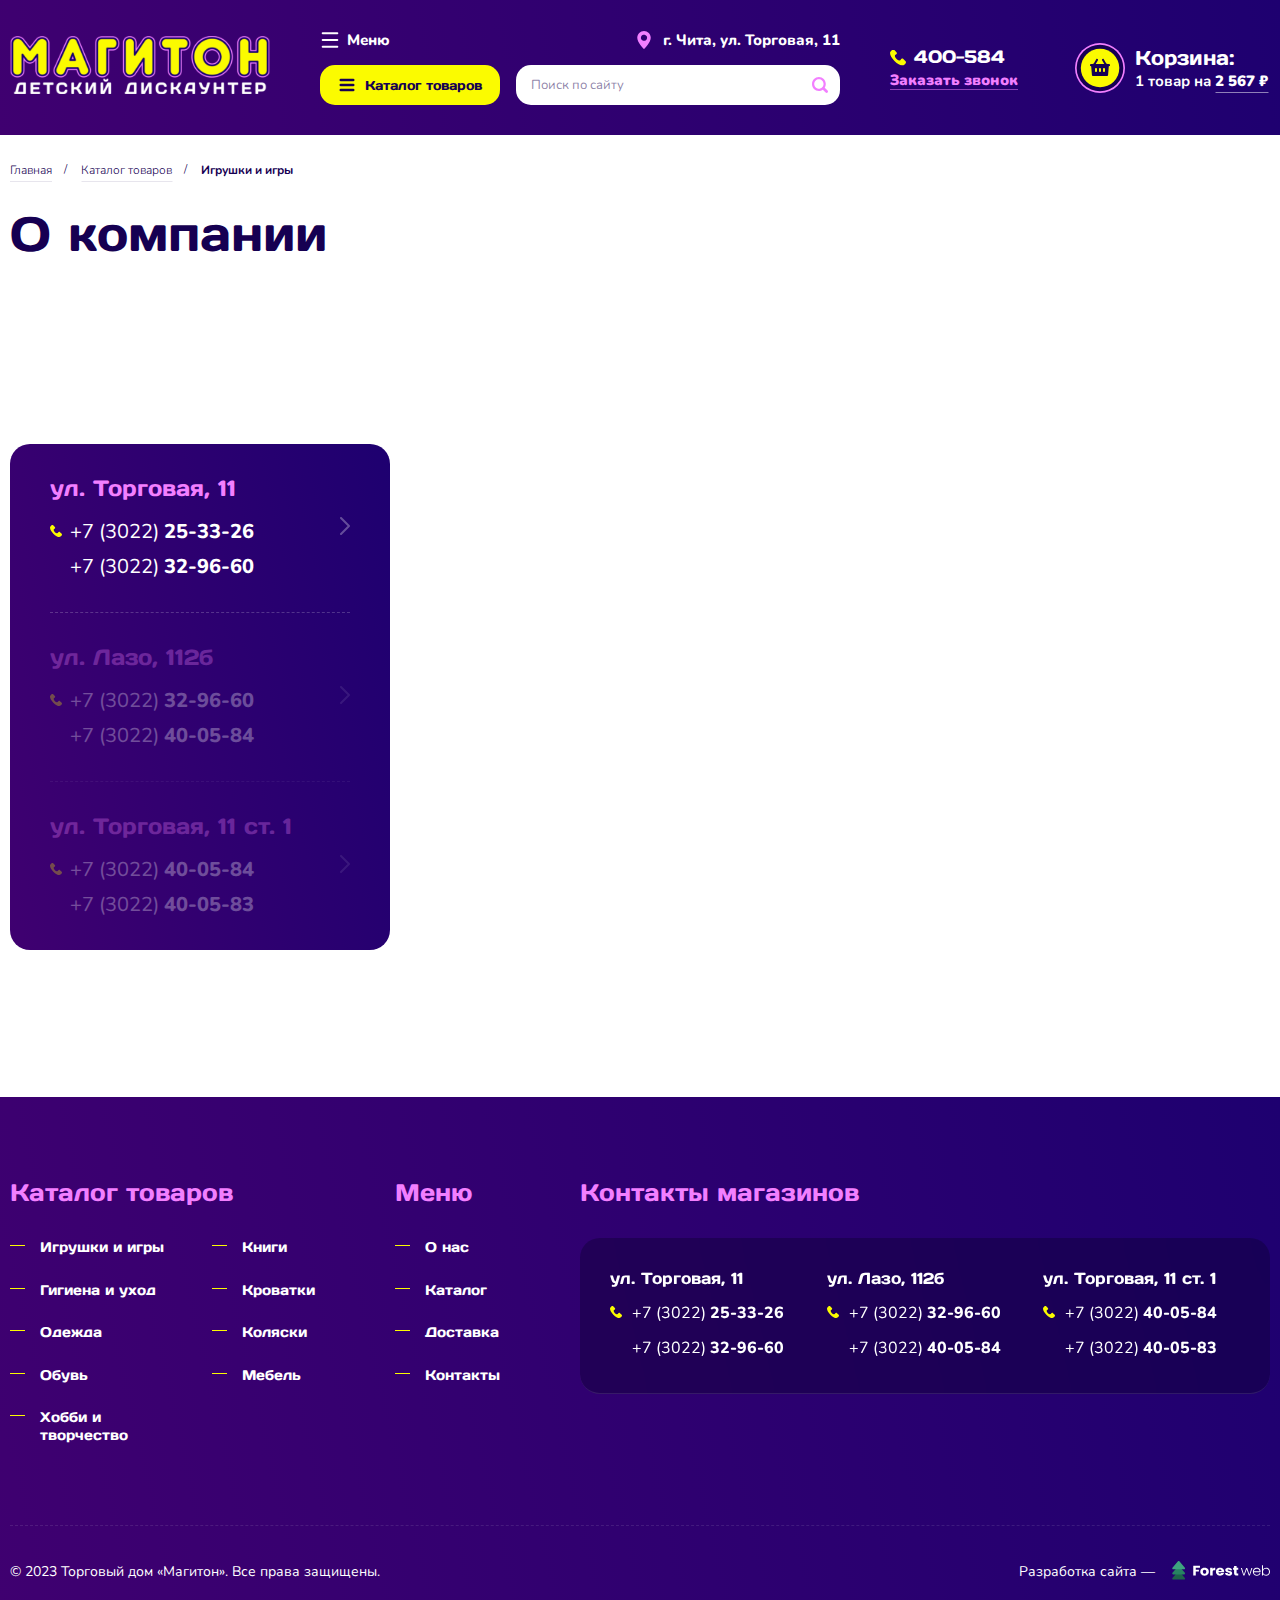
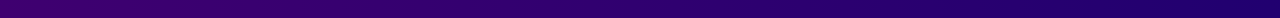
<file: contacts.html>
<!DOCTYPE html>
<html lang="ru">
  <head>
    <meta charset="utf-8">
    <meta http-equiv="X-UA-Compatible" content="IE=edge">
    <title>Cart</title>
    <meta name="theme-color" content="#fff">
    <meta name="apple-mobile-web-app-status-bar-style" content="black-translucent">
    <meta name="viewport" content="width=device-width, user-scalable=no, initial-scale=1.0, maximum-scale=1.0, minimum-scale=1.0">
    <link rel="shortcut icon" href="img/favicons/favicon.ico" type="image/x-icon">
    <link rel="icon" sizes="16x16" href="img/favicons/favicon-16x16.png" type="image/png">
    <link rel="icon" sizes="32x32" href="img/favicons/favicon-32x32.png" type="image/png">
    <link rel="apple-touch-icon-precomposed" href="img/favicons/apple-touch-icon-precomposed.png">
    <link rel="apple-touch-icon" href="img/favicons/apple-touch-icon.png">
    <link rel="apple-touch-icon" sizes="57x57" href="img/favicons/apple-touch-icon-57x57.png">
    <link rel="apple-touch-icon" sizes="60x60" href="img/favicons/apple-touch-icon-60x60.png">
    <link rel="apple-touch-icon" sizes="72x72" href="img/favicons/apple-touch-icon-72x72.png">
    <link rel="apple-touch-icon" sizes="76x76" href="img/favicons/apple-touch-icon-76x76.png">
    <link rel="apple-touch-icon" sizes="114x114" href="img/favicons/apple-touch-icon-114x114.png">
    <link rel="apple-touch-icon" sizes="120x120" href="img/favicons/apple-touch-icon-120x120.png">
    <link rel="apple-touch-icon" sizes="144x144" href="img/favicons/apple-touch-icon-144x144.png">
    <link rel="apple-touch-icon" sizes="152x152" href="img/favicons/apple-touch-icon-152x152.png">
    <link rel="apple-touch-icon" sizes="167x167" href="img/favicons/apple-touch-icon-167x167.png">
    <link rel="apple-touch-icon" sizes="180x180" href="img/favicons/apple-touch-icon-180x180.png">
    <link rel="apple-touch-icon" sizes="1024x1024" href="img/favicons/apple-touch-icon-1024x1024.png">
    <link
  rel="stylesheet"
  href="https://cdn.jsdelivr.net/npm/@fancyapps/ui@5.0/dist/fancybox/fancybox.css"
/>
    <link rel="stylesheet" href="styles/main.min.css">
  </head>
  <body>
    <div class="wrapper">
      <header class="header">
        <div class="container">
          <div class="header__inner">
            <div class="header__container"> <a class="header__logo" href="#"><img src="../../../img/common/logo.svg" alt="logo"/></a>
              <div class="header__wrapper">
                <div class="header__wrapper-top">
                  <button class="header__nav-button -js-show-mobile-menu" type="button">
                    <div class="header__nav-button-icon"> 
                      <svg width="20" height="20" viewBox="0 0 20 20" fill="none" xmlns="http://www.w3.org/2000/svg">
                        <path d="M17.3332 16.6667L2.6665 16.6667" stroke="white" stroke-width="2" stroke-linecap="round" stroke-linejoin="round"></path>
                        <path d="M17.3332 10L2.6665 10" stroke="white" stroke-width="2" stroke-linecap="round" stroke-linejoin="round"></path>
                        <path d="M17.3332 3.33334L2.6665 3.33334" stroke="white" stroke-width="2" stroke-linecap="round" stroke-linejoin="round"></path>
                      </svg>
                    </div>
                    <div class="header__nav-button-text">Меню </div>
                  </button>
                  <button class="header__search-button" type="button">
                    <div class="header__search-button-icon"> 
                      <svg width="20" height="20" viewBox="0 0 20 20" fill="none" xmlns="http://www.w3.org/2000/svg">
                        <path d="M9.16667 15.8333C12.8486 15.8333 15.8333 12.8486 15.8333 9.16667C15.8333 5.48477 12.8486 2.5 9.16667 2.5C5.48477 2.5 2.5 5.48477 2.5 9.16667C2.5 12.8486 5.48477 15.8333 9.16667 15.8333Z" stroke="white" stroke-width="2" stroke-linecap="round" stroke-linejoin="round"></path>
                        <path d="M17.6401 17.5L14.0151 13.875" stroke="white" stroke-width="2" stroke-linecap="round" stroke-linejoin="round"></path>
                      </svg>
                    </div>
                    <div class="header__search-button-text">Поиск </div>
                  </button><a class="header__phone" href="tel:400584">
                    <div class="header__phone-icon"> 
                      <svg width="20" height="20" viewBox="0 0 20 20" fill="none" xmlns="http://www.w3.org/2000/svg">
                        <path d="M17.9995 13.9791V16.3877C18.0004 16.6113 17.9545 16.8327 17.8648 17.0375C17.775 17.2424 17.6434 17.4263 17.4783 17.5775C17.3132 17.7286 17.1183 17.8437 16.906 17.9154C16.6938 17.987 16.4689 18.0136 16.2457 17.9935C13.7702 17.725 11.3923 16.8808 9.30312 15.5286C7.35937 14.2959 5.71141 12.6512 4.47627 10.7113C3.11669 8.61679 2.27059 6.23206 2.00653 3.75036C1.98643 3.52834 2.01286 3.30457 2.08416 3.0933C2.15546 2.88203 2.27005 2.6879 2.42065 2.52325C2.57124 2.35861 2.75454 2.22706 2.95886 2.13699C3.16319 2.04691 3.38407 2.00029 3.60744 2.00008H6.02086C6.41128 1.99624 6.78977 2.13422 7.0858 2.3883C7.38182 2.64237 7.57517 2.99521 7.62981 3.38103C7.73168 4.15185 7.92059 4.9087 8.19295 5.63713C8.30118 5.9245 8.32461 6.23682 8.26045 6.53707C8.19629 6.83732 8.04723 7.11292 7.83093 7.33121L6.80925 8.35087C7.95446 10.3609 9.62206 12.0252 11.6361 13.1682L12.6578 12.1485C12.8765 11.9326 13.1527 11.7839 13.4535 11.7198C13.7544 11.6558 14.0673 11.6792 14.3552 11.7872C15.0851 12.059 15.8435 12.2476 16.6158 12.3492C17.0066 12.4042 17.3635 12.6007 17.6186 12.9012C17.8737 13.2017 18.0093 13.5853 17.9995 13.9791Z" stroke="white" stroke-width="2" stroke-linecap="round" stroke-linejoin="round"></path>
                      </svg>
                    </div>
                    <div class="header__phone-text">400-584 </div></a>
                  <nav class="header__nav">
                    <ul class="header__nav-list">
                      <li class="header__nav-item"><a class="header__nav-link" href="#">О нас</a></li>
                      <li class="header__nav-item"><a class="header__nav-link" href="#">Каталог</a></li>
                      <li class="header__nav-item"><a class="header__nav-link" href="#">Доставка</a></li>
                      <li class="header__nav-item"><a class="header__nav-link" href="#">Контакты</a></li>
                      <li class="header__nav-item">
                        <div class="header__location"> 
                          <div class="header__location-icon"> <img src="../../../img/icons/location-icon.svg" alt="pointer"/></div>
                          <div class="header__location-text">г. Чита, ул. Торговая, 11</div>
                        </div>
                      </li>
                    </ul>
                  </nav>
                  <div class="header__location"> 
                    <div class="header__location-icon"> <img src="../../../img/icons/location-icon.svg" alt="pointer"/></div>
                    <div class="header__location-text">г. Чита, ул. Торговая, 11</div>
                  </div>
                </div>
                <div class="header__wrapper-bottom">
                  <button class="header__cataloge-button" type="button">
                    <div class="header__cataloge-button-icon">
                      <svg width="16" height="14" viewBox="0 0 16 14" fill="none" xmlns="http://www.w3.org/2000/svg">
                        <path d="M1.75 2H14.25M1.75 7H14.25M1.75 12H14.25" stroke="#160052" stroke-width="2.5" stroke-linecap="round" stroke-linejoin="round"></path>
                      </svg>
                    </div>
                    <div class="header__cataloge-button-text"><span>Каталог</span> <span>товаров</span></div>
                  </button>
                  <button class="header__menu-button -js-show-mobile-menu" type="button">
                    <div class="header__menu-button-icon">
                      <svg width="16" height="14" viewBox="0 0 16 14" fill="none" xmlns="http://www.w3.org/2000/svg">
                        <path d="M1.75 2H14.25M1.75 7H14.25M1.75 12H14.25" stroke="#160052" stroke-width="2.5" stroke-linecap="round" stroke-linejoin="round"></path>
                      </svg>
                    </div>
                    <div class="header__menu-button-text">Меню</div>
                  </button>
                  <div class="header__search"> 
                    <form class="header__search-form search-form" action="#">
                      <div class="search-form__inner">
                        <button class="header__search-close" type="button">
                          <svg width="12" height="12" viewBox="0 0 12 12" fill="none" xmlns="http://www.w3.org/2000/svg">
                            <g opacity="0.1">
                              <path d="M1 1L10.6667 10.6667" stroke="#160052" stroke-width="2" stroke-linecap="round" stroke-linejoin="round"></path>
                              <path d="M10.6667 1L1.00005 10.6667" stroke="#160052" stroke-width="2" stroke-linecap="round" stroke-linejoin="round"></path>
                            </g>
                          </svg>
                        </button>
                        <div class="search-form__input">
                          <input type="text" placeholder="Поиск по сайту"/>
                        </div>
                        <button class="search-form__submit" type="submit">
                          <div class="search-form__submit-icon"><img src="../../../img/icons/loope.svg" alt="loope"/></div>
                          <div class="search-form__submit-text">Найти</div>
                        </button>
                      </div>
                    </form>
                    <div class="header__search-results search-products"> 
                      <div class="header__search-products search-products__items"><a class="search-products__item" href="#">
                          <div class="search-products__item-image"> <img src="../../../img/products/product.png" alt="product"/></div>
                          <h3 class="search-products__item-title">Развивающая игрушка Chicco Пирамида Ring Tower</h3>
                          <div class="search-products__item-price"> 
                            <p class="search-products__item-current-price">1 599 РУБ</p>
                            <p class="search-products__item-old-price">1 850 РУБ</p>
                          </div></a><a class="search-products__item" href="#">
                          <div class="search-products__item-image"> <img src="../../../img/products/product.png" alt="product"/></div>
                          <h3 class="search-products__item-title">Развивающая игрушка Chicco Пирамида Ring Tower</h3>
                          <div class="search-products__item-price"> 
                            <p class="search-products__item-current-price">1 599 РУБ</p>
                            <p class="search-products__item-old-price">1 850 РУБ</p>
                          </div></a><a class="search-products__item" href="#">
                          <div class="search-products__item-image"> <img src="../../../img/products/product.png" alt="product"/></div>
                          <h3 class="search-products__item-title">Развивающая игрушка Chicco Пирамида Ring Tower</h3>
                          <div class="search-products__item-price"> 
                            <p class="search-products__item-current-price">1 599 РУБ</p>
                            <p class="search-products__item-old-price">1 850 РУБ</p>
                          </div></a><a class="search-products__item" href="#">
                          <div class="search-products__item-image"> <img src="../../../img/products/product.png" alt="product"/></div>
                          <h3 class="search-products__item-title">Развивающая игрушка Chicco Пирамида Ring Tower</h3>
                          <div class="search-products__item-price"> 
                            <p class="search-products__item-current-price">1 599 РУБ</p>
                            <p class="search-products__item-old-price">1 850 РУБ</p>
                          </div></a><a class="search-products__item" href="#">
                          <div class="search-products__item-image"> <img src="../../../img/products/product.png" alt="product"/></div>
                          <h3 class="search-products__item-title">Развивающая игрушка Chicco Пирамида Ring Tower</h3>
                          <div class="search-products__item-price"> 
                            <p class="search-products__item-current-price">1 599 РУБ</p>
                            <p class="search-products__item-old-price">1 850 РУБ</p>
                          </div></a><a class="search-products__item" href="#">
                          <div class="search-products__item-image"> <img src="../../../img/products/product.png" alt="product"/></div>
                          <h3 class="search-products__item-title">Развивающая игрушка Chicco Пирамида Ring Tower</h3>
                          <div class="search-products__item-price"> 
                            <p class="search-products__item-current-price">1 599 РУБ</p>
                            <p class="search-products__item-old-price">1 850 РУБ</p>
                          </div></a><a class="search-products__item" href="#">
                          <div class="search-products__item-image"> <img src="../../../img/products/product.png" alt="product"/></div>
                          <h3 class="search-products__item-title">Развивающая игрушка Chicco Пирамида Ring Tower</h3>
                          <div class="search-products__item-price"> 
                            <p class="search-products__item-current-price">1 599 РУБ</p>
                            <p class="search-products__item-old-price">1 850 РУБ</p>
                          </div></a>
                      </div><a class="search-products__button" href="#">Перейти в раздел «Игрушки и игры»</a>
                    </div>
                  </div>
                </div>
              </div>
              <div class="header__contacts"><a class="header__contacts-phone" href="tel:400584">400-584 </a>
                <button class="header__contacts-button -js-order-modal">Заказать звонок</button>
              </div><a class="header__cart" href="#">
                <div class="header__cart-icon"> <img src="../../../img/icons/contacts-icon.svg" alt="contacts"/></div>
                <div class="header__cart-content"> 
                  <h3 class="header__cart-title">Корзина:</h3>
                  <p class="header__cart-text"><span>1 товар на</span> <span>2 567 ₽</span></p>
                </div></a>
            </div>
          </div>
        </div>
      </header>
      <div class="cataloge-modal">
        <div class="cataloge-modal__overlay"> 
          <div class="cataloge-modal__inner"> 
            <div class="cataloge-modal__products"> 
              <div class="cataloge-modal__aside">
                <ul class="cataloge-modal__types">
                  <li class="cataloge-modal__type">        <a class="cataloge-modal__type-link" href="#" data-cataloge-trigger="cataloge-type-1">
                      <div class="cataloge-modal__type-icon"><img src="../../../img/cataloge-modal/item1.svg" alt="type icon"/></div>
                      <h3 class="cataloge-modal__type-title">Игрушки и игры</h3>
                      <div class="cataloge-modal__type-arrow">
                        <svg width="6" height="10" viewBox="0 0 6 10" fill="none" xmlns="http://www.w3.org/2000/svg">
                          <path opacity="0.3" d="M1 1L5 5L1 9" stroke="#160052" stroke-width="2" stroke-linecap="round" stroke-linejoin="round"> </path>
                        </svg>
                      </div></a></li>
                  <li class="cataloge-modal__type">        <a class="cataloge-modal__type-link" href="#" data-cataloge-trigger="cataloge-type-2">
                      <div class="cataloge-modal__type-icon"><img src="../../../img/cataloge-modal/item2.svg" alt="type icon"/></div>
                      <h3 class="cataloge-modal__type-title">Гигиена и уход</h3>
                      <div class="cataloge-modal__type-arrow">
                        <svg width="6" height="10" viewBox="0 0 6 10" fill="none" xmlns="http://www.w3.org/2000/svg">
                          <path opacity="0.3" d="M1 1L5 5L1 9" stroke="#160052" stroke-width="2" stroke-linecap="round" stroke-linejoin="round"> </path>
                        </svg>
                      </div></a></li>
                  <li class="cataloge-modal__type">        <a class="cataloge-modal__type-link" href="#" data-cataloge-trigger="cataloge-type-3">
                      <div class="cataloge-modal__type-icon"><img src="../../../img/cataloge-modal/item3.svg" alt="type icon"/></div>
                      <h3 class="cataloge-modal__type-title">Одежда</h3>
                      <div class="cataloge-modal__type-arrow">
                        <svg width="6" height="10" viewBox="0 0 6 10" fill="none" xmlns="http://www.w3.org/2000/svg">
                          <path opacity="0.3" d="M1 1L5 5L1 9" stroke="#160052" stroke-width="2" stroke-linecap="round" stroke-linejoin="round"> </path>
                        </svg>
                      </div></a></li>
                  <li class="cataloge-modal__type">        <a class="cataloge-modal__type-link" href="#" data-cataloge-trigger="cataloge-type-4">
                      <div class="cataloge-modal__type-icon"><img src="../../../img/cataloge-modal/item4.svg" alt="type icon"/></div>
                      <h3 class="cataloge-modal__type-title">Обувь</h3>
                      <div class="cataloge-modal__type-arrow">
                        <svg width="6" height="10" viewBox="0 0 6 10" fill="none" xmlns="http://www.w3.org/2000/svg">
                          <path opacity="0.3" d="M1 1L5 5L1 9" stroke="#160052" stroke-width="2" stroke-linecap="round" stroke-linejoin="round"> </path>
                        </svg>
                      </div></a></li>
                  <li class="cataloge-modal__type">        <a class="cataloge-modal__type-link" href="#" data-cataloge-trigger="cataloge-type-5">
                      <div class="cataloge-modal__type-icon"><img src="../../../img/cataloge-modal/item5.svg" alt="type icon"/></div>
                      <h3 class="cataloge-modal__type-title">Хобби и творчество</h3>
                      <div class="cataloge-modal__type-arrow">
                        <svg width="6" height="10" viewBox="0 0 6 10" fill="none" xmlns="http://www.w3.org/2000/svg">
                          <path opacity="0.3" d="M1 1L5 5L1 9" stroke="#160052" stroke-width="2" stroke-linecap="round" stroke-linejoin="round"> </path>
                        </svg>
                      </div></a></li>
                  <li class="cataloge-modal__type">        <a class="cataloge-modal__type-link" href="#" data-cataloge-trigger="cataloge-type-6">
                      <div class="cataloge-modal__type-icon"><img src="../../../img/cataloge-modal/item6.svg" alt="type icon"/></div>
                      <h3 class="cataloge-modal__type-title">Книги</h3>
                      <div class="cataloge-modal__type-arrow">
                        <svg width="6" height="10" viewBox="0 0 6 10" fill="none" xmlns="http://www.w3.org/2000/svg">
                          <path opacity="0.3" d="M1 1L5 5L1 9" stroke="#160052" stroke-width="2" stroke-linecap="round" stroke-linejoin="round"> </path>
                        </svg>
                      </div></a></li>
                  <li class="cataloge-modal__type">        <a class="cataloge-modal__type-link" href="#" data-cataloge-trigger="cataloge-type-7">
                      <div class="cataloge-modal__type-icon"><img src="../../../img/cataloge-modal/item7.svg" alt="type icon"/></div>
                      <h3 class="cataloge-modal__type-title">Кроватки</h3>
                      <div class="cataloge-modal__type-arrow">
                        <svg width="6" height="10" viewBox="0 0 6 10" fill="none" xmlns="http://www.w3.org/2000/svg">
                          <path opacity="0.3" d="M1 1L5 5L1 9" stroke="#160052" stroke-width="2" stroke-linecap="round" stroke-linejoin="round"> </path>
                        </svg>
                      </div></a></li>
                  <li class="cataloge-modal__type">        <a class="cataloge-modal__type-link" href="#" data-cataloge-trigger="cataloge-type-8">
                      <div class="cataloge-modal__type-icon"><img src="../../../img/cataloge-modal/item8.svg" alt="type icon"/></div>
                      <h3 class="cataloge-modal__type-title">Коляски</h3>
                      <div class="cataloge-modal__type-arrow">
                        <svg width="6" height="10" viewBox="0 0 6 10" fill="none" xmlns="http://www.w3.org/2000/svg">
                          <path opacity="0.3" d="M1 1L5 5L1 9" stroke="#160052" stroke-width="2" stroke-linecap="round" stroke-linejoin="round"> </path>
                        </svg>
                      </div></a></li>
                  <li class="cataloge-modal__type">        <a class="cataloge-modal__type-link" href="#" data-cataloge-trigger="cataloge-type-9">
                      <div class="cataloge-modal__type-icon"><img src="../../../img/cataloge-modal/item9.svg" alt="type icon"/></div>
                      <h3 class="cataloge-modal__type-title">Мебель</h3>
                      <div class="cataloge-modal__type-arrow">
                        <svg width="6" height="10" viewBox="0 0 6 10" fill="none" xmlns="http://www.w3.org/2000/svg">
                          <path opacity="0.3" d="M1 1L5 5L1 9" stroke="#160052" stroke-width="2" stroke-linecap="round" stroke-linejoin="round"> </path>
                        </svg>
                      </div></a></li>
                </ul>
              </div>
              <div class="cataloge-modal__content">
                <div class="cataloge-modal__content-wrapper"> 
                  <div class="cataloge-modal__content-item" data-cataloge-content="cataloge-type-1">
                    <div class="cataloge-modal__content-top"> 
                      <button class="cataloge-modal__return-button" type="button">
                        <svg xmlns="http://www.w3.org/2000/svg" width="12" height="23" viewBox="0 0 12 23" fill="none">
                          <path d="M11 1.95975L1 11.9436L11 21.9275" stroke="#F27FFF" stroke-width="2" stroke-linecap="round" stroke-linejoin="round"></path>
                        </svg>
                      </button>
                      <h3 class="cataloge-modal__content-title"> </h3>
                    </div>
                    <div class="cataloge-modal__lists"> 
                      <div class="cataloge-modal__list"> 
                        <h3>Title1</h3>
                        <ul> 
                          <li> <a href="#">List1</a></li>
                          <li> <a href="#">Dolore magna aliquaffffffffff</a></li>
                          <li> <a href="#">Dolore magna aliqua</a></li>
                          <li> <a href="#">Dolore magna aliqua</a></li>
                          <li> <a href="#">Dolore magna aliqua</a></li>
                          <li> <a href="#">Dolore magna aliqua</a></li>
                        </ul>
                      </div>
                      <div class="cataloge-modal__list"> 
                        <h3>Title2</h3>
                        <ul> 
                          <li> <a href="#">List2</a></li>
                          <li> <a href="#">Dolore magna aliquaffffffffff</a></li>
                          <li> <a href="#">Dolore magna aliqua</a></li>
                          <li> <a href="#">Dolore magna aliqua</a></li>
                          <li> <a href="#">Dolore magna aliqua</a></li>
                          <li> <a href="#">Dolore magna aliqua</a></li>
                        </ul>
                      </div>
                      <div class="cataloge-modal__list"> 
                        <h3>Title3</h3>
                        <ul> 
                          <li> <a href="#">List3</a></li>
                          <li> <a href="#">Dolore magna aliquaffffffffff</a></li>
                          <li> <a href="#">Dolore magna aliqua</a></li>
                          <li> <a href="#">Dolore magna aliqua</a></li>
                          <li> <a href="#">Dolore magna aliqua</a></li>
                          <li> <a href="#">Dolore magna aliqua</a></li>
                        </ul>
                      </div>
                      <div class="cataloge-modal__list"> 
                        <h3>Title4</h3>
                        <ul> 
                          <li> <a href="#">List4</a></li>
                          <li> <a href="#">Dolore magna aliquaffffffffff</a></li>
                          <li> <a href="#">Dolore magna aliqua</a></li>
                          <li> <a href="#">Dolore magna aliqua</a></li>
                          <li> <a href="#">Dolore magna aliqua</a></li>
                          <li> <a href="#">Dolore magna aliqua</a></li>
                        </ul>
                      </div>
                      <div class="cataloge-modal__list"> 
                        <h3>Title5</h3>
                        <ul> 
                          <li> <a href="#">List5</a></li>
                          <li> <a href="#">Dolore magna aliquaffffffffff</a></li>
                          <li> <a href="#">Dolore magna aliqua</a></li>
                          <li> <a href="#">Dolore magna aliqua</a></li>
                          <li> <a href="#">Dolore magna aliqua</a></li>
                          <li> <a href="#">Dolore magna aliqua</a></li>
                        </ul>
                      </div>
                      <div class="cataloge-modal__list"> 
                        <h3>Title6</h3>
                        <ul> 
                          <li> <a href="#">List6</a></li>
                          <li> <a href="#">Dolore magna aliquaffffffffff</a></li>
                          <li> <a href="#">Dolore magna aliqua</a></li>
                          <li> <a href="#">Dolore magna aliqua</a></li>
                          <li> <a href="#">Dolore magna aliqua</a></li>
                          <li> <a href="#">Dolore magna aliqua</a></li>
                        </ul>
                      </div>
                      <div class="cataloge-modal__list"> 
                        <h3>Title4</h3>
                        <ul> 
                          <li> <a href="#">List4</a></li>
                          <li> <a href="#">Dolore magna aliquaffffffffff</a></li>
                          <li> <a href="#">Dolore magna aliqua</a></li>
                          <li> <a href="#">Dolore magna aliqua</a></li>
                          <li> <a href="#">Dolore magna aliqua</a></li>
                          <li> <a href="#">Dolore magna aliqua</a></li>
                        </ul>
                      </div>
                      <div class="cataloge-modal__list"> 
                        <h3>Title5</h3>
                        <ul> 
                          <li> <a href="#">List5</a></li>
                          <li> <a href="#">Dolore magna aliquaffffffffff</a></li>
                          <li> <a href="#">Dolore magna aliqua</a></li>
                          <li> <a href="#">Dolore magna aliqua</a></li>
                          <li> <a href="#">Dolore magna aliqua</a></li>
                          <li> <a href="#">Dolore magna aliqua</a></li>
                        </ul>
                      </div>
                      <div class="cataloge-modal__list"> 
                        <h3>Title6</h3>
                        <ul> 
                          <li> <a href="#">List6</a></li>
                          <li> <a href="#">Dolore magna aliquaffffffffff</a></li>
                          <li> <a href="#">Dolore magna aliqua</a></li>
                          <li> <a href="#">Dolore magna aliqua</a></li>
                          <li> <a href="#">Dolore magna aliqua</a></li>
                          <li> <a href="#">Dolore magna aliqua</a></li>
                        </ul>
                      </div>
                    </div>
                  </div>
                  <div class="cataloge-modal__content-item" data-cataloge-content="cataloge-type-2">
                    <div class="cataloge-modal__content-top"> 
                      <button class="cataloge-modal__return-button" type="button">
                        <svg xmlns="http://www.w3.org/2000/svg" width="12" height="23" viewBox="0 0 12 23" fill="none">
                          <path d="M11 1.95975L1 11.9436L11 21.9275" stroke="#F27FFF" stroke-width="2" stroke-linecap="round" stroke-linejoin="round"></path>
                        </svg>
                      </button>
                      <h3 class="cataloge-modal__content-title"> </h3>
                    </div>
                    <div class="cataloge-modal__lists"> 
                      <div class="cataloge-modal__list"> 
                        <h3>Title1</h3>
                        <ul> 
                          <li> <a href="#">List1</a></li>
                          <li> <a href="#">Dolore magna aliquaffffffffff</a></li>
                          <li> <a href="#">Dolore magna aliqua</a></li>
                          <li> <a href="#">Dolore magna aliqua</a></li>
                          <li> <a href="#">Dolore magna aliqua</a></li>
                          <li> <a href="#">Dolore magna aliqua</a></li>
                        </ul>
                      </div>
                      <div class="cataloge-modal__list"> 
                        <h3>Title2</h3>
                        <ul> 
                          <li> <a href="#">List2</a></li>
                          <li> <a href="#">Dolore magna aliquaffffffffff</a></li>
                          <li> <a href="#">Dolore magna aliqua</a></li>
                          <li> <a href="#">Dolore magna aliqua</a></li>
                          <li> <a href="#">Dolore magna aliqua</a></li>
                          <li> <a href="#">Dolore magna aliqua</a></li>
                        </ul>
                      </div>
                      <div class="cataloge-modal__list"> 
                        <h3>Title3</h3>
                        <ul> 
                          <li> <a href="#">List3</a></li>
                          <li> <a href="#">Dolore magna aliquaffffffffff</a></li>
                          <li> <a href="#">Dolore magna aliqua</a></li>
                          <li> <a href="#">Dolore magna aliqua</a></li>
                          <li> <a href="#">Dolore magna aliqua</a></li>
                          <li> <a href="#">Dolore magna aliqua</a></li>
                        </ul>
                      </div>
                      <div class="cataloge-modal__list"> 
                        <h3>Title4</h3>
                        <ul> 
                          <li> <a href="#">List4</a></li>
                          <li> <a href="#">Dolore magna aliquaffffffffff</a></li>
                          <li> <a href="#">Dolore magna aliqua</a></li>
                          <li> <a href="#">Dolore magna aliqua</a></li>
                          <li> <a href="#">Dolore magna aliqua</a></li>
                          <li> <a href="#">Dolore magna aliqua</a></li>
                        </ul>
                      </div>
                    </div>
                  </div>
                  <div class="cataloge-modal__content-item" data-cataloge-content="cataloge-type-3">
                    <div class="cataloge-modal__content-top"> 
                      <button class="cataloge-modal__return-button" type="button">
                        <svg xmlns="http://www.w3.org/2000/svg" width="12" height="23" viewBox="0 0 12 23" fill="none">
                          <path d="M11 1.95975L1 11.9436L11 21.9275" stroke="#F27FFF" stroke-width="2" stroke-linecap="round" stroke-linejoin="round"></path>
                        </svg>
                      </button>
                      <h3 class="cataloge-modal__content-title"> </h3>
                    </div>
                    <div class="cataloge-modal__lists"> 
                      <div class="cataloge-modal__list"> 
                        <h3>Title1</h3>
                        <ul> 
                          <li> <a href="#">List1</a></li>
                          <li> <a href="#">Dolore magna aliquaffffffffff</a></li>
                          <li> <a href="#">Dolore magna aliqua</a></li>
                          <li> <a href="#">Dolore magna aliqua</a></li>
                          <li> <a href="#">Dolore magna aliqua</a></li>
                          <li> <a href="#">Dolore magna aliqua</a></li>
                        </ul>
                      </div>
                      <div class="cataloge-modal__list"> 
                        <h3>Title2</h3>
                        <ul> 
                          <li> <a href="#">List2</a></li>
                          <li> <a href="#">Dolore magna aliquaffffffffff</a></li>
                          <li> <a href="#">Dolore magna aliqua</a></li>
                          <li> <a href="#">Dolore magna aliqua</a></li>
                          <li> <a href="#">Dolore magna aliqua</a></li>
                          <li> <a href="#">Dolore magna aliqua</a></li>
                        </ul>
                      </div>
                    </div>
                  </div>
                  <div class="cataloge-modal__content-item" data-cataloge-content="cataloge-type-4">
                    <div class="cataloge-modal__content-top"> 
                      <button class="cataloge-modal__return-button" type="button">
                        <svg xmlns="http://www.w3.org/2000/svg" width="12" height="23" viewBox="0 0 12 23" fill="none">
                          <path d="M11 1.95975L1 11.9436L11 21.9275" stroke="#F27FFF" stroke-width="2" stroke-linecap="round" stroke-linejoin="round"></path>
                        </svg>
                      </button>
                      <h3 class="cataloge-modal__content-title"> </h3>
                    </div>
                    <div class="cataloge-modal__lists"> 
                      <div class="cataloge-modal__list"> 
                        <h3>Title1</h3>
                        <ul> 
                          <li> <a href="#">List1</a></li>
                          <li> <a href="#">Dolore magna aliquaffffffffff</a></li>
                          <li> <a href="#">Dolore magna aliqua</a></li>
                          <li> <a href="#">Dolore magna aliqua</a></li>
                          <li> <a href="#">Dolore magna aliqua</a></li>
                          <li> <a href="#">Dolore magna aliqua</a></li>
                        </ul>
                      </div>
                      <div class="cataloge-modal__list"> 
                        <h3>Title2</h3>
                        <ul> 
                          <li> <a href="#">List2</a></li>
                          <li> <a href="#">Dolore magna aliquaffffffffff</a></li>
                          <li> <a href="#">Dolore magna aliqua</a></li>
                          <li> <a href="#">Dolore magna aliqua</a></li>
                          <li> <a href="#">Dolore magna aliqua</a></li>
                          <li> <a href="#">Dolore magna aliqua</a></li>
                        </ul>
                      </div>
                      <div class="cataloge-modal__list"> 
                        <h3>Title3</h3>
                        <ul> 
                          <li> <a href="#">List3</a></li>
                          <li> <a href="#">Dolore magna aliquaffffffffff</a></li>
                          <li> <a href="#">Dolore magna aliqua</a></li>
                          <li> <a href="#">Dolore magna aliqua</a></li>
                          <li> <a href="#">Dolore magna aliqua</a></li>
                          <li> <a href="#">Dolore magna aliqua</a></li>
                        </ul>
                      </div>
                      <div class="cataloge-modal__list"> 
                        <h3>Title4</h3>
                        <ul> 
                          <li> <a href="#">List4</a></li>
                          <li> <a href="#">Dolore magna aliquaffffffffff</a></li>
                          <li> <a href="#">Dolore magna aliqua</a></li>
                          <li> <a href="#">Dolore magna aliqua</a></li>
                          <li> <a href="#">Dolore magna aliqua</a></li>
                          <li> <a href="#">Dolore magna aliqua</a></li>
                        </ul>
                      </div>
                      <div class="cataloge-modal__list"> 
                        <h3>Title5</h3>
                        <ul> 
                          <li> <a href="#">List5</a></li>
                          <li> <a href="#">Dolore magna aliquaffffffffff</a></li>
                          <li> <a href="#">Dolore magna aliqua</a></li>
                          <li> <a href="#">Dolore magna aliqua</a></li>
                          <li> <a href="#">Dolore magna aliqua</a></li>
                          <li> <a href="#">Dolore magna aliqua</a></li>
                        </ul>
                      </div>
                    </div>
                  </div>
                  <div class="cataloge-modal__content-item" data-cataloge-content="cataloge-type-5">
                    <div class="cataloge-modal__content-top"> 
                      <button class="cataloge-modal__return-button" type="button">
                        <svg xmlns="http://www.w3.org/2000/svg" width="12" height="23" viewBox="0 0 12 23" fill="none">
                          <path d="M11 1.95975L1 11.9436L11 21.9275" stroke="#F27FFF" stroke-width="2" stroke-linecap="round" stroke-linejoin="round"></path>
                        </svg>
                      </button>
                      <h3 class="cataloge-modal__content-title"> </h3>
                    </div>
                    <div class="cataloge-modal__lists"> 
                      <div class="cataloge-modal__list"> 
                        <h3>Title1</h3>
                        <ul> 
                          <li> <a href="#">List1</a></li>
                          <li> <a href="#">Dolore magna aliquaffffffffff</a></li>
                          <li> <a href="#">Dolore magna aliqua</a></li>
                          <li> <a href="#">Dolore magna aliqua</a></li>
                          <li> <a href="#">Dolore magna aliqua</a></li>
                          <li> <a href="#">Dolore magna aliqua</a></li>
                        </ul>
                      </div>
                    </div>
                  </div>
                  <div class="cataloge-modal__content-item" data-cataloge-content="cataloge-type-6">
                    <div class="cataloge-modal__content-top"> 
                      <button class="cataloge-modal__return-button" type="button">
                        <svg xmlns="http://www.w3.org/2000/svg" width="12" height="23" viewBox="0 0 12 23" fill="none">
                          <path d="M11 1.95975L1 11.9436L11 21.9275" stroke="#F27FFF" stroke-width="2" stroke-linecap="round" stroke-linejoin="round"></path>
                        </svg>
                      </button>
                      <h3 class="cataloge-modal__content-title"> </h3>
                    </div>
                    <div class="cataloge-modal__lists"> 
                      <div class="cataloge-modal__list"> 
                        <h3>Title1</h3>
                        <ul> 
                          <li> <a href="#">List1</a></li>
                          <li> <a href="#">Dolore magna aliquaffffffffff</a></li>
                          <li> <a href="#">Dolore magna aliqua</a></li>
                          <li> <a href="#">Dolore magna aliqua</a></li>
                          <li> <a href="#">Dolore magna aliqua</a></li>
                          <li> <a href="#">Dolore magna aliqua</a></li>
                        </ul>
                      </div>
                      <div class="cataloge-modal__list"> 
                        <h3>Title2</h3>
                        <ul> 
                          <li> <a href="#">List2</a></li>
                          <li> <a href="#">Dolore magna aliquaffffffffff</a></li>
                          <li> <a href="#">Dolore magna aliqua</a></li>
                          <li> <a href="#">Dolore magna aliqua</a></li>
                          <li> <a href="#">Dolore magna aliqua</a></li>
                          <li> <a href="#">Dolore magna aliqua</a></li>
                        </ul>
                      </div>
                      <div class="cataloge-modal__list"> 
                        <h3>Title3</h3>
                        <ul> 
                          <li> <a href="#">List3</a></li>
                          <li> <a href="#">Dolore magna aliquaffffffffff</a></li>
                          <li> <a href="#">Dolore magna aliqua</a></li>
                          <li> <a href="#">Dolore magna aliqua</a></li>
                          <li> <a href="#">Dolore magna aliqua</a></li>
                          <li> <a href="#">Dolore magna aliqua</a></li>
                        </ul>
                      </div>
                      <div class="cataloge-modal__list"> 
                        <h3>Title4</h3>
                        <ul> 
                          <li> <a href="#">List4</a></li>
                          <li> <a href="#">Dolore magna aliquaffffffffff</a></li>
                          <li> <a href="#">Dolore magna aliqua</a></li>
                          <li> <a href="#">Dolore magna aliqua</a></li>
                          <li> <a href="#">Dolore magna aliqua</a></li>
                          <li> <a href="#">Dolore magna aliqua</a></li>
                        </ul>
                      </div>
                      <div class="cataloge-modal__list"> 
                        <h3>Title5</h3>
                        <ul> 
                          <li> <a href="#">List5</a></li>
                          <li> <a href="#">Dolore magna aliquaffffffffff</a></li>
                          <li> <a href="#">Dolore magna aliqua</a></li>
                          <li> <a href="#">Dolore magna aliqua</a></li>
                          <li> <a href="#">Dolore magna aliqua</a></li>
                          <li> <a href="#">Dolore magna aliqua</a></li>
                        </ul>
                      </div>
                      <div class="cataloge-modal__list"> 
                        <h3>Title6</h3>
                        <ul> 
                          <li> <a href="#">List6</a></li>
                          <li> <a href="#">Dolore magna aliquaffffffffff</a></li>
                          <li> <a href="#">Dolore magna aliqua</a></li>
                          <li> <a href="#">Dolore magna aliqua</a></li>
                          <li> <a href="#">Dolore magna aliqua</a></li>
                          <li> <a href="#">Dolore magna aliqua</a></li>
                        </ul>
                      </div>
                    </div>
                  </div>
                  <div class="cataloge-modal__content-item" data-cataloge-content="cataloge-type-7">
                    <div class="cataloge-modal__content-top"> 
                      <button class="cataloge-modal__return-button" type="button">
                        <svg xmlns="http://www.w3.org/2000/svg" width="12" height="23" viewBox="0 0 12 23" fill="none">
                          <path d="M11 1.95975L1 11.9436L11 21.9275" stroke="#F27FFF" stroke-width="2" stroke-linecap="round" stroke-linejoin="round"></path>
                        </svg>
                      </button>
                      <h3 class="cataloge-modal__content-title"> </h3>
                    </div>
                    <div class="cataloge-modal__lists"> 
                      <div class="cataloge-modal__list"> 
                        <h3>Title1</h3>
                        <ul> 
                          <li> <a href="#">List1</a></li>
                          <li> <a href="#">Dolore magna aliquaffffffffff</a></li>
                          <li> <a href="#">Dolore magna aliqua</a></li>
                          <li> <a href="#">Dolore magna aliqua</a></li>
                          <li> <a href="#">Dolore magna aliqua</a></li>
                          <li> <a href="#">Dolore magna aliqua</a></li>
                        </ul>
                      </div>
                      <div class="cataloge-modal__list"> 
                        <h3>Title2</h3>
                        <ul> 
                          <li> <a href="#">List2</a></li>
                          <li> <a href="#">Dolore magna aliquaffffffffff</a></li>
                          <li> <a href="#">Dolore magna aliqua</a></li>
                          <li> <a href="#">Dolore magna aliqua</a></li>
                          <li> <a href="#">Dolore magna aliqua</a></li>
                          <li> <a href="#">Dolore magna aliqua</a></li>
                        </ul>
                      </div>
                      <div class="cataloge-modal__list"> 
                        <h3>Title3</h3>
                        <ul> 
                          <li> <a href="#">List3</a></li>
                          <li> <a href="#">Dolore magna aliquaffffffffff</a></li>
                          <li> <a href="#">Dolore magna aliqua</a></li>
                          <li> <a href="#">Dolore magna aliqua</a></li>
                          <li> <a href="#">Dolore magna aliqua</a></li>
                          <li> <a href="#">Dolore magna aliqua</a></li>
                        </ul>
                      </div>
                      <div class="cataloge-modal__list"> 
                        <h3>Title4</h3>
                        <ul> 
                          <li> <a href="#">List4</a></li>
                          <li> <a href="#">Dolore magna aliquaffffffffff</a></li>
                          <li> <a href="#">Dolore magna aliqua</a></li>
                          <li> <a href="#">Dolore magna aliqua</a></li>
                          <li> <a href="#">Dolore magna aliqua</a></li>
                          <li> <a href="#">Dolore magna aliqua</a></li>
                        </ul>
                      </div>
                    </div>
                  </div>
                  <div class="cataloge-modal__content-item" data-cataloge-content="cataloge-type-8">
                    <div class="cataloge-modal__content-top"> 
                      <button class="cataloge-modal__return-button" type="button">
                        <svg xmlns="http://www.w3.org/2000/svg" width="12" height="23" viewBox="0 0 12 23" fill="none">
                          <path d="M11 1.95975L1 11.9436L11 21.9275" stroke="#F27FFF" stroke-width="2" stroke-linecap="round" stroke-linejoin="round"></path>
                        </svg>
                      </button>
                      <h3 class="cataloge-modal__content-title"> </h3>
                    </div>
                    <div class="cataloge-modal__lists"> 
                      <div class="cataloge-modal__list"> 
                        <h3>Title1</h3>
                        <ul> 
                          <li> <a href="#">List1</a></li>
                          <li> <a href="#">Dolore magna aliquaffffffffff</a></li>
                          <li> <a href="#">Dolore magna aliqua</a></li>
                          <li> <a href="#">Dolore magna aliqua</a></li>
                          <li> <a href="#">Dolore magna aliqua</a></li>
                          <li> <a href="#">Dolore magna aliqua</a></li>
                        </ul>
                      </div>
                      <div class="cataloge-modal__list"> 
                        <h3>Title2</h3>
                        <ul> 
                          <li> <a href="#">List2</a></li>
                          <li> <a href="#">Dolore magna aliquaffffffffff</a></li>
                          <li> <a href="#">Dolore magna aliqua</a></li>
                          <li> <a href="#">Dolore magna aliqua</a></li>
                          <li> <a href="#">Dolore magna aliqua</a></li>
                          <li> <a href="#">Dolore magna aliqua</a></li>
                        </ul>
                      </div>
                    </div>
                  </div>
                  <div class="cataloge-modal__content-item" data-cataloge-content="cataloge-type-9">
                    <div class="cataloge-modal__content-top"> 
                      <button class="cataloge-modal__return-button" type="button">
                        <svg xmlns="http://www.w3.org/2000/svg" width="12" height="23" viewBox="0 0 12 23" fill="none">
                          <path d="M11 1.95975L1 11.9436L11 21.9275" stroke="#F27FFF" stroke-width="2" stroke-linecap="round" stroke-linejoin="round"></path>
                        </svg>
                      </button>
                      <h3 class="cataloge-modal__content-title"> </h3>
                    </div>
                    <div class="cataloge-modal__lists"> 
                      <div class="cataloge-modal__list"> 
                        <h3>Title1</h3>
                        <ul> 
                          <li> <a href="#">List1</a></li>
                          <li> <a href="#">Dolore magna aliquaffffffffff</a></li>
                          <li> <a href="#">Dolore magna aliqua</a></li>
                          <li> <a href="#">Dolore magna aliqua</a></li>
                          <li> <a href="#">Dolore magna aliqua</a></li>
                          <li> <a href="#">Dolore magna aliqua</a></li>
                        </ul>
                      </div>
                    </div>
                  </div>
                </div>
              </div>
            </div>
          </div>
        </div>
      </div>
      <main>
        <div class="breadcrumbs"> 
          <div class="container"> 
            <div class="breadrumbs__inner">
              <nav class="breadcrumbs__nav"> 
                <ul class="breadcrumbs__list">
                  <li class="breadcrumbs__list-item"><a class="breadcrumbs__list-link" href="#">Главная</a></li>
                  <li class="breadcrumbs__list-item"><a class="breadcrumbs__list-link" href="#">Каталог товаров</a></li>
                  <li class="breadcrumbs__list-item"><a class="breadcrumbs__list-link" href="#">Игрушки и игры</a></li>
                </ul>
              </nav>
            </div>
          </div>
        </div>
        <section class="contacts"> 
          <div class="container"> 
            <div class="contacts__inner"> 
              <h1 class="contacts__title section-title">О компании</h1>
            </div>
          </div>
        </section>
        <section class="map contacts-page"> 
          <div class="container"> 
            <div class="map__inner"> 
              <div class="map__container" id="addresses-map"> </div>
              <div class="map__aside">
                <div class="map__tabs"> 
                  <div class="map__tab map-tab -js-active" data-placemark="52.02490257206664,113.48333450000001">
                    <h3 class="map-tab__title">ул. Торговая, 11</h3>
                    <div class="map-tab__wrapper"> 
                      <div class="map-tab__contacts"> <a href="tel:+73022253326">+7 (3022) <span>25-33-26</span></a><a href="tel:+73022329660">+7 (3022) <span>32-96-60</span></a></div>
                      <div class="map-tab__arrow">
                        <svg width="10" height="18" viewBox="0 0 10 18" fill="none" xmlns="http://www.w3.org/2000/svg">
                          <path opacity="0.3" d="M1 1L9 9L1 17" stroke="white" stroke-width="2" stroke-linecap="round" stroke-linejoin="round"></path>
                        </svg>
                      </div>
                    </div>
                  </div>
                  <div class="map__tab map-tab" data-placemark="52.02710857207237,113.48362199999994">
                    <h3 class="map-tab__title">ул. Лазо, 112б</h3>
                    <div class="map-tab__wrapper"> 
                      <div class="map-tab__contacts"> <a href="tel:+73022329660">+7 (3022) <span>32-96-60</span></a><a href="tel:+73022400584">+7 (3022) <span>40-05-84</span></a></div>
                      <div class="map-tab__arrow">
                        <svg width="10" height="18" viewBox="0 0 10 18" fill="none" xmlns="http://www.w3.org/2000/svg">
                          <path opacity="0.3" d="M1 1L9 9L1 17" stroke="white" stroke-width="2" stroke-linecap="round" stroke-linejoin="round"></path>
                        </svg>
                      </div>
                    </div>
                  </div>
                  <div class="map__tab map-tab" data-placemark="52.02352718364441,113.481864541664">
                    <h3 class="map-tab__title">ул. Торговая, 11 ст. 1</h3>
                    <div class="map-tab__wrapper"> 
                      <div class="map-tab__contacts"> <a href="tel:+73022400584">+7 (3022) <span>40-05-84</span></a><a href="tel:+73022400583">+7 (3022) <span>40-05-83</span></a></div>
                      <div class="map-tab__arrow">
                        <svg width="10" height="18" viewBox="0 0 10 18" fill="none" xmlns="http://www.w3.org/2000/svg">
                          <path opacity="0.3" d="M1 1L9 9L1 17" stroke="white" stroke-width="2" stroke-linecap="round" stroke-linejoin="round"></path>
                        </svg>
                      </div>
                    </div>
                  </div>
                </div>
              </div>
            </div>
          </div>
        </section>
      </main>
      <footer class="footer">
        <div class="container"> 
          <div class="footer__inner"> 
            <div class="footer__top"> 
              <div class="footer__block">
                <h3 class="footer__block-title">Каталог товаров</h3>
                <ul class="footer__list"> 
                  <li class="footer__list-item"><a class="footer__list-link" href="#">Игрушки и игры</a></li>
                  <li class="footer__list-item"><a class="footer__list-link" href="#">Книги</a></li>
                  <li class="footer__list-item"><a class="footer__list-link" href="#">Гигиена и уход</a></li>
                  <li class="footer__list-item"><a class="footer__list-link" href="#">Кроватки </a></li>
                  <li class="footer__list-item"><a class="footer__list-link" href="#">Одежда</a></li>
                  <li class="footer__list-item"><a class="footer__list-link" href="#">Коляски</a></li>
                  <li class="footer__list-item"><a class="footer__list-link" href="#">Обувь</a></li>
                  <li class="footer__list-item"><a class="footer__list-link" href="#">Мебель</a></li>
                  <li class="footer__list-item"><a class="footer__list-link" href="#">Хобби и творчество</a></li>
                </ul>
              </div>
              <div class="footer__block"> 
                <h3 class="footer__block-title">Меню</h3>
                <ul class="footer__list"> 
                  <li class="footer__list-item"><a class="footer__list-link" href="#">О нас</a></li>
                  <li class="footer__list-item"><a class="footer__list-link" href="#">Каталог</a></li>
                  <li class="footer__list-item"><a class="footer__list-link" href="#">Доставка </a></li>
                  <li class="footer__list-item"><a class="footer__list-link" href="#">Контакты</a></li>
                </ul>
              </div>
              <div class="footer__block"> 
                <h3 class="footer__block-title">Контакты магазинов</h3>
                <div class="footer__contacts"> 
                  <div class="footer__contact">
                    <h4>ул. Торговая, 11</h4>
                    <ul> 
                      <li><a href="tel:+73022253326">+7 (3022) <span>25-33-26</span></a></li>
                      <li><a href="tel:+73022329660">+7 (3022) <span>32-96-60</span></a></li>
                    </ul>
                  </div>
                  <div class="footer__contact">
                    <h4>ул. Лазо, 112б</h4>
                    <ul> 
                      <li><a href="tel:+73022329660">+7 (3022) <span>32-96-60</span></a></li>
                      <li><a href="tel:+73022400584">+7 (3022) <span>40-05-84</span>  </a></li>
                    </ul>
                  </div>
                  <div class="footer__contact">
                    <h4>ул. Торговая, 11 ст. 1</h4>
                    <ul> 
                      <li><a href="tel:+73022400584">+7 (3022) <span>40-05-84</span></a></li>
                      <li><a href="tel:+73022400583">+7 (3022) <span>40-05-83</span>   </a></li>
                    </ul>
                  </div>
                </div>
              </div>
            </div>
            <div class="footer__bottom">
              <div class="footer__bottom-block">
                <p>© 2023 Торговый дом «Магитон». Все права защищены.</p>
              </div>
              <div class="footer__bottom-block">
                <p>Разработка сайта —</p>
                <div class="footer__icon"> <img src="../../../img/icons/developer-company.svg" alt="forestweb"/></div>
              </div>
            </div>
          </div>
        </div>
      </footer>
    </div>
    <script src="https://api-maps.yandex.ru/2.1/?apikey=ваш API-ключ&amp;lang=ru_RU"></script>
    <script src="js/vendor.min.js"></script>
    <script src="js/main.min.js"></script>
    <script>
      function closeModal() {
      
          var modals = document.querySelectorAll('.modal');
          var header = document.querySelector('header');
          var body = document.querySelector('body');
      
          setTimeout(() => {
      
              modals.forEach(modal => {
      
                  if (modal.classList.contains('visible')) {
      
                      var overlay = modal.querySelector('.modal__overlay');
                      var form = modal.querySelector('form');
      
                      modal.classList.remove('visible');
      
                      body.style.overflow = 'visible';
                      body.style.paddingRight = 0;
                      overlay.style.paddingRight = 0;
      
                      header.classList.contains('-js-fixed') ? header.style.paddingRight = 0 : '';
      
                      form ? form.reset() : '';
      
                  };
      
              });
      
          }, 200);
      };
      
      function openModal(obj) {
      
          var modal = document.querySelector(obj.modal);
          var overlay = modal.querySelector('.modal__overlay');
          var header = document.querySelector('header');
      
          var paddingOffset = `${window.innerWidth - document.body.offsetWidth}px`;
      
          modal.classList.add('visible');
          document.body.style.overflow = 'hidden';
          document.body.style.paddingRight = paddingOffset;
          overlay.style.paddingRight = paddingOffset;
      
          header.classList.contains('-js-fixed') ? header.style.paddingRight = paddingOffset : '';
      };
      
      function toggleModal(e) {
      
          var target = e.target;
      
          target.closest('.-js-order-modal') ? openModal({
              modal: '.order-modal',
          }) : '';
      
          target.closest('.modal__close-button') || target.classList.contains('modal__overlay') ? closeModal() : '';
      };
      
      function setPhoneMask() {
      
          var phoneInputs = document.querySelectorAll('input[type="tel"]');
      
          var getInputNumbersValue = function (input) {
              return input.value.replace(/\D/g, '').replace(/^[0-9]/, "7");;
          }
      
          var onPhonePaste = function (e) {
              var input = e.target,
                  inputNumbersValue = getInputNumbersValue(input);
              var pasted = e.clipboardData || window.clipboardData;
              if (pasted) {
                  var pastedText = pasted.getData('Text');
                  if (/\D/g.test(pastedText)) {
                      input.value = inputNumbersValue;
                      return;
                  }
              }
          }
      
          var onPhoneInput = function (e) {
              var input = e.target,
                  inputNumbersValue = getInputNumbersValue(input),
                  selectionStart = input.selectionStart,
                  formattedInputValue = "";
      
              if (!inputNumbersValue) {
                  return input.value = "";
              }
      
              if (input.value.length != selectionStart) {
                  if (e.data && /\D/g.test(e.data)) {
                      input.value = inputNumbersValue;
                  }
                  return;
              }
      
              if (["7", "8", "9"].indexOf(inputNumbersValue[0]) > -1) {
                  if (inputNumbersValue[0] == "9") inputNumbersValue = "7" + inputNumbersValue;
                  var firstSymbols = (inputNumbersValue[0] == "8") ? "8" : "+7";
                  formattedInputValue = input.value = firstSymbols + " ";
                  if (inputNumbersValue.length > 1) {
                      formattedInputValue += '(' + inputNumbersValue.substring(1, 4);
                  }
                  if (inputNumbersValue.length >= 5) {
                      formattedInputValue += ') ' + inputNumbersValue.substring(4, 7);
                  }
                  if (inputNumbersValue.length >= 8) {
                      formattedInputValue += '-' + inputNumbersValue.substring(7, 9);
                  }
                  if (inputNumbersValue.length >= 10) {
                      formattedInputValue += '-' + inputNumbersValue.substring(9, 11);
                  }
              } else {
                  formattedInputValue = '+' + inputNumbersValue.substring(0, 16);
              }
              input.value = formattedInputValue;
          }
          var onPhoneKeyDown = function (e) {
              var inputValue = e.target.value.replace(/\D/g, '');
              if (e.keyCode == 8 && inputValue.length == 1) {
                  e.target.value = "";
              }
          }
          for (var phoneInput of phoneInputs) {
              phoneInput.addEventListener('keydown', onPhoneKeyDown);
              phoneInput.addEventListener('input', onPhoneInput, false);
              phoneInput.addEventListener('paste', onPhonePaste, false);
          }
      };
      
      document.addEventListener('click', toggleModal);
      document.addEventListener("DOMContentLoaded", setPhoneMask);
    </script>
  </body>
</html>
</file>
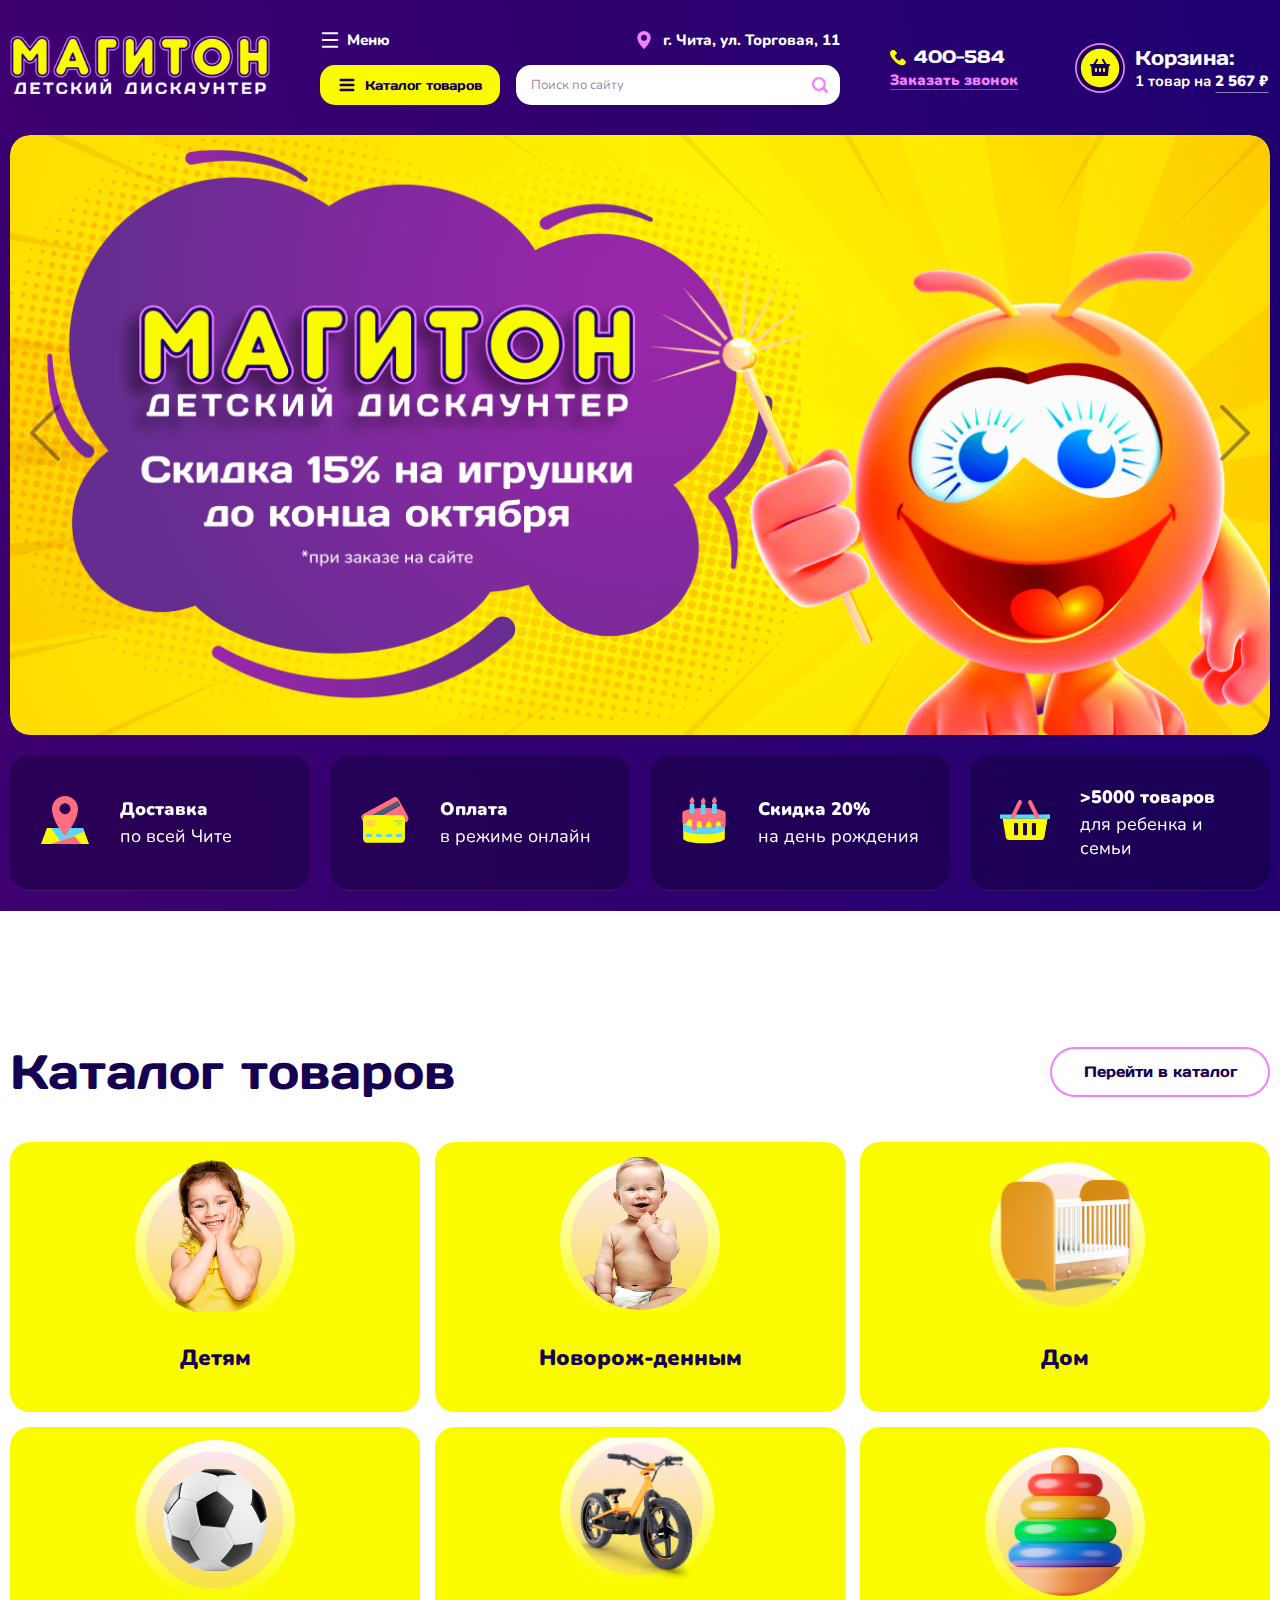
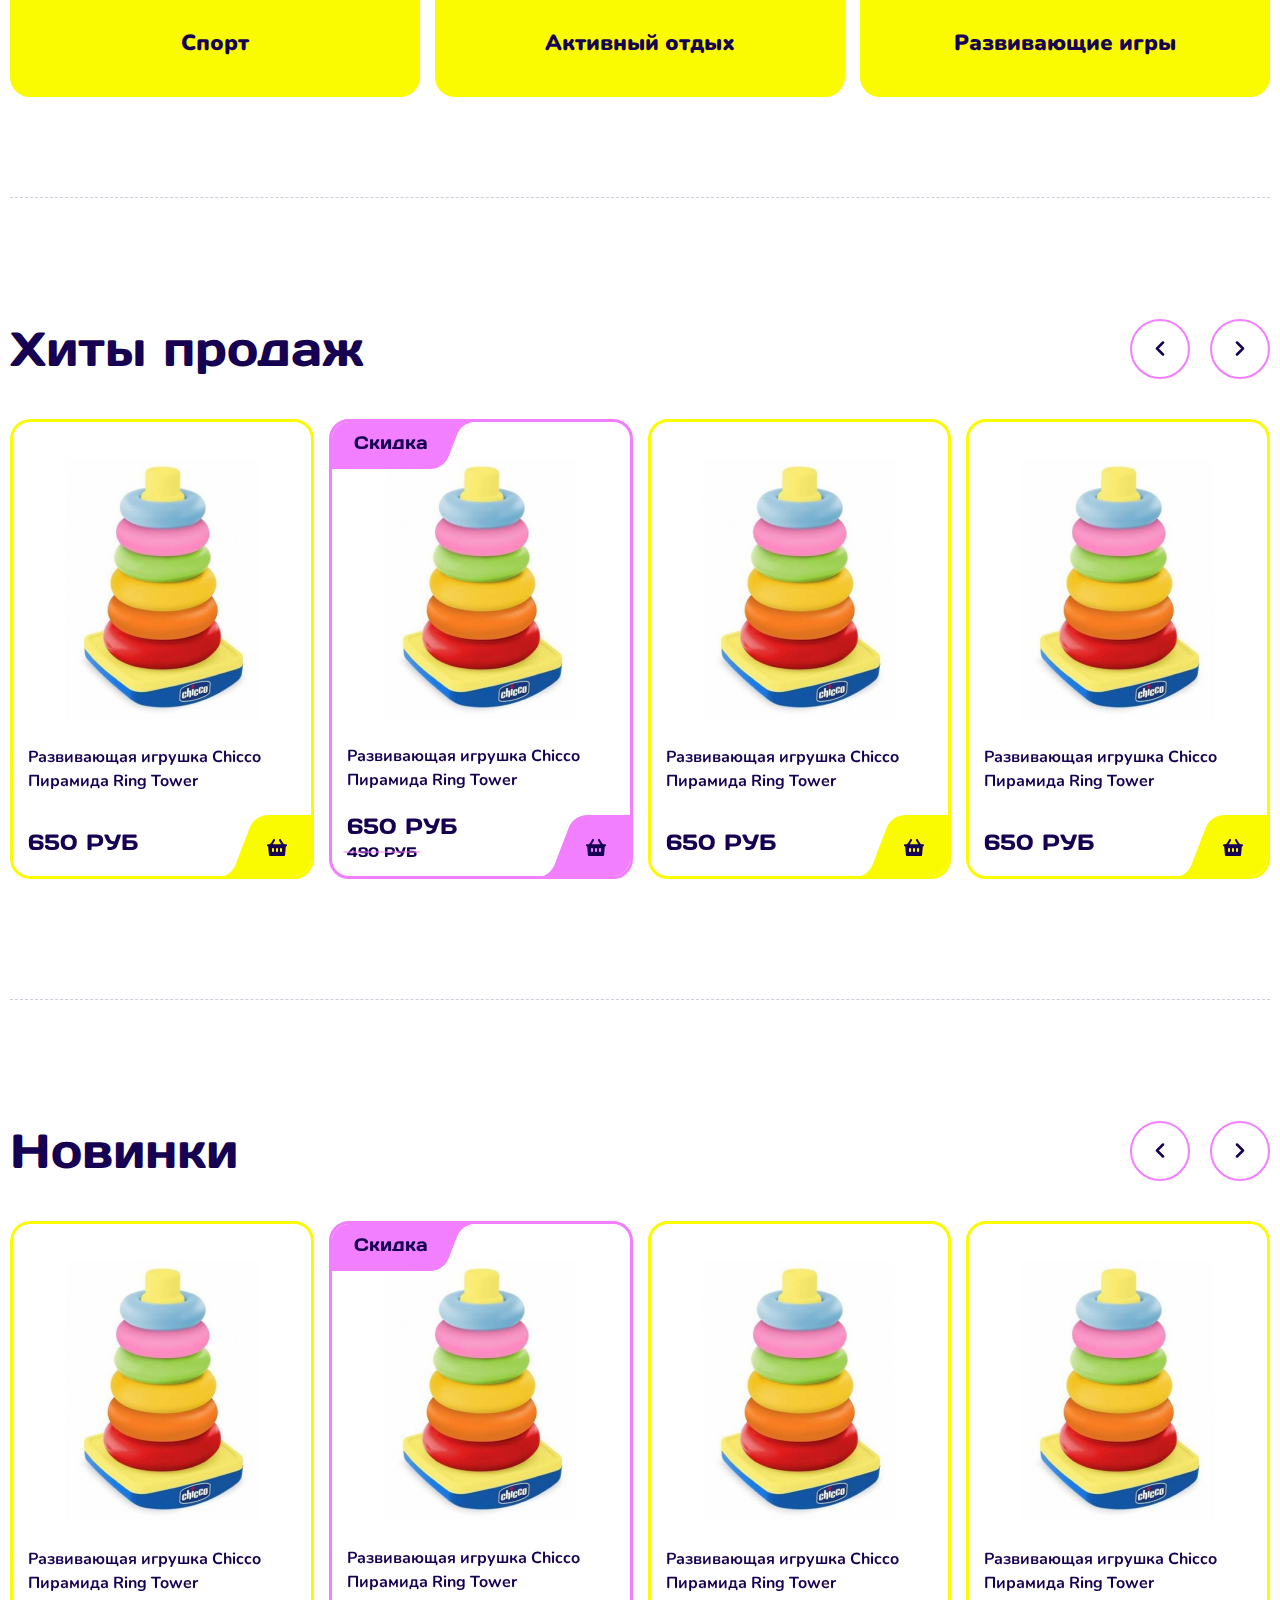
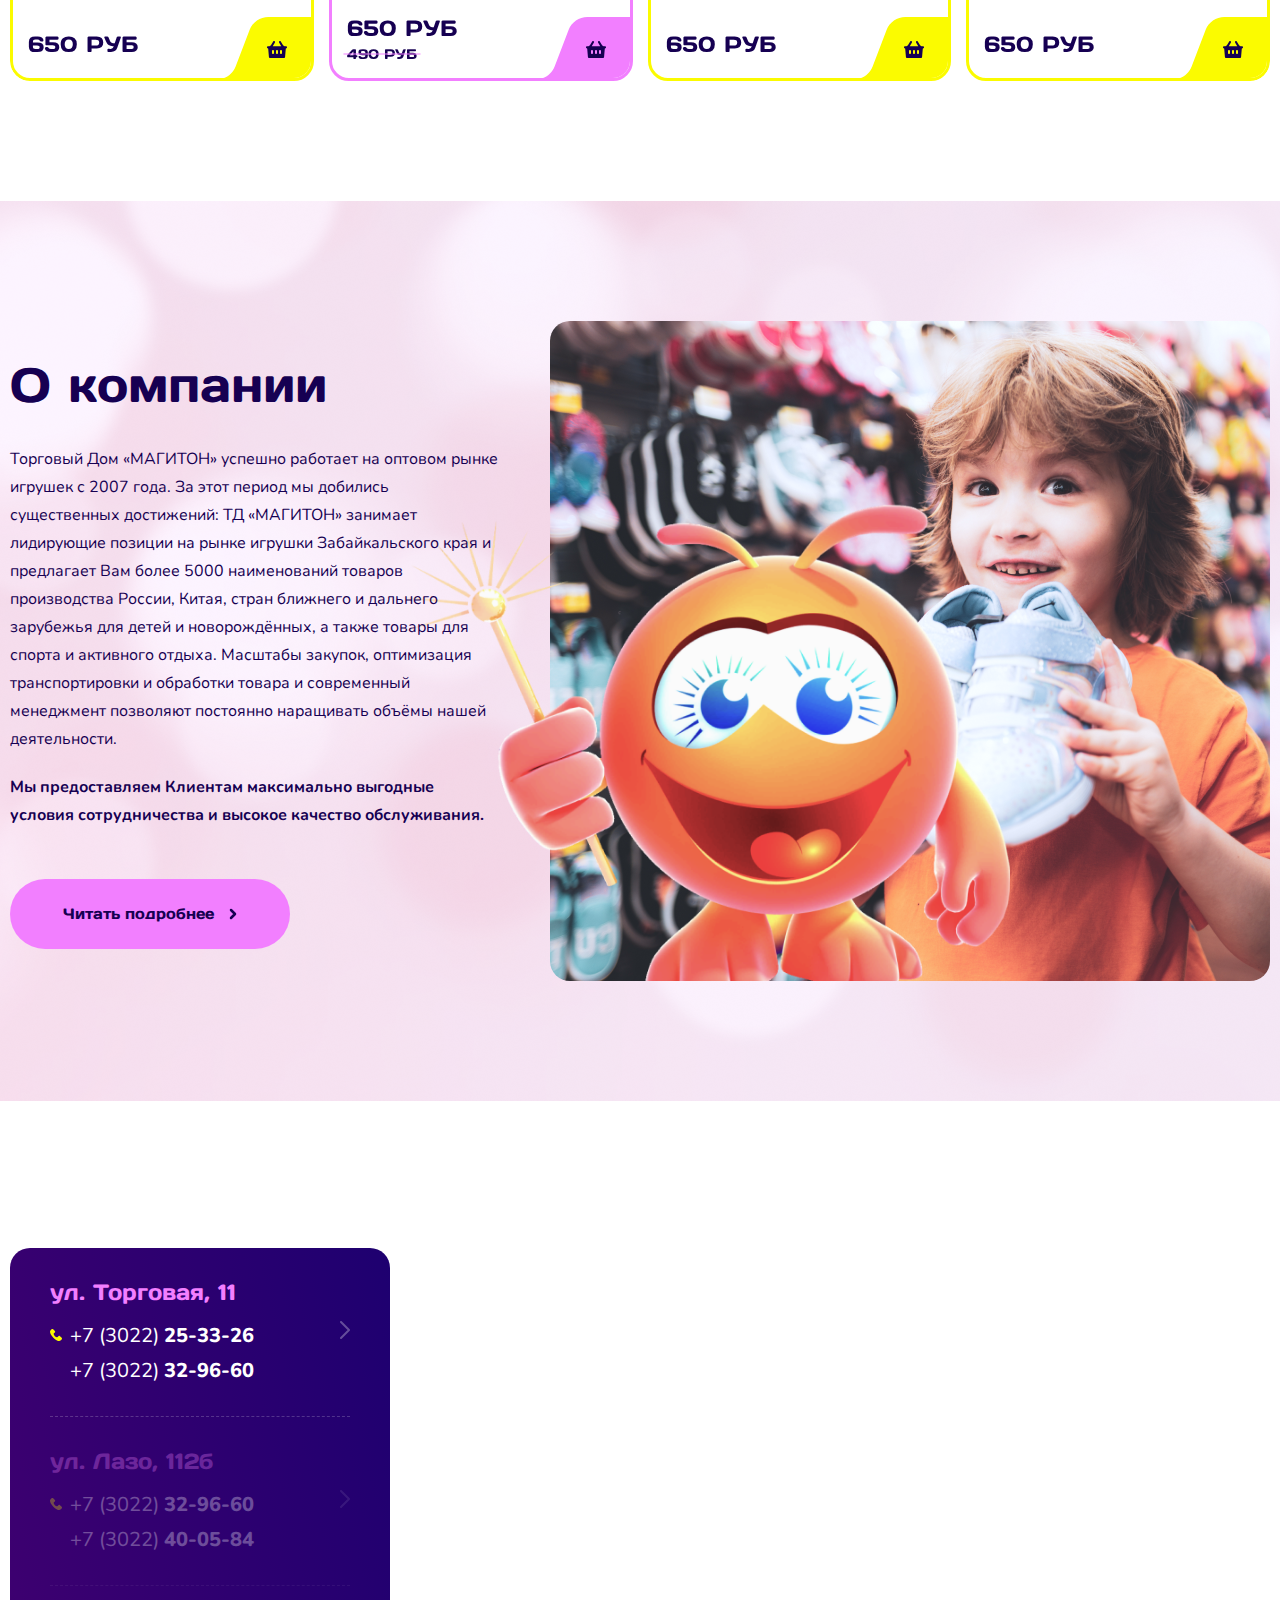
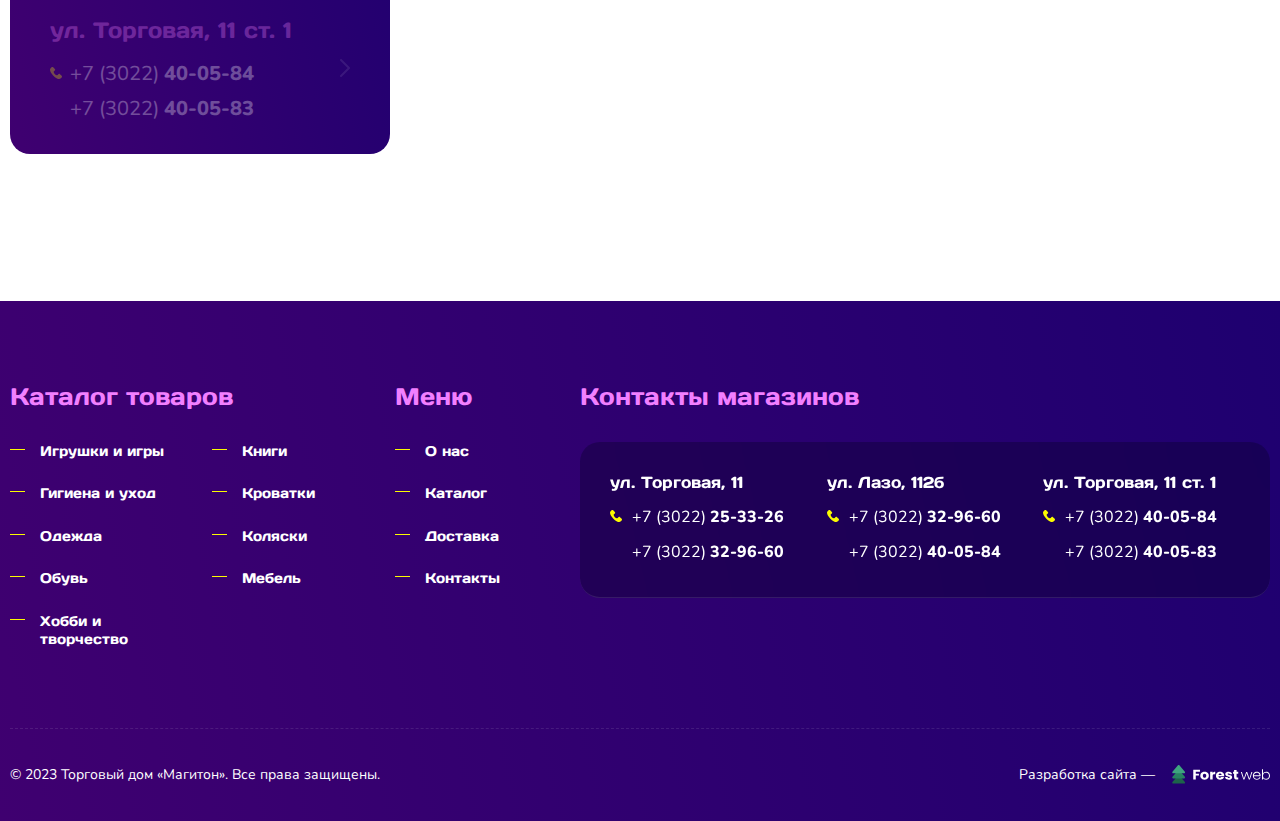
<file: homepage.html>
<!DOCTYPE html>
<html lang="ru">
  <head>
    <meta charset="utf-8">
    <meta http-equiv="X-UA-Compatible" content="IE=edge">
    <title>ForestWeb</title>
    <meta name="theme-color" content="#fff">
    <meta name="apple-mobile-web-app-status-bar-style" content="black-translucent">
    <meta name="viewport" content="width=device-width, user-scalable=no, initial-scale=1.0, maximum-scale=1.0, minimum-scale=1.0">
    <link rel="shortcut icon" href="img/favicons/favicon.ico" type="image/x-icon">
    <link rel="icon" sizes="16x16" href="img/favicons/favicon-16x16.png" type="image/png">
    <link rel="icon" sizes="32x32" href="img/favicons/favicon-32x32.png" type="image/png">
    <link rel="apple-touch-icon-precomposed" href="img/favicons/apple-touch-icon-precomposed.png">
    <link rel="apple-touch-icon" href="img/favicons/apple-touch-icon.png">
    <link rel="apple-touch-icon" sizes="57x57" href="img/favicons/apple-touch-icon-57x57.png">
    <link rel="apple-touch-icon" sizes="60x60" href="img/favicons/apple-touch-icon-60x60.png">
    <link rel="apple-touch-icon" sizes="72x72" href="img/favicons/apple-touch-icon-72x72.png">
    <link rel="apple-touch-icon" sizes="76x76" href="img/favicons/apple-touch-icon-76x76.png">
    <link rel="apple-touch-icon" sizes="114x114" href="img/favicons/apple-touch-icon-114x114.png">
    <link rel="apple-touch-icon" sizes="120x120" href="img/favicons/apple-touch-icon-120x120.png">
    <link rel="apple-touch-icon" sizes="144x144" href="img/favicons/apple-touch-icon-144x144.png">
    <link rel="apple-touch-icon" sizes="152x152" href="img/favicons/apple-touch-icon-152x152.png">
    <link rel="apple-touch-icon" sizes="167x167" href="img/favicons/apple-touch-icon-167x167.png">
    <link rel="apple-touch-icon" sizes="180x180" href="img/favicons/apple-touch-icon-180x180.png">
    <link rel="apple-touch-icon" sizes="1024x1024" href="img/favicons/apple-touch-icon-1024x1024.png">
    <link
  rel="stylesheet"
  href="https://cdn.jsdelivr.net/npm/@fancyapps/ui@5.0/dist/fancybox/fancybox.css"
/>
    <link rel="stylesheet" href="styles/main.min.css">
  </head>
  <body>
    <div class="wrapper">
      <header class="header">
        <div class="container">
          <div class="header__inner">
            <div class="header__container"> <a class="header__logo" href="#"><img src="../../../img/common/logo.svg" alt="logo"/></a>
              <div class="header__wrapper">
                <div class="header__wrapper-top">
                  <button class="header__nav-button -js-show-mobile-menu" type="button">
                    <div class="header__nav-button-icon"> 
                      <svg width="20" height="20" viewBox="0 0 20 20" fill="none" xmlns="http://www.w3.org/2000/svg">
                        <path d="M17.3332 16.6667L2.6665 16.6667" stroke="white" stroke-width="2" stroke-linecap="round" stroke-linejoin="round"></path>
                        <path d="M17.3332 10L2.6665 10" stroke="white" stroke-width="2" stroke-linecap="round" stroke-linejoin="round"></path>
                        <path d="M17.3332 3.33334L2.6665 3.33334" stroke="white" stroke-width="2" stroke-linecap="round" stroke-linejoin="round"></path>
                      </svg>
                    </div>
                    <div class="header__nav-button-text">Меню </div>
                  </button>
                  <button class="header__search-button" type="button">
                    <div class="header__search-button-icon"> 
                      <svg width="20" height="20" viewBox="0 0 20 20" fill="none" xmlns="http://www.w3.org/2000/svg">
                        <path d="M9.16667 15.8333C12.8486 15.8333 15.8333 12.8486 15.8333 9.16667C15.8333 5.48477 12.8486 2.5 9.16667 2.5C5.48477 2.5 2.5 5.48477 2.5 9.16667C2.5 12.8486 5.48477 15.8333 9.16667 15.8333Z" stroke="white" stroke-width="2" stroke-linecap="round" stroke-linejoin="round"></path>
                        <path d="M17.6401 17.5L14.0151 13.875" stroke="white" stroke-width="2" stroke-linecap="round" stroke-linejoin="round"></path>
                      </svg>
                    </div>
                    <div class="header__search-button-text">Поиск </div>
                  </button><a class="header__phone" href="tel:400584">
                    <div class="header__phone-icon"> 
                      <svg width="20" height="20" viewBox="0 0 20 20" fill="none" xmlns="http://www.w3.org/2000/svg">
                        <path d="M17.9995 13.9791V16.3877C18.0004 16.6113 17.9545 16.8327 17.8648 17.0375C17.775 17.2424 17.6434 17.4263 17.4783 17.5775C17.3132 17.7286 17.1183 17.8437 16.906 17.9154C16.6938 17.987 16.4689 18.0136 16.2457 17.9935C13.7702 17.725 11.3923 16.8808 9.30312 15.5286C7.35937 14.2959 5.71141 12.6512 4.47627 10.7113C3.11669 8.61679 2.27059 6.23206 2.00653 3.75036C1.98643 3.52834 2.01286 3.30457 2.08416 3.0933C2.15546 2.88203 2.27005 2.6879 2.42065 2.52325C2.57124 2.35861 2.75454 2.22706 2.95886 2.13699C3.16319 2.04691 3.38407 2.00029 3.60744 2.00008H6.02086C6.41128 1.99624 6.78977 2.13422 7.0858 2.3883C7.38182 2.64237 7.57517 2.99521 7.62981 3.38103C7.73168 4.15185 7.92059 4.9087 8.19295 5.63713C8.30118 5.9245 8.32461 6.23682 8.26045 6.53707C8.19629 6.83732 8.04723 7.11292 7.83093 7.33121L6.80925 8.35087C7.95446 10.3609 9.62206 12.0252 11.6361 13.1682L12.6578 12.1485C12.8765 11.9326 13.1527 11.7839 13.4535 11.7198C13.7544 11.6558 14.0673 11.6792 14.3552 11.7872C15.0851 12.059 15.8435 12.2476 16.6158 12.3492C17.0066 12.4042 17.3635 12.6007 17.6186 12.9012C17.8737 13.2017 18.0093 13.5853 17.9995 13.9791Z" stroke="white" stroke-width="2" stroke-linecap="round" stroke-linejoin="round"></path>
                      </svg>
                    </div>
                    <div class="header__phone-text">400-584 </div></a>
                  <nav class="header__nav">
                    <ul class="header__nav-list">
                      <li class="header__nav-item"><a class="header__nav-link" href="#">О нас</a></li>
                      <li class="header__nav-item"><a class="header__nav-link" href="#">Каталог</a></li>
                      <li class="header__nav-item"><a class="header__nav-link" href="#">Доставка</a></li>
                      <li class="header__nav-item"><a class="header__nav-link" href="#">Контакты</a></li>
                      <li class="header__nav-item">
                        <div class="header__location"> 
                          <div class="header__location-icon"> <img src="../../../img/icons/location-icon.svg" alt="pointer"/></div>
                          <div class="header__location-text">г. Чита, ул. Торговая, 11</div>
                        </div>
                      </li>
                    </ul>
                  </nav>
                  <div class="header__location"> 
                    <div class="header__location-icon"> <img src="../../../img/icons/location-icon.svg" alt="pointer"/></div>
                    <div class="header__location-text">г. Чита, ул. Торговая, 11</div>
                  </div>
                </div>
                <div class="header__wrapper-bottom">
                  <button class="header__cataloge-button" type="button">
                    <div class="header__cataloge-button-icon">
                      <svg width="16" height="14" viewBox="0 0 16 14" fill="none" xmlns="http://www.w3.org/2000/svg">
                        <path d="M1.75 2H14.25M1.75 7H14.25M1.75 12H14.25" stroke="#160052" stroke-width="2.5" stroke-linecap="round" stroke-linejoin="round"></path>
                      </svg>
                    </div>
                    <div class="header__cataloge-button-text"><span>Каталог</span> <span>товаров</span></div>
                  </button>
                  <button class="header__menu-button -js-show-mobile-menu" type="button">
                    <div class="header__menu-button-icon">
                      <svg width="16" height="14" viewBox="0 0 16 14" fill="none" xmlns="http://www.w3.org/2000/svg">
                        <path d="M1.75 2H14.25M1.75 7H14.25M1.75 12H14.25" stroke="#160052" stroke-width="2.5" stroke-linecap="round" stroke-linejoin="round"></path>
                      </svg>
                    </div>
                    <div class="header__menu-button-text">Меню</div>
                  </button>
                  <div class="header__search"> 
                    <form class="header__search-form search-form" action="#">
                      <div class="search-form__inner">
                        <button class="header__search-close" type="button">
                          <svg width="12" height="12" viewBox="0 0 12 12" fill="none" xmlns="http://www.w3.org/2000/svg">
                            <g opacity="0.1">
                              <path d="M1 1L10.6667 10.6667" stroke="#160052" stroke-width="2" stroke-linecap="round" stroke-linejoin="round"></path>
                              <path d="M10.6667 1L1.00005 10.6667" stroke="#160052" stroke-width="2" stroke-linecap="round" stroke-linejoin="round"></path>
                            </g>
                          </svg>
                        </button>
                        <div class="search-form__input">
                          <input type="text" placeholder="Поиск по сайту"/>
                        </div>
                        <button class="search-form__submit" type="submit">
                          <div class="search-form__submit-icon"><img src="../../../img/icons/loope.svg" alt="loope"/></div>
                          <div class="search-form__submit-text">Найти</div>
                        </button>
                      </div>
                    </form>
                    <div class="header__search-results search-products"> 
                      <div class="header__search-products search-products__items"><a class="search-products__item" href="#">
                          <div class="search-products__item-image"> <img src="../../../img/products/product.png" alt="product"/></div>
                          <h3 class="search-products__item-title">Развивающая игрушка Chicco Пирамида Ring Tower</h3>
                          <div class="search-products__item-price"> 
                            <p class="search-products__item-current-price">1 599 РУБ</p>
                            <p class="search-products__item-old-price">1 850 РУБ</p>
                          </div></a><a class="search-products__item" href="#">
                          <div class="search-products__item-image"> <img src="../../../img/products/product.png" alt="product"/></div>
                          <h3 class="search-products__item-title">Развивающая игрушка Chicco Пирамида Ring Tower</h3>
                          <div class="search-products__item-price"> 
                            <p class="search-products__item-current-price">1 599 РУБ</p>
                            <p class="search-products__item-old-price">1 850 РУБ</p>
                          </div></a><a class="search-products__item" href="#">
                          <div class="search-products__item-image"> <img src="../../../img/products/product.png" alt="product"/></div>
                          <h3 class="search-products__item-title">Развивающая игрушка Chicco Пирамида Ring Tower</h3>
                          <div class="search-products__item-price"> 
                            <p class="search-products__item-current-price">1 599 РУБ</p>
                            <p class="search-products__item-old-price">1 850 РУБ</p>
                          </div></a><a class="search-products__item" href="#">
                          <div class="search-products__item-image"> <img src="../../../img/products/product.png" alt="product"/></div>
                          <h3 class="search-products__item-title">Развивающая игрушка Chicco Пирамида Ring Tower</h3>
                          <div class="search-products__item-price"> 
                            <p class="search-products__item-current-price">1 599 РУБ</p>
                            <p class="search-products__item-old-price">1 850 РУБ</p>
                          </div></a><a class="search-products__item" href="#">
                          <div class="search-products__item-image"> <img src="../../../img/products/product.png" alt="product"/></div>
                          <h3 class="search-products__item-title">Развивающая игрушка Chicco Пирамида Ring Tower</h3>
                          <div class="search-products__item-price"> 
                            <p class="search-products__item-current-price">1 599 РУБ</p>
                            <p class="search-products__item-old-price">1 850 РУБ</p>
                          </div></a><a class="search-products__item" href="#">
                          <div class="search-products__item-image"> <img src="../../../img/products/product.png" alt="product"/></div>
                          <h3 class="search-products__item-title">Развивающая игрушка Chicco Пирамида Ring Tower</h3>
                          <div class="search-products__item-price"> 
                            <p class="search-products__item-current-price">1 599 РУБ</p>
                            <p class="search-products__item-old-price">1 850 РУБ</p>
                          </div></a><a class="search-products__item" href="#">
                          <div class="search-products__item-image"> <img src="../../../img/products/product.png" alt="product"/></div>
                          <h3 class="search-products__item-title">Развивающая игрушка Chicco Пирамида Ring Tower</h3>
                          <div class="search-products__item-price"> 
                            <p class="search-products__item-current-price">1 599 РУБ</p>
                            <p class="search-products__item-old-price">1 850 РУБ</p>
                          </div></a>
                      </div><a class="search-products__button" href="#">Перейти в раздел «Игрушки и игры»</a>
                    </div>
                  </div>
                </div>
              </div>
              <div class="header__contacts"><a class="header__contacts-phone" href="tel:400584">400-584 </a>
                <button class="header__contacts-button -js-order-modal">Заказать звонок</button>
              </div><a class="header__cart" href="#">
                <div class="header__cart-icon"> <img src="../../../img/icons/contacts-icon.svg" alt="contacts"/></div>
                <div class="header__cart-content"> 
                  <h3 class="header__cart-title">Корзина:</h3>
                  <p class="header__cart-text"><span>1 товар на</span> <span>2 567 ₽</span></p>
                </div></a>
            </div>
          </div>
        </div>
      </header>
      <div class="cataloge-modal">
        <div class="cataloge-modal__overlay"> 
          <div class="cataloge-modal__inner"> 
            <div class="cataloge-modal__products"> 
              <div class="cataloge-modal__aside">
                <ul class="cataloge-modal__types">
                  <li class="cataloge-modal__type">        <a class="cataloge-modal__type-link" href="#" data-cataloge-trigger="cataloge-type-1">
                      <div class="cataloge-modal__type-icon"><img src="../../../img/cataloge-modal/item1.svg" alt="type icon"/></div>
                      <h3 class="cataloge-modal__type-title">Игрушки и игры</h3>
                      <div class="cataloge-modal__type-arrow">
                        <svg width="6" height="10" viewBox="0 0 6 10" fill="none" xmlns="http://www.w3.org/2000/svg">
                          <path opacity="0.3" d="M1 1L5 5L1 9" stroke="#160052" stroke-width="2" stroke-linecap="round" stroke-linejoin="round"> </path>
                        </svg>
                      </div></a></li>
                  <li class="cataloge-modal__type">        <a class="cataloge-modal__type-link" href="#" data-cataloge-trigger="cataloge-type-2">
                      <div class="cataloge-modal__type-icon"><img src="../../../img/cataloge-modal/item2.svg" alt="type icon"/></div>
                      <h3 class="cataloge-modal__type-title">Гигиена и уход</h3>
                      <div class="cataloge-modal__type-arrow">
                        <svg width="6" height="10" viewBox="0 0 6 10" fill="none" xmlns="http://www.w3.org/2000/svg">
                          <path opacity="0.3" d="M1 1L5 5L1 9" stroke="#160052" stroke-width="2" stroke-linecap="round" stroke-linejoin="round"> </path>
                        </svg>
                      </div></a></li>
                  <li class="cataloge-modal__type">        <a class="cataloge-modal__type-link" href="#" data-cataloge-trigger="cataloge-type-3">
                      <div class="cataloge-modal__type-icon"><img src="../../../img/cataloge-modal/item3.svg" alt="type icon"/></div>
                      <h3 class="cataloge-modal__type-title">Одежда</h3>
                      <div class="cataloge-modal__type-arrow">
                        <svg width="6" height="10" viewBox="0 0 6 10" fill="none" xmlns="http://www.w3.org/2000/svg">
                          <path opacity="0.3" d="M1 1L5 5L1 9" stroke="#160052" stroke-width="2" stroke-linecap="round" stroke-linejoin="round"> </path>
                        </svg>
                      </div></a></li>
                  <li class="cataloge-modal__type">        <a class="cataloge-modal__type-link" href="#" data-cataloge-trigger="cataloge-type-4">
                      <div class="cataloge-modal__type-icon"><img src="../../../img/cataloge-modal/item4.svg" alt="type icon"/></div>
                      <h3 class="cataloge-modal__type-title">Обувь</h3>
                      <div class="cataloge-modal__type-arrow">
                        <svg width="6" height="10" viewBox="0 0 6 10" fill="none" xmlns="http://www.w3.org/2000/svg">
                          <path opacity="0.3" d="M1 1L5 5L1 9" stroke="#160052" stroke-width="2" stroke-linecap="round" stroke-linejoin="round"> </path>
                        </svg>
                      </div></a></li>
                  <li class="cataloge-modal__type">        <a class="cataloge-modal__type-link" href="#" data-cataloge-trigger="cataloge-type-5">
                      <div class="cataloge-modal__type-icon"><img src="../../../img/cataloge-modal/item5.svg" alt="type icon"/></div>
                      <h3 class="cataloge-modal__type-title">Хобби и творчество</h3>
                      <div class="cataloge-modal__type-arrow">
                        <svg width="6" height="10" viewBox="0 0 6 10" fill="none" xmlns="http://www.w3.org/2000/svg">
                          <path opacity="0.3" d="M1 1L5 5L1 9" stroke="#160052" stroke-width="2" stroke-linecap="round" stroke-linejoin="round"> </path>
                        </svg>
                      </div></a></li>
                  <li class="cataloge-modal__type">        <a class="cataloge-modal__type-link" href="#" data-cataloge-trigger="cataloge-type-6">
                      <div class="cataloge-modal__type-icon"><img src="../../../img/cataloge-modal/item6.svg" alt="type icon"/></div>
                      <h3 class="cataloge-modal__type-title">Книги</h3>
                      <div class="cataloge-modal__type-arrow">
                        <svg width="6" height="10" viewBox="0 0 6 10" fill="none" xmlns="http://www.w3.org/2000/svg">
                          <path opacity="0.3" d="M1 1L5 5L1 9" stroke="#160052" stroke-width="2" stroke-linecap="round" stroke-linejoin="round"> </path>
                        </svg>
                      </div></a></li>
                  <li class="cataloge-modal__type">        <a class="cataloge-modal__type-link" href="#" data-cataloge-trigger="cataloge-type-7">
                      <div class="cataloge-modal__type-icon"><img src="../../../img/cataloge-modal/item7.svg" alt="type icon"/></div>
                      <h3 class="cataloge-modal__type-title">Кроватки</h3>
                      <div class="cataloge-modal__type-arrow">
                        <svg width="6" height="10" viewBox="0 0 6 10" fill="none" xmlns="http://www.w3.org/2000/svg">
                          <path opacity="0.3" d="M1 1L5 5L1 9" stroke="#160052" stroke-width="2" stroke-linecap="round" stroke-linejoin="round"> </path>
                        </svg>
                      </div></a></li>
                  <li class="cataloge-modal__type">        <a class="cataloge-modal__type-link" href="#" data-cataloge-trigger="cataloge-type-8">
                      <div class="cataloge-modal__type-icon"><img src="../../../img/cataloge-modal/item8.svg" alt="type icon"/></div>
                      <h3 class="cataloge-modal__type-title">Коляски</h3>
                      <div class="cataloge-modal__type-arrow">
                        <svg width="6" height="10" viewBox="0 0 6 10" fill="none" xmlns="http://www.w3.org/2000/svg">
                          <path opacity="0.3" d="M1 1L5 5L1 9" stroke="#160052" stroke-width="2" stroke-linecap="round" stroke-linejoin="round"> </path>
                        </svg>
                      </div></a></li>
                  <li class="cataloge-modal__type">        <a class="cataloge-modal__type-link" href="#" data-cataloge-trigger="cataloge-type-9">
                      <div class="cataloge-modal__type-icon"><img src="../../../img/cataloge-modal/item9.svg" alt="type icon"/></div>
                      <h3 class="cataloge-modal__type-title">Мебель</h3>
                      <div class="cataloge-modal__type-arrow">
                        <svg width="6" height="10" viewBox="0 0 6 10" fill="none" xmlns="http://www.w3.org/2000/svg">
                          <path opacity="0.3" d="M1 1L5 5L1 9" stroke="#160052" stroke-width="2" stroke-linecap="round" stroke-linejoin="round"> </path>
                        </svg>
                      </div></a></li>
                </ul>
              </div>
              <div class="cataloge-modal__content">
                <div class="cataloge-modal__content-wrapper"> 
                  <div class="cataloge-modal__content-item" data-cataloge-content="cataloge-type-1">
                    <div class="cataloge-modal__content-top"> 
                      <button class="cataloge-modal__return-button" type="button">
                        <svg xmlns="http://www.w3.org/2000/svg" width="12" height="23" viewBox="0 0 12 23" fill="none">
                          <path d="M11 1.95975L1 11.9436L11 21.9275" stroke="#F27FFF" stroke-width="2" stroke-linecap="round" stroke-linejoin="round"></path>
                        </svg>
                      </button>
                      <h3 class="cataloge-modal__content-title"> </h3>
                    </div>
                    <div class="cataloge-modal__lists"> 
                      <div class="cataloge-modal__list"> 
                        <h3>Title1</h3>
                        <ul> 
                          <li> <a href="#">List1</a></li>
                          <li> <a href="#">Dolore magna aliquaffffffffff</a></li>
                          <li> <a href="#">Dolore magna aliqua</a></li>
                          <li> <a href="#">Dolore magna aliqua</a></li>
                          <li> <a href="#">Dolore magna aliqua</a></li>
                          <li> <a href="#">Dolore magna aliqua</a></li>
                        </ul>
                      </div>
                      <div class="cataloge-modal__list"> 
                        <h3>Title2</h3>
                        <ul> 
                          <li> <a href="#">List2</a></li>
                          <li> <a href="#">Dolore magna aliquaffffffffff</a></li>
                          <li> <a href="#">Dolore magna aliqua</a></li>
                          <li> <a href="#">Dolore magna aliqua</a></li>
                          <li> <a href="#">Dolore magna aliqua</a></li>
                          <li> <a href="#">Dolore magna aliqua</a></li>
                        </ul>
                      </div>
                      <div class="cataloge-modal__list"> 
                        <h3>Title3</h3>
                        <ul> 
                          <li> <a href="#">List3</a></li>
                          <li> <a href="#">Dolore magna aliquaffffffffff</a></li>
                          <li> <a href="#">Dolore magna aliqua</a></li>
                          <li> <a href="#">Dolore magna aliqua</a></li>
                          <li> <a href="#">Dolore magna aliqua</a></li>
                          <li> <a href="#">Dolore magna aliqua</a></li>
                        </ul>
                      </div>
                      <div class="cataloge-modal__list"> 
                        <h3>Title4</h3>
                        <ul> 
                          <li> <a href="#">List4</a></li>
                          <li> <a href="#">Dolore magna aliquaffffffffff</a></li>
                          <li> <a href="#">Dolore magna aliqua</a></li>
                          <li> <a href="#">Dolore magna aliqua</a></li>
                          <li> <a href="#">Dolore magna aliqua</a></li>
                          <li> <a href="#">Dolore magna aliqua</a></li>
                        </ul>
                      </div>
                      <div class="cataloge-modal__list"> 
                        <h3>Title5</h3>
                        <ul> 
                          <li> <a href="#">List5</a></li>
                          <li> <a href="#">Dolore magna aliquaffffffffff</a></li>
                          <li> <a href="#">Dolore magna aliqua</a></li>
                          <li> <a href="#">Dolore magna aliqua</a></li>
                          <li> <a href="#">Dolore magna aliqua</a></li>
                          <li> <a href="#">Dolore magna aliqua</a></li>
                        </ul>
                      </div>
                      <div class="cataloge-modal__list"> 
                        <h3>Title6</h3>
                        <ul> 
                          <li> <a href="#">List6</a></li>
                          <li> <a href="#">Dolore magna aliquaffffffffff</a></li>
                          <li> <a href="#">Dolore magna aliqua</a></li>
                          <li> <a href="#">Dolore magna aliqua</a></li>
                          <li> <a href="#">Dolore magna aliqua</a></li>
                          <li> <a href="#">Dolore magna aliqua</a></li>
                        </ul>
                      </div>
                      <div class="cataloge-modal__list"> 
                        <h3>Title4</h3>
                        <ul> 
                          <li> <a href="#">List4</a></li>
                          <li> <a href="#">Dolore magna aliquaffffffffff</a></li>
                          <li> <a href="#">Dolore magna aliqua</a></li>
                          <li> <a href="#">Dolore magna aliqua</a></li>
                          <li> <a href="#">Dolore magna aliqua</a></li>
                          <li> <a href="#">Dolore magna aliqua</a></li>
                        </ul>
                      </div>
                      <div class="cataloge-modal__list"> 
                        <h3>Title5</h3>
                        <ul> 
                          <li> <a href="#">List5</a></li>
                          <li> <a href="#">Dolore magna aliquaffffffffff</a></li>
                          <li> <a href="#">Dolore magna aliqua</a></li>
                          <li> <a href="#">Dolore magna aliqua</a></li>
                          <li> <a href="#">Dolore magna aliqua</a></li>
                          <li> <a href="#">Dolore magna aliqua</a></li>
                        </ul>
                      </div>
                      <div class="cataloge-modal__list"> 
                        <h3>Title6</h3>
                        <ul> 
                          <li> <a href="#">List6</a></li>
                          <li> <a href="#">Dolore magna aliquaffffffffff</a></li>
                          <li> <a href="#">Dolore magna aliqua</a></li>
                          <li> <a href="#">Dolore magna aliqua</a></li>
                          <li> <a href="#">Dolore magna aliqua</a></li>
                          <li> <a href="#">Dolore magna aliqua</a></li>
                        </ul>
                      </div>
                    </div>
                  </div>
                  <div class="cataloge-modal__content-item" data-cataloge-content="cataloge-type-2">
                    <div class="cataloge-modal__content-top"> 
                      <button class="cataloge-modal__return-button" type="button">
                        <svg xmlns="http://www.w3.org/2000/svg" width="12" height="23" viewBox="0 0 12 23" fill="none">
                          <path d="M11 1.95975L1 11.9436L11 21.9275" stroke="#F27FFF" stroke-width="2" stroke-linecap="round" stroke-linejoin="round"></path>
                        </svg>
                      </button>
                      <h3 class="cataloge-modal__content-title"> </h3>
                    </div>
                    <div class="cataloge-modal__lists"> 
                      <div class="cataloge-modal__list"> 
                        <h3>Title1</h3>
                        <ul> 
                          <li> <a href="#">List1</a></li>
                          <li> <a href="#">Dolore magna aliquaffffffffff</a></li>
                          <li> <a href="#">Dolore magna aliqua</a></li>
                          <li> <a href="#">Dolore magna aliqua</a></li>
                          <li> <a href="#">Dolore magna aliqua</a></li>
                          <li> <a href="#">Dolore magna aliqua</a></li>
                        </ul>
                      </div>
                      <div class="cataloge-modal__list"> 
                        <h3>Title2</h3>
                        <ul> 
                          <li> <a href="#">List2</a></li>
                          <li> <a href="#">Dolore magna aliquaffffffffff</a></li>
                          <li> <a href="#">Dolore magna aliqua</a></li>
                          <li> <a href="#">Dolore magna aliqua</a></li>
                          <li> <a href="#">Dolore magna aliqua</a></li>
                          <li> <a href="#">Dolore magna aliqua</a></li>
                        </ul>
                      </div>
                      <div class="cataloge-modal__list"> 
                        <h3>Title3</h3>
                        <ul> 
                          <li> <a href="#">List3</a></li>
                          <li> <a href="#">Dolore magna aliquaffffffffff</a></li>
                          <li> <a href="#">Dolore magna aliqua</a></li>
                          <li> <a href="#">Dolore magna aliqua</a></li>
                          <li> <a href="#">Dolore magna aliqua</a></li>
                          <li> <a href="#">Dolore magna aliqua</a></li>
                        </ul>
                      </div>
                      <div class="cataloge-modal__list"> 
                        <h3>Title4</h3>
                        <ul> 
                          <li> <a href="#">List4</a></li>
                          <li> <a href="#">Dolore magna aliquaffffffffff</a></li>
                          <li> <a href="#">Dolore magna aliqua</a></li>
                          <li> <a href="#">Dolore magna aliqua</a></li>
                          <li> <a href="#">Dolore magna aliqua</a></li>
                          <li> <a href="#">Dolore magna aliqua</a></li>
                        </ul>
                      </div>
                    </div>
                  </div>
                  <div class="cataloge-modal__content-item" data-cataloge-content="cataloge-type-3">
                    <div class="cataloge-modal__content-top"> 
                      <button class="cataloge-modal__return-button" type="button">
                        <svg xmlns="http://www.w3.org/2000/svg" width="12" height="23" viewBox="0 0 12 23" fill="none">
                          <path d="M11 1.95975L1 11.9436L11 21.9275" stroke="#F27FFF" stroke-width="2" stroke-linecap="round" stroke-linejoin="round"></path>
                        </svg>
                      </button>
                      <h3 class="cataloge-modal__content-title"> </h3>
                    </div>
                    <div class="cataloge-modal__lists"> 
                      <div class="cataloge-modal__list"> 
                        <h3>Title1</h3>
                        <ul> 
                          <li> <a href="#">List1</a></li>
                          <li> <a href="#">Dolore magna aliquaffffffffff</a></li>
                          <li> <a href="#">Dolore magna aliqua</a></li>
                          <li> <a href="#">Dolore magna aliqua</a></li>
                          <li> <a href="#">Dolore magna aliqua</a></li>
                          <li> <a href="#">Dolore magna aliqua</a></li>
                        </ul>
                      </div>
                      <div class="cataloge-modal__list"> 
                        <h3>Title2</h3>
                        <ul> 
                          <li> <a href="#">List2</a></li>
                          <li> <a href="#">Dolore magna aliquaffffffffff</a></li>
                          <li> <a href="#">Dolore magna aliqua</a></li>
                          <li> <a href="#">Dolore magna aliqua</a></li>
                          <li> <a href="#">Dolore magna aliqua</a></li>
                          <li> <a href="#">Dolore magna aliqua</a></li>
                        </ul>
                      </div>
                    </div>
                  </div>
                  <div class="cataloge-modal__content-item" data-cataloge-content="cataloge-type-4">
                    <div class="cataloge-modal__content-top"> 
                      <button class="cataloge-modal__return-button" type="button">
                        <svg xmlns="http://www.w3.org/2000/svg" width="12" height="23" viewBox="0 0 12 23" fill="none">
                          <path d="M11 1.95975L1 11.9436L11 21.9275" stroke="#F27FFF" stroke-width="2" stroke-linecap="round" stroke-linejoin="round"></path>
                        </svg>
                      </button>
                      <h3 class="cataloge-modal__content-title"> </h3>
                    </div>
                    <div class="cataloge-modal__lists"> 
                      <div class="cataloge-modal__list"> 
                        <h3>Title1</h3>
                        <ul> 
                          <li> <a href="#">List1</a></li>
                          <li> <a href="#">Dolore magna aliquaffffffffff</a></li>
                          <li> <a href="#">Dolore magna aliqua</a></li>
                          <li> <a href="#">Dolore magna aliqua</a></li>
                          <li> <a href="#">Dolore magna aliqua</a></li>
                          <li> <a href="#">Dolore magna aliqua</a></li>
                        </ul>
                      </div>
                      <div class="cataloge-modal__list"> 
                        <h3>Title2</h3>
                        <ul> 
                          <li> <a href="#">List2</a></li>
                          <li> <a href="#">Dolore magna aliquaffffffffff</a></li>
                          <li> <a href="#">Dolore magna aliqua</a></li>
                          <li> <a href="#">Dolore magna aliqua</a></li>
                          <li> <a href="#">Dolore magna aliqua</a></li>
                          <li> <a href="#">Dolore magna aliqua</a></li>
                        </ul>
                      </div>
                      <div class="cataloge-modal__list"> 
                        <h3>Title3</h3>
                        <ul> 
                          <li> <a href="#">List3</a></li>
                          <li> <a href="#">Dolore magna aliquaffffffffff</a></li>
                          <li> <a href="#">Dolore magna aliqua</a></li>
                          <li> <a href="#">Dolore magna aliqua</a></li>
                          <li> <a href="#">Dolore magna aliqua</a></li>
                          <li> <a href="#">Dolore magna aliqua</a></li>
                        </ul>
                      </div>
                      <div class="cataloge-modal__list"> 
                        <h3>Title4</h3>
                        <ul> 
                          <li> <a href="#">List4</a></li>
                          <li> <a href="#">Dolore magna aliquaffffffffff</a></li>
                          <li> <a href="#">Dolore magna aliqua</a></li>
                          <li> <a href="#">Dolore magna aliqua</a></li>
                          <li> <a href="#">Dolore magna aliqua</a></li>
                          <li> <a href="#">Dolore magna aliqua</a></li>
                        </ul>
                      </div>
                      <div class="cataloge-modal__list"> 
                        <h3>Title5</h3>
                        <ul> 
                          <li> <a href="#">List5</a></li>
                          <li> <a href="#">Dolore magna aliquaffffffffff</a></li>
                          <li> <a href="#">Dolore magna aliqua</a></li>
                          <li> <a href="#">Dolore magna aliqua</a></li>
                          <li> <a href="#">Dolore magna aliqua</a></li>
                          <li> <a href="#">Dolore magna aliqua</a></li>
                        </ul>
                      </div>
                    </div>
                  </div>
                  <div class="cataloge-modal__content-item" data-cataloge-content="cataloge-type-5">
                    <div class="cataloge-modal__content-top"> 
                      <button class="cataloge-modal__return-button" type="button">
                        <svg xmlns="http://www.w3.org/2000/svg" width="12" height="23" viewBox="0 0 12 23" fill="none">
                          <path d="M11 1.95975L1 11.9436L11 21.9275" stroke="#F27FFF" stroke-width="2" stroke-linecap="round" stroke-linejoin="round"></path>
                        </svg>
                      </button>
                      <h3 class="cataloge-modal__content-title"> </h3>
                    </div>
                    <div class="cataloge-modal__lists"> 
                      <div class="cataloge-modal__list"> 
                        <h3>Title1</h3>
                        <ul> 
                          <li> <a href="#">List1</a></li>
                          <li> <a href="#">Dolore magna aliquaffffffffff</a></li>
                          <li> <a href="#">Dolore magna aliqua</a></li>
                          <li> <a href="#">Dolore magna aliqua</a></li>
                          <li> <a href="#">Dolore magna aliqua</a></li>
                          <li> <a href="#">Dolore magna aliqua</a></li>
                        </ul>
                      </div>
                    </div>
                  </div>
                  <div class="cataloge-modal__content-item" data-cataloge-content="cataloge-type-6">
                    <div class="cataloge-modal__content-top"> 
                      <button class="cataloge-modal__return-button" type="button">
                        <svg xmlns="http://www.w3.org/2000/svg" width="12" height="23" viewBox="0 0 12 23" fill="none">
                          <path d="M11 1.95975L1 11.9436L11 21.9275" stroke="#F27FFF" stroke-width="2" stroke-linecap="round" stroke-linejoin="round"></path>
                        </svg>
                      </button>
                      <h3 class="cataloge-modal__content-title"> </h3>
                    </div>
                    <div class="cataloge-modal__lists"> 
                      <div class="cataloge-modal__list"> 
                        <h3>Title1</h3>
                        <ul> 
                          <li> <a href="#">List1</a></li>
                          <li> <a href="#">Dolore magna aliquaffffffffff</a></li>
                          <li> <a href="#">Dolore magna aliqua</a></li>
                          <li> <a href="#">Dolore magna aliqua</a></li>
                          <li> <a href="#">Dolore magna aliqua</a></li>
                          <li> <a href="#">Dolore magna aliqua</a></li>
                        </ul>
                      </div>
                      <div class="cataloge-modal__list"> 
                        <h3>Title2</h3>
                        <ul> 
                          <li> <a href="#">List2</a></li>
                          <li> <a href="#">Dolore magna aliquaffffffffff</a></li>
                          <li> <a href="#">Dolore magna aliqua</a></li>
                          <li> <a href="#">Dolore magna aliqua</a></li>
                          <li> <a href="#">Dolore magna aliqua</a></li>
                          <li> <a href="#">Dolore magna aliqua</a></li>
                        </ul>
                      </div>
                      <div class="cataloge-modal__list"> 
                        <h3>Title3</h3>
                        <ul> 
                          <li> <a href="#">List3</a></li>
                          <li> <a href="#">Dolore magna aliquaffffffffff</a></li>
                          <li> <a href="#">Dolore magna aliqua</a></li>
                          <li> <a href="#">Dolore magna aliqua</a></li>
                          <li> <a href="#">Dolore magna aliqua</a></li>
                          <li> <a href="#">Dolore magna aliqua</a></li>
                        </ul>
                      </div>
                      <div class="cataloge-modal__list"> 
                        <h3>Title4</h3>
                        <ul> 
                          <li> <a href="#">List4</a></li>
                          <li> <a href="#">Dolore magna aliquaffffffffff</a></li>
                          <li> <a href="#">Dolore magna aliqua</a></li>
                          <li> <a href="#">Dolore magna aliqua</a></li>
                          <li> <a href="#">Dolore magna aliqua</a></li>
                          <li> <a href="#">Dolore magna aliqua</a></li>
                        </ul>
                      </div>
                      <div class="cataloge-modal__list"> 
                        <h3>Title5</h3>
                        <ul> 
                          <li> <a href="#">List5</a></li>
                          <li> <a href="#">Dolore magna aliquaffffffffff</a></li>
                          <li> <a href="#">Dolore magna aliqua</a></li>
                          <li> <a href="#">Dolore magna aliqua</a></li>
                          <li> <a href="#">Dolore magna aliqua</a></li>
                          <li> <a href="#">Dolore magna aliqua</a></li>
                        </ul>
                      </div>
                      <div class="cataloge-modal__list"> 
                        <h3>Title6</h3>
                        <ul> 
                          <li> <a href="#">List6</a></li>
                          <li> <a href="#">Dolore magna aliquaffffffffff</a></li>
                          <li> <a href="#">Dolore magna aliqua</a></li>
                          <li> <a href="#">Dolore magna aliqua</a></li>
                          <li> <a href="#">Dolore magna aliqua</a></li>
                          <li> <a href="#">Dolore magna aliqua</a></li>
                        </ul>
                      </div>
                    </div>
                  </div>
                  <div class="cataloge-modal__content-item" data-cataloge-content="cataloge-type-7">
                    <div class="cataloge-modal__content-top"> 
                      <button class="cataloge-modal__return-button" type="button">
                        <svg xmlns="http://www.w3.org/2000/svg" width="12" height="23" viewBox="0 0 12 23" fill="none">
                          <path d="M11 1.95975L1 11.9436L11 21.9275" stroke="#F27FFF" stroke-width="2" stroke-linecap="round" stroke-linejoin="round"></path>
                        </svg>
                      </button>
                      <h3 class="cataloge-modal__content-title"> </h3>
                    </div>
                    <div class="cataloge-modal__lists"> 
                      <div class="cataloge-modal__list"> 
                        <h3>Title1</h3>
                        <ul> 
                          <li> <a href="#">List1</a></li>
                          <li> <a href="#">Dolore magna aliquaffffffffff</a></li>
                          <li> <a href="#">Dolore magna aliqua</a></li>
                          <li> <a href="#">Dolore magna aliqua</a></li>
                          <li> <a href="#">Dolore magna aliqua</a></li>
                          <li> <a href="#">Dolore magna aliqua</a></li>
                        </ul>
                      </div>
                      <div class="cataloge-modal__list"> 
                        <h3>Title2</h3>
                        <ul> 
                          <li> <a href="#">List2</a></li>
                          <li> <a href="#">Dolore magna aliquaffffffffff</a></li>
                          <li> <a href="#">Dolore magna aliqua</a></li>
                          <li> <a href="#">Dolore magna aliqua</a></li>
                          <li> <a href="#">Dolore magna aliqua</a></li>
                          <li> <a href="#">Dolore magna aliqua</a></li>
                        </ul>
                      </div>
                      <div class="cataloge-modal__list"> 
                        <h3>Title3</h3>
                        <ul> 
                          <li> <a href="#">List3</a></li>
                          <li> <a href="#">Dolore magna aliquaffffffffff</a></li>
                          <li> <a href="#">Dolore magna aliqua</a></li>
                          <li> <a href="#">Dolore magna aliqua</a></li>
                          <li> <a href="#">Dolore magna aliqua</a></li>
                          <li> <a href="#">Dolore magna aliqua</a></li>
                        </ul>
                      </div>
                      <div class="cataloge-modal__list"> 
                        <h3>Title4</h3>
                        <ul> 
                          <li> <a href="#">List4</a></li>
                          <li> <a href="#">Dolore magna aliquaffffffffff</a></li>
                          <li> <a href="#">Dolore magna aliqua</a></li>
                          <li> <a href="#">Dolore magna aliqua</a></li>
                          <li> <a href="#">Dolore magna aliqua</a></li>
                          <li> <a href="#">Dolore magna aliqua</a></li>
                        </ul>
                      </div>
                    </div>
                  </div>
                  <div class="cataloge-modal__content-item" data-cataloge-content="cataloge-type-8">
                    <div class="cataloge-modal__content-top"> 
                      <button class="cataloge-modal__return-button" type="button">
                        <svg xmlns="http://www.w3.org/2000/svg" width="12" height="23" viewBox="0 0 12 23" fill="none">
                          <path d="M11 1.95975L1 11.9436L11 21.9275" stroke="#F27FFF" stroke-width="2" stroke-linecap="round" stroke-linejoin="round"></path>
                        </svg>
                      </button>
                      <h3 class="cataloge-modal__content-title"> </h3>
                    </div>
                    <div class="cataloge-modal__lists"> 
                      <div class="cataloge-modal__list"> 
                        <h3>Title1</h3>
                        <ul> 
                          <li> <a href="#">List1</a></li>
                          <li> <a href="#">Dolore magna aliquaffffffffff</a></li>
                          <li> <a href="#">Dolore magna aliqua</a></li>
                          <li> <a href="#">Dolore magna aliqua</a></li>
                          <li> <a href="#">Dolore magna aliqua</a></li>
                          <li> <a href="#">Dolore magna aliqua</a></li>
                        </ul>
                      </div>
                      <div class="cataloge-modal__list"> 
                        <h3>Title2</h3>
                        <ul> 
                          <li> <a href="#">List2</a></li>
                          <li> <a href="#">Dolore magna aliquaffffffffff</a></li>
                          <li> <a href="#">Dolore magna aliqua</a></li>
                          <li> <a href="#">Dolore magna aliqua</a></li>
                          <li> <a href="#">Dolore magna aliqua</a></li>
                          <li> <a href="#">Dolore magna aliqua</a></li>
                        </ul>
                      </div>
                    </div>
                  </div>
                  <div class="cataloge-modal__content-item" data-cataloge-content="cataloge-type-9">
                    <div class="cataloge-modal__content-top"> 
                      <button class="cataloge-modal__return-button" type="button">
                        <svg xmlns="http://www.w3.org/2000/svg" width="12" height="23" viewBox="0 0 12 23" fill="none">
                          <path d="M11 1.95975L1 11.9436L11 21.9275" stroke="#F27FFF" stroke-width="2" stroke-linecap="round" stroke-linejoin="round"></path>
                        </svg>
                      </button>
                      <h3 class="cataloge-modal__content-title"> </h3>
                    </div>
                    <div class="cataloge-modal__lists"> 
                      <div class="cataloge-modal__list"> 
                        <h3>Title1</h3>
                        <ul> 
                          <li> <a href="#">List1</a></li>
                          <li> <a href="#">Dolore magna aliquaffffffffff</a></li>
                          <li> <a href="#">Dolore magna aliqua</a></li>
                          <li> <a href="#">Dolore magna aliqua</a></li>
                          <li> <a href="#">Dolore magna aliqua</a></li>
                          <li> <a href="#">Dolore magna aliqua</a></li>
                        </ul>
                      </div>
                    </div>
                  </div>
                </div>
              </div>
            </div>
          </div>
        </div>
      </div>
      <nav class="mobile-menu__nav">
        <ul class="mobile-menu__nav-list">
          <li class="mobile-menu__nav-item"><a class="mobile-menu__nav-link" href="#">О нас</a></li>
          <li class="mobile-menu__nav-item"><a class="mobile-menu__nav-link" href="#">Каталог</a></li>
          <li class="mobile-menu__nav-item"><a class="mobile-menu__nav-link" href="#">Доставка</a></li>
          <li class="mobile-menu__nav-item"><a class="mobile-menu__nav-link" href="#">Контакты</a></li>
          <li class="mobile-menu__nav-item">
            <div class="mobile-menu__location"> 
              <div class="mobile-menu__location-icon"> <img src="../../../img/icons/location-icon.svg" alt="pointer"/></div>
              <div class="mobile-menu__location-text">г. Чита, ул. Торговая, 11</div>
            </div>
          </li>
        </ul>
      </nav>
      <main>
        <section class="hero">
          <div class="container"> 
            <div class="hero__inner">
              <div class="hero__slider hero-slider swiper">
                <div class="hero-slider__wrapper swiper-wrapper">
                  <div class="hero-slider__slide swiper-slide">
                    <div class="hero-slider__slide-inner">
                      <div class="hero-slider__slide-image"> <img src="../../../img/sliders/hero-slider/banner1.png" alt="banner"/></div>
                    </div>
                  </div>
                  <div class="hero-slider__slide swiper-slide">
                    <div class="hero-slider__slide-inner">
                      <div class="hero-slider__slide-image"> <img src="../../../img/sliders/hero-slider/banner1.png" alt="banner"/></div>
                    </div>
                  </div>
                  <div class="hero-slider__slide swiper-slide">
                    <div class="hero-slider__slide-inner">
                      <div class="hero-slider__slide-image"> <img src="../../../img/sliders/hero-slider/banner1.png" alt="banner"/></div>
                    </div>
                  </div>
                  <div class="hero-slider__slide swiper-slide">
                    <div class="hero-slider__slide-inner">
                      <div class="hero-slider__slide-image"> <img src="../../../img/sliders/hero-slider/banner1.png" alt="banner"/></div>
                    </div>
                  </div>
                </div>
                <div class="hero-slider__button hero-slider__button--prev swiper-button-prev">
                  <svg width="30" height="56" viewBox="0 0 30 56" fill="none" xmlns="http://www.w3.org/2000/svg">
                    <path opacity="0.4" d="M28 2L2 28L28 54" stroke="#160052" stroke-width="4" stroke-linecap="round" stroke-linejoin="round"></path>
                  </svg>
                </div>
                <div class="hero-slider__button hero-slider__button--next swiper-button-next">
                  <svg width="30" height="56" viewBox="0 0 30 56" fill="none" xmlns="http://www.w3.org/2000/svg">
                    <path opacity="0.4" d="M2 2L28 28L2 54" stroke="#160052" stroke-width="4" stroke-linecap="round" stroke-linejoin="round"></path>
                  </svg>
                </div>
              </div>
              <section class="products-slider hero-hits"> 
                <div class="container"> 
                  <div class="products-slider__inner"> 
                    <div class="products-slider__top"> 
                      <h2 class="products-slider__title section-title">Хиты продаж</h2>
                      <div class="products-slider__arrows"> 
                        <button class="products-slider__arrow products-slider__arrow--prev" type="button"> 
                          <svg width="10" height="15" viewBox="0 0 10 15" fill="none" xmlns="http://www.w3.org/2000/svg">
                            <path d="M8 1.5L2 7.5L8 13.5" stroke="#160052" stroke-width="2.5" stroke-linecap="round" stroke-linejoin="round"></path>
                          </svg>
                        </button>
                        <button class="products-slider__arrow products-slider__arrow--next" type="button">   
                          <svg width="10" height="15" viewBox="0 0 10 15" fill="none" xmlns="http://www.w3.org/2000/svg">
                            <path d="M2 1.5L8 7.5L2 13.5" stroke="#160052" stroke-width="2.5" stroke-linecap="round" stroke-linejoin="round"></path>
                          </svg>
                        </button>
                      </div>
                    </div>
                    <div class="products-slider__swiper swiper">
                      <div class="products-slider__wrapper swiper-wrapper">
                        <div class="products-slider__slide swiper-slide">
                          <div class="product"> 
                            <form class="product__form" action="#">
                              <div class="product__form-inner"> <a class="product__image" href="#"> <img src="../../../img/products/product.png" alt="product"/></a>
                                <h3 class="product__title">Развивающая игрушка Chicco Пирамида Ring Tower</h3>
                                <div class="product__price-wrapper"> 
                                  <p class="product__current-price">650 РУБ</p>
                                </div>
                                <button class="product__buy" type="submit">
                                  <div class="product__buy-icon"> 
                                    <svg width="20" height="17" viewBox="0 0 20 17" fill="none" xmlns="http://www.w3.org/2000/svg">
                                      <path d="M12.6459 0.109934C13.0439 -0.116467 13.5523 0.0181852 13.7825 0.411016L16.0955 4.35762C16.3935 4.86618 16.943 5.17927 17.5376 5.17927H19.1667C19.6269 5.17927 20 5.54809 20 6.00306V6.54849C20 6.88036 19.7279 7.14939 19.3921 7.14939C19.0761 7.14939 18.8127 7.38884 18.7864 7.70021L18.076 16.0967C18.0552 16.3429 17.9413 16.5723 17.7568 16.7396C17.5723 16.9069 17.3308 16.9999 17.08 17H2.92C2.66925 16.9999 2.4277 16.9069 2.24322 16.7396C2.05875 16.5723 1.94481 16.3429 1.924 16.0967L1.21262 7.6997C1.18627 7.38861 0.92316 7.14939 0.60737 7.14939C0.271929 7.14939 0 6.88058 0 6.54898V6.00306C0 5.54809 0.373096 5.17927 0.833333 5.17927H2.46157C3.05604 5.17927 3.6055 4.86626 3.90358 4.35781L6.21747 0.410864C6.44772 0.0181014 6.95601 -0.1165 7.35404 0.109879L7.64146 0.273345C8.04125 0.500723 8.17817 1.00588 7.94693 1.4004L5.732 5.17927H14.267L12.0529 1.40035C11.8217 1.00584 11.9587 0.500765 12.3584 0.273413L12.6459 0.109934ZM11 9.94331C11 9.48834 10.6269 9.11951 10.1667 9.11951H9.83333C9.3731 9.11951 9 9.48834 9 9.94331V12.236C9 12.6909 9.3731 13.0598 9.83333 13.0598H10.1667C10.6269 13.0598 11 12.6909 11 12.236V9.94331ZM7 9.94331C7 9.48834 6.6269 9.11951 6.16667 9.11951H5.83333C5.3731 9.11951 5 9.48834 5 9.94331V12.236C5 12.6909 5.3731 13.0598 5.83333 13.0598H6.16667C6.6269 13.0598 7 12.6909 7 12.236V9.94331ZM15 9.94331C15 9.48834 14.6269 9.11951 14.1667 9.11951H13.8333C13.3731 9.11951 13 9.48834 13 9.94331V12.236C13 12.6909 13.3731 13.0598 13.8333 13.0598H14.1667C14.6269 13.0598 15 12.6909 15 12.236V9.94331Z" fill="#160052"></path>
                                    </svg>
                                  </div>
                                  <div class="product__buy-text">Купить </div>
                                </button>
                              </div>
                            </form>
                          </div>
                        </div>
                        <div class="products-slider__slide swiper-slide">
                          <div class="product product--sale"> 
                            <form class="product__form" action="#">
                              <div class="product__form-inner"> 
                                <p class="product__label">Скидка</p><a class="product__image" href="#"> <img src="../../../img/products/product.png" alt="product"/></a>
                                <h3 class="product__title">Развивающая игрушка Chicco Пирамида Ring Tower</h3>
                                <div class="product__price-wrapper"> 
                                  <p class="product__current-price">650 РУБ</p>
                                  <p class="product__old-price">490 РУБ</p>
                                </div>
                                <button class="product__buy" type="submit">
                                  <div class="product__buy-icon"> 
                                    <svg width="20" height="17" viewBox="0 0 20 17" fill="none" xmlns="http://www.w3.org/2000/svg">
                                      <path d="M12.6459 0.109934C13.0439 -0.116467 13.5523 0.0181852 13.7825 0.411016L16.0955 4.35762C16.3935 4.86618 16.943 5.17927 17.5376 5.17927H19.1667C19.6269 5.17927 20 5.54809 20 6.00306V6.54849C20 6.88036 19.7279 7.14939 19.3921 7.14939C19.0761 7.14939 18.8127 7.38884 18.7864 7.70021L18.076 16.0967C18.0552 16.3429 17.9413 16.5723 17.7568 16.7396C17.5723 16.9069 17.3308 16.9999 17.08 17H2.92C2.66925 16.9999 2.4277 16.9069 2.24322 16.7396C2.05875 16.5723 1.94481 16.3429 1.924 16.0967L1.21262 7.6997C1.18627 7.38861 0.92316 7.14939 0.60737 7.14939C0.271929 7.14939 0 6.88058 0 6.54898V6.00306C0 5.54809 0.373096 5.17927 0.833333 5.17927H2.46157C3.05604 5.17927 3.6055 4.86626 3.90358 4.35781L6.21747 0.410864C6.44772 0.0181014 6.95601 -0.1165 7.35404 0.109879L7.64146 0.273345C8.04125 0.500723 8.17817 1.00588 7.94693 1.4004L5.732 5.17927H14.267L12.0529 1.40035C11.8217 1.00584 11.9587 0.500765 12.3584 0.273413L12.6459 0.109934ZM11 9.94331C11 9.48834 10.6269 9.11951 10.1667 9.11951H9.83333C9.3731 9.11951 9 9.48834 9 9.94331V12.236C9 12.6909 9.3731 13.0598 9.83333 13.0598H10.1667C10.6269 13.0598 11 12.6909 11 12.236V9.94331ZM7 9.94331C7 9.48834 6.6269 9.11951 6.16667 9.11951H5.83333C5.3731 9.11951 5 9.48834 5 9.94331V12.236C5 12.6909 5.3731 13.0598 5.83333 13.0598H6.16667C6.6269 13.0598 7 12.6909 7 12.236V9.94331ZM15 9.94331C15 9.48834 14.6269 9.11951 14.1667 9.11951H13.8333C13.3731 9.11951 13 9.48834 13 9.94331V12.236C13 12.6909 13.3731 13.0598 13.8333 13.0598H14.1667C14.6269 13.0598 15 12.6909 15 12.236V9.94331Z" fill="#160052"></path>
                                    </svg>
                                  </div>
                                  <div class="product__buy-text">Купить </div>
                                </button>
                              </div>
                            </form>
                          </div>
                        </div>
                        <div class="products-slider__slide swiper-slide">
                          <div class="product"> 
                            <form class="product__form" action="#">
                              <div class="product__form-inner"> <a class="product__image" href="#"> <img src="../../../img/products/product.png" alt="product"/></a>
                                <h3 class="product__title">Развивающая игрушка Chicco Пирамида Ring Tower</h3>
                                <div class="product__price-wrapper"> 
                                  <p class="product__current-price">650 РУБ</p>
                                </div>
                                <button class="product__buy" type="submit">
                                  <div class="product__buy-icon"> 
                                    <svg width="20" height="17" viewBox="0 0 20 17" fill="none" xmlns="http://www.w3.org/2000/svg">
                                      <path d="M12.6459 0.109934C13.0439 -0.116467 13.5523 0.0181852 13.7825 0.411016L16.0955 4.35762C16.3935 4.86618 16.943 5.17927 17.5376 5.17927H19.1667C19.6269 5.17927 20 5.54809 20 6.00306V6.54849C20 6.88036 19.7279 7.14939 19.3921 7.14939C19.0761 7.14939 18.8127 7.38884 18.7864 7.70021L18.076 16.0967C18.0552 16.3429 17.9413 16.5723 17.7568 16.7396C17.5723 16.9069 17.3308 16.9999 17.08 17H2.92C2.66925 16.9999 2.4277 16.9069 2.24322 16.7396C2.05875 16.5723 1.94481 16.3429 1.924 16.0967L1.21262 7.6997C1.18627 7.38861 0.92316 7.14939 0.60737 7.14939C0.271929 7.14939 0 6.88058 0 6.54898V6.00306C0 5.54809 0.373096 5.17927 0.833333 5.17927H2.46157C3.05604 5.17927 3.6055 4.86626 3.90358 4.35781L6.21747 0.410864C6.44772 0.0181014 6.95601 -0.1165 7.35404 0.109879L7.64146 0.273345C8.04125 0.500723 8.17817 1.00588 7.94693 1.4004L5.732 5.17927H14.267L12.0529 1.40035C11.8217 1.00584 11.9587 0.500765 12.3584 0.273413L12.6459 0.109934ZM11 9.94331C11 9.48834 10.6269 9.11951 10.1667 9.11951H9.83333C9.3731 9.11951 9 9.48834 9 9.94331V12.236C9 12.6909 9.3731 13.0598 9.83333 13.0598H10.1667C10.6269 13.0598 11 12.6909 11 12.236V9.94331ZM7 9.94331C7 9.48834 6.6269 9.11951 6.16667 9.11951H5.83333C5.3731 9.11951 5 9.48834 5 9.94331V12.236C5 12.6909 5.3731 13.0598 5.83333 13.0598H6.16667C6.6269 13.0598 7 12.6909 7 12.236V9.94331ZM15 9.94331C15 9.48834 14.6269 9.11951 14.1667 9.11951H13.8333C13.3731 9.11951 13 9.48834 13 9.94331V12.236C13 12.6909 13.3731 13.0598 13.8333 13.0598H14.1667C14.6269 13.0598 15 12.6909 15 12.236V9.94331Z" fill="#160052"></path>
                                    </svg>
                                  </div>
                                  <div class="product__buy-text">Купить </div>
                                </button>
                              </div>
                            </form>
                          </div>
                        </div>
                        <div class="products-slider__slide swiper-slide">
                          <div class="product"> 
                            <form class="product__form" action="#">
                              <div class="product__form-inner"> <a class="product__image" href="#"> <img src="../../../img/products/product.png" alt="product"/></a>
                                <h3 class="product__title">Развивающая игрушка Chicco Пирамида Ring Tower</h3>
                                <div class="product__price-wrapper"> 
                                  <p class="product__current-price">650 РУБ</p>
                                </div>
                                <button class="product__buy" type="submit">
                                  <div class="product__buy-icon"> 
                                    <svg width="20" height="17" viewBox="0 0 20 17" fill="none" xmlns="http://www.w3.org/2000/svg">
                                      <path d="M12.6459 0.109934C13.0439 -0.116467 13.5523 0.0181852 13.7825 0.411016L16.0955 4.35762C16.3935 4.86618 16.943 5.17927 17.5376 5.17927H19.1667C19.6269 5.17927 20 5.54809 20 6.00306V6.54849C20 6.88036 19.7279 7.14939 19.3921 7.14939C19.0761 7.14939 18.8127 7.38884 18.7864 7.70021L18.076 16.0967C18.0552 16.3429 17.9413 16.5723 17.7568 16.7396C17.5723 16.9069 17.3308 16.9999 17.08 17H2.92C2.66925 16.9999 2.4277 16.9069 2.24322 16.7396C2.05875 16.5723 1.94481 16.3429 1.924 16.0967L1.21262 7.6997C1.18627 7.38861 0.92316 7.14939 0.60737 7.14939C0.271929 7.14939 0 6.88058 0 6.54898V6.00306C0 5.54809 0.373096 5.17927 0.833333 5.17927H2.46157C3.05604 5.17927 3.6055 4.86626 3.90358 4.35781L6.21747 0.410864C6.44772 0.0181014 6.95601 -0.1165 7.35404 0.109879L7.64146 0.273345C8.04125 0.500723 8.17817 1.00588 7.94693 1.4004L5.732 5.17927H14.267L12.0529 1.40035C11.8217 1.00584 11.9587 0.500765 12.3584 0.273413L12.6459 0.109934ZM11 9.94331C11 9.48834 10.6269 9.11951 10.1667 9.11951H9.83333C9.3731 9.11951 9 9.48834 9 9.94331V12.236C9 12.6909 9.3731 13.0598 9.83333 13.0598H10.1667C10.6269 13.0598 11 12.6909 11 12.236V9.94331ZM7 9.94331C7 9.48834 6.6269 9.11951 6.16667 9.11951H5.83333C5.3731 9.11951 5 9.48834 5 9.94331V12.236C5 12.6909 5.3731 13.0598 5.83333 13.0598H6.16667C6.6269 13.0598 7 12.6909 7 12.236V9.94331ZM15 9.94331C15 9.48834 14.6269 9.11951 14.1667 9.11951H13.8333C13.3731 9.11951 13 9.48834 13 9.94331V12.236C13 12.6909 13.3731 13.0598 13.8333 13.0598H14.1667C14.6269 13.0598 15 12.6909 15 12.236V9.94331Z" fill="#160052"></path>
                                    </svg>
                                  </div>
                                  <div class="product__buy-text">Купить </div>
                                </button>
                              </div>
                            </form>
                          </div>
                        </div>
                        <div class="products-slider__slide swiper-slide">
                          <div class="product"> 
                            <form class="product__form" action="#">
                              <div class="product__form-inner"> <a class="product__image" href="#"> <img src="../../../img/products/product.png" alt="product"/></a>
                                <h3 class="product__title">Развивающая игрушка Chicco Пирамида Ring Tower</h3>
                                <div class="product__price-wrapper"> 
                                  <p class="product__current-price">650 РУБ</p>
                                </div>
                                <button class="product__buy" type="submit">
                                  <div class="product__buy-icon"> 
                                    <svg width="20" height="17" viewBox="0 0 20 17" fill="none" xmlns="http://www.w3.org/2000/svg">
                                      <path d="M12.6459 0.109934C13.0439 -0.116467 13.5523 0.0181852 13.7825 0.411016L16.0955 4.35762C16.3935 4.86618 16.943 5.17927 17.5376 5.17927H19.1667C19.6269 5.17927 20 5.54809 20 6.00306V6.54849C20 6.88036 19.7279 7.14939 19.3921 7.14939C19.0761 7.14939 18.8127 7.38884 18.7864 7.70021L18.076 16.0967C18.0552 16.3429 17.9413 16.5723 17.7568 16.7396C17.5723 16.9069 17.3308 16.9999 17.08 17H2.92C2.66925 16.9999 2.4277 16.9069 2.24322 16.7396C2.05875 16.5723 1.94481 16.3429 1.924 16.0967L1.21262 7.6997C1.18627 7.38861 0.92316 7.14939 0.60737 7.14939C0.271929 7.14939 0 6.88058 0 6.54898V6.00306C0 5.54809 0.373096 5.17927 0.833333 5.17927H2.46157C3.05604 5.17927 3.6055 4.86626 3.90358 4.35781L6.21747 0.410864C6.44772 0.0181014 6.95601 -0.1165 7.35404 0.109879L7.64146 0.273345C8.04125 0.500723 8.17817 1.00588 7.94693 1.4004L5.732 5.17927H14.267L12.0529 1.40035C11.8217 1.00584 11.9587 0.500765 12.3584 0.273413L12.6459 0.109934ZM11 9.94331C11 9.48834 10.6269 9.11951 10.1667 9.11951H9.83333C9.3731 9.11951 9 9.48834 9 9.94331V12.236C9 12.6909 9.3731 13.0598 9.83333 13.0598H10.1667C10.6269 13.0598 11 12.6909 11 12.236V9.94331ZM7 9.94331C7 9.48834 6.6269 9.11951 6.16667 9.11951H5.83333C5.3731 9.11951 5 9.48834 5 9.94331V12.236C5 12.6909 5.3731 13.0598 5.83333 13.0598H6.16667C6.6269 13.0598 7 12.6909 7 12.236V9.94331ZM15 9.94331C15 9.48834 14.6269 9.11951 14.1667 9.11951H13.8333C13.3731 9.11951 13 9.48834 13 9.94331V12.236C13 12.6909 13.3731 13.0598 13.8333 13.0598H14.1667C14.6269 13.0598 15 12.6909 15 12.236V9.94331Z" fill="#160052"></path>
                                    </svg>
                                  </div>
                                  <div class="product__buy-text">Купить </div>
                                </button>
                              </div>
                            </form>
                          </div>
                        </div>
                        <div class="products-slider__slide swiper-slide">
                          <div class="product"> 
                            <form class="product__form" action="#">
                              <div class="product__form-inner"> <a class="product__image" href="#"> <img src="../../../img/products/product.png" alt="product"/></a>
                                <h3 class="product__title">Развивающая игрушка Chicco Пирамида Ring Tower</h3>
                                <div class="product__price-wrapper"> 
                                  <p class="product__current-price">650 РУБ</p>
                                </div>
                                <button class="product__buy" type="submit">
                                  <div class="product__buy-icon"> 
                                    <svg width="20" height="17" viewBox="0 0 20 17" fill="none" xmlns="http://www.w3.org/2000/svg">
                                      <path d="M12.6459 0.109934C13.0439 -0.116467 13.5523 0.0181852 13.7825 0.411016L16.0955 4.35762C16.3935 4.86618 16.943 5.17927 17.5376 5.17927H19.1667C19.6269 5.17927 20 5.54809 20 6.00306V6.54849C20 6.88036 19.7279 7.14939 19.3921 7.14939C19.0761 7.14939 18.8127 7.38884 18.7864 7.70021L18.076 16.0967C18.0552 16.3429 17.9413 16.5723 17.7568 16.7396C17.5723 16.9069 17.3308 16.9999 17.08 17H2.92C2.66925 16.9999 2.4277 16.9069 2.24322 16.7396C2.05875 16.5723 1.94481 16.3429 1.924 16.0967L1.21262 7.6997C1.18627 7.38861 0.92316 7.14939 0.60737 7.14939C0.271929 7.14939 0 6.88058 0 6.54898V6.00306C0 5.54809 0.373096 5.17927 0.833333 5.17927H2.46157C3.05604 5.17927 3.6055 4.86626 3.90358 4.35781L6.21747 0.410864C6.44772 0.0181014 6.95601 -0.1165 7.35404 0.109879L7.64146 0.273345C8.04125 0.500723 8.17817 1.00588 7.94693 1.4004L5.732 5.17927H14.267L12.0529 1.40035C11.8217 1.00584 11.9587 0.500765 12.3584 0.273413L12.6459 0.109934ZM11 9.94331C11 9.48834 10.6269 9.11951 10.1667 9.11951H9.83333C9.3731 9.11951 9 9.48834 9 9.94331V12.236C9 12.6909 9.3731 13.0598 9.83333 13.0598H10.1667C10.6269 13.0598 11 12.6909 11 12.236V9.94331ZM7 9.94331C7 9.48834 6.6269 9.11951 6.16667 9.11951H5.83333C5.3731 9.11951 5 9.48834 5 9.94331V12.236C5 12.6909 5.3731 13.0598 5.83333 13.0598H6.16667C6.6269 13.0598 7 12.6909 7 12.236V9.94331ZM15 9.94331C15 9.48834 14.6269 9.11951 14.1667 9.11951H13.8333C13.3731 9.11951 13 9.48834 13 9.94331V12.236C13 12.6909 13.3731 13.0598 13.8333 13.0598H14.1667C14.6269 13.0598 15 12.6909 15 12.236V9.94331Z" fill="#160052"></path>
                                    </svg>
                                  </div>
                                  <div class="product__buy-text">Купить </div>
                                </button>
                              </div>
                            </form>
                          </div>
                        </div>
                        <div class="products-slider__slide swiper-slide">
                          <div class="product"> 
                            <form class="product__form" action="#">
                              <div class="product__form-inner"> <a class="product__image" href="#"> <img src="../../../img/products/product.png" alt="product"/></a>
                                <h3 class="product__title">Развивающая игрушка Chicco Пирамида Ring Tower</h3>
                                <div class="product__price-wrapper"> 
                                  <p class="product__current-price">650 РУБ</p>
                                </div>
                                <button class="product__buy" type="submit">
                                  <div class="product__buy-icon"> 
                                    <svg width="20" height="17" viewBox="0 0 20 17" fill="none" xmlns="http://www.w3.org/2000/svg">
                                      <path d="M12.6459 0.109934C13.0439 -0.116467 13.5523 0.0181852 13.7825 0.411016L16.0955 4.35762C16.3935 4.86618 16.943 5.17927 17.5376 5.17927H19.1667C19.6269 5.17927 20 5.54809 20 6.00306V6.54849C20 6.88036 19.7279 7.14939 19.3921 7.14939C19.0761 7.14939 18.8127 7.38884 18.7864 7.70021L18.076 16.0967C18.0552 16.3429 17.9413 16.5723 17.7568 16.7396C17.5723 16.9069 17.3308 16.9999 17.08 17H2.92C2.66925 16.9999 2.4277 16.9069 2.24322 16.7396C2.05875 16.5723 1.94481 16.3429 1.924 16.0967L1.21262 7.6997C1.18627 7.38861 0.92316 7.14939 0.60737 7.14939C0.271929 7.14939 0 6.88058 0 6.54898V6.00306C0 5.54809 0.373096 5.17927 0.833333 5.17927H2.46157C3.05604 5.17927 3.6055 4.86626 3.90358 4.35781L6.21747 0.410864C6.44772 0.0181014 6.95601 -0.1165 7.35404 0.109879L7.64146 0.273345C8.04125 0.500723 8.17817 1.00588 7.94693 1.4004L5.732 5.17927H14.267L12.0529 1.40035C11.8217 1.00584 11.9587 0.500765 12.3584 0.273413L12.6459 0.109934ZM11 9.94331C11 9.48834 10.6269 9.11951 10.1667 9.11951H9.83333C9.3731 9.11951 9 9.48834 9 9.94331V12.236C9 12.6909 9.3731 13.0598 9.83333 13.0598H10.1667C10.6269 13.0598 11 12.6909 11 12.236V9.94331ZM7 9.94331C7 9.48834 6.6269 9.11951 6.16667 9.11951H5.83333C5.3731 9.11951 5 9.48834 5 9.94331V12.236C5 12.6909 5.3731 13.0598 5.83333 13.0598H6.16667C6.6269 13.0598 7 12.6909 7 12.236V9.94331ZM15 9.94331C15 9.48834 14.6269 9.11951 14.1667 9.11951H13.8333C13.3731 9.11951 13 9.48834 13 9.94331V12.236C13 12.6909 13.3731 13.0598 13.8333 13.0598H14.1667C14.6269 13.0598 15 12.6909 15 12.236V9.94331Z" fill="#160052"></path>
                                    </svg>
                                  </div>
                                  <div class="product__buy-text">Купить </div>
                                </button>
                              </div>
                            </form>
                          </div>
                        </div>
                        <div class="products-slider__slide swiper-slide">
                          <div class="product"> 
                            <form class="product__form" action="#">
                              <div class="product__form-inner"> <a class="product__image" href="#"> <img src="../../../img/products/product.png" alt="product"/></a>
                                <h3 class="product__title">Развивающая игрушка Chicco Пирамида Ring Tower</h3>
                                <div class="product__price-wrapper"> 
                                  <p class="product__current-price">650 РУБ</p>
                                </div>
                                <button class="product__buy" type="submit">
                                  <div class="product__buy-icon"> 
                                    <svg width="20" height="17" viewBox="0 0 20 17" fill="none" xmlns="http://www.w3.org/2000/svg">
                                      <path d="M12.6459 0.109934C13.0439 -0.116467 13.5523 0.0181852 13.7825 0.411016L16.0955 4.35762C16.3935 4.86618 16.943 5.17927 17.5376 5.17927H19.1667C19.6269 5.17927 20 5.54809 20 6.00306V6.54849C20 6.88036 19.7279 7.14939 19.3921 7.14939C19.0761 7.14939 18.8127 7.38884 18.7864 7.70021L18.076 16.0967C18.0552 16.3429 17.9413 16.5723 17.7568 16.7396C17.5723 16.9069 17.3308 16.9999 17.08 17H2.92C2.66925 16.9999 2.4277 16.9069 2.24322 16.7396C2.05875 16.5723 1.94481 16.3429 1.924 16.0967L1.21262 7.6997C1.18627 7.38861 0.92316 7.14939 0.60737 7.14939C0.271929 7.14939 0 6.88058 0 6.54898V6.00306C0 5.54809 0.373096 5.17927 0.833333 5.17927H2.46157C3.05604 5.17927 3.6055 4.86626 3.90358 4.35781L6.21747 0.410864C6.44772 0.0181014 6.95601 -0.1165 7.35404 0.109879L7.64146 0.273345C8.04125 0.500723 8.17817 1.00588 7.94693 1.4004L5.732 5.17927H14.267L12.0529 1.40035C11.8217 1.00584 11.9587 0.500765 12.3584 0.273413L12.6459 0.109934ZM11 9.94331C11 9.48834 10.6269 9.11951 10.1667 9.11951H9.83333C9.3731 9.11951 9 9.48834 9 9.94331V12.236C9 12.6909 9.3731 13.0598 9.83333 13.0598H10.1667C10.6269 13.0598 11 12.6909 11 12.236V9.94331ZM7 9.94331C7 9.48834 6.6269 9.11951 6.16667 9.11951H5.83333C5.3731 9.11951 5 9.48834 5 9.94331V12.236C5 12.6909 5.3731 13.0598 5.83333 13.0598H6.16667C6.6269 13.0598 7 12.6909 7 12.236V9.94331ZM15 9.94331C15 9.48834 14.6269 9.11951 14.1667 9.11951H13.8333C13.3731 9.11951 13 9.48834 13 9.94331V12.236C13 12.6909 13.3731 13.0598 13.8333 13.0598H14.1667C14.6269 13.0598 15 12.6909 15 12.236V9.94331Z" fill="#160052"></path>
                                    </svg>
                                  </div>
                                  <div class="product__buy-text">Купить </div>
                                </button>
                              </div>
                            </form>
                          </div>
                        </div>
                        <div class="products-slider__slide swiper-slide">
                          <div class="product"> 
                            <form class="product__form" action="#">
                              <div class="product__form-inner"> <a class="product__image" href="#"> <img src="../../../img/products/product.png" alt="product"/></a>
                                <h3 class="product__title">Развивающая игрушка Chicco Пирамида Ring Tower</h3>
                                <div class="product__price-wrapper"> 
                                  <p class="product__current-price">650 РУБ</p>
                                </div>
                                <button class="product__buy" type="submit">
                                  <div class="product__buy-icon"> 
                                    <svg width="20" height="17" viewBox="0 0 20 17" fill="none" xmlns="http://www.w3.org/2000/svg">
                                      <path d="M12.6459 0.109934C13.0439 -0.116467 13.5523 0.0181852 13.7825 0.411016L16.0955 4.35762C16.3935 4.86618 16.943 5.17927 17.5376 5.17927H19.1667C19.6269 5.17927 20 5.54809 20 6.00306V6.54849C20 6.88036 19.7279 7.14939 19.3921 7.14939C19.0761 7.14939 18.8127 7.38884 18.7864 7.70021L18.076 16.0967C18.0552 16.3429 17.9413 16.5723 17.7568 16.7396C17.5723 16.9069 17.3308 16.9999 17.08 17H2.92C2.66925 16.9999 2.4277 16.9069 2.24322 16.7396C2.05875 16.5723 1.94481 16.3429 1.924 16.0967L1.21262 7.6997C1.18627 7.38861 0.92316 7.14939 0.60737 7.14939C0.271929 7.14939 0 6.88058 0 6.54898V6.00306C0 5.54809 0.373096 5.17927 0.833333 5.17927H2.46157C3.05604 5.17927 3.6055 4.86626 3.90358 4.35781L6.21747 0.410864C6.44772 0.0181014 6.95601 -0.1165 7.35404 0.109879L7.64146 0.273345C8.04125 0.500723 8.17817 1.00588 7.94693 1.4004L5.732 5.17927H14.267L12.0529 1.40035C11.8217 1.00584 11.9587 0.500765 12.3584 0.273413L12.6459 0.109934ZM11 9.94331C11 9.48834 10.6269 9.11951 10.1667 9.11951H9.83333C9.3731 9.11951 9 9.48834 9 9.94331V12.236C9 12.6909 9.3731 13.0598 9.83333 13.0598H10.1667C10.6269 13.0598 11 12.6909 11 12.236V9.94331ZM7 9.94331C7 9.48834 6.6269 9.11951 6.16667 9.11951H5.83333C5.3731 9.11951 5 9.48834 5 9.94331V12.236C5 12.6909 5.3731 13.0598 5.83333 13.0598H6.16667C6.6269 13.0598 7 12.6909 7 12.236V9.94331ZM15 9.94331C15 9.48834 14.6269 9.11951 14.1667 9.11951H13.8333C13.3731 9.11951 13 9.48834 13 9.94331V12.236C13 12.6909 13.3731 13.0598 13.8333 13.0598H14.1667C14.6269 13.0598 15 12.6909 15 12.236V9.94331Z" fill="#160052"></path>
                                    </svg>
                                  </div>
                                  <div class="product__buy-text">Купить </div>
                                </button>
                              </div>
                            </form>
                          </div>
                        </div>
                        <div class="products-slider__slide swiper-slide">
                          <div class="product"> 
                            <form class="product__form" action="#">
                              <div class="product__form-inner"> <a class="product__image" href="#"> <img src="../../../img/products/product.png" alt="product"/></a>
                                <h3 class="product__title">Развивающая игрушка Chicco Пирамида Ring Tower</h3>
                                <div class="product__price-wrapper"> 
                                  <p class="product__current-price">650 РУБ</p>
                                </div>
                                <button class="product__buy" type="submit">
                                  <div class="product__buy-icon"> 
                                    <svg width="20" height="17" viewBox="0 0 20 17" fill="none" xmlns="http://www.w3.org/2000/svg">
                                      <path d="M12.6459 0.109934C13.0439 -0.116467 13.5523 0.0181852 13.7825 0.411016L16.0955 4.35762C16.3935 4.86618 16.943 5.17927 17.5376 5.17927H19.1667C19.6269 5.17927 20 5.54809 20 6.00306V6.54849C20 6.88036 19.7279 7.14939 19.3921 7.14939C19.0761 7.14939 18.8127 7.38884 18.7864 7.70021L18.076 16.0967C18.0552 16.3429 17.9413 16.5723 17.7568 16.7396C17.5723 16.9069 17.3308 16.9999 17.08 17H2.92C2.66925 16.9999 2.4277 16.9069 2.24322 16.7396C2.05875 16.5723 1.94481 16.3429 1.924 16.0967L1.21262 7.6997C1.18627 7.38861 0.92316 7.14939 0.60737 7.14939C0.271929 7.14939 0 6.88058 0 6.54898V6.00306C0 5.54809 0.373096 5.17927 0.833333 5.17927H2.46157C3.05604 5.17927 3.6055 4.86626 3.90358 4.35781L6.21747 0.410864C6.44772 0.0181014 6.95601 -0.1165 7.35404 0.109879L7.64146 0.273345C8.04125 0.500723 8.17817 1.00588 7.94693 1.4004L5.732 5.17927H14.267L12.0529 1.40035C11.8217 1.00584 11.9587 0.500765 12.3584 0.273413L12.6459 0.109934ZM11 9.94331C11 9.48834 10.6269 9.11951 10.1667 9.11951H9.83333C9.3731 9.11951 9 9.48834 9 9.94331V12.236C9 12.6909 9.3731 13.0598 9.83333 13.0598H10.1667C10.6269 13.0598 11 12.6909 11 12.236V9.94331ZM7 9.94331C7 9.48834 6.6269 9.11951 6.16667 9.11951H5.83333C5.3731 9.11951 5 9.48834 5 9.94331V12.236C5 12.6909 5.3731 13.0598 5.83333 13.0598H6.16667C6.6269 13.0598 7 12.6909 7 12.236V9.94331ZM15 9.94331C15 9.48834 14.6269 9.11951 14.1667 9.11951H13.8333C13.3731 9.11951 13 9.48834 13 9.94331V12.236C13 12.6909 13.3731 13.0598 13.8333 13.0598H14.1667C14.6269 13.0598 15 12.6909 15 12.236V9.94331Z" fill="#160052"></path>
                                    </svg>
                                  </div>
                                  <div class="product__buy-text">Купить </div>
                                </button>
                              </div>
                            </form>
                          </div>
                        </div>
                      </div>
                    </div>
                  </div>
                </div>
              </section>
              <div class="hero__triggers"> 
                <div class="hero__trigger">
                  <div class="hero__trigger-icon"><img src="../../../img/triggers/trigger1.svg" alt="trigger icon"/></div>
                  <div class="hero__trigger-content">
                    <h4 class="hero__trigger-title">Доставка </h4>
                    <p class="hero__trigger-text">по всей Чите</p>
                  </div>
                </div>
                <div class="hero__trigger">
                  <div class="hero__trigger-icon"><img src="../../../img/triggers/trigger2.svg" alt="trigger icon"/></div>
                  <div class="hero__trigger-content">
                    <h4 class="hero__trigger-title">Оплата </h4>
                    <p class="hero__trigger-text">в режиме онлайн </p>
                  </div>
                </div>
                <div class="hero__trigger">
                  <div class="hero__trigger-icon"><img src="../../../img/triggers/trigger3.svg" alt="trigger icon"/></div>
                  <div class="hero__trigger-content">
                    <h4 class="hero__trigger-title">Скидка 20%</h4>
                    <p class="hero__trigger-text">на день рождения</p>
                  </div>
                </div>
                <div class="hero__trigger">
                  <div class="hero__trigger-icon"><img src="../../../img/triggers/trigger4.svg" alt="trigger icon"/></div>
                  <div class="hero__trigger-content">
                    <h4 class="hero__trigger-title">>5000 товаров </h4>
                    <p class="hero__trigger-text">для ребенка и семьи </p>
                  </div>
                </div>
              </div>
            </div>
          </div>
        </section>
        <section class="cataloge">
          <div class="container">
            <div class="cataloge__inner">
              <div class="cataloge__top"> 
                <h2 class="cataloge__title section-title">Каталог товаров</h2><a class="ui-button" type="button">Перейти в каталог</a>
              </div>
              <div class="cataloge__items"><a class="cataloge__item" href="#">
                  <div class="cataloge__item-image"><img src="../../../img/hero-cataloge/item1.png" alt="cataloge point"/></div>
                  <h3 class="cataloge__item-title">Детям</h3></a><a class="cataloge__item" href="#">
                  <div class="cataloge__item-image"><img src="../../../img/hero-cataloge/item2.png" alt="cataloge point"/></div>
                  <h3 class="cataloge__item-title">Новорож-денным</h3></a><a class="cataloge__item" href="#">
                  <div class="cataloge__item-image"><img src="../../../img/hero-cataloge/item3.png" alt="cataloge point"/></div>
                  <h3 class="cataloge__item-title">Дом</h3></a><a class="cataloge__item" href="#">
                  <div class="cataloge__item-image"><img src="../../../img/hero-cataloge/item4.png" alt="cataloge point"/></div>
                  <h3 class="cataloge__item-title">Спорт</h3></a><a class="cataloge__item" href="#">
                  <div class="cataloge__item-image"><img src="../../../img/hero-cataloge/item5.png" alt="cataloge point"/></div>
                  <h3 class="cataloge__item-title">Активный отдых</h3></a><a class="cataloge__item" href="#">
                  <div class="cataloge__item-image"><img src="../../../img/hero-cataloge/item6.png" alt="cataloge point"/></div>
                  <h3 class="cataloge__item-title">Развивающие игры</h3></a></div>
            </div>
          </div>
        </section>
        <section class="products-slider hits-slider"> 
          <div class="container"> 
            <div class="products-slider__inner"> 
              <div class="products-slider__top"> 
                <h2 class="products-slider__title section-title">Хиты продаж</h2>
                <div class="products-slider__arrows"> 
                  <button class="products-slider__arrow products-slider__arrow--prev" type="button"> 
                    <svg width="10" height="15" viewBox="0 0 10 15" fill="none" xmlns="http://www.w3.org/2000/svg">
                      <path d="M8 1.5L2 7.5L8 13.5" stroke="#160052" stroke-width="2.5" stroke-linecap="round" stroke-linejoin="round"></path>
                    </svg>
                  </button>
                  <button class="products-slider__arrow products-slider__arrow--next" type="button">   
                    <svg width="10" height="15" viewBox="0 0 10 15" fill="none" xmlns="http://www.w3.org/2000/svg">
                      <path d="M2 1.5L8 7.5L2 13.5" stroke="#160052" stroke-width="2.5" stroke-linecap="round" stroke-linejoin="round"></path>
                    </svg>
                  </button>
                </div>
              </div>
              <div class="products-slider__swiper swiper">
                <div class="products-slider__wrapper swiper-wrapper">
                  <div class="products-slider__slide swiper-slide">
                    <div class="product"> 
                      <form class="product__form" action="#">
                        <div class="product__form-inner"> <a class="product__image" href="#"> <img src="../../../img/products/product.png" alt="product"/></a>
                          <h3 class="product__title">Развивающая игрушка Chicco Пирамида Ring Tower</h3>
                          <div class="product__price-wrapper"> 
                            <p class="product__current-price">650 РУБ</p>
                          </div>
                          <button class="product__buy" type="submit">
                            <div class="product__buy-icon"> 
                              <svg width="20" height="17" viewBox="0 0 20 17" fill="none" xmlns="http://www.w3.org/2000/svg">
                                <path d="M12.6459 0.109934C13.0439 -0.116467 13.5523 0.0181852 13.7825 0.411016L16.0955 4.35762C16.3935 4.86618 16.943 5.17927 17.5376 5.17927H19.1667C19.6269 5.17927 20 5.54809 20 6.00306V6.54849C20 6.88036 19.7279 7.14939 19.3921 7.14939C19.0761 7.14939 18.8127 7.38884 18.7864 7.70021L18.076 16.0967C18.0552 16.3429 17.9413 16.5723 17.7568 16.7396C17.5723 16.9069 17.3308 16.9999 17.08 17H2.92C2.66925 16.9999 2.4277 16.9069 2.24322 16.7396C2.05875 16.5723 1.94481 16.3429 1.924 16.0967L1.21262 7.6997C1.18627 7.38861 0.92316 7.14939 0.60737 7.14939C0.271929 7.14939 0 6.88058 0 6.54898V6.00306C0 5.54809 0.373096 5.17927 0.833333 5.17927H2.46157C3.05604 5.17927 3.6055 4.86626 3.90358 4.35781L6.21747 0.410864C6.44772 0.0181014 6.95601 -0.1165 7.35404 0.109879L7.64146 0.273345C8.04125 0.500723 8.17817 1.00588 7.94693 1.4004L5.732 5.17927H14.267L12.0529 1.40035C11.8217 1.00584 11.9587 0.500765 12.3584 0.273413L12.6459 0.109934ZM11 9.94331C11 9.48834 10.6269 9.11951 10.1667 9.11951H9.83333C9.3731 9.11951 9 9.48834 9 9.94331V12.236C9 12.6909 9.3731 13.0598 9.83333 13.0598H10.1667C10.6269 13.0598 11 12.6909 11 12.236V9.94331ZM7 9.94331C7 9.48834 6.6269 9.11951 6.16667 9.11951H5.83333C5.3731 9.11951 5 9.48834 5 9.94331V12.236C5 12.6909 5.3731 13.0598 5.83333 13.0598H6.16667C6.6269 13.0598 7 12.6909 7 12.236V9.94331ZM15 9.94331C15 9.48834 14.6269 9.11951 14.1667 9.11951H13.8333C13.3731 9.11951 13 9.48834 13 9.94331V12.236C13 12.6909 13.3731 13.0598 13.8333 13.0598H14.1667C14.6269 13.0598 15 12.6909 15 12.236V9.94331Z" fill="#160052"></path>
                              </svg>
                            </div>
                            <div class="product__buy-text">Купить </div>
                          </button>
                        </div>
                      </form>
                    </div>
                  </div>
                  <div class="products-slider__slide swiper-slide">
                    <div class="product product--sale"> 
                      <form class="product__form" action="#">
                        <div class="product__form-inner"> 
                          <p class="product__label">Скидка</p><a class="product__image" href="#"> <img src="../../../img/products/product.png" alt="product"/></a>
                          <h3 class="product__title">Развивающая игрушка Chicco Пирамида Ring Tower</h3>
                          <div class="product__price-wrapper"> 
                            <p class="product__current-price">650 РУБ</p>
                            <p class="product__old-price">490 РУБ</p>
                          </div>
                          <button class="product__buy" type="submit">
                            <div class="product__buy-icon"> 
                              <svg width="20" height="17" viewBox="0 0 20 17" fill="none" xmlns="http://www.w3.org/2000/svg">
                                <path d="M12.6459 0.109934C13.0439 -0.116467 13.5523 0.0181852 13.7825 0.411016L16.0955 4.35762C16.3935 4.86618 16.943 5.17927 17.5376 5.17927H19.1667C19.6269 5.17927 20 5.54809 20 6.00306V6.54849C20 6.88036 19.7279 7.14939 19.3921 7.14939C19.0761 7.14939 18.8127 7.38884 18.7864 7.70021L18.076 16.0967C18.0552 16.3429 17.9413 16.5723 17.7568 16.7396C17.5723 16.9069 17.3308 16.9999 17.08 17H2.92C2.66925 16.9999 2.4277 16.9069 2.24322 16.7396C2.05875 16.5723 1.94481 16.3429 1.924 16.0967L1.21262 7.6997C1.18627 7.38861 0.92316 7.14939 0.60737 7.14939C0.271929 7.14939 0 6.88058 0 6.54898V6.00306C0 5.54809 0.373096 5.17927 0.833333 5.17927H2.46157C3.05604 5.17927 3.6055 4.86626 3.90358 4.35781L6.21747 0.410864C6.44772 0.0181014 6.95601 -0.1165 7.35404 0.109879L7.64146 0.273345C8.04125 0.500723 8.17817 1.00588 7.94693 1.4004L5.732 5.17927H14.267L12.0529 1.40035C11.8217 1.00584 11.9587 0.500765 12.3584 0.273413L12.6459 0.109934ZM11 9.94331C11 9.48834 10.6269 9.11951 10.1667 9.11951H9.83333C9.3731 9.11951 9 9.48834 9 9.94331V12.236C9 12.6909 9.3731 13.0598 9.83333 13.0598H10.1667C10.6269 13.0598 11 12.6909 11 12.236V9.94331ZM7 9.94331C7 9.48834 6.6269 9.11951 6.16667 9.11951H5.83333C5.3731 9.11951 5 9.48834 5 9.94331V12.236C5 12.6909 5.3731 13.0598 5.83333 13.0598H6.16667C6.6269 13.0598 7 12.6909 7 12.236V9.94331ZM15 9.94331C15 9.48834 14.6269 9.11951 14.1667 9.11951H13.8333C13.3731 9.11951 13 9.48834 13 9.94331V12.236C13 12.6909 13.3731 13.0598 13.8333 13.0598H14.1667C14.6269 13.0598 15 12.6909 15 12.236V9.94331Z" fill="#160052"></path>
                              </svg>
                            </div>
                            <div class="product__buy-text">Купить </div>
                          </button>
                        </div>
                      </form>
                    </div>
                  </div>
                  <div class="products-slider__slide swiper-slide">
                    <div class="product"> 
                      <form class="product__form" action="#">
                        <div class="product__form-inner"> <a class="product__image" href="#"> <img src="../../../img/products/product.png" alt="product"/></a>
                          <h3 class="product__title">Развивающая игрушка Chicco Пирамида Ring Tower</h3>
                          <div class="product__price-wrapper"> 
                            <p class="product__current-price">650 РУБ</p>
                          </div>
                          <button class="product__buy" type="submit">
                            <div class="product__buy-icon"> 
                              <svg width="20" height="17" viewBox="0 0 20 17" fill="none" xmlns="http://www.w3.org/2000/svg">
                                <path d="M12.6459 0.109934C13.0439 -0.116467 13.5523 0.0181852 13.7825 0.411016L16.0955 4.35762C16.3935 4.86618 16.943 5.17927 17.5376 5.17927H19.1667C19.6269 5.17927 20 5.54809 20 6.00306V6.54849C20 6.88036 19.7279 7.14939 19.3921 7.14939C19.0761 7.14939 18.8127 7.38884 18.7864 7.70021L18.076 16.0967C18.0552 16.3429 17.9413 16.5723 17.7568 16.7396C17.5723 16.9069 17.3308 16.9999 17.08 17H2.92C2.66925 16.9999 2.4277 16.9069 2.24322 16.7396C2.05875 16.5723 1.94481 16.3429 1.924 16.0967L1.21262 7.6997C1.18627 7.38861 0.92316 7.14939 0.60737 7.14939C0.271929 7.14939 0 6.88058 0 6.54898V6.00306C0 5.54809 0.373096 5.17927 0.833333 5.17927H2.46157C3.05604 5.17927 3.6055 4.86626 3.90358 4.35781L6.21747 0.410864C6.44772 0.0181014 6.95601 -0.1165 7.35404 0.109879L7.64146 0.273345C8.04125 0.500723 8.17817 1.00588 7.94693 1.4004L5.732 5.17927H14.267L12.0529 1.40035C11.8217 1.00584 11.9587 0.500765 12.3584 0.273413L12.6459 0.109934ZM11 9.94331C11 9.48834 10.6269 9.11951 10.1667 9.11951H9.83333C9.3731 9.11951 9 9.48834 9 9.94331V12.236C9 12.6909 9.3731 13.0598 9.83333 13.0598H10.1667C10.6269 13.0598 11 12.6909 11 12.236V9.94331ZM7 9.94331C7 9.48834 6.6269 9.11951 6.16667 9.11951H5.83333C5.3731 9.11951 5 9.48834 5 9.94331V12.236C5 12.6909 5.3731 13.0598 5.83333 13.0598H6.16667C6.6269 13.0598 7 12.6909 7 12.236V9.94331ZM15 9.94331C15 9.48834 14.6269 9.11951 14.1667 9.11951H13.8333C13.3731 9.11951 13 9.48834 13 9.94331V12.236C13 12.6909 13.3731 13.0598 13.8333 13.0598H14.1667C14.6269 13.0598 15 12.6909 15 12.236V9.94331Z" fill="#160052"></path>
                              </svg>
                            </div>
                            <div class="product__buy-text">Купить </div>
                          </button>
                        </div>
                      </form>
                    </div>
                  </div>
                  <div class="products-slider__slide swiper-slide">
                    <div class="product"> 
                      <form class="product__form" action="#">
                        <div class="product__form-inner"> <a class="product__image" href="#"> <img src="../../../img/products/product.png" alt="product"/></a>
                          <h3 class="product__title">Развивающая игрушка Chicco Пирамида Ring Tower</h3>
                          <div class="product__price-wrapper"> 
                            <p class="product__current-price">650 РУБ</p>
                          </div>
                          <button class="product__buy" type="submit">
                            <div class="product__buy-icon"> 
                              <svg width="20" height="17" viewBox="0 0 20 17" fill="none" xmlns="http://www.w3.org/2000/svg">
                                <path d="M12.6459 0.109934C13.0439 -0.116467 13.5523 0.0181852 13.7825 0.411016L16.0955 4.35762C16.3935 4.86618 16.943 5.17927 17.5376 5.17927H19.1667C19.6269 5.17927 20 5.54809 20 6.00306V6.54849C20 6.88036 19.7279 7.14939 19.3921 7.14939C19.0761 7.14939 18.8127 7.38884 18.7864 7.70021L18.076 16.0967C18.0552 16.3429 17.9413 16.5723 17.7568 16.7396C17.5723 16.9069 17.3308 16.9999 17.08 17H2.92C2.66925 16.9999 2.4277 16.9069 2.24322 16.7396C2.05875 16.5723 1.94481 16.3429 1.924 16.0967L1.21262 7.6997C1.18627 7.38861 0.92316 7.14939 0.60737 7.14939C0.271929 7.14939 0 6.88058 0 6.54898V6.00306C0 5.54809 0.373096 5.17927 0.833333 5.17927H2.46157C3.05604 5.17927 3.6055 4.86626 3.90358 4.35781L6.21747 0.410864C6.44772 0.0181014 6.95601 -0.1165 7.35404 0.109879L7.64146 0.273345C8.04125 0.500723 8.17817 1.00588 7.94693 1.4004L5.732 5.17927H14.267L12.0529 1.40035C11.8217 1.00584 11.9587 0.500765 12.3584 0.273413L12.6459 0.109934ZM11 9.94331C11 9.48834 10.6269 9.11951 10.1667 9.11951H9.83333C9.3731 9.11951 9 9.48834 9 9.94331V12.236C9 12.6909 9.3731 13.0598 9.83333 13.0598H10.1667C10.6269 13.0598 11 12.6909 11 12.236V9.94331ZM7 9.94331C7 9.48834 6.6269 9.11951 6.16667 9.11951H5.83333C5.3731 9.11951 5 9.48834 5 9.94331V12.236C5 12.6909 5.3731 13.0598 5.83333 13.0598H6.16667C6.6269 13.0598 7 12.6909 7 12.236V9.94331ZM15 9.94331C15 9.48834 14.6269 9.11951 14.1667 9.11951H13.8333C13.3731 9.11951 13 9.48834 13 9.94331V12.236C13 12.6909 13.3731 13.0598 13.8333 13.0598H14.1667C14.6269 13.0598 15 12.6909 15 12.236V9.94331Z" fill="#160052"></path>
                              </svg>
                            </div>
                            <div class="product__buy-text">Купить </div>
                          </button>
                        </div>
                      </form>
                    </div>
                  </div>
                  <div class="products-slider__slide swiper-slide">
                    <div class="product"> 
                      <form class="product__form" action="#">
                        <div class="product__form-inner"> <a class="product__image" href="#"> <img src="../../../img/products/product.png" alt="product"/></a>
                          <h3 class="product__title">Развивающая игрушка Chicco Пирамида Ring Tower</h3>
                          <div class="product__price-wrapper"> 
                            <p class="product__current-price">650 РУБ</p>
                          </div>
                          <button class="product__buy" type="submit">
                            <div class="product__buy-icon"> 
                              <svg width="20" height="17" viewBox="0 0 20 17" fill="none" xmlns="http://www.w3.org/2000/svg">
                                <path d="M12.6459 0.109934C13.0439 -0.116467 13.5523 0.0181852 13.7825 0.411016L16.0955 4.35762C16.3935 4.86618 16.943 5.17927 17.5376 5.17927H19.1667C19.6269 5.17927 20 5.54809 20 6.00306V6.54849C20 6.88036 19.7279 7.14939 19.3921 7.14939C19.0761 7.14939 18.8127 7.38884 18.7864 7.70021L18.076 16.0967C18.0552 16.3429 17.9413 16.5723 17.7568 16.7396C17.5723 16.9069 17.3308 16.9999 17.08 17H2.92C2.66925 16.9999 2.4277 16.9069 2.24322 16.7396C2.05875 16.5723 1.94481 16.3429 1.924 16.0967L1.21262 7.6997C1.18627 7.38861 0.92316 7.14939 0.60737 7.14939C0.271929 7.14939 0 6.88058 0 6.54898V6.00306C0 5.54809 0.373096 5.17927 0.833333 5.17927H2.46157C3.05604 5.17927 3.6055 4.86626 3.90358 4.35781L6.21747 0.410864C6.44772 0.0181014 6.95601 -0.1165 7.35404 0.109879L7.64146 0.273345C8.04125 0.500723 8.17817 1.00588 7.94693 1.4004L5.732 5.17927H14.267L12.0529 1.40035C11.8217 1.00584 11.9587 0.500765 12.3584 0.273413L12.6459 0.109934ZM11 9.94331C11 9.48834 10.6269 9.11951 10.1667 9.11951H9.83333C9.3731 9.11951 9 9.48834 9 9.94331V12.236C9 12.6909 9.3731 13.0598 9.83333 13.0598H10.1667C10.6269 13.0598 11 12.6909 11 12.236V9.94331ZM7 9.94331C7 9.48834 6.6269 9.11951 6.16667 9.11951H5.83333C5.3731 9.11951 5 9.48834 5 9.94331V12.236C5 12.6909 5.3731 13.0598 5.83333 13.0598H6.16667C6.6269 13.0598 7 12.6909 7 12.236V9.94331ZM15 9.94331C15 9.48834 14.6269 9.11951 14.1667 9.11951H13.8333C13.3731 9.11951 13 9.48834 13 9.94331V12.236C13 12.6909 13.3731 13.0598 13.8333 13.0598H14.1667C14.6269 13.0598 15 12.6909 15 12.236V9.94331Z" fill="#160052"></path>
                              </svg>
                            </div>
                            <div class="product__buy-text">Купить </div>
                          </button>
                        </div>
                      </form>
                    </div>
                  </div>
                  <div class="products-slider__slide swiper-slide">
                    <div class="product"> 
                      <form class="product__form" action="#">
                        <div class="product__form-inner"> <a class="product__image" href="#"> <img src="../../../img/products/product.png" alt="product"/></a>
                          <h3 class="product__title">Развивающая игрушка Chicco Пирамида Ring Tower</h3>
                          <div class="product__price-wrapper"> 
                            <p class="product__current-price">650 РУБ</p>
                          </div>
                          <button class="product__buy" type="submit">
                            <div class="product__buy-icon"> 
                              <svg width="20" height="17" viewBox="0 0 20 17" fill="none" xmlns="http://www.w3.org/2000/svg">
                                <path d="M12.6459 0.109934C13.0439 -0.116467 13.5523 0.0181852 13.7825 0.411016L16.0955 4.35762C16.3935 4.86618 16.943 5.17927 17.5376 5.17927H19.1667C19.6269 5.17927 20 5.54809 20 6.00306V6.54849C20 6.88036 19.7279 7.14939 19.3921 7.14939C19.0761 7.14939 18.8127 7.38884 18.7864 7.70021L18.076 16.0967C18.0552 16.3429 17.9413 16.5723 17.7568 16.7396C17.5723 16.9069 17.3308 16.9999 17.08 17H2.92C2.66925 16.9999 2.4277 16.9069 2.24322 16.7396C2.05875 16.5723 1.94481 16.3429 1.924 16.0967L1.21262 7.6997C1.18627 7.38861 0.92316 7.14939 0.60737 7.14939C0.271929 7.14939 0 6.88058 0 6.54898V6.00306C0 5.54809 0.373096 5.17927 0.833333 5.17927H2.46157C3.05604 5.17927 3.6055 4.86626 3.90358 4.35781L6.21747 0.410864C6.44772 0.0181014 6.95601 -0.1165 7.35404 0.109879L7.64146 0.273345C8.04125 0.500723 8.17817 1.00588 7.94693 1.4004L5.732 5.17927H14.267L12.0529 1.40035C11.8217 1.00584 11.9587 0.500765 12.3584 0.273413L12.6459 0.109934ZM11 9.94331C11 9.48834 10.6269 9.11951 10.1667 9.11951H9.83333C9.3731 9.11951 9 9.48834 9 9.94331V12.236C9 12.6909 9.3731 13.0598 9.83333 13.0598H10.1667C10.6269 13.0598 11 12.6909 11 12.236V9.94331ZM7 9.94331C7 9.48834 6.6269 9.11951 6.16667 9.11951H5.83333C5.3731 9.11951 5 9.48834 5 9.94331V12.236C5 12.6909 5.3731 13.0598 5.83333 13.0598H6.16667C6.6269 13.0598 7 12.6909 7 12.236V9.94331ZM15 9.94331C15 9.48834 14.6269 9.11951 14.1667 9.11951H13.8333C13.3731 9.11951 13 9.48834 13 9.94331V12.236C13 12.6909 13.3731 13.0598 13.8333 13.0598H14.1667C14.6269 13.0598 15 12.6909 15 12.236V9.94331Z" fill="#160052"></path>
                              </svg>
                            </div>
                            <div class="product__buy-text">Купить </div>
                          </button>
                        </div>
                      </form>
                    </div>
                  </div>
                  <div class="products-slider__slide swiper-slide">
                    <div class="product"> 
                      <form class="product__form" action="#">
                        <div class="product__form-inner"> <a class="product__image" href="#"> <img src="../../../img/products/product.png" alt="product"/></a>
                          <h3 class="product__title">Развивающая игрушка Chicco Пирамида Ring Tower</h3>
                          <div class="product__price-wrapper"> 
                            <p class="product__current-price">650 РУБ</p>
                          </div>
                          <button class="product__buy" type="submit">
                            <div class="product__buy-icon"> 
                              <svg width="20" height="17" viewBox="0 0 20 17" fill="none" xmlns="http://www.w3.org/2000/svg">
                                <path d="M12.6459 0.109934C13.0439 -0.116467 13.5523 0.0181852 13.7825 0.411016L16.0955 4.35762C16.3935 4.86618 16.943 5.17927 17.5376 5.17927H19.1667C19.6269 5.17927 20 5.54809 20 6.00306V6.54849C20 6.88036 19.7279 7.14939 19.3921 7.14939C19.0761 7.14939 18.8127 7.38884 18.7864 7.70021L18.076 16.0967C18.0552 16.3429 17.9413 16.5723 17.7568 16.7396C17.5723 16.9069 17.3308 16.9999 17.08 17H2.92C2.66925 16.9999 2.4277 16.9069 2.24322 16.7396C2.05875 16.5723 1.94481 16.3429 1.924 16.0967L1.21262 7.6997C1.18627 7.38861 0.92316 7.14939 0.60737 7.14939C0.271929 7.14939 0 6.88058 0 6.54898V6.00306C0 5.54809 0.373096 5.17927 0.833333 5.17927H2.46157C3.05604 5.17927 3.6055 4.86626 3.90358 4.35781L6.21747 0.410864C6.44772 0.0181014 6.95601 -0.1165 7.35404 0.109879L7.64146 0.273345C8.04125 0.500723 8.17817 1.00588 7.94693 1.4004L5.732 5.17927H14.267L12.0529 1.40035C11.8217 1.00584 11.9587 0.500765 12.3584 0.273413L12.6459 0.109934ZM11 9.94331C11 9.48834 10.6269 9.11951 10.1667 9.11951H9.83333C9.3731 9.11951 9 9.48834 9 9.94331V12.236C9 12.6909 9.3731 13.0598 9.83333 13.0598H10.1667C10.6269 13.0598 11 12.6909 11 12.236V9.94331ZM7 9.94331C7 9.48834 6.6269 9.11951 6.16667 9.11951H5.83333C5.3731 9.11951 5 9.48834 5 9.94331V12.236C5 12.6909 5.3731 13.0598 5.83333 13.0598H6.16667C6.6269 13.0598 7 12.6909 7 12.236V9.94331ZM15 9.94331C15 9.48834 14.6269 9.11951 14.1667 9.11951H13.8333C13.3731 9.11951 13 9.48834 13 9.94331V12.236C13 12.6909 13.3731 13.0598 13.8333 13.0598H14.1667C14.6269 13.0598 15 12.6909 15 12.236V9.94331Z" fill="#160052"></path>
                              </svg>
                            </div>
                            <div class="product__buy-text">Купить </div>
                          </button>
                        </div>
                      </form>
                    </div>
                  </div>
                  <div class="products-slider__slide swiper-slide">
                    <div class="product"> 
                      <form class="product__form" action="#">
                        <div class="product__form-inner"> <a class="product__image" href="#"> <img src="../../../img/products/product.png" alt="product"/></a>
                          <h3 class="product__title">Развивающая игрушка Chicco Пирамида Ring Tower</h3>
                          <div class="product__price-wrapper"> 
                            <p class="product__current-price">650 РУБ</p>
                          </div>
                          <button class="product__buy" type="submit">
                            <div class="product__buy-icon"> 
                              <svg width="20" height="17" viewBox="0 0 20 17" fill="none" xmlns="http://www.w3.org/2000/svg">
                                <path d="M12.6459 0.109934C13.0439 -0.116467 13.5523 0.0181852 13.7825 0.411016L16.0955 4.35762C16.3935 4.86618 16.943 5.17927 17.5376 5.17927H19.1667C19.6269 5.17927 20 5.54809 20 6.00306V6.54849C20 6.88036 19.7279 7.14939 19.3921 7.14939C19.0761 7.14939 18.8127 7.38884 18.7864 7.70021L18.076 16.0967C18.0552 16.3429 17.9413 16.5723 17.7568 16.7396C17.5723 16.9069 17.3308 16.9999 17.08 17H2.92C2.66925 16.9999 2.4277 16.9069 2.24322 16.7396C2.05875 16.5723 1.94481 16.3429 1.924 16.0967L1.21262 7.6997C1.18627 7.38861 0.92316 7.14939 0.60737 7.14939C0.271929 7.14939 0 6.88058 0 6.54898V6.00306C0 5.54809 0.373096 5.17927 0.833333 5.17927H2.46157C3.05604 5.17927 3.6055 4.86626 3.90358 4.35781L6.21747 0.410864C6.44772 0.0181014 6.95601 -0.1165 7.35404 0.109879L7.64146 0.273345C8.04125 0.500723 8.17817 1.00588 7.94693 1.4004L5.732 5.17927H14.267L12.0529 1.40035C11.8217 1.00584 11.9587 0.500765 12.3584 0.273413L12.6459 0.109934ZM11 9.94331C11 9.48834 10.6269 9.11951 10.1667 9.11951H9.83333C9.3731 9.11951 9 9.48834 9 9.94331V12.236C9 12.6909 9.3731 13.0598 9.83333 13.0598H10.1667C10.6269 13.0598 11 12.6909 11 12.236V9.94331ZM7 9.94331C7 9.48834 6.6269 9.11951 6.16667 9.11951H5.83333C5.3731 9.11951 5 9.48834 5 9.94331V12.236C5 12.6909 5.3731 13.0598 5.83333 13.0598H6.16667C6.6269 13.0598 7 12.6909 7 12.236V9.94331ZM15 9.94331C15 9.48834 14.6269 9.11951 14.1667 9.11951H13.8333C13.3731 9.11951 13 9.48834 13 9.94331V12.236C13 12.6909 13.3731 13.0598 13.8333 13.0598H14.1667C14.6269 13.0598 15 12.6909 15 12.236V9.94331Z" fill="#160052"></path>
                              </svg>
                            </div>
                            <div class="product__buy-text">Купить </div>
                          </button>
                        </div>
                      </form>
                    </div>
                  </div>
                  <div class="products-slider__slide swiper-slide">
                    <div class="product"> 
                      <form class="product__form" action="#">
                        <div class="product__form-inner"> <a class="product__image" href="#"> <img src="../../../img/products/product.png" alt="product"/></a>
                          <h3 class="product__title">Развивающая игрушка Chicco Пирамида Ring Tower</h3>
                          <div class="product__price-wrapper"> 
                            <p class="product__current-price">650 РУБ</p>
                          </div>
                          <button class="product__buy" type="submit">
                            <div class="product__buy-icon"> 
                              <svg width="20" height="17" viewBox="0 0 20 17" fill="none" xmlns="http://www.w3.org/2000/svg">
                                <path d="M12.6459 0.109934C13.0439 -0.116467 13.5523 0.0181852 13.7825 0.411016L16.0955 4.35762C16.3935 4.86618 16.943 5.17927 17.5376 5.17927H19.1667C19.6269 5.17927 20 5.54809 20 6.00306V6.54849C20 6.88036 19.7279 7.14939 19.3921 7.14939C19.0761 7.14939 18.8127 7.38884 18.7864 7.70021L18.076 16.0967C18.0552 16.3429 17.9413 16.5723 17.7568 16.7396C17.5723 16.9069 17.3308 16.9999 17.08 17H2.92C2.66925 16.9999 2.4277 16.9069 2.24322 16.7396C2.05875 16.5723 1.94481 16.3429 1.924 16.0967L1.21262 7.6997C1.18627 7.38861 0.92316 7.14939 0.60737 7.14939C0.271929 7.14939 0 6.88058 0 6.54898V6.00306C0 5.54809 0.373096 5.17927 0.833333 5.17927H2.46157C3.05604 5.17927 3.6055 4.86626 3.90358 4.35781L6.21747 0.410864C6.44772 0.0181014 6.95601 -0.1165 7.35404 0.109879L7.64146 0.273345C8.04125 0.500723 8.17817 1.00588 7.94693 1.4004L5.732 5.17927H14.267L12.0529 1.40035C11.8217 1.00584 11.9587 0.500765 12.3584 0.273413L12.6459 0.109934ZM11 9.94331C11 9.48834 10.6269 9.11951 10.1667 9.11951H9.83333C9.3731 9.11951 9 9.48834 9 9.94331V12.236C9 12.6909 9.3731 13.0598 9.83333 13.0598H10.1667C10.6269 13.0598 11 12.6909 11 12.236V9.94331ZM7 9.94331C7 9.48834 6.6269 9.11951 6.16667 9.11951H5.83333C5.3731 9.11951 5 9.48834 5 9.94331V12.236C5 12.6909 5.3731 13.0598 5.83333 13.0598H6.16667C6.6269 13.0598 7 12.6909 7 12.236V9.94331ZM15 9.94331C15 9.48834 14.6269 9.11951 14.1667 9.11951H13.8333C13.3731 9.11951 13 9.48834 13 9.94331V12.236C13 12.6909 13.3731 13.0598 13.8333 13.0598H14.1667C14.6269 13.0598 15 12.6909 15 12.236V9.94331Z" fill="#160052"></path>
                              </svg>
                            </div>
                            <div class="product__buy-text">Купить </div>
                          </button>
                        </div>
                      </form>
                    </div>
                  </div>
                  <div class="products-slider__slide swiper-slide">
                    <div class="product"> 
                      <form class="product__form" action="#">
                        <div class="product__form-inner"> <a class="product__image" href="#"> <img src="../../../img/products/product.png" alt="product"/></a>
                          <h3 class="product__title">Развивающая игрушка Chicco Пирамида Ring Tower</h3>
                          <div class="product__price-wrapper"> 
                            <p class="product__current-price">650 РУБ</p>
                          </div>
                          <button class="product__buy" type="submit">
                            <div class="product__buy-icon"> 
                              <svg width="20" height="17" viewBox="0 0 20 17" fill="none" xmlns="http://www.w3.org/2000/svg">
                                <path d="M12.6459 0.109934C13.0439 -0.116467 13.5523 0.0181852 13.7825 0.411016L16.0955 4.35762C16.3935 4.86618 16.943 5.17927 17.5376 5.17927H19.1667C19.6269 5.17927 20 5.54809 20 6.00306V6.54849C20 6.88036 19.7279 7.14939 19.3921 7.14939C19.0761 7.14939 18.8127 7.38884 18.7864 7.70021L18.076 16.0967C18.0552 16.3429 17.9413 16.5723 17.7568 16.7396C17.5723 16.9069 17.3308 16.9999 17.08 17H2.92C2.66925 16.9999 2.4277 16.9069 2.24322 16.7396C2.05875 16.5723 1.94481 16.3429 1.924 16.0967L1.21262 7.6997C1.18627 7.38861 0.92316 7.14939 0.60737 7.14939C0.271929 7.14939 0 6.88058 0 6.54898V6.00306C0 5.54809 0.373096 5.17927 0.833333 5.17927H2.46157C3.05604 5.17927 3.6055 4.86626 3.90358 4.35781L6.21747 0.410864C6.44772 0.0181014 6.95601 -0.1165 7.35404 0.109879L7.64146 0.273345C8.04125 0.500723 8.17817 1.00588 7.94693 1.4004L5.732 5.17927H14.267L12.0529 1.40035C11.8217 1.00584 11.9587 0.500765 12.3584 0.273413L12.6459 0.109934ZM11 9.94331C11 9.48834 10.6269 9.11951 10.1667 9.11951H9.83333C9.3731 9.11951 9 9.48834 9 9.94331V12.236C9 12.6909 9.3731 13.0598 9.83333 13.0598H10.1667C10.6269 13.0598 11 12.6909 11 12.236V9.94331ZM7 9.94331C7 9.48834 6.6269 9.11951 6.16667 9.11951H5.83333C5.3731 9.11951 5 9.48834 5 9.94331V12.236C5 12.6909 5.3731 13.0598 5.83333 13.0598H6.16667C6.6269 13.0598 7 12.6909 7 12.236V9.94331ZM15 9.94331C15 9.48834 14.6269 9.11951 14.1667 9.11951H13.8333C13.3731 9.11951 13 9.48834 13 9.94331V12.236C13 12.6909 13.3731 13.0598 13.8333 13.0598H14.1667C14.6269 13.0598 15 12.6909 15 12.236V9.94331Z" fill="#160052"></path>
                              </svg>
                            </div>
                            <div class="product__buy-text">Купить </div>
                          </button>
                        </div>
                      </form>
                    </div>
                  </div>
                </div>
              </div>
            </div>
          </div>
        </section>
        <section class="products-slider novelty-slider"> 
          <div class="container"> 
            <div class="products-slider__inner"> 
              <div class="products-slider__top"> 
                <h2 class="products-slider__title section-title">Новинки</h2>
                <div class="products-slider__arrows"> 
                  <button class="products-slider__arrow products-slider__arrow--prev" type="button"> 
                    <svg width="10" height="15" viewBox="0 0 10 15" fill="none" xmlns="http://www.w3.org/2000/svg">
                      <path d="M8 1.5L2 7.5L8 13.5" stroke="#160052" stroke-width="2.5" stroke-linecap="round" stroke-linejoin="round"></path>
                    </svg>
                  </button>
                  <button class="products-slider__arrow products-slider__arrow--next" type="button">   
                    <svg width="10" height="15" viewBox="0 0 10 15" fill="none" xmlns="http://www.w3.org/2000/svg">
                      <path d="M2 1.5L8 7.5L2 13.5" stroke="#160052" stroke-width="2.5" stroke-linecap="round" stroke-linejoin="round"></path>
                    </svg>
                  </button>
                </div>
              </div>
              <div class="products-slider__swiper swiper">
                <div class="products-slider__wrapper swiper-wrapper">
                  <div class="products-slider__slide swiper-slide">
                    <div class="product"> 
                      <form class="product__form" action="#">
                        <div class="product__form-inner"> <a class="product__image" href="#"> <img src="../../../img/products/product.png" alt="product"/></a>
                          <h3 class="product__title">Развивающая игрушка Chicco Пирамида Ring Tower</h3>
                          <div class="product__price-wrapper"> 
                            <p class="product__current-price">650 РУБ</p>
                          </div>
                          <button class="product__buy" type="submit">
                            <div class="product__buy-icon"> 
                              <svg width="20" height="17" viewBox="0 0 20 17" fill="none" xmlns="http://www.w3.org/2000/svg">
                                <path d="M12.6459 0.109934C13.0439 -0.116467 13.5523 0.0181852 13.7825 0.411016L16.0955 4.35762C16.3935 4.86618 16.943 5.17927 17.5376 5.17927H19.1667C19.6269 5.17927 20 5.54809 20 6.00306V6.54849C20 6.88036 19.7279 7.14939 19.3921 7.14939C19.0761 7.14939 18.8127 7.38884 18.7864 7.70021L18.076 16.0967C18.0552 16.3429 17.9413 16.5723 17.7568 16.7396C17.5723 16.9069 17.3308 16.9999 17.08 17H2.92C2.66925 16.9999 2.4277 16.9069 2.24322 16.7396C2.05875 16.5723 1.94481 16.3429 1.924 16.0967L1.21262 7.6997C1.18627 7.38861 0.92316 7.14939 0.60737 7.14939C0.271929 7.14939 0 6.88058 0 6.54898V6.00306C0 5.54809 0.373096 5.17927 0.833333 5.17927H2.46157C3.05604 5.17927 3.6055 4.86626 3.90358 4.35781L6.21747 0.410864C6.44772 0.0181014 6.95601 -0.1165 7.35404 0.109879L7.64146 0.273345C8.04125 0.500723 8.17817 1.00588 7.94693 1.4004L5.732 5.17927H14.267L12.0529 1.40035C11.8217 1.00584 11.9587 0.500765 12.3584 0.273413L12.6459 0.109934ZM11 9.94331C11 9.48834 10.6269 9.11951 10.1667 9.11951H9.83333C9.3731 9.11951 9 9.48834 9 9.94331V12.236C9 12.6909 9.3731 13.0598 9.83333 13.0598H10.1667C10.6269 13.0598 11 12.6909 11 12.236V9.94331ZM7 9.94331C7 9.48834 6.6269 9.11951 6.16667 9.11951H5.83333C5.3731 9.11951 5 9.48834 5 9.94331V12.236C5 12.6909 5.3731 13.0598 5.83333 13.0598H6.16667C6.6269 13.0598 7 12.6909 7 12.236V9.94331ZM15 9.94331C15 9.48834 14.6269 9.11951 14.1667 9.11951H13.8333C13.3731 9.11951 13 9.48834 13 9.94331V12.236C13 12.6909 13.3731 13.0598 13.8333 13.0598H14.1667C14.6269 13.0598 15 12.6909 15 12.236V9.94331Z" fill="#160052"></path>
                              </svg>
                            </div>
                            <div class="product__buy-text">Купить </div>
                          </button>
                        </div>
                      </form>
                    </div>
                  </div>
                  <div class="products-slider__slide swiper-slide">
                    <div class="product product--sale"> 
                      <form class="product__form" action="#">
                        <div class="product__form-inner"> 
                          <p class="product__label">Скидка</p><a class="product__image" href="#"> <img src="../../../img/products/product.png" alt="product"/></a>
                          <h3 class="product__title">Развивающая игрушка Chicco Пирамида Ring Tower</h3>
                          <div class="product__price-wrapper"> 
                            <p class="product__current-price">650 РУБ</p>
                            <p class="product__old-price">490 РУБ</p>
                          </div>
                          <button class="product__buy" type="submit">
                            <div class="product__buy-icon"> 
                              <svg width="20" height="17" viewBox="0 0 20 17" fill="none" xmlns="http://www.w3.org/2000/svg">
                                <path d="M12.6459 0.109934C13.0439 -0.116467 13.5523 0.0181852 13.7825 0.411016L16.0955 4.35762C16.3935 4.86618 16.943 5.17927 17.5376 5.17927H19.1667C19.6269 5.17927 20 5.54809 20 6.00306V6.54849C20 6.88036 19.7279 7.14939 19.3921 7.14939C19.0761 7.14939 18.8127 7.38884 18.7864 7.70021L18.076 16.0967C18.0552 16.3429 17.9413 16.5723 17.7568 16.7396C17.5723 16.9069 17.3308 16.9999 17.08 17H2.92C2.66925 16.9999 2.4277 16.9069 2.24322 16.7396C2.05875 16.5723 1.94481 16.3429 1.924 16.0967L1.21262 7.6997C1.18627 7.38861 0.92316 7.14939 0.60737 7.14939C0.271929 7.14939 0 6.88058 0 6.54898V6.00306C0 5.54809 0.373096 5.17927 0.833333 5.17927H2.46157C3.05604 5.17927 3.6055 4.86626 3.90358 4.35781L6.21747 0.410864C6.44772 0.0181014 6.95601 -0.1165 7.35404 0.109879L7.64146 0.273345C8.04125 0.500723 8.17817 1.00588 7.94693 1.4004L5.732 5.17927H14.267L12.0529 1.40035C11.8217 1.00584 11.9587 0.500765 12.3584 0.273413L12.6459 0.109934ZM11 9.94331C11 9.48834 10.6269 9.11951 10.1667 9.11951H9.83333C9.3731 9.11951 9 9.48834 9 9.94331V12.236C9 12.6909 9.3731 13.0598 9.83333 13.0598H10.1667C10.6269 13.0598 11 12.6909 11 12.236V9.94331ZM7 9.94331C7 9.48834 6.6269 9.11951 6.16667 9.11951H5.83333C5.3731 9.11951 5 9.48834 5 9.94331V12.236C5 12.6909 5.3731 13.0598 5.83333 13.0598H6.16667C6.6269 13.0598 7 12.6909 7 12.236V9.94331ZM15 9.94331C15 9.48834 14.6269 9.11951 14.1667 9.11951H13.8333C13.3731 9.11951 13 9.48834 13 9.94331V12.236C13 12.6909 13.3731 13.0598 13.8333 13.0598H14.1667C14.6269 13.0598 15 12.6909 15 12.236V9.94331Z" fill="#160052"></path>
                              </svg>
                            </div>
                            <div class="product__buy-text">Купить </div>
                          </button>
                        </div>
                      </form>
                    </div>
                  </div>
                  <div class="products-slider__slide swiper-slide">
                    <div class="product"> 
                      <form class="product__form" action="#">
                        <div class="product__form-inner"> <a class="product__image" href="#"> <img src="../../../img/products/product.png" alt="product"/></a>
                          <h3 class="product__title">Развивающая игрушка Chicco Пирамида Ring Tower</h3>
                          <div class="product__price-wrapper"> 
                            <p class="product__current-price">650 РУБ</p>
                          </div>
                          <button class="product__buy" type="submit">
                            <div class="product__buy-icon"> 
                              <svg width="20" height="17" viewBox="0 0 20 17" fill="none" xmlns="http://www.w3.org/2000/svg">
                                <path d="M12.6459 0.109934C13.0439 -0.116467 13.5523 0.0181852 13.7825 0.411016L16.0955 4.35762C16.3935 4.86618 16.943 5.17927 17.5376 5.17927H19.1667C19.6269 5.17927 20 5.54809 20 6.00306V6.54849C20 6.88036 19.7279 7.14939 19.3921 7.14939C19.0761 7.14939 18.8127 7.38884 18.7864 7.70021L18.076 16.0967C18.0552 16.3429 17.9413 16.5723 17.7568 16.7396C17.5723 16.9069 17.3308 16.9999 17.08 17H2.92C2.66925 16.9999 2.4277 16.9069 2.24322 16.7396C2.05875 16.5723 1.94481 16.3429 1.924 16.0967L1.21262 7.6997C1.18627 7.38861 0.92316 7.14939 0.60737 7.14939C0.271929 7.14939 0 6.88058 0 6.54898V6.00306C0 5.54809 0.373096 5.17927 0.833333 5.17927H2.46157C3.05604 5.17927 3.6055 4.86626 3.90358 4.35781L6.21747 0.410864C6.44772 0.0181014 6.95601 -0.1165 7.35404 0.109879L7.64146 0.273345C8.04125 0.500723 8.17817 1.00588 7.94693 1.4004L5.732 5.17927H14.267L12.0529 1.40035C11.8217 1.00584 11.9587 0.500765 12.3584 0.273413L12.6459 0.109934ZM11 9.94331C11 9.48834 10.6269 9.11951 10.1667 9.11951H9.83333C9.3731 9.11951 9 9.48834 9 9.94331V12.236C9 12.6909 9.3731 13.0598 9.83333 13.0598H10.1667C10.6269 13.0598 11 12.6909 11 12.236V9.94331ZM7 9.94331C7 9.48834 6.6269 9.11951 6.16667 9.11951H5.83333C5.3731 9.11951 5 9.48834 5 9.94331V12.236C5 12.6909 5.3731 13.0598 5.83333 13.0598H6.16667C6.6269 13.0598 7 12.6909 7 12.236V9.94331ZM15 9.94331C15 9.48834 14.6269 9.11951 14.1667 9.11951H13.8333C13.3731 9.11951 13 9.48834 13 9.94331V12.236C13 12.6909 13.3731 13.0598 13.8333 13.0598H14.1667C14.6269 13.0598 15 12.6909 15 12.236V9.94331Z" fill="#160052"></path>
                              </svg>
                            </div>
                            <div class="product__buy-text">Купить </div>
                          </button>
                        </div>
                      </form>
                    </div>
                  </div>
                  <div class="products-slider__slide swiper-slide">
                    <div class="product"> 
                      <form class="product__form" action="#">
                        <div class="product__form-inner"> <a class="product__image" href="#"> <img src="../../../img/products/product.png" alt="product"/></a>
                          <h3 class="product__title">Развивающая игрушка Chicco Пирамида Ring Tower</h3>
                          <div class="product__price-wrapper"> 
                            <p class="product__current-price">650 РУБ</p>
                          </div>
                          <button class="product__buy" type="submit">
                            <div class="product__buy-icon"> 
                              <svg width="20" height="17" viewBox="0 0 20 17" fill="none" xmlns="http://www.w3.org/2000/svg">
                                <path d="M12.6459 0.109934C13.0439 -0.116467 13.5523 0.0181852 13.7825 0.411016L16.0955 4.35762C16.3935 4.86618 16.943 5.17927 17.5376 5.17927H19.1667C19.6269 5.17927 20 5.54809 20 6.00306V6.54849C20 6.88036 19.7279 7.14939 19.3921 7.14939C19.0761 7.14939 18.8127 7.38884 18.7864 7.70021L18.076 16.0967C18.0552 16.3429 17.9413 16.5723 17.7568 16.7396C17.5723 16.9069 17.3308 16.9999 17.08 17H2.92C2.66925 16.9999 2.4277 16.9069 2.24322 16.7396C2.05875 16.5723 1.94481 16.3429 1.924 16.0967L1.21262 7.6997C1.18627 7.38861 0.92316 7.14939 0.60737 7.14939C0.271929 7.14939 0 6.88058 0 6.54898V6.00306C0 5.54809 0.373096 5.17927 0.833333 5.17927H2.46157C3.05604 5.17927 3.6055 4.86626 3.90358 4.35781L6.21747 0.410864C6.44772 0.0181014 6.95601 -0.1165 7.35404 0.109879L7.64146 0.273345C8.04125 0.500723 8.17817 1.00588 7.94693 1.4004L5.732 5.17927H14.267L12.0529 1.40035C11.8217 1.00584 11.9587 0.500765 12.3584 0.273413L12.6459 0.109934ZM11 9.94331C11 9.48834 10.6269 9.11951 10.1667 9.11951H9.83333C9.3731 9.11951 9 9.48834 9 9.94331V12.236C9 12.6909 9.3731 13.0598 9.83333 13.0598H10.1667C10.6269 13.0598 11 12.6909 11 12.236V9.94331ZM7 9.94331C7 9.48834 6.6269 9.11951 6.16667 9.11951H5.83333C5.3731 9.11951 5 9.48834 5 9.94331V12.236C5 12.6909 5.3731 13.0598 5.83333 13.0598H6.16667C6.6269 13.0598 7 12.6909 7 12.236V9.94331ZM15 9.94331C15 9.48834 14.6269 9.11951 14.1667 9.11951H13.8333C13.3731 9.11951 13 9.48834 13 9.94331V12.236C13 12.6909 13.3731 13.0598 13.8333 13.0598H14.1667C14.6269 13.0598 15 12.6909 15 12.236V9.94331Z" fill="#160052"></path>
                              </svg>
                            </div>
                            <div class="product__buy-text">Купить </div>
                          </button>
                        </div>
                      </form>
                    </div>
                  </div>
                  <div class="products-slider__slide swiper-slide">
                    <div class="product"> 
                      <form class="product__form" action="#">
                        <div class="product__form-inner"> <a class="product__image" href="#"> <img src="../../../img/products/product.png" alt="product"/></a>
                          <h3 class="product__title">Развивающая игрушка Chicco Пирамида Ring Tower</h3>
                          <div class="product__price-wrapper"> 
                            <p class="product__current-price">650 РУБ</p>
                          </div>
                          <button class="product__buy" type="submit">
                            <div class="product__buy-icon"> 
                              <svg width="20" height="17" viewBox="0 0 20 17" fill="none" xmlns="http://www.w3.org/2000/svg">
                                <path d="M12.6459 0.109934C13.0439 -0.116467 13.5523 0.0181852 13.7825 0.411016L16.0955 4.35762C16.3935 4.86618 16.943 5.17927 17.5376 5.17927H19.1667C19.6269 5.17927 20 5.54809 20 6.00306V6.54849C20 6.88036 19.7279 7.14939 19.3921 7.14939C19.0761 7.14939 18.8127 7.38884 18.7864 7.70021L18.076 16.0967C18.0552 16.3429 17.9413 16.5723 17.7568 16.7396C17.5723 16.9069 17.3308 16.9999 17.08 17H2.92C2.66925 16.9999 2.4277 16.9069 2.24322 16.7396C2.05875 16.5723 1.94481 16.3429 1.924 16.0967L1.21262 7.6997C1.18627 7.38861 0.92316 7.14939 0.60737 7.14939C0.271929 7.14939 0 6.88058 0 6.54898V6.00306C0 5.54809 0.373096 5.17927 0.833333 5.17927H2.46157C3.05604 5.17927 3.6055 4.86626 3.90358 4.35781L6.21747 0.410864C6.44772 0.0181014 6.95601 -0.1165 7.35404 0.109879L7.64146 0.273345C8.04125 0.500723 8.17817 1.00588 7.94693 1.4004L5.732 5.17927H14.267L12.0529 1.40035C11.8217 1.00584 11.9587 0.500765 12.3584 0.273413L12.6459 0.109934ZM11 9.94331C11 9.48834 10.6269 9.11951 10.1667 9.11951H9.83333C9.3731 9.11951 9 9.48834 9 9.94331V12.236C9 12.6909 9.3731 13.0598 9.83333 13.0598H10.1667C10.6269 13.0598 11 12.6909 11 12.236V9.94331ZM7 9.94331C7 9.48834 6.6269 9.11951 6.16667 9.11951H5.83333C5.3731 9.11951 5 9.48834 5 9.94331V12.236C5 12.6909 5.3731 13.0598 5.83333 13.0598H6.16667C6.6269 13.0598 7 12.6909 7 12.236V9.94331ZM15 9.94331C15 9.48834 14.6269 9.11951 14.1667 9.11951H13.8333C13.3731 9.11951 13 9.48834 13 9.94331V12.236C13 12.6909 13.3731 13.0598 13.8333 13.0598H14.1667C14.6269 13.0598 15 12.6909 15 12.236V9.94331Z" fill="#160052"></path>
                              </svg>
                            </div>
                            <div class="product__buy-text">Купить </div>
                          </button>
                        </div>
                      </form>
                    </div>
                  </div>
                  <div class="products-slider__slide swiper-slide">
                    <div class="product"> 
                      <form class="product__form" action="#">
                        <div class="product__form-inner"> <a class="product__image" href="#"> <img src="../../../img/products/product.png" alt="product"/></a>
                          <h3 class="product__title">Развивающая игрушка Chicco Пирамида Ring Tower</h3>
                          <div class="product__price-wrapper"> 
                            <p class="product__current-price">650 РУБ</p>
                          </div>
                          <button class="product__buy" type="submit">
                            <div class="product__buy-icon"> 
                              <svg width="20" height="17" viewBox="0 0 20 17" fill="none" xmlns="http://www.w3.org/2000/svg">
                                <path d="M12.6459 0.109934C13.0439 -0.116467 13.5523 0.0181852 13.7825 0.411016L16.0955 4.35762C16.3935 4.86618 16.943 5.17927 17.5376 5.17927H19.1667C19.6269 5.17927 20 5.54809 20 6.00306V6.54849C20 6.88036 19.7279 7.14939 19.3921 7.14939C19.0761 7.14939 18.8127 7.38884 18.7864 7.70021L18.076 16.0967C18.0552 16.3429 17.9413 16.5723 17.7568 16.7396C17.5723 16.9069 17.3308 16.9999 17.08 17H2.92C2.66925 16.9999 2.4277 16.9069 2.24322 16.7396C2.05875 16.5723 1.94481 16.3429 1.924 16.0967L1.21262 7.6997C1.18627 7.38861 0.92316 7.14939 0.60737 7.14939C0.271929 7.14939 0 6.88058 0 6.54898V6.00306C0 5.54809 0.373096 5.17927 0.833333 5.17927H2.46157C3.05604 5.17927 3.6055 4.86626 3.90358 4.35781L6.21747 0.410864C6.44772 0.0181014 6.95601 -0.1165 7.35404 0.109879L7.64146 0.273345C8.04125 0.500723 8.17817 1.00588 7.94693 1.4004L5.732 5.17927H14.267L12.0529 1.40035C11.8217 1.00584 11.9587 0.500765 12.3584 0.273413L12.6459 0.109934ZM11 9.94331C11 9.48834 10.6269 9.11951 10.1667 9.11951H9.83333C9.3731 9.11951 9 9.48834 9 9.94331V12.236C9 12.6909 9.3731 13.0598 9.83333 13.0598H10.1667C10.6269 13.0598 11 12.6909 11 12.236V9.94331ZM7 9.94331C7 9.48834 6.6269 9.11951 6.16667 9.11951H5.83333C5.3731 9.11951 5 9.48834 5 9.94331V12.236C5 12.6909 5.3731 13.0598 5.83333 13.0598H6.16667C6.6269 13.0598 7 12.6909 7 12.236V9.94331ZM15 9.94331C15 9.48834 14.6269 9.11951 14.1667 9.11951H13.8333C13.3731 9.11951 13 9.48834 13 9.94331V12.236C13 12.6909 13.3731 13.0598 13.8333 13.0598H14.1667C14.6269 13.0598 15 12.6909 15 12.236V9.94331Z" fill="#160052"></path>
                              </svg>
                            </div>
                            <div class="product__buy-text">Купить </div>
                          </button>
                        </div>
                      </form>
                    </div>
                  </div>
                  <div class="products-slider__slide swiper-slide">
                    <div class="product"> 
                      <form class="product__form" action="#">
                        <div class="product__form-inner"> <a class="product__image" href="#"> <img src="../../../img/products/product.png" alt="product"/></a>
                          <h3 class="product__title">Развивающая игрушка Chicco Пирамида Ring Tower</h3>
                          <div class="product__price-wrapper"> 
                            <p class="product__current-price">650 РУБ</p>
                          </div>
                          <button class="product__buy" type="submit">
                            <div class="product__buy-icon"> 
                              <svg width="20" height="17" viewBox="0 0 20 17" fill="none" xmlns="http://www.w3.org/2000/svg">
                                <path d="M12.6459 0.109934C13.0439 -0.116467 13.5523 0.0181852 13.7825 0.411016L16.0955 4.35762C16.3935 4.86618 16.943 5.17927 17.5376 5.17927H19.1667C19.6269 5.17927 20 5.54809 20 6.00306V6.54849C20 6.88036 19.7279 7.14939 19.3921 7.14939C19.0761 7.14939 18.8127 7.38884 18.7864 7.70021L18.076 16.0967C18.0552 16.3429 17.9413 16.5723 17.7568 16.7396C17.5723 16.9069 17.3308 16.9999 17.08 17H2.92C2.66925 16.9999 2.4277 16.9069 2.24322 16.7396C2.05875 16.5723 1.94481 16.3429 1.924 16.0967L1.21262 7.6997C1.18627 7.38861 0.92316 7.14939 0.60737 7.14939C0.271929 7.14939 0 6.88058 0 6.54898V6.00306C0 5.54809 0.373096 5.17927 0.833333 5.17927H2.46157C3.05604 5.17927 3.6055 4.86626 3.90358 4.35781L6.21747 0.410864C6.44772 0.0181014 6.95601 -0.1165 7.35404 0.109879L7.64146 0.273345C8.04125 0.500723 8.17817 1.00588 7.94693 1.4004L5.732 5.17927H14.267L12.0529 1.40035C11.8217 1.00584 11.9587 0.500765 12.3584 0.273413L12.6459 0.109934ZM11 9.94331C11 9.48834 10.6269 9.11951 10.1667 9.11951H9.83333C9.3731 9.11951 9 9.48834 9 9.94331V12.236C9 12.6909 9.3731 13.0598 9.83333 13.0598H10.1667C10.6269 13.0598 11 12.6909 11 12.236V9.94331ZM7 9.94331C7 9.48834 6.6269 9.11951 6.16667 9.11951H5.83333C5.3731 9.11951 5 9.48834 5 9.94331V12.236C5 12.6909 5.3731 13.0598 5.83333 13.0598H6.16667C6.6269 13.0598 7 12.6909 7 12.236V9.94331ZM15 9.94331C15 9.48834 14.6269 9.11951 14.1667 9.11951H13.8333C13.3731 9.11951 13 9.48834 13 9.94331V12.236C13 12.6909 13.3731 13.0598 13.8333 13.0598H14.1667C14.6269 13.0598 15 12.6909 15 12.236V9.94331Z" fill="#160052"></path>
                              </svg>
                            </div>
                            <div class="product__buy-text">Купить </div>
                          </button>
                        </div>
                      </form>
                    </div>
                  </div>
                  <div class="products-slider__slide swiper-slide">
                    <div class="product"> 
                      <form class="product__form" action="#">
                        <div class="product__form-inner"> <a class="product__image" href="#"> <img src="../../../img/products/product.png" alt="product"/></a>
                          <h3 class="product__title">Развивающая игрушка Chicco Пирамида Ring Tower</h3>
                          <div class="product__price-wrapper"> 
                            <p class="product__current-price">650 РУБ</p>
                          </div>
                          <button class="product__buy" type="submit">
                            <div class="product__buy-icon"> 
                              <svg width="20" height="17" viewBox="0 0 20 17" fill="none" xmlns="http://www.w3.org/2000/svg">
                                <path d="M12.6459 0.109934C13.0439 -0.116467 13.5523 0.0181852 13.7825 0.411016L16.0955 4.35762C16.3935 4.86618 16.943 5.17927 17.5376 5.17927H19.1667C19.6269 5.17927 20 5.54809 20 6.00306V6.54849C20 6.88036 19.7279 7.14939 19.3921 7.14939C19.0761 7.14939 18.8127 7.38884 18.7864 7.70021L18.076 16.0967C18.0552 16.3429 17.9413 16.5723 17.7568 16.7396C17.5723 16.9069 17.3308 16.9999 17.08 17H2.92C2.66925 16.9999 2.4277 16.9069 2.24322 16.7396C2.05875 16.5723 1.94481 16.3429 1.924 16.0967L1.21262 7.6997C1.18627 7.38861 0.92316 7.14939 0.60737 7.14939C0.271929 7.14939 0 6.88058 0 6.54898V6.00306C0 5.54809 0.373096 5.17927 0.833333 5.17927H2.46157C3.05604 5.17927 3.6055 4.86626 3.90358 4.35781L6.21747 0.410864C6.44772 0.0181014 6.95601 -0.1165 7.35404 0.109879L7.64146 0.273345C8.04125 0.500723 8.17817 1.00588 7.94693 1.4004L5.732 5.17927H14.267L12.0529 1.40035C11.8217 1.00584 11.9587 0.500765 12.3584 0.273413L12.6459 0.109934ZM11 9.94331C11 9.48834 10.6269 9.11951 10.1667 9.11951H9.83333C9.3731 9.11951 9 9.48834 9 9.94331V12.236C9 12.6909 9.3731 13.0598 9.83333 13.0598H10.1667C10.6269 13.0598 11 12.6909 11 12.236V9.94331ZM7 9.94331C7 9.48834 6.6269 9.11951 6.16667 9.11951H5.83333C5.3731 9.11951 5 9.48834 5 9.94331V12.236C5 12.6909 5.3731 13.0598 5.83333 13.0598H6.16667C6.6269 13.0598 7 12.6909 7 12.236V9.94331ZM15 9.94331C15 9.48834 14.6269 9.11951 14.1667 9.11951H13.8333C13.3731 9.11951 13 9.48834 13 9.94331V12.236C13 12.6909 13.3731 13.0598 13.8333 13.0598H14.1667C14.6269 13.0598 15 12.6909 15 12.236V9.94331Z" fill="#160052"></path>
                              </svg>
                            </div>
                            <div class="product__buy-text">Купить </div>
                          </button>
                        </div>
                      </form>
                    </div>
                  </div>
                </div>
              </div>
            </div>
          </div>
        </section>
        <section class="about-us">
          <div class="container">
            <div class="about-us__inner">
              <div class="about-us__content"> 
                <h2 class="section-title">О компании</h2>
                <div class="about-us__text">
                  <p>Торговый Дом «МАГИТОН» успешно работает на оптовом рынке игрушек с 2007 года. За этот период мы добились существенных достижений: ТД «МАГИТОН» занимает лидирующие позиции на рынке игрушки Забайкальского края и предлагает Вам более 5000 наименований товаров производства России, Китая, стран ближнего и дальнего зарубежья для детей и новорождённых, а также товары для спорта и активного отдыха. Масштабы закупок, оптимизация транспортировки и обработки товара и современный менеджмент позволяют постоянно наращивать объёмы нашей деятельности.</p>
                  <p>Мы предоставляем Клиентам максимально выгодные условия сотрудничества и высокое качество обслуживания.</p>
                </div><a class="about-us__button" href="#">
                  <div class="about-us__button-text">Читать подробнее</div>
                  <div class="about-us__button-icon"> 
                    <svg xmlns="http://www.w3.org/2000/svg" width="8" height="12" viewBox="0 0 8 12" fill="none">
                      <path d="M2 2L6 6L2 10" stroke="#160052" stroke-width="2.5" stroke-linecap="round" stroke-linejoin="round"></path>
                    </svg>
                  </div></a>
              </div>
              <div class="about-us__image"> <img src="../../../img/about-us/image.png" alt="child"/></div>
            </div>
          </div>
        </section>
        <section class="map"> 
          <div class="container"> 
            <div class="map__inner"> 
              <div class="map__container" id="addresses-map"> </div>
              <div class="map__aside">
                <div class="map__tabs"> 
                  <div class="map__tab map-tab -js-active" data-placemark="52.02490257206664,113.48333450000001">
                    <h3 class="map-tab__title">ул. Торговая, 11</h3>
                    <div class="map-tab__wrapper"> 
                      <div class="map-tab__contacts"> <a href="tel:+73022253326">+7 (3022) <span>25-33-26</span></a><a href="tel:+73022329660">+7 (3022) <span>32-96-60</span></a></div>
                      <div class="map-tab__arrow">
                        <svg width="10" height="18" viewBox="0 0 10 18" fill="none" xmlns="http://www.w3.org/2000/svg">
                          <path opacity="0.3" d="M1 1L9 9L1 17" stroke="white" stroke-width="2" stroke-linecap="round" stroke-linejoin="round"></path>
                        </svg>
                      </div>
                    </div>
                  </div>
                  <div class="map__tab map-tab" data-placemark="52.02710857207237,113.48362199999994">
                    <h3 class="map-tab__title">ул. Лазо, 112б</h3>
                    <div class="map-tab__wrapper"> 
                      <div class="map-tab__contacts"> <a href="tel:+73022329660">+7 (3022) <span>32-96-60</span></a><a href="tel:+73022400584">+7 (3022) <span>40-05-84</span></a></div>
                      <div class="map-tab__arrow">
                        <svg width="10" height="18" viewBox="0 0 10 18" fill="none" xmlns="http://www.w3.org/2000/svg">
                          <path opacity="0.3" d="M1 1L9 9L1 17" stroke="white" stroke-width="2" stroke-linecap="round" stroke-linejoin="round"></path>
                        </svg>
                      </div>
                    </div>
                  </div>
                  <div class="map__tab map-tab" data-placemark="52.02352718364441,113.481864541664">
                    <h3 class="map-tab__title">ул. Торговая, 11 ст. 1</h3>
                    <div class="map-tab__wrapper"> 
                      <div class="map-tab__contacts"> <a href="tel:+73022400584">+7 (3022) <span>40-05-84</span></a><a href="tel:+73022400583">+7 (3022) <span>40-05-83</span></a></div>
                      <div class="map-tab__arrow">
                        <svg width="10" height="18" viewBox="0 0 10 18" fill="none" xmlns="http://www.w3.org/2000/svg">
                          <path opacity="0.3" d="M1 1L9 9L1 17" stroke="white" stroke-width="2" stroke-linecap="round" stroke-linejoin="round"></path>
                        </svg>
                      </div>
                    </div>
                  </div>
                </div>
              </div>
            </div>
          </div>
        </section>
        <div class="modal order-modal">
          <div class="modal__overlay order-modal__overlay">
            <div class="modal__inner order-modal__inner">
              <button class="modal__close-button" type="button">
                <svg width="19" height="19" viewBox="0 0 19 19" fill="none" xmlns="http://www.w3.org/2000/svg">
                  <path opacity="0.3" d="M2 2L9.5 9.5M17 17L9.5 9.5M9.5 9.5L17 2L2 17" stroke="#1E0070" stroke-width="3" stroke-linecap="round" stroke-linejoin="round"></path>
                </svg>
              </button>
              <h2 class="modal__title">Оставьте заявку</h2>
              <h6 class="modal__subtitle">и наш менеджер вам перезвонит!</h6>
              <form class="modal__form" action="#">
                <div class="modal__form-inner">
                  <div class="modal__input-wrap"> 
                    <h6 class="modal__input-label">Введите ваше имя:</h6>
                    <div class="modal__input"> 
                      <input type="text" name="name"/>
                    </div>
                  </div>
                  <div class="modal__input-wrap"> 
                    <h6 class="modal__input-label">Введите ваш телефон:</h6>
                    <div class="modal__input"> 
                      <input type="tel" name="tel"/>
                    </div>
                  </div>
                  <button class="modal__submit" type="submit"><span class="modal__submit-text">Оставить заявку</span><span class="modal__submit-icon"> 
                      <svg width="7" height="12" viewBox="0 0 7 12" fill="none" xmlns="http://www.w3.org/2000/svg">
                        <path d="M1.5 2L5.5 6L1.5 10" stroke="#160052" stroke-width="2.5" stroke-linecap="round" stroke-linejoin="round"></path>
                      </svg></span></button>
                  <p class="modal__warning">Нажимая на кнопку «Оформить заказ», вы соглашаетесь с <a href="#">политикой конфиденциальности</a></p>
                </div>
              </form>
            </div>
          </div>
        </div>
        <div class="modal success-modal">
          <div class="modal__overlay success-modal__overlay">
            <div class="modal__inner success-modal__inner">
              <button class="modal__close-button" type="button">
                <svg width="19" height="19" viewBox="0 0 19 19" fill="none" xmlns="http://www.w3.org/2000/svg">
                  <path opacity="0.3" d="M2 2L9.5 9.5M17 17L9.5 9.5M9.5 9.5L17 2L2 17" stroke="#1E0070" stroke-width="3" stroke-linecap="round" stroke-linejoin="round"></path>
                </svg>
              </button>
              <div class="modal__image"> <img src="../../../img/icons/success-tick.svg" alt="tick"/></div>
              <h2 class="modal__title">Заказ оформлен</h2>
              <h6 class="modal__subtitle">Сообщим о статусе заказа в ближайшее время</h6>
            </div>
          </div>
        </div>
      </main>
      <footer class="footer">
        <div class="container"> 
          <div class="footer__inner"> 
            <div class="footer__top"> 
              <div class="footer__block">
                <h3 class="footer__block-title">Каталог товаров</h3>
                <ul class="footer__list"> 
                  <li class="footer__list-item"><a class="footer__list-link" href="#">Игрушки и игры</a></li>
                  <li class="footer__list-item"><a class="footer__list-link" href="#">Книги</a></li>
                  <li class="footer__list-item"><a class="footer__list-link" href="#">Гигиена и уход</a></li>
                  <li class="footer__list-item"><a class="footer__list-link" href="#">Кроватки </a></li>
                  <li class="footer__list-item"><a class="footer__list-link" href="#">Одежда</a></li>
                  <li class="footer__list-item"><a class="footer__list-link" href="#">Коляски</a></li>
                  <li class="footer__list-item"><a class="footer__list-link" href="#">Обувь</a></li>
                  <li class="footer__list-item"><a class="footer__list-link" href="#">Мебель</a></li>
                  <li class="footer__list-item"><a class="footer__list-link" href="#">Хобби и творчество</a></li>
                </ul>
              </div>
              <div class="footer__block"> 
                <h3 class="footer__block-title">Меню</h3>
                <ul class="footer__list"> 
                  <li class="footer__list-item"><a class="footer__list-link" href="#">О нас</a></li>
                  <li class="footer__list-item"><a class="footer__list-link" href="#">Каталог</a></li>
                  <li class="footer__list-item"><a class="footer__list-link" href="#">Доставка </a></li>
                  <li class="footer__list-item"><a class="footer__list-link" href="#">Контакты</a></li>
                </ul>
              </div>
              <div class="footer__block"> 
                <h3 class="footer__block-title">Контакты магазинов</h3>
                <div class="footer__contacts"> 
                  <div class="footer__contact">
                    <h4>ул. Торговая, 11</h4>
                    <ul> 
                      <li><a href="tel:+73022253326">+7 (3022) <span>25-33-26</span></a></li>
                      <li><a href="tel:+73022329660">+7 (3022) <span>32-96-60</span></a></li>
                    </ul>
                  </div>
                  <div class="footer__contact">
                    <h4>ул. Лазо, 112б</h4>
                    <ul> 
                      <li><a href="tel:+73022329660">+7 (3022) <span>32-96-60</span></a></li>
                      <li><a href="tel:+73022400584">+7 (3022) <span>40-05-84</span>  </a></li>
                    </ul>
                  </div>
                  <div class="footer__contact">
                    <h4>ул. Торговая, 11 ст. 1</h4>
                    <ul> 
                      <li><a href="tel:+73022400584">+7 (3022) <span>40-05-84</span></a></li>
                      <li><a href="tel:+73022400583">+7 (3022) <span>40-05-83</span>   </a></li>
                    </ul>
                  </div>
                </div>
              </div>
            </div>
            <div class="footer__bottom">
              <div class="footer__bottom-block">
                <p>© 2023 Торговый дом «Магитон». Все права защищены.</p>
              </div>
              <div class="footer__bottom-block">
                <p>Разработка сайта —</p>
                <div class="footer__icon"> <img src="../../../img/icons/developer-company.svg" alt="forestweb"/></div>
              </div>
            </div>
          </div>
        </div>
      </footer>
    </div>
    <script src="https://api-maps.yandex.ru/2.1/?apikey=ваш API-ключ&amp;lang=ru_RU"></script>
    <script src="js/vendor.min.js"></script>
    <script src="js/main.min.js"></script>
    <script>
      function closeModal() {
      
      	var modals = document.querySelectorAll('.modal');
      	var header = document.querySelector('header');
      	var body = document.querySelector('body');
      
      	setTimeout(() => {
      
      		modals.forEach(modal => {
      
      			if (modal.classList.contains('visible')) {
      
      				var overlay = modal.querySelector('.modal__overlay');
      				var form = modal.querySelector('form');
      
      				modal.classList.remove('visible');
      
      				body.style.overflow = 'visible';
      				body.style.paddingRight = 0;
      				overlay.style.paddingRight = 0;
      
      				header.classList.contains('-js-fixed') ? header.style.paddingRight = 0 : '';
      
      				form ? form.reset() : '';
      
      			};
      
      		});
      
      	}, 200);
      };
      
      function openModal(obj) {
      
      	var modal = document.querySelector(obj.modal);
      	var overlay = modal.querySelector('.modal__overlay');
      	var header = document.querySelector('header');
      
      	var paddingOffset = `${window.innerWidth - document.body.offsetWidth}px`;
      
      	modal.classList.add('visible');
      	document.body.style.overflow = 'hidden';
      	document.body.style.paddingRight = paddingOffset;
      	overlay.style.paddingRight = paddingOffset;
      
      	header.classList.contains('-js-fixed') ? header.style.paddingRight = paddingOffset : '';
      };
      
      function toggleModal(e) {
      
      	var target = e.target;
      
      	target.closest('.-js-order-modal') ? openModal({
      		modal: '.order-modal',
      	}) : '';
      
      	target.closest('.modal__close-button') || target.classList.contains('modal__overlay') ? closeModal() : '';
      };
      
      function setPhoneMask() {
      
      	var phoneInputs = document.querySelectorAll('input[type="tel"]');
      
      	var getInputNumbersValue = function (input) {
      		return input.value.replace(/\D/g, '').replace(/^[0-9]/, "7");;
      	}
      
      	var onPhonePaste = function (e) {
      		var input = e.target,
      			inputNumbersValue = getInputNumbersValue(input);
      		var pasted = e.clipboardData || window.clipboardData;
      		if (pasted) {
      			var pastedText = pasted.getData('Text');
      			if (/\D/g.test(pastedText)) {
      				input.value = inputNumbersValue;
      				return;
      			}
      		}
      	}
      
      	var onPhoneInput = function (e) {
      		var input = e.target,
      			inputNumbersValue = getInputNumbersValue(input),
      			selectionStart = input.selectionStart,
      			formattedInputValue = "";
      
      		if (!inputNumbersValue) {
      			return input.value = "";
      		}
      
      		if (input.value.length != selectionStart) {
      			if (e.data && /\D/g.test(e.data)) {
      				input.value = inputNumbersValue;
      			}
      			return;
      		}
      
      		if (["7", "8", "9"].indexOf(inputNumbersValue[0]) > -1) {
      			if (inputNumbersValue[0] == "9") inputNumbersValue = "7" + inputNumbersValue;
      			var firstSymbols = (inputNumbersValue[0] == "8") ? "8" : "+7";
      			formattedInputValue = input.value = firstSymbols + " ";
      			if (inputNumbersValue.length > 1) {
      				formattedInputValue += '(' + inputNumbersValue.substring(1, 4);
      			}
      			if (inputNumbersValue.length >= 5) {
      				formattedInputValue += ') ' + inputNumbersValue.substring(4, 7);
      			}
      			if (inputNumbersValue.length >= 8) {
      				formattedInputValue += '-' + inputNumbersValue.substring(7, 9);
      			}
      			if (inputNumbersValue.length >= 10) {
      				formattedInputValue += '-' + inputNumbersValue.substring(9, 11);
      			}
      		} else {
      			formattedInputValue = '+' + inputNumbersValue.substring(0, 16);
      		}
      		input.value = formattedInputValue;
      	}
      	var onPhoneKeyDown = function (e) {
      		var inputValue = e.target.value.replace(/\D/g, '');
      		if (e.keyCode == 8 && inputValue.length == 1) {
      			e.target.value = "";
      		}
      	}
      	for (var phoneInput of phoneInputs) {
      		phoneInput.addEventListener('keydown', onPhoneKeyDown);
      		phoneInput.addEventListener('input', onPhoneInput, false);
      		phoneInput.addEventListener('paste', onPhonePaste, false);
      	}
      };
      
      document.addEventListener('click', toggleModal);
      document.addEventListener("DOMContentLoaded", setPhoneMask);
    </script>
  </body>
</html>
</file>
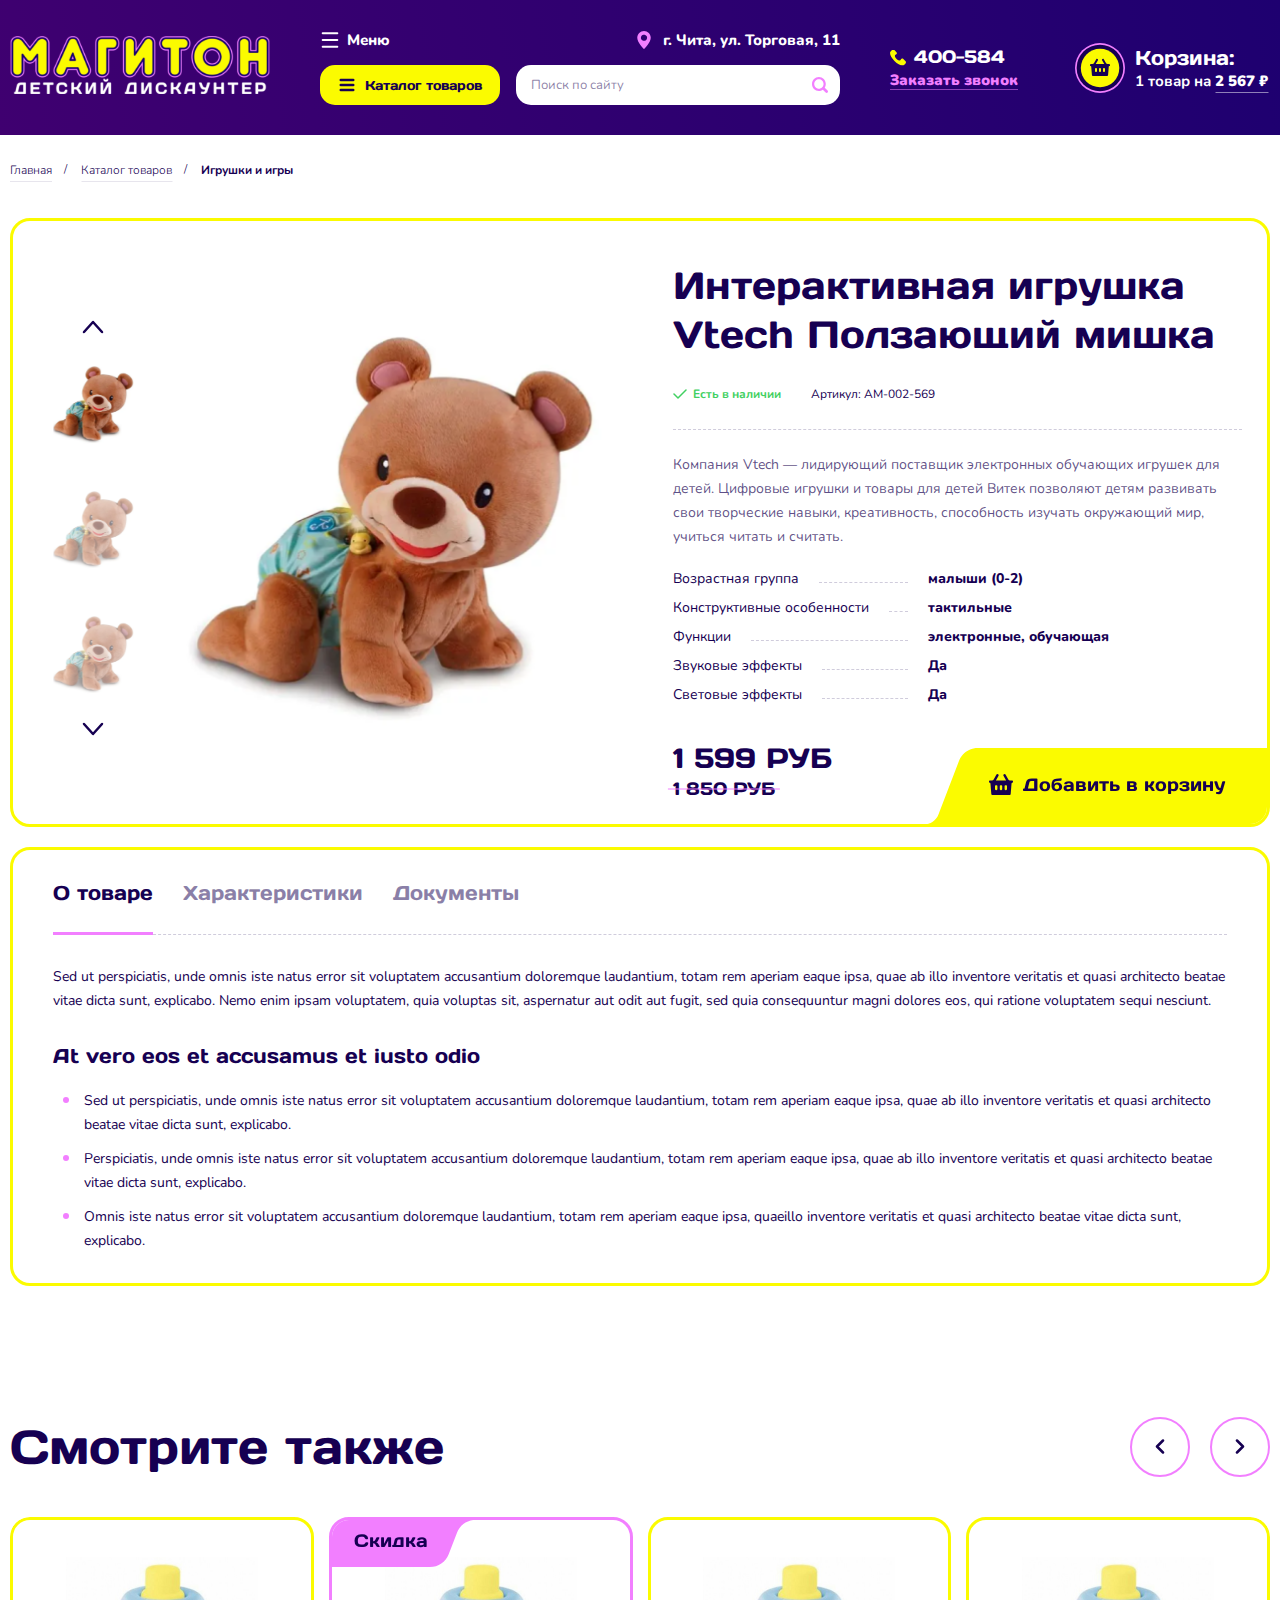
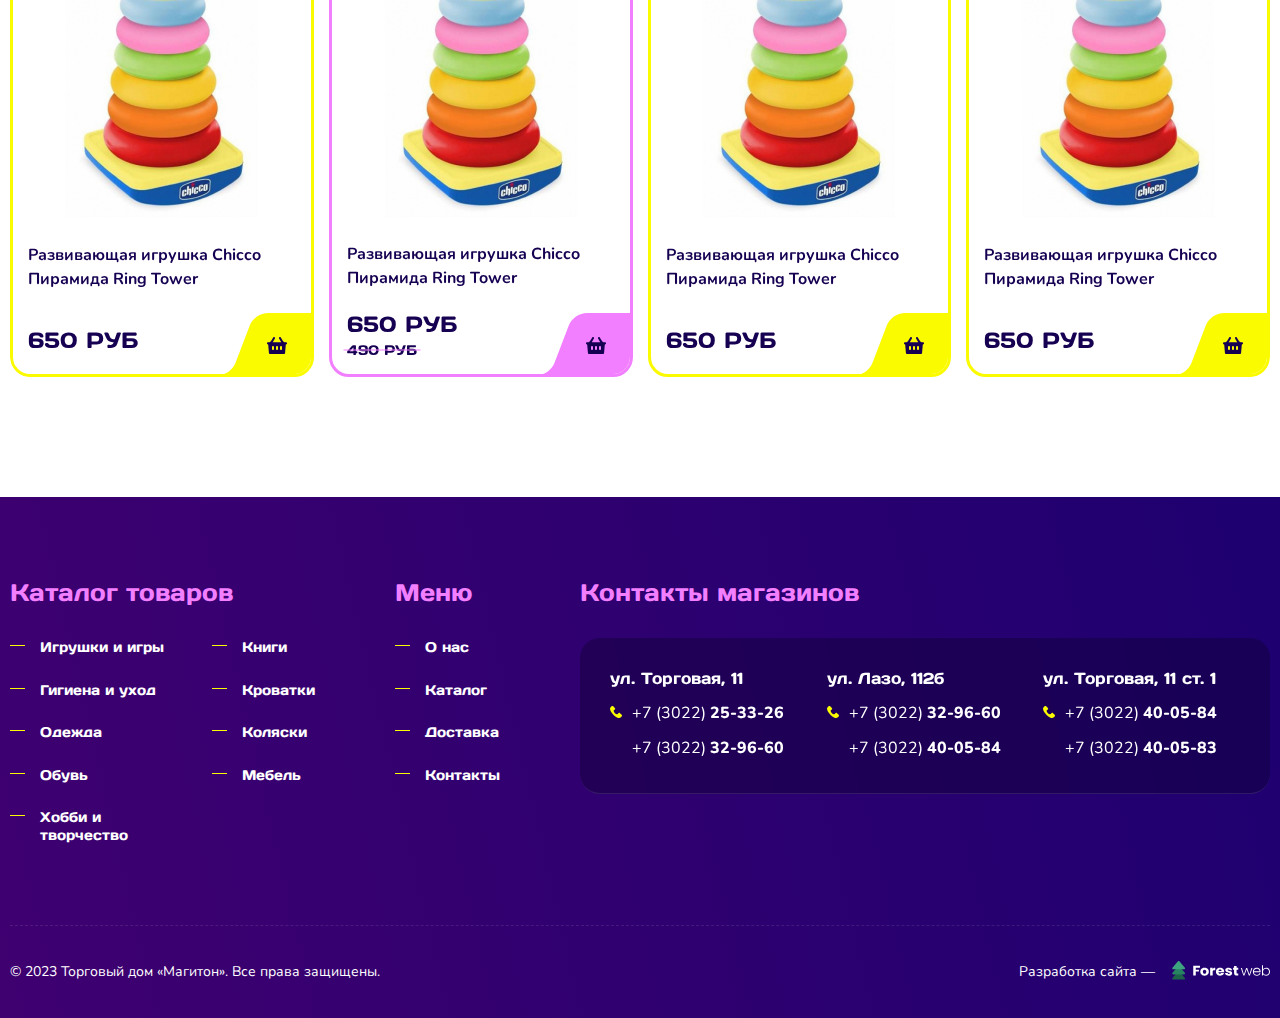
<file: product.html>
<!DOCTYPE html>
<html lang="ru">
  <head>
    <meta charset="utf-8">
    <meta http-equiv="X-UA-Compatible" content="IE=edge">
    <title>Product</title>
    <meta name="theme-color" content="#fff">
    <meta name="apple-mobile-web-app-status-bar-style" content="black-translucent">
    <meta name="viewport" content="width=device-width, user-scalable=no, initial-scale=1.0, maximum-scale=1.0, minimum-scale=1.0">
    <link rel="shortcut icon" href="img/favicons/favicon.ico" type="image/x-icon">
    <link rel="icon" sizes="16x16" href="img/favicons/favicon-16x16.png" type="image/png">
    <link rel="icon" sizes="32x32" href="img/favicons/favicon-32x32.png" type="image/png">
    <link rel="apple-touch-icon-precomposed" href="img/favicons/apple-touch-icon-precomposed.png">
    <link rel="apple-touch-icon" href="img/favicons/apple-touch-icon.png">
    <link rel="apple-touch-icon" sizes="57x57" href="img/favicons/apple-touch-icon-57x57.png">
    <link rel="apple-touch-icon" sizes="60x60" href="img/favicons/apple-touch-icon-60x60.png">
    <link rel="apple-touch-icon" sizes="72x72" href="img/favicons/apple-touch-icon-72x72.png">
    <link rel="apple-touch-icon" sizes="76x76" href="img/favicons/apple-touch-icon-76x76.png">
    <link rel="apple-touch-icon" sizes="114x114" href="img/favicons/apple-touch-icon-114x114.png">
    <link rel="apple-touch-icon" sizes="120x120" href="img/favicons/apple-touch-icon-120x120.png">
    <link rel="apple-touch-icon" sizes="144x144" href="img/favicons/apple-touch-icon-144x144.png">
    <link rel="apple-touch-icon" sizes="152x152" href="img/favicons/apple-touch-icon-152x152.png">
    <link rel="apple-touch-icon" sizes="167x167" href="img/favicons/apple-touch-icon-167x167.png">
    <link rel="apple-touch-icon" sizes="180x180" href="img/favicons/apple-touch-icon-180x180.png">
    <link rel="apple-touch-icon" sizes="1024x1024" href="img/favicons/apple-touch-icon-1024x1024.png">
    <link
  rel="stylesheet"
  href="https://cdn.jsdelivr.net/npm/@fancyapps/ui@5.0/dist/fancybox/fancybox.css"
/>
    <link rel="stylesheet" href="styles/main.min.css">
  </head>
  <body>
    <div class="wrapper">
      <header class="header">
        <div class="container">
          <div class="header__inner">
            <div class="header__container"> <a class="header__logo" href="#"><img src="../../../img/common/logo.svg" alt="logo"/></a>
              <div class="header__wrapper">
                <div class="header__wrapper-top">
                  <button class="header__nav-button -js-show-mobile-menu" type="button">
                    <div class="header__nav-button-icon"> 
                      <svg width="20" height="20" viewBox="0 0 20 20" fill="none" xmlns="http://www.w3.org/2000/svg">
                        <path d="M17.3332 16.6667L2.6665 16.6667" stroke="white" stroke-width="2" stroke-linecap="round" stroke-linejoin="round"></path>
                        <path d="M17.3332 10L2.6665 10" stroke="white" stroke-width="2" stroke-linecap="round" stroke-linejoin="round"></path>
                        <path d="M17.3332 3.33334L2.6665 3.33334" stroke="white" stroke-width="2" stroke-linecap="round" stroke-linejoin="round"></path>
                      </svg>
                    </div>
                    <div class="header__nav-button-text">Меню </div>
                  </button>
                  <button class="header__search-button" type="button">
                    <div class="header__search-button-icon"> 
                      <svg width="20" height="20" viewBox="0 0 20 20" fill="none" xmlns="http://www.w3.org/2000/svg">
                        <path d="M9.16667 15.8333C12.8486 15.8333 15.8333 12.8486 15.8333 9.16667C15.8333 5.48477 12.8486 2.5 9.16667 2.5C5.48477 2.5 2.5 5.48477 2.5 9.16667C2.5 12.8486 5.48477 15.8333 9.16667 15.8333Z" stroke="white" stroke-width="2" stroke-linecap="round" stroke-linejoin="round"></path>
                        <path d="M17.6401 17.5L14.0151 13.875" stroke="white" stroke-width="2" stroke-linecap="round" stroke-linejoin="round"></path>
                      </svg>
                    </div>
                    <div class="header__search-button-text">Поиск </div>
                  </button><a class="header__phone" href="tel:400584">
                    <div class="header__phone-icon"> 
                      <svg width="20" height="20" viewBox="0 0 20 20" fill="none" xmlns="http://www.w3.org/2000/svg">
                        <path d="M17.9995 13.9791V16.3877C18.0004 16.6113 17.9545 16.8327 17.8648 17.0375C17.775 17.2424 17.6434 17.4263 17.4783 17.5775C17.3132 17.7286 17.1183 17.8437 16.906 17.9154C16.6938 17.987 16.4689 18.0136 16.2457 17.9935C13.7702 17.725 11.3923 16.8808 9.30312 15.5286C7.35937 14.2959 5.71141 12.6512 4.47627 10.7113C3.11669 8.61679 2.27059 6.23206 2.00653 3.75036C1.98643 3.52834 2.01286 3.30457 2.08416 3.0933C2.15546 2.88203 2.27005 2.6879 2.42065 2.52325C2.57124 2.35861 2.75454 2.22706 2.95886 2.13699C3.16319 2.04691 3.38407 2.00029 3.60744 2.00008H6.02086C6.41128 1.99624 6.78977 2.13422 7.0858 2.3883C7.38182 2.64237 7.57517 2.99521 7.62981 3.38103C7.73168 4.15185 7.92059 4.9087 8.19295 5.63713C8.30118 5.9245 8.32461 6.23682 8.26045 6.53707C8.19629 6.83732 8.04723 7.11292 7.83093 7.33121L6.80925 8.35087C7.95446 10.3609 9.62206 12.0252 11.6361 13.1682L12.6578 12.1485C12.8765 11.9326 13.1527 11.7839 13.4535 11.7198C13.7544 11.6558 14.0673 11.6792 14.3552 11.7872C15.0851 12.059 15.8435 12.2476 16.6158 12.3492C17.0066 12.4042 17.3635 12.6007 17.6186 12.9012C17.8737 13.2017 18.0093 13.5853 17.9995 13.9791Z" stroke="white" stroke-width="2" stroke-linecap="round" stroke-linejoin="round"></path>
                      </svg>
                    </div>
                    <div class="header__phone-text">400-584 </div></a>
                  <nav class="header__nav">
                    <ul class="header__nav-list">
                      <li class="header__nav-item"><a class="header__nav-link" href="#">О нас</a></li>
                      <li class="header__nav-item"><a class="header__nav-link" href="#">Каталог</a></li>
                      <li class="header__nav-item"><a class="header__nav-link" href="#">Доставка</a></li>
                      <li class="header__nav-item"><a class="header__nav-link" href="#">Контакты</a></li>
                      <li class="header__nav-item">
                        <div class="header__location"> 
                          <div class="header__location-icon"> <img src="../../../img/icons/location-icon.svg" alt="pointer"/></div>
                          <div class="header__location-text">г. Чита, ул. Торговая, 11</div>
                        </div>
                      </li>
                    </ul>
                  </nav>
                  <div class="header__location"> 
                    <div class="header__location-icon"> <img src="../../../img/icons/location-icon.svg" alt="pointer"/></div>
                    <div class="header__location-text">г. Чита, ул. Торговая, 11</div>
                  </div>
                </div>
                <div class="header__wrapper-bottom">
                  <button class="header__cataloge-button" type="button">
                    <div class="header__cataloge-button-icon">
                      <svg width="16" height="14" viewBox="0 0 16 14" fill="none" xmlns="http://www.w3.org/2000/svg">
                        <path d="M1.75 2H14.25M1.75 7H14.25M1.75 12H14.25" stroke="#160052" stroke-width="2.5" stroke-linecap="round" stroke-linejoin="round"></path>
                      </svg>
                    </div>
                    <div class="header__cataloge-button-text"><span>Каталог</span> <span>товаров</span></div>
                  </button>
                  <button class="header__menu-button -js-show-mobile-menu" type="button">
                    <div class="header__menu-button-icon">
                      <svg width="16" height="14" viewBox="0 0 16 14" fill="none" xmlns="http://www.w3.org/2000/svg">
                        <path d="M1.75 2H14.25M1.75 7H14.25M1.75 12H14.25" stroke="#160052" stroke-width="2.5" stroke-linecap="round" stroke-linejoin="round"></path>
                      </svg>
                    </div>
                    <div class="header__menu-button-text">Меню</div>
                  </button>
                  <div class="header__search"> 
                    <form class="header__search-form search-form" action="#">
                      <div class="search-form__inner">
                        <button class="header__search-close" type="button">
                          <svg width="12" height="12" viewBox="0 0 12 12" fill="none" xmlns="http://www.w3.org/2000/svg">
                            <g opacity="0.1">
                              <path d="M1 1L10.6667 10.6667" stroke="#160052" stroke-width="2" stroke-linecap="round" stroke-linejoin="round"></path>
                              <path d="M10.6667 1L1.00005 10.6667" stroke="#160052" stroke-width="2" stroke-linecap="round" stroke-linejoin="round"></path>
                            </g>
                          </svg>
                        </button>
                        <div class="search-form__input">
                          <input type="text" placeholder="Поиск по сайту"/>
                        </div>
                        <button class="search-form__submit" type="submit">
                          <div class="search-form__submit-icon"><img src="../../../img/icons/loope.svg" alt="loope"/></div>
                          <div class="search-form__submit-text">Найти</div>
                        </button>
                      </div>
                    </form>
                    <div class="header__search-results search-products"> 
                      <div class="header__search-products search-products__items"><a class="search-products__item" href="#">
                          <div class="search-products__item-image"> <img src="../../../img/products/product.png" alt="product"/></div>
                          <h3 class="search-products__item-title">Развивающая игрушка Chicco Пирамида Ring Tower</h3>
                          <div class="search-products__item-price"> 
                            <p class="search-products__item-current-price">1 599 РУБ</p>
                            <p class="search-products__item-old-price">1 850 РУБ</p>
                          </div></a><a class="search-products__item" href="#">
                          <div class="search-products__item-image"> <img src="../../../img/products/product.png" alt="product"/></div>
                          <h3 class="search-products__item-title">Развивающая игрушка Chicco Пирамида Ring Tower</h3>
                          <div class="search-products__item-price"> 
                            <p class="search-products__item-current-price">1 599 РУБ</p>
                            <p class="search-products__item-old-price">1 850 РУБ</p>
                          </div></a><a class="search-products__item" href="#">
                          <div class="search-products__item-image"> <img src="../../../img/products/product.png" alt="product"/></div>
                          <h3 class="search-products__item-title">Развивающая игрушка Chicco Пирамида Ring Tower</h3>
                          <div class="search-products__item-price"> 
                            <p class="search-products__item-current-price">1 599 РУБ</p>
                            <p class="search-products__item-old-price">1 850 РУБ</p>
                          </div></a><a class="search-products__item" href="#">
                          <div class="search-products__item-image"> <img src="../../../img/products/product.png" alt="product"/></div>
                          <h3 class="search-products__item-title">Развивающая игрушка Chicco Пирамида Ring Tower</h3>
                          <div class="search-products__item-price"> 
                            <p class="search-products__item-current-price">1 599 РУБ</p>
                            <p class="search-products__item-old-price">1 850 РУБ</p>
                          </div></a><a class="search-products__item" href="#">
                          <div class="search-products__item-image"> <img src="../../../img/products/product.png" alt="product"/></div>
                          <h3 class="search-products__item-title">Развивающая игрушка Chicco Пирамида Ring Tower</h3>
                          <div class="search-products__item-price"> 
                            <p class="search-products__item-current-price">1 599 РУБ</p>
                            <p class="search-products__item-old-price">1 850 РУБ</p>
                          </div></a><a class="search-products__item" href="#">
                          <div class="search-products__item-image"> <img src="../../../img/products/product.png" alt="product"/></div>
                          <h3 class="search-products__item-title">Развивающая игрушка Chicco Пирамида Ring Tower</h3>
                          <div class="search-products__item-price"> 
                            <p class="search-products__item-current-price">1 599 РУБ</p>
                            <p class="search-products__item-old-price">1 850 РУБ</p>
                          </div></a><a class="search-products__item" href="#">
                          <div class="search-products__item-image"> <img src="../../../img/products/product.png" alt="product"/></div>
                          <h3 class="search-products__item-title">Развивающая игрушка Chicco Пирамида Ring Tower</h3>
                          <div class="search-products__item-price"> 
                            <p class="search-products__item-current-price">1 599 РУБ</p>
                            <p class="search-products__item-old-price">1 850 РУБ</p>
                          </div></a>
                      </div><a class="search-products__button" href="#">Перейти в раздел «Игрушки и игры»</a>
                    </div>
                  </div>
                </div>
              </div>
              <div class="header__contacts"><a class="header__contacts-phone" href="tel:400584">400-584 </a>
                <button class="header__contacts-button -js-order-modal">Заказать звонок</button>
              </div><a class="header__cart" href="#">
                <div class="header__cart-icon"> <img src="../../../img/icons/contacts-icon.svg" alt="contacts"/></div>
                <div class="header__cart-content"> 
                  <h3 class="header__cart-title">Корзина:</h3>
                  <p class="header__cart-text"><span>1 товар на</span> <span>2 567 ₽</span></p>
                </div></a>
            </div>
          </div>
        </div>
      </header>
      <div class="cataloge-modal">
        <div class="cataloge-modal__overlay"> 
          <div class="cataloge-modal__inner"> 
            <div class="cataloge-modal__products"> 
              <div class="cataloge-modal__aside">
                <ul class="cataloge-modal__types">
                  <li class="cataloge-modal__type">        <a class="cataloge-modal__type-link" href="#" data-cataloge-trigger="cataloge-type-1">
                      <div class="cataloge-modal__type-icon"><img src="../../../img/cataloge-modal/item1.svg" alt="type icon"/></div>
                      <h3 class="cataloge-modal__type-title">Игрушки и игры</h3>
                      <div class="cataloge-modal__type-arrow">
                        <svg width="6" height="10" viewBox="0 0 6 10" fill="none" xmlns="http://www.w3.org/2000/svg">
                          <path opacity="0.3" d="M1 1L5 5L1 9" stroke="#160052" stroke-width="2" stroke-linecap="round" stroke-linejoin="round"> </path>
                        </svg>
                      </div></a></li>
                  <li class="cataloge-modal__type">        <a class="cataloge-modal__type-link" href="#" data-cataloge-trigger="cataloge-type-2">
                      <div class="cataloge-modal__type-icon"><img src="../../../img/cataloge-modal/item2.svg" alt="type icon"/></div>
                      <h3 class="cataloge-modal__type-title">Гигиена и уход</h3>
                      <div class="cataloge-modal__type-arrow">
                        <svg width="6" height="10" viewBox="0 0 6 10" fill="none" xmlns="http://www.w3.org/2000/svg">
                          <path opacity="0.3" d="M1 1L5 5L1 9" stroke="#160052" stroke-width="2" stroke-linecap="round" stroke-linejoin="round"> </path>
                        </svg>
                      </div></a></li>
                  <li class="cataloge-modal__type">        <a class="cataloge-modal__type-link" href="#" data-cataloge-trigger="cataloge-type-3">
                      <div class="cataloge-modal__type-icon"><img src="../../../img/cataloge-modal/item3.svg" alt="type icon"/></div>
                      <h3 class="cataloge-modal__type-title">Одежда</h3>
                      <div class="cataloge-modal__type-arrow">
                        <svg width="6" height="10" viewBox="0 0 6 10" fill="none" xmlns="http://www.w3.org/2000/svg">
                          <path opacity="0.3" d="M1 1L5 5L1 9" stroke="#160052" stroke-width="2" stroke-linecap="round" stroke-linejoin="round"> </path>
                        </svg>
                      </div></a></li>
                  <li class="cataloge-modal__type">        <a class="cataloge-modal__type-link" href="#" data-cataloge-trigger="cataloge-type-4">
                      <div class="cataloge-modal__type-icon"><img src="../../../img/cataloge-modal/item4.svg" alt="type icon"/></div>
                      <h3 class="cataloge-modal__type-title">Обувь</h3>
                      <div class="cataloge-modal__type-arrow">
                        <svg width="6" height="10" viewBox="0 0 6 10" fill="none" xmlns="http://www.w3.org/2000/svg">
                          <path opacity="0.3" d="M1 1L5 5L1 9" stroke="#160052" stroke-width="2" stroke-linecap="round" stroke-linejoin="round"> </path>
                        </svg>
                      </div></a></li>
                  <li class="cataloge-modal__type">        <a class="cataloge-modal__type-link" href="#" data-cataloge-trigger="cataloge-type-5">
                      <div class="cataloge-modal__type-icon"><img src="../../../img/cataloge-modal/item5.svg" alt="type icon"/></div>
                      <h3 class="cataloge-modal__type-title">Хобби и творчество</h3>
                      <div class="cataloge-modal__type-arrow">
                        <svg width="6" height="10" viewBox="0 0 6 10" fill="none" xmlns="http://www.w3.org/2000/svg">
                          <path opacity="0.3" d="M1 1L5 5L1 9" stroke="#160052" stroke-width="2" stroke-linecap="round" stroke-linejoin="round"> </path>
                        </svg>
                      </div></a></li>
                  <li class="cataloge-modal__type">        <a class="cataloge-modal__type-link" href="#" data-cataloge-trigger="cataloge-type-6">
                      <div class="cataloge-modal__type-icon"><img src="../../../img/cataloge-modal/item6.svg" alt="type icon"/></div>
                      <h3 class="cataloge-modal__type-title">Книги</h3>
                      <div class="cataloge-modal__type-arrow">
                        <svg width="6" height="10" viewBox="0 0 6 10" fill="none" xmlns="http://www.w3.org/2000/svg">
                          <path opacity="0.3" d="M1 1L5 5L1 9" stroke="#160052" stroke-width="2" stroke-linecap="round" stroke-linejoin="round"> </path>
                        </svg>
                      </div></a></li>
                  <li class="cataloge-modal__type">        <a class="cataloge-modal__type-link" href="#" data-cataloge-trigger="cataloge-type-7">
                      <div class="cataloge-modal__type-icon"><img src="../../../img/cataloge-modal/item7.svg" alt="type icon"/></div>
                      <h3 class="cataloge-modal__type-title">Кроватки</h3>
                      <div class="cataloge-modal__type-arrow">
                        <svg width="6" height="10" viewBox="0 0 6 10" fill="none" xmlns="http://www.w3.org/2000/svg">
                          <path opacity="0.3" d="M1 1L5 5L1 9" stroke="#160052" stroke-width="2" stroke-linecap="round" stroke-linejoin="round"> </path>
                        </svg>
                      </div></a></li>
                  <li class="cataloge-modal__type">        <a class="cataloge-modal__type-link" href="#" data-cataloge-trigger="cataloge-type-8">
                      <div class="cataloge-modal__type-icon"><img src="../../../img/cataloge-modal/item8.svg" alt="type icon"/></div>
                      <h3 class="cataloge-modal__type-title">Коляски</h3>
                      <div class="cataloge-modal__type-arrow">
                        <svg width="6" height="10" viewBox="0 0 6 10" fill="none" xmlns="http://www.w3.org/2000/svg">
                          <path opacity="0.3" d="M1 1L5 5L1 9" stroke="#160052" stroke-width="2" stroke-linecap="round" stroke-linejoin="round"> </path>
                        </svg>
                      </div></a></li>
                  <li class="cataloge-modal__type">        <a class="cataloge-modal__type-link" href="#" data-cataloge-trigger="cataloge-type-9">
                      <div class="cataloge-modal__type-icon"><img src="../../../img/cataloge-modal/item9.svg" alt="type icon"/></div>
                      <h3 class="cataloge-modal__type-title">Мебель</h3>
                      <div class="cataloge-modal__type-arrow">
                        <svg width="6" height="10" viewBox="0 0 6 10" fill="none" xmlns="http://www.w3.org/2000/svg">
                          <path opacity="0.3" d="M1 1L5 5L1 9" stroke="#160052" stroke-width="2" stroke-linecap="round" stroke-linejoin="round"> </path>
                        </svg>
                      </div></a></li>
                </ul>
              </div>
              <div class="cataloge-modal__content">
                <div class="cataloge-modal__content-wrapper"> 
                  <div class="cataloge-modal__content-item" data-cataloge-content="cataloge-type-1">
                    <div class="cataloge-modal__content-top"> 
                      <button class="cataloge-modal__return-button" type="button">
                        <svg xmlns="http://www.w3.org/2000/svg" width="12" height="23" viewBox="0 0 12 23" fill="none">
                          <path d="M11 1.95975L1 11.9436L11 21.9275" stroke="#F27FFF" stroke-width="2" stroke-linecap="round" stroke-linejoin="round"></path>
                        </svg>
                      </button>
                      <h3 class="cataloge-modal__content-title"> </h3>
                    </div>
                    <div class="cataloge-modal__lists"> 
                      <div class="cataloge-modal__list"> 
                        <h3>Title1</h3>
                        <ul> 
                          <li> <a href="#">List1</a></li>
                          <li> <a href="#">Dolore magna aliquaffffffffff</a></li>
                          <li> <a href="#">Dolore magna aliqua</a></li>
                          <li> <a href="#">Dolore magna aliqua</a></li>
                          <li> <a href="#">Dolore magna aliqua</a></li>
                          <li> <a href="#">Dolore magna aliqua</a></li>
                        </ul>
                      </div>
                      <div class="cataloge-modal__list"> 
                        <h3>Title2</h3>
                        <ul> 
                          <li> <a href="#">List2</a></li>
                          <li> <a href="#">Dolore magna aliquaffffffffff</a></li>
                          <li> <a href="#">Dolore magna aliqua</a></li>
                          <li> <a href="#">Dolore magna aliqua</a></li>
                          <li> <a href="#">Dolore magna aliqua</a></li>
                          <li> <a href="#">Dolore magna aliqua</a></li>
                        </ul>
                      </div>
                      <div class="cataloge-modal__list"> 
                        <h3>Title3</h3>
                        <ul> 
                          <li> <a href="#">List3</a></li>
                          <li> <a href="#">Dolore magna aliquaffffffffff</a></li>
                          <li> <a href="#">Dolore magna aliqua</a></li>
                          <li> <a href="#">Dolore magna aliqua</a></li>
                          <li> <a href="#">Dolore magna aliqua</a></li>
                          <li> <a href="#">Dolore magna aliqua</a></li>
                        </ul>
                      </div>
                      <div class="cataloge-modal__list"> 
                        <h3>Title4</h3>
                        <ul> 
                          <li> <a href="#">List4</a></li>
                          <li> <a href="#">Dolore magna aliquaffffffffff</a></li>
                          <li> <a href="#">Dolore magna aliqua</a></li>
                          <li> <a href="#">Dolore magna aliqua</a></li>
                          <li> <a href="#">Dolore magna aliqua</a></li>
                          <li> <a href="#">Dolore magna aliqua</a></li>
                        </ul>
                      </div>
                      <div class="cataloge-modal__list"> 
                        <h3>Title5</h3>
                        <ul> 
                          <li> <a href="#">List5</a></li>
                          <li> <a href="#">Dolore magna aliquaffffffffff</a></li>
                          <li> <a href="#">Dolore magna aliqua</a></li>
                          <li> <a href="#">Dolore magna aliqua</a></li>
                          <li> <a href="#">Dolore magna aliqua</a></li>
                          <li> <a href="#">Dolore magna aliqua</a></li>
                        </ul>
                      </div>
                      <div class="cataloge-modal__list"> 
                        <h3>Title6</h3>
                        <ul> 
                          <li> <a href="#">List6</a></li>
                          <li> <a href="#">Dolore magna aliquaffffffffff</a></li>
                          <li> <a href="#">Dolore magna aliqua</a></li>
                          <li> <a href="#">Dolore magna aliqua</a></li>
                          <li> <a href="#">Dolore magna aliqua</a></li>
                          <li> <a href="#">Dolore magna aliqua</a></li>
                        </ul>
                      </div>
                      <div class="cataloge-modal__list"> 
                        <h3>Title4</h3>
                        <ul> 
                          <li> <a href="#">List4</a></li>
                          <li> <a href="#">Dolore magna aliquaffffffffff</a></li>
                          <li> <a href="#">Dolore magna aliqua</a></li>
                          <li> <a href="#">Dolore magna aliqua</a></li>
                          <li> <a href="#">Dolore magna aliqua</a></li>
                          <li> <a href="#">Dolore magna aliqua</a></li>
                        </ul>
                      </div>
                      <div class="cataloge-modal__list"> 
                        <h3>Title5</h3>
                        <ul> 
                          <li> <a href="#">List5</a></li>
                          <li> <a href="#">Dolore magna aliquaffffffffff</a></li>
                          <li> <a href="#">Dolore magna aliqua</a></li>
                          <li> <a href="#">Dolore magna aliqua</a></li>
                          <li> <a href="#">Dolore magna aliqua</a></li>
                          <li> <a href="#">Dolore magna aliqua</a></li>
                        </ul>
                      </div>
                      <div class="cataloge-modal__list"> 
                        <h3>Title6</h3>
                        <ul> 
                          <li> <a href="#">List6</a></li>
                          <li> <a href="#">Dolore magna aliquaffffffffff</a></li>
                          <li> <a href="#">Dolore magna aliqua</a></li>
                          <li> <a href="#">Dolore magna aliqua</a></li>
                          <li> <a href="#">Dolore magna aliqua</a></li>
                          <li> <a href="#">Dolore magna aliqua</a></li>
                        </ul>
                      </div>
                    </div>
                  </div>
                  <div class="cataloge-modal__content-item" data-cataloge-content="cataloge-type-2">
                    <div class="cataloge-modal__content-top"> 
                      <button class="cataloge-modal__return-button" type="button">
                        <svg xmlns="http://www.w3.org/2000/svg" width="12" height="23" viewBox="0 0 12 23" fill="none">
                          <path d="M11 1.95975L1 11.9436L11 21.9275" stroke="#F27FFF" stroke-width="2" stroke-linecap="round" stroke-linejoin="round"></path>
                        </svg>
                      </button>
                      <h3 class="cataloge-modal__content-title"> </h3>
                    </div>
                    <div class="cataloge-modal__lists"> 
                      <div class="cataloge-modal__list"> 
                        <h3>Title1</h3>
                        <ul> 
                          <li> <a href="#">List1</a></li>
                          <li> <a href="#">Dolore magna aliquaffffffffff</a></li>
                          <li> <a href="#">Dolore magna aliqua</a></li>
                          <li> <a href="#">Dolore magna aliqua</a></li>
                          <li> <a href="#">Dolore magna aliqua</a></li>
                          <li> <a href="#">Dolore magna aliqua</a></li>
                        </ul>
                      </div>
                      <div class="cataloge-modal__list"> 
                        <h3>Title2</h3>
                        <ul> 
                          <li> <a href="#">List2</a></li>
                          <li> <a href="#">Dolore magna aliquaffffffffff</a></li>
                          <li> <a href="#">Dolore magna aliqua</a></li>
                          <li> <a href="#">Dolore magna aliqua</a></li>
                          <li> <a href="#">Dolore magna aliqua</a></li>
                          <li> <a href="#">Dolore magna aliqua</a></li>
                        </ul>
                      </div>
                      <div class="cataloge-modal__list"> 
                        <h3>Title3</h3>
                        <ul> 
                          <li> <a href="#">List3</a></li>
                          <li> <a href="#">Dolore magna aliquaffffffffff</a></li>
                          <li> <a href="#">Dolore magna aliqua</a></li>
                          <li> <a href="#">Dolore magna aliqua</a></li>
                          <li> <a href="#">Dolore magna aliqua</a></li>
                          <li> <a href="#">Dolore magna aliqua</a></li>
                        </ul>
                      </div>
                      <div class="cataloge-modal__list"> 
                        <h3>Title4</h3>
                        <ul> 
                          <li> <a href="#">List4</a></li>
                          <li> <a href="#">Dolore magna aliquaffffffffff</a></li>
                          <li> <a href="#">Dolore magna aliqua</a></li>
                          <li> <a href="#">Dolore magna aliqua</a></li>
                          <li> <a href="#">Dolore magna aliqua</a></li>
                          <li> <a href="#">Dolore magna aliqua</a></li>
                        </ul>
                      </div>
                    </div>
                  </div>
                  <div class="cataloge-modal__content-item" data-cataloge-content="cataloge-type-3">
                    <div class="cataloge-modal__content-top"> 
                      <button class="cataloge-modal__return-button" type="button">
                        <svg xmlns="http://www.w3.org/2000/svg" width="12" height="23" viewBox="0 0 12 23" fill="none">
                          <path d="M11 1.95975L1 11.9436L11 21.9275" stroke="#F27FFF" stroke-width="2" stroke-linecap="round" stroke-linejoin="round"></path>
                        </svg>
                      </button>
                      <h3 class="cataloge-modal__content-title"> </h3>
                    </div>
                    <div class="cataloge-modal__lists"> 
                      <div class="cataloge-modal__list"> 
                        <h3>Title1</h3>
                        <ul> 
                          <li> <a href="#">List1</a></li>
                          <li> <a href="#">Dolore magna aliquaffffffffff</a></li>
                          <li> <a href="#">Dolore magna aliqua</a></li>
                          <li> <a href="#">Dolore magna aliqua</a></li>
                          <li> <a href="#">Dolore magna aliqua</a></li>
                          <li> <a href="#">Dolore magna aliqua</a></li>
                        </ul>
                      </div>
                      <div class="cataloge-modal__list"> 
                        <h3>Title2</h3>
                        <ul> 
                          <li> <a href="#">List2</a></li>
                          <li> <a href="#">Dolore magna aliquaffffffffff</a></li>
                          <li> <a href="#">Dolore magna aliqua</a></li>
                          <li> <a href="#">Dolore magna aliqua</a></li>
                          <li> <a href="#">Dolore magna aliqua</a></li>
                          <li> <a href="#">Dolore magna aliqua</a></li>
                        </ul>
                      </div>
                    </div>
                  </div>
                  <div class="cataloge-modal__content-item" data-cataloge-content="cataloge-type-4">
                    <div class="cataloge-modal__content-top"> 
                      <button class="cataloge-modal__return-button" type="button">
                        <svg xmlns="http://www.w3.org/2000/svg" width="12" height="23" viewBox="0 0 12 23" fill="none">
                          <path d="M11 1.95975L1 11.9436L11 21.9275" stroke="#F27FFF" stroke-width="2" stroke-linecap="round" stroke-linejoin="round"></path>
                        </svg>
                      </button>
                      <h3 class="cataloge-modal__content-title"> </h3>
                    </div>
                    <div class="cataloge-modal__lists"> 
                      <div class="cataloge-modal__list"> 
                        <h3>Title1</h3>
                        <ul> 
                          <li> <a href="#">List1</a></li>
                          <li> <a href="#">Dolore magna aliquaffffffffff</a></li>
                          <li> <a href="#">Dolore magna aliqua</a></li>
                          <li> <a href="#">Dolore magna aliqua</a></li>
                          <li> <a href="#">Dolore magna aliqua</a></li>
                          <li> <a href="#">Dolore magna aliqua</a></li>
                        </ul>
                      </div>
                      <div class="cataloge-modal__list"> 
                        <h3>Title2</h3>
                        <ul> 
                          <li> <a href="#">List2</a></li>
                          <li> <a href="#">Dolore magna aliquaffffffffff</a></li>
                          <li> <a href="#">Dolore magna aliqua</a></li>
                          <li> <a href="#">Dolore magna aliqua</a></li>
                          <li> <a href="#">Dolore magna aliqua</a></li>
                          <li> <a href="#">Dolore magna aliqua</a></li>
                        </ul>
                      </div>
                      <div class="cataloge-modal__list"> 
                        <h3>Title3</h3>
                        <ul> 
                          <li> <a href="#">List3</a></li>
                          <li> <a href="#">Dolore magna aliquaffffffffff</a></li>
                          <li> <a href="#">Dolore magna aliqua</a></li>
                          <li> <a href="#">Dolore magna aliqua</a></li>
                          <li> <a href="#">Dolore magna aliqua</a></li>
                          <li> <a href="#">Dolore magna aliqua</a></li>
                        </ul>
                      </div>
                      <div class="cataloge-modal__list"> 
                        <h3>Title4</h3>
                        <ul> 
                          <li> <a href="#">List4</a></li>
                          <li> <a href="#">Dolore magna aliquaffffffffff</a></li>
                          <li> <a href="#">Dolore magna aliqua</a></li>
                          <li> <a href="#">Dolore magna aliqua</a></li>
                          <li> <a href="#">Dolore magna aliqua</a></li>
                          <li> <a href="#">Dolore magna aliqua</a></li>
                        </ul>
                      </div>
                      <div class="cataloge-modal__list"> 
                        <h3>Title5</h3>
                        <ul> 
                          <li> <a href="#">List5</a></li>
                          <li> <a href="#">Dolore magna aliquaffffffffff</a></li>
                          <li> <a href="#">Dolore magna aliqua</a></li>
                          <li> <a href="#">Dolore magna aliqua</a></li>
                          <li> <a href="#">Dolore magna aliqua</a></li>
                          <li> <a href="#">Dolore magna aliqua</a></li>
                        </ul>
                      </div>
                    </div>
                  </div>
                  <div class="cataloge-modal__content-item" data-cataloge-content="cataloge-type-5">
                    <div class="cataloge-modal__content-top"> 
                      <button class="cataloge-modal__return-button" type="button">
                        <svg xmlns="http://www.w3.org/2000/svg" width="12" height="23" viewBox="0 0 12 23" fill="none">
                          <path d="M11 1.95975L1 11.9436L11 21.9275" stroke="#F27FFF" stroke-width="2" stroke-linecap="round" stroke-linejoin="round"></path>
                        </svg>
                      </button>
                      <h3 class="cataloge-modal__content-title"> </h3>
                    </div>
                    <div class="cataloge-modal__lists"> 
                      <div class="cataloge-modal__list"> 
                        <h3>Title1</h3>
                        <ul> 
                          <li> <a href="#">List1</a></li>
                          <li> <a href="#">Dolore magna aliquaffffffffff</a></li>
                          <li> <a href="#">Dolore magna aliqua</a></li>
                          <li> <a href="#">Dolore magna aliqua</a></li>
                          <li> <a href="#">Dolore magna aliqua</a></li>
                          <li> <a href="#">Dolore magna aliqua</a></li>
                        </ul>
                      </div>
                    </div>
                  </div>
                  <div class="cataloge-modal__content-item" data-cataloge-content="cataloge-type-6">
                    <div class="cataloge-modal__content-top"> 
                      <button class="cataloge-modal__return-button" type="button">
                        <svg xmlns="http://www.w3.org/2000/svg" width="12" height="23" viewBox="0 0 12 23" fill="none">
                          <path d="M11 1.95975L1 11.9436L11 21.9275" stroke="#F27FFF" stroke-width="2" stroke-linecap="round" stroke-linejoin="round"></path>
                        </svg>
                      </button>
                      <h3 class="cataloge-modal__content-title"> </h3>
                    </div>
                    <div class="cataloge-modal__lists"> 
                      <div class="cataloge-modal__list"> 
                        <h3>Title1</h3>
                        <ul> 
                          <li> <a href="#">List1</a></li>
                          <li> <a href="#">Dolore magna aliquaffffffffff</a></li>
                          <li> <a href="#">Dolore magna aliqua</a></li>
                          <li> <a href="#">Dolore magna aliqua</a></li>
                          <li> <a href="#">Dolore magna aliqua</a></li>
                          <li> <a href="#">Dolore magna aliqua</a></li>
                        </ul>
                      </div>
                      <div class="cataloge-modal__list"> 
                        <h3>Title2</h3>
                        <ul> 
                          <li> <a href="#">List2</a></li>
                          <li> <a href="#">Dolore magna aliquaffffffffff</a></li>
                          <li> <a href="#">Dolore magna aliqua</a></li>
                          <li> <a href="#">Dolore magna aliqua</a></li>
                          <li> <a href="#">Dolore magna aliqua</a></li>
                          <li> <a href="#">Dolore magna aliqua</a></li>
                        </ul>
                      </div>
                      <div class="cataloge-modal__list"> 
                        <h3>Title3</h3>
                        <ul> 
                          <li> <a href="#">List3</a></li>
                          <li> <a href="#">Dolore magna aliquaffffffffff</a></li>
                          <li> <a href="#">Dolore magna aliqua</a></li>
                          <li> <a href="#">Dolore magna aliqua</a></li>
                          <li> <a href="#">Dolore magna aliqua</a></li>
                          <li> <a href="#">Dolore magna aliqua</a></li>
                        </ul>
                      </div>
                      <div class="cataloge-modal__list"> 
                        <h3>Title4</h3>
                        <ul> 
                          <li> <a href="#">List4</a></li>
                          <li> <a href="#">Dolore magna aliquaffffffffff</a></li>
                          <li> <a href="#">Dolore magna aliqua</a></li>
                          <li> <a href="#">Dolore magna aliqua</a></li>
                          <li> <a href="#">Dolore magna aliqua</a></li>
                          <li> <a href="#">Dolore magna aliqua</a></li>
                        </ul>
                      </div>
                      <div class="cataloge-modal__list"> 
                        <h3>Title5</h3>
                        <ul> 
                          <li> <a href="#">List5</a></li>
                          <li> <a href="#">Dolore magna aliquaffffffffff</a></li>
                          <li> <a href="#">Dolore magna aliqua</a></li>
                          <li> <a href="#">Dolore magna aliqua</a></li>
                          <li> <a href="#">Dolore magna aliqua</a></li>
                          <li> <a href="#">Dolore magna aliqua</a></li>
                        </ul>
                      </div>
                      <div class="cataloge-modal__list"> 
                        <h3>Title6</h3>
                        <ul> 
                          <li> <a href="#">List6</a></li>
                          <li> <a href="#">Dolore magna aliquaffffffffff</a></li>
                          <li> <a href="#">Dolore magna aliqua</a></li>
                          <li> <a href="#">Dolore magna aliqua</a></li>
                          <li> <a href="#">Dolore magna aliqua</a></li>
                          <li> <a href="#">Dolore magna aliqua</a></li>
                        </ul>
                      </div>
                    </div>
                  </div>
                  <div class="cataloge-modal__content-item" data-cataloge-content="cataloge-type-7">
                    <div class="cataloge-modal__content-top"> 
                      <button class="cataloge-modal__return-button" type="button">
                        <svg xmlns="http://www.w3.org/2000/svg" width="12" height="23" viewBox="0 0 12 23" fill="none">
                          <path d="M11 1.95975L1 11.9436L11 21.9275" stroke="#F27FFF" stroke-width="2" stroke-linecap="round" stroke-linejoin="round"></path>
                        </svg>
                      </button>
                      <h3 class="cataloge-modal__content-title"> </h3>
                    </div>
                    <div class="cataloge-modal__lists"> 
                      <div class="cataloge-modal__list"> 
                        <h3>Title1</h3>
                        <ul> 
                          <li> <a href="#">List1</a></li>
                          <li> <a href="#">Dolore magna aliquaffffffffff</a></li>
                          <li> <a href="#">Dolore magna aliqua</a></li>
                          <li> <a href="#">Dolore magna aliqua</a></li>
                          <li> <a href="#">Dolore magna aliqua</a></li>
                          <li> <a href="#">Dolore magna aliqua</a></li>
                        </ul>
                      </div>
                      <div class="cataloge-modal__list"> 
                        <h3>Title2</h3>
                        <ul> 
                          <li> <a href="#">List2</a></li>
                          <li> <a href="#">Dolore magna aliquaffffffffff</a></li>
                          <li> <a href="#">Dolore magna aliqua</a></li>
                          <li> <a href="#">Dolore magna aliqua</a></li>
                          <li> <a href="#">Dolore magna aliqua</a></li>
                          <li> <a href="#">Dolore magna aliqua</a></li>
                        </ul>
                      </div>
                      <div class="cataloge-modal__list"> 
                        <h3>Title3</h3>
                        <ul> 
                          <li> <a href="#">List3</a></li>
                          <li> <a href="#">Dolore magna aliquaffffffffff</a></li>
                          <li> <a href="#">Dolore magna aliqua</a></li>
                          <li> <a href="#">Dolore magna aliqua</a></li>
                          <li> <a href="#">Dolore magna aliqua</a></li>
                          <li> <a href="#">Dolore magna aliqua</a></li>
                        </ul>
                      </div>
                      <div class="cataloge-modal__list"> 
                        <h3>Title4</h3>
                        <ul> 
                          <li> <a href="#">List4</a></li>
                          <li> <a href="#">Dolore magna aliquaffffffffff</a></li>
                          <li> <a href="#">Dolore magna aliqua</a></li>
                          <li> <a href="#">Dolore magna aliqua</a></li>
                          <li> <a href="#">Dolore magna aliqua</a></li>
                          <li> <a href="#">Dolore magna aliqua</a></li>
                        </ul>
                      </div>
                    </div>
                  </div>
                  <div class="cataloge-modal__content-item" data-cataloge-content="cataloge-type-8">
                    <div class="cataloge-modal__content-top"> 
                      <button class="cataloge-modal__return-button" type="button">
                        <svg xmlns="http://www.w3.org/2000/svg" width="12" height="23" viewBox="0 0 12 23" fill="none">
                          <path d="M11 1.95975L1 11.9436L11 21.9275" stroke="#F27FFF" stroke-width="2" stroke-linecap="round" stroke-linejoin="round"></path>
                        </svg>
                      </button>
                      <h3 class="cataloge-modal__content-title"> </h3>
                    </div>
                    <div class="cataloge-modal__lists"> 
                      <div class="cataloge-modal__list"> 
                        <h3>Title1</h3>
                        <ul> 
                          <li> <a href="#">List1</a></li>
                          <li> <a href="#">Dolore magna aliquaffffffffff</a></li>
                          <li> <a href="#">Dolore magna aliqua</a></li>
                          <li> <a href="#">Dolore magna aliqua</a></li>
                          <li> <a href="#">Dolore magna aliqua</a></li>
                          <li> <a href="#">Dolore magna aliqua</a></li>
                        </ul>
                      </div>
                      <div class="cataloge-modal__list"> 
                        <h3>Title2</h3>
                        <ul> 
                          <li> <a href="#">List2</a></li>
                          <li> <a href="#">Dolore magna aliquaffffffffff</a></li>
                          <li> <a href="#">Dolore magna aliqua</a></li>
                          <li> <a href="#">Dolore magna aliqua</a></li>
                          <li> <a href="#">Dolore magna aliqua</a></li>
                          <li> <a href="#">Dolore magna aliqua</a></li>
                        </ul>
                      </div>
                    </div>
                  </div>
                  <div class="cataloge-modal__content-item" data-cataloge-content="cataloge-type-9">
                    <div class="cataloge-modal__content-top"> 
                      <button class="cataloge-modal__return-button" type="button">
                        <svg xmlns="http://www.w3.org/2000/svg" width="12" height="23" viewBox="0 0 12 23" fill="none">
                          <path d="M11 1.95975L1 11.9436L11 21.9275" stroke="#F27FFF" stroke-width="2" stroke-linecap="round" stroke-linejoin="round"></path>
                        </svg>
                      </button>
                      <h3 class="cataloge-modal__content-title"> </h3>
                    </div>
                    <div class="cataloge-modal__lists"> 
                      <div class="cataloge-modal__list"> 
                        <h3>Title1</h3>
                        <ul> 
                          <li> <a href="#">List1</a></li>
                          <li> <a href="#">Dolore magna aliquaffffffffff</a></li>
                          <li> <a href="#">Dolore magna aliqua</a></li>
                          <li> <a href="#">Dolore magna aliqua</a></li>
                          <li> <a href="#">Dolore magna aliqua</a></li>
                          <li> <a href="#">Dolore magna aliqua</a></li>
                        </ul>
                      </div>
                    </div>
                  </div>
                </div>
              </div>
            </div>
          </div>
        </div>
      </div>
      <main>
        <div class="breadcrumbs"> 
          <div class="container"> 
            <div class="breadrumbs__inner">
              <nav class="breadcrumbs__nav"> 
                <ul class="breadcrumbs__list">
                  <li class="breadcrumbs__list-item"><a class="breadcrumbs__list-link" href="#">Главная</a></li>
                  <li class="breadcrumbs__list-item"><a class="breadcrumbs__list-link" href="#">Каталог товаров</a></li>
                  <li class="breadcrumbs__list-item"><a class="breadcrumbs__list-link" href="#">Игрушки и игры</a></li>
                </ul>
              </nav>
            </div>
          </div>
        </div>
        <section class="product-info">    
          <div class="container"> 
            <div class="product-info__inner"> 
              <div class="product-info__container"> 
                <div class="product-info__slider"> 
                  <div class="product-info__thumbs-wrapper"> 
                    <div class="product-info__thumbs-slider swiper">
                      <div class="product-info__thumbs-wrapper swiper-wrapper">
                        <div class="product-info__thumb swiper-slide">
                          <div class="product-info__thumb-image"><img src="../../../img/sliders/product-info-slider/image.png" alt="product"/></div>
                        </div>
                        <div class="product-info__thumb swiper-slide">
                          <div class="product-info__thumb-image"><img src="../../../img/sliders/product-info-slider/image.png" alt="product"/></div>
                        </div>
                        <div class="product-info__thumb swiper-slide">
                          <div class="product-info__thumb-image"><img src="../../../img/sliders/product-info-slider/image.png" alt="product"/></div>
                        </div>
                        <div class="product-info__thumb swiper-slide">
                          <div class="product-info__thumb-image"><img src="../../../img/sliders/product-info-slider/image.png" alt="product"/></div>
                        </div>
                        <div class="product-info__thumb swiper-slide">
                          <div class="product-info__thumb-image"><img src="../../../img/sliders/product-info-slider/image.png" alt="product"/></div>
                        </div>
                        <div class="product-info__thumb swiper-slide">
                          <div class="product-info__thumb-image"><img src="../../../img/sliders/product-info-slider/image.png" alt="product"/></div>
                        </div>
                        <div class="product-info__thumb swiper-slide">
                          <div class="product-info__thumb-image"><img src="../../../img/sliders/product-info-slider/image.png" alt="product"/></div>
                        </div>
                        <div class="product-info__thumb swiper-slide">
                          <div class="product-info__thumb-image"><img src="../../../img/sliders/product-info-slider/image.png" alt="product"/></div>
                        </div>
                      </div>
                    </div>
                    <button class="product-info__thumbs-button product-info__thumbs-button--prev" type="button">
                      <svg width="22" height="14" viewBox="0 0 22 14" fill="none" xmlns="http://www.w3.org/2000/svg">
                        <path d="M2 12L11 2L20 12" stroke="#160052" stroke-width="2.5" stroke-linecap="round" stroke-linejoin="round"></path>
                      </svg>
                    </button>
                    <button class="product-info__thumbs-button product-info__thumbs-button--next" type="button">
                      <svg width="22" height="14" viewBox="0 0 22 14" fill="none" xmlns="http://www.w3.org/2000/svg">
                        <path d="M2 2L11 12L20 2" stroke="#160052" stroke-width="2.5" stroke-linecap="round" stroke-linejoin="round"></path>
                      </svg>
                    </button>
                  </div>
                  <div class="product-info__main-slider swiper">
                    <div class="product-info__main-wrapper swiper-wrapper">
                      <div class="product-info__main swiper-slide">
                        <div class="product-info__main-image"><img src="../../../img/sliders/product-info-slider/image.png" alt="product"/></div>
                      </div>
                      <div class="product-info__main swiper-slide">
                        <div class="product-info__main-image"><img src="../../../img/sliders/product-info-slider/image.png" alt="product"/></div>
                      </div>
                      <div class="product-info__main swiper-slide">
                        <div class="product-info__main-image"><img src="../../../img/sliders/product-info-slider/image.png" alt="product"/></div>
                      </div>
                      <div class="product-info__main swiper-slide">
                        <div class="product-info__main-image"><img src="../../../img/sliders/product-info-slider/image.png" alt="product"/></div>
                      </div>
                      <div class="product-info__main swiper-slide">
                        <div class="product-info__main-image"><img src="../../../img/sliders/product-info-slider/image.png" alt="product"/></div>
                      </div>
                      <div class="product-info__main swiper-slide">
                        <div class="product-info__main-image"><img src="../../../img/sliders/product-info-slider/image.png" alt="product"/></div>
                      </div>
                      <div class="product-info__main swiper-slide">
                        <div class="product-info__main-image"><img src="../../../img/sliders/product-info-slider/image.png" alt="product"/></div>
                      </div>
                      <div class="product-info__main swiper-slide">
                        <div class="product-info__main-image"><img src="../../../img/sliders/product-info-slider/image.png" alt="product"/></div>
                      </div>
                    </div>
                  </div>
                </div>
                <div class="product-info__content"> 
                  <form class="product-info__form" action="#">
                    <div class="product-info__form-inner">
                      <h1 class="product-info__title">Интерактивная игрушка Vtech Ползающий мишка</h1>
                      <div class="product-info__wrapper">
                        <div class="product-info__existence">
                          <p class="product-info__existence-text">Есть в наличии</p>
                        </div>
                        <div class="product-info__articul">
                          <p class="product-info__articul-text">Артикул: <span>АМ-002-569</span></p>
                        </div>
                      </div>
                      <div class="product-info__text"> 
                        <p>Компания Vtech — лидирующий поставщик электронных обучающих игрушек для детей. Цифровые игрушки и товары для детей Витек позволяют детям развивать свои творческие навыки, креативность, способность изучать окружающий мир, учиться читать и считать.</p>
                      </div>
                      <div class="product-info__characteristics"> 
                        <ul class="product-info__characteristics-list"> 
                          <li class="product-info__characteristics-item"><span class="product-info__characteristics-title">Возрастная группа</span><span class="product-info__characteristics-decor"></span><span class="product-info__characteristics-value">малыши (0-2)</span></li>
                          <li class="product-info__characteristics-item"><span class="product-info__characteristics-title">Конструктивные особенности</span><span class="product-info__characteristics-decor"></span><span class="product-info__characteristics-value">тактильные</span></li>
                          <li class="product-info__characteristics-item"><span class="product-info__characteristics-title">Функции</span><span class="product-info__characteristics-decor"></span><span class="product-info__characteristics-value">электронные, обучающая</span></li>
                          <li class="product-info__characteristics-item"><span class="product-info__characteristics-title">Звуковые эффекты</span><span class="product-info__characteristics-decor"></span><span class="product-info__characteristics-value">Да</span></li>
                          <li class="product-info__characteristics-item"><span class="product-info__characteristics-title">Световые эффекты</span><span class="product-info__characteristics-decor"></span><span class="product-info__characteristics-value">Да</span></li>
                        </ul>
                      </div>
                      <div class="product-info__bottom">
                        <div class="product-info__price"> 
                          <p class="product-info__current-price">1 599 РУБ</p>
                          <p class="product-info__old-price">1 850 РУБ</p>
                        </div>
                        <button class="product-info__form-submit" type="submit"><span class="product-info__form-submit-icon"> 
                            <svg width="24" height="21" viewBox="0 0 24 21" fill="none" xmlns="http://www.w3.org/2000/svg">
                              <path d="M15.175 0.135801C15.6527 -0.143871 16.2627 0.0224641 16.539 0.507726L19.3146 5.38294C19.6722 6.01116 20.3316 6.39792 21.0451 6.39792H23C23.5523 6.39792 24 6.85353 24 7.41555V8.08931C24 8.49927 23.6734 8.8316 23.2706 8.8316C22.8913 8.8316 22.5753 9.12739 22.5437 9.51202L21.6912 19.8842C21.6662 20.1882 21.5295 20.4717 21.3081 20.6784C21.0868 20.885 20.7969 20.9998 20.496 21H3.504C3.2031 20.9998 2.91323 20.885 2.69187 20.6784C2.4705 20.4717 2.33378 20.1882 2.3088 19.8842L1.45515 9.51139C1.42352 9.12711 1.10779 8.8316 0.728844 8.8316C0.326314 8.8316 0 8.49953 0 8.08991V7.41555C0 6.85353 0.447715 6.39792 1 6.39792H2.95388C3.66724 6.39792 4.3266 6.01126 4.68429 5.38318L7.46096 0.507538C7.73727 0.0223605 8.34721 -0.143912 8.82485 0.135733L9.16975 0.337661C9.6495 0.618541 9.8138 1.24256 9.53631 1.7299L6.8784 6.39792H17.1204L14.4635 1.72984C14.1861 1.24251 14.3504 0.618592 14.8301 0.337745L15.175 0.135801ZM13.2 12.2829C13.2 11.7209 12.7523 11.2653 12.2 11.2653H11.8C11.2477 11.2653 10.8 11.7209 10.8 12.2829V15.115C10.8 15.677 11.2477 16.1326 11.8 16.1326H12.2C12.7523 16.1326 13.2 15.677 13.2 15.115V12.2829ZM8.4 12.2829C8.4 11.7209 7.95228 11.2653 7.4 11.2653H7C6.44771 11.2653 6 11.7209 6 12.2829V15.115C6 15.677 6.44772 16.1326 7 16.1326H7.4C7.95229 16.1326 8.4 15.677 8.4 15.115V12.2829ZM18 12.2829C18 11.7209 17.5523 11.2653 17 11.2653H16.6C16.0477 11.2653 15.6 11.7209 15.6 12.2829V15.115C15.6 15.677 16.0477 16.1326 16.6 16.1326H17C17.5523 16.1326 18 15.677 18 15.115V12.2829Z" fill="#160052"></path>
                            </svg></span><span class="product-info__form-submit-text">Добавить в корзину </span></button>
                      </div>
                    </div>
                  </form>
                </div>
              </div>
              <div class="product-info__tabs"> 
                <div class="product-info__tabs-buttons">
                  <button class="product-info__tabs-button -js-active" type="button" data-tab-button="tab-1">О товаре </button>
                  <button class="product-info__tabs-button" type="button" data-tab-button="tab-2">Характеристики</button>
                  <button class="product-info__tabs-button" type="button" data-tab-button="tab-3">Документы</button>
                </div>
                <div class="product-info__tabs-content"> 
                  <div class="product-info__tabs-item -js-active" data-tab-content="tab-1">
                    <div class="product-info__tabs-item-content"> 
                      <p>Sed ut perspiciatis, unde omnis iste natus error sit voluptatem accusantium doloremque laudantium, totam rem aperiam eaque ipsa, quae ab illo inventore veritatis et quasi architecto beatae vitae dicta sunt, explicabo. Nemo enim ipsam voluptatem, quia voluptas sit, aspernatur aut odit aut fugit, sed quia consequuntur magni dolores eos, qui ratione voluptatem sequi nesciunt.</p>
                      <div class="product-info__tabs-list"> 
                        <h3>At vero eos et accusamus et iusto odio</h3>
                        <ul> 
                          <li>Sed ut perspiciatis, unde omnis iste natus error sit voluptatem accusantium doloremque laudantium, totam rem aperiam eaque ipsa, quae ab illo inventore veritatis et quasi architecto beatae vitae dicta sunt, explicabo.</li>
                          <li>Рerspiciatis, unde omnis iste natus error sit voluptatem accusantium doloremque laudantium, totam rem aperiam eaque ipsa, quae ab illo inventore veritatis et quasi architecto beatae vitae dicta sunt, explicabo.</li>
                          <li>Omnis iste natus error sit voluptatem accusantium doloremque laudantium, totam rem aperiam eaque ipsa, quaeillo inventore veritatis et quasi architecto beatae vitae dicta sunt, explicabo.</li>
                        </ul>
                      </div>
                    </div>
                  </div>
                  <div class="product-info__tabs-item" data-tab-content="tab-2">
                    <div class="product-info__tabs-item-content"> 
                      <p>Sed ut perspiciatis, unde omnis iste natus error sit voluptatem accusantium doloremque laudantium, totam rem aperiam eaque ipsa, quae ab illo inventore veritatis et quasi architecto beatae vitae dicta sunt, explicabo. Nemo enim ipsam voluptatem, quia voluptas sit, aspernatur aut odit aut fugit, sed quia consequuntur magni dolores eos, qui ratione voluptatem sequi nesciunt.</p>
                      <div class="product-info__tabs-list"> 
                        <h3>At vero eos et accusamus et iusto odio</h3>
                        <ul> 
                          <li>Sed ut perspiciatis, unde omnis iste natus error sit voluptatem accusantium doloremque laudantium, totam rem aperiam eaque ipsa, quae ab illo inventore veritatis et quasi architecto beatae vitae dicta sunt, explicabo.</li>
                          <li>Рerspiciatis, unde omnis iste natus error sit voluptatem accusantium doloremque laudantium, totam rem aperiam eaque ipsa, quae ab illo inventore veritatis et quasi architecto beatae vitae dicta sunt, explicabo.</li>
                          <li>Omnis iste natus error sit voluptatem accusantium doloremque laudantium, totam rem aperiam eaque ipsa, quaeillo inventore veritatis et quasi architecto beatae vitae dicta sunt, explicabo.</li>
                        </ul>
                      </div>
                    </div>
                  </div>
                  <div class="product-info__tabs-item" data-tab-content="tab-3">
                    <div class="product-info__tabs-item-content"> 
                      <p>Sed ut perspiciatis, unde omnis iste natus error sit voluptatem accusantium doloremque laudantium, totam rem aperiam eaque ipsa, quae ab illo inventore veritatis et quasi architecto beatae vitae dicta sunt, explicabo. Nemo enim ipsam voluptatem, quia voluptas sit, aspernatur aut odit aut fugit, sed quia consequuntur magni dolores eos, qui ratione voluptatem sequi nesciunt.</p>
                      <div class="product-info__tabs-list"> 
                        <h3>At vero eos et accusamus et iusto odio</h3>
                        <ul> 
                          <li>Sed ut perspiciatis, unde omnis iste natus error sit voluptatem accusantium doloremque laudantium, totam rem aperiam eaque ipsa, quae ab illo inventore veritatis et quasi architecto beatae vitae dicta sunt, explicabo.</li>
                          <li>Рerspiciatis, unde omnis iste natus error sit voluptatem accusantium doloremque laudantium, totam rem aperiam eaque ipsa, quae ab illo inventore veritatis et quasi architecto beatae vitae dicta sunt, explicabo.</li>
                          <li>Omnis iste natus error sit voluptatem accusantium doloremque laudantium, totam rem aperiam eaque ipsa, quaeillo inventore veritatis et quasi architecto beatae vitae dicta sunt, explicabo.</li>
                        </ul>
                      </div>
                    </div>
                  </div>
                </div>
              </div>
            </div>
          </div>
        </section>
        <section class="products-slider extra-slider"> 
          <div class="container"> 
            <div class="products-slider__inner"> 
              <div class="products-slider__top"> 
                <h2 class="products-slider__title section-title">Смотрите также</h2>
                <div class="products-slider__arrows"> 
                  <button class="products-slider__arrow products-slider__arrow--prev" type="button"> 
                    <svg width="10" height="15" viewBox="0 0 10 15" fill="none" xmlns="http://www.w3.org/2000/svg">
                      <path d="M8 1.5L2 7.5L8 13.5" stroke="#160052" stroke-width="2.5" stroke-linecap="round" stroke-linejoin="round"></path>
                    </svg>
                  </button>
                  <button class="products-slider__arrow products-slider__arrow--next" type="button">   
                    <svg width="10" height="15" viewBox="0 0 10 15" fill="none" xmlns="http://www.w3.org/2000/svg">
                      <path d="M2 1.5L8 7.5L2 13.5" stroke="#160052" stroke-width="2.5" stroke-linecap="round" stroke-linejoin="round"></path>
                    </svg>
                  </button>
                </div>
              </div>
              <div class="products-slider__swiper swiper">
                <div class="products-slider__wrapper swiper-wrapper">
                  <div class="products-slider__slide swiper-slide">
                    <div class="product"> 
                      <form class="product__form" action="#">
                        <div class="product__form-inner"> <a class="product__image" href="#"> <img src="../../../img/products/product.png" alt="product"/></a>
                          <h3 class="product__title">Развивающая игрушка Chicco Пирамида Ring Tower</h3>
                          <div class="product__price-wrapper"> 
                            <p class="product__current-price">650 РУБ</p>
                          </div>
                          <button class="product__buy" type="submit">
                            <div class="product__buy-icon"> 
                              <svg width="20" height="17" viewBox="0 0 20 17" fill="none" xmlns="http://www.w3.org/2000/svg">
                                <path d="M12.6459 0.109934C13.0439 -0.116467 13.5523 0.0181852 13.7825 0.411016L16.0955 4.35762C16.3935 4.86618 16.943 5.17927 17.5376 5.17927H19.1667C19.6269 5.17927 20 5.54809 20 6.00306V6.54849C20 6.88036 19.7279 7.14939 19.3921 7.14939C19.0761 7.14939 18.8127 7.38884 18.7864 7.70021L18.076 16.0967C18.0552 16.3429 17.9413 16.5723 17.7568 16.7396C17.5723 16.9069 17.3308 16.9999 17.08 17H2.92C2.66925 16.9999 2.4277 16.9069 2.24322 16.7396C2.05875 16.5723 1.94481 16.3429 1.924 16.0967L1.21262 7.6997C1.18627 7.38861 0.92316 7.14939 0.60737 7.14939C0.271929 7.14939 0 6.88058 0 6.54898V6.00306C0 5.54809 0.373096 5.17927 0.833333 5.17927H2.46157C3.05604 5.17927 3.6055 4.86626 3.90358 4.35781L6.21747 0.410864C6.44772 0.0181014 6.95601 -0.1165 7.35404 0.109879L7.64146 0.273345C8.04125 0.500723 8.17817 1.00588 7.94693 1.4004L5.732 5.17927H14.267L12.0529 1.40035C11.8217 1.00584 11.9587 0.500765 12.3584 0.273413L12.6459 0.109934ZM11 9.94331C11 9.48834 10.6269 9.11951 10.1667 9.11951H9.83333C9.3731 9.11951 9 9.48834 9 9.94331V12.236C9 12.6909 9.3731 13.0598 9.83333 13.0598H10.1667C10.6269 13.0598 11 12.6909 11 12.236V9.94331ZM7 9.94331C7 9.48834 6.6269 9.11951 6.16667 9.11951H5.83333C5.3731 9.11951 5 9.48834 5 9.94331V12.236C5 12.6909 5.3731 13.0598 5.83333 13.0598H6.16667C6.6269 13.0598 7 12.6909 7 12.236V9.94331ZM15 9.94331C15 9.48834 14.6269 9.11951 14.1667 9.11951H13.8333C13.3731 9.11951 13 9.48834 13 9.94331V12.236C13 12.6909 13.3731 13.0598 13.8333 13.0598H14.1667C14.6269 13.0598 15 12.6909 15 12.236V9.94331Z" fill="#160052"></path>
                              </svg>
                            </div>
                            <div class="product__buy-text">Купить </div>
                          </button>
                        </div>
                      </form>
                    </div>
                  </div>
                  <div class="products-slider__slide swiper-slide">
                    <div class="product product--sale"> 
                      <form class="product__form" action="#">
                        <div class="product__form-inner"> 
                          <p class="product__label">Скидка</p><a class="product__image" href="#"> <img src="../../../img/products/product.png" alt="product"/></a>
                          <h3 class="product__title">Развивающая игрушка Chicco Пирамида Ring Tower</h3>
                          <div class="product__price-wrapper"> 
                            <p class="product__current-price">650 РУБ</p>
                            <p class="product__old-price">490 РУБ</p>
                          </div>
                          <button class="product__buy" type="submit">
                            <div class="product__buy-icon"> 
                              <svg width="20" height="17" viewBox="0 0 20 17" fill="none" xmlns="http://www.w3.org/2000/svg">
                                <path d="M12.6459 0.109934C13.0439 -0.116467 13.5523 0.0181852 13.7825 0.411016L16.0955 4.35762C16.3935 4.86618 16.943 5.17927 17.5376 5.17927H19.1667C19.6269 5.17927 20 5.54809 20 6.00306V6.54849C20 6.88036 19.7279 7.14939 19.3921 7.14939C19.0761 7.14939 18.8127 7.38884 18.7864 7.70021L18.076 16.0967C18.0552 16.3429 17.9413 16.5723 17.7568 16.7396C17.5723 16.9069 17.3308 16.9999 17.08 17H2.92C2.66925 16.9999 2.4277 16.9069 2.24322 16.7396C2.05875 16.5723 1.94481 16.3429 1.924 16.0967L1.21262 7.6997C1.18627 7.38861 0.92316 7.14939 0.60737 7.14939C0.271929 7.14939 0 6.88058 0 6.54898V6.00306C0 5.54809 0.373096 5.17927 0.833333 5.17927H2.46157C3.05604 5.17927 3.6055 4.86626 3.90358 4.35781L6.21747 0.410864C6.44772 0.0181014 6.95601 -0.1165 7.35404 0.109879L7.64146 0.273345C8.04125 0.500723 8.17817 1.00588 7.94693 1.4004L5.732 5.17927H14.267L12.0529 1.40035C11.8217 1.00584 11.9587 0.500765 12.3584 0.273413L12.6459 0.109934ZM11 9.94331C11 9.48834 10.6269 9.11951 10.1667 9.11951H9.83333C9.3731 9.11951 9 9.48834 9 9.94331V12.236C9 12.6909 9.3731 13.0598 9.83333 13.0598H10.1667C10.6269 13.0598 11 12.6909 11 12.236V9.94331ZM7 9.94331C7 9.48834 6.6269 9.11951 6.16667 9.11951H5.83333C5.3731 9.11951 5 9.48834 5 9.94331V12.236C5 12.6909 5.3731 13.0598 5.83333 13.0598H6.16667C6.6269 13.0598 7 12.6909 7 12.236V9.94331ZM15 9.94331C15 9.48834 14.6269 9.11951 14.1667 9.11951H13.8333C13.3731 9.11951 13 9.48834 13 9.94331V12.236C13 12.6909 13.3731 13.0598 13.8333 13.0598H14.1667C14.6269 13.0598 15 12.6909 15 12.236V9.94331Z" fill="#160052"></path>
                              </svg>
                            </div>
                            <div class="product__buy-text">Купить </div>
                          </button>
                        </div>
                      </form>
                    </div>
                  </div>
                  <div class="products-slider__slide swiper-slide">
                    <div class="product"> 
                      <form class="product__form" action="#">
                        <div class="product__form-inner"> <a class="product__image" href="#"> <img src="../../../img/products/product.png" alt="product"/></a>
                          <h3 class="product__title">Развивающая игрушка Chicco Пирамида Ring Tower</h3>
                          <div class="product__price-wrapper"> 
                            <p class="product__current-price">650 РУБ</p>
                          </div>
                          <button class="product__buy" type="submit">
                            <div class="product__buy-icon"> 
                              <svg width="20" height="17" viewBox="0 0 20 17" fill="none" xmlns="http://www.w3.org/2000/svg">
                                <path d="M12.6459 0.109934C13.0439 -0.116467 13.5523 0.0181852 13.7825 0.411016L16.0955 4.35762C16.3935 4.86618 16.943 5.17927 17.5376 5.17927H19.1667C19.6269 5.17927 20 5.54809 20 6.00306V6.54849C20 6.88036 19.7279 7.14939 19.3921 7.14939C19.0761 7.14939 18.8127 7.38884 18.7864 7.70021L18.076 16.0967C18.0552 16.3429 17.9413 16.5723 17.7568 16.7396C17.5723 16.9069 17.3308 16.9999 17.08 17H2.92C2.66925 16.9999 2.4277 16.9069 2.24322 16.7396C2.05875 16.5723 1.94481 16.3429 1.924 16.0967L1.21262 7.6997C1.18627 7.38861 0.92316 7.14939 0.60737 7.14939C0.271929 7.14939 0 6.88058 0 6.54898V6.00306C0 5.54809 0.373096 5.17927 0.833333 5.17927H2.46157C3.05604 5.17927 3.6055 4.86626 3.90358 4.35781L6.21747 0.410864C6.44772 0.0181014 6.95601 -0.1165 7.35404 0.109879L7.64146 0.273345C8.04125 0.500723 8.17817 1.00588 7.94693 1.4004L5.732 5.17927H14.267L12.0529 1.40035C11.8217 1.00584 11.9587 0.500765 12.3584 0.273413L12.6459 0.109934ZM11 9.94331C11 9.48834 10.6269 9.11951 10.1667 9.11951H9.83333C9.3731 9.11951 9 9.48834 9 9.94331V12.236C9 12.6909 9.3731 13.0598 9.83333 13.0598H10.1667C10.6269 13.0598 11 12.6909 11 12.236V9.94331ZM7 9.94331C7 9.48834 6.6269 9.11951 6.16667 9.11951H5.83333C5.3731 9.11951 5 9.48834 5 9.94331V12.236C5 12.6909 5.3731 13.0598 5.83333 13.0598H6.16667C6.6269 13.0598 7 12.6909 7 12.236V9.94331ZM15 9.94331C15 9.48834 14.6269 9.11951 14.1667 9.11951H13.8333C13.3731 9.11951 13 9.48834 13 9.94331V12.236C13 12.6909 13.3731 13.0598 13.8333 13.0598H14.1667C14.6269 13.0598 15 12.6909 15 12.236V9.94331Z" fill="#160052"></path>
                              </svg>
                            </div>
                            <div class="product__buy-text">Купить </div>
                          </button>
                        </div>
                      </form>
                    </div>
                  </div>
                  <div class="products-slider__slide swiper-slide">
                    <div class="product"> 
                      <form class="product__form" action="#">
                        <div class="product__form-inner"> <a class="product__image" href="#"> <img src="../../../img/products/product.png" alt="product"/></a>
                          <h3 class="product__title">Развивающая игрушка Chicco Пирамида Ring Tower</h3>
                          <div class="product__price-wrapper"> 
                            <p class="product__current-price">650 РУБ</p>
                          </div>
                          <button class="product__buy" type="submit">
                            <div class="product__buy-icon"> 
                              <svg width="20" height="17" viewBox="0 0 20 17" fill="none" xmlns="http://www.w3.org/2000/svg">
                                <path d="M12.6459 0.109934C13.0439 -0.116467 13.5523 0.0181852 13.7825 0.411016L16.0955 4.35762C16.3935 4.86618 16.943 5.17927 17.5376 5.17927H19.1667C19.6269 5.17927 20 5.54809 20 6.00306V6.54849C20 6.88036 19.7279 7.14939 19.3921 7.14939C19.0761 7.14939 18.8127 7.38884 18.7864 7.70021L18.076 16.0967C18.0552 16.3429 17.9413 16.5723 17.7568 16.7396C17.5723 16.9069 17.3308 16.9999 17.08 17H2.92C2.66925 16.9999 2.4277 16.9069 2.24322 16.7396C2.05875 16.5723 1.94481 16.3429 1.924 16.0967L1.21262 7.6997C1.18627 7.38861 0.92316 7.14939 0.60737 7.14939C0.271929 7.14939 0 6.88058 0 6.54898V6.00306C0 5.54809 0.373096 5.17927 0.833333 5.17927H2.46157C3.05604 5.17927 3.6055 4.86626 3.90358 4.35781L6.21747 0.410864C6.44772 0.0181014 6.95601 -0.1165 7.35404 0.109879L7.64146 0.273345C8.04125 0.500723 8.17817 1.00588 7.94693 1.4004L5.732 5.17927H14.267L12.0529 1.40035C11.8217 1.00584 11.9587 0.500765 12.3584 0.273413L12.6459 0.109934ZM11 9.94331C11 9.48834 10.6269 9.11951 10.1667 9.11951H9.83333C9.3731 9.11951 9 9.48834 9 9.94331V12.236C9 12.6909 9.3731 13.0598 9.83333 13.0598H10.1667C10.6269 13.0598 11 12.6909 11 12.236V9.94331ZM7 9.94331C7 9.48834 6.6269 9.11951 6.16667 9.11951H5.83333C5.3731 9.11951 5 9.48834 5 9.94331V12.236C5 12.6909 5.3731 13.0598 5.83333 13.0598H6.16667C6.6269 13.0598 7 12.6909 7 12.236V9.94331ZM15 9.94331C15 9.48834 14.6269 9.11951 14.1667 9.11951H13.8333C13.3731 9.11951 13 9.48834 13 9.94331V12.236C13 12.6909 13.3731 13.0598 13.8333 13.0598H14.1667C14.6269 13.0598 15 12.6909 15 12.236V9.94331Z" fill="#160052"></path>
                              </svg>
                            </div>
                            <div class="product__buy-text">Купить </div>
                          </button>
                        </div>
                      </form>
                    </div>
                  </div>
                  <div class="products-slider__slide swiper-slide">
                    <div class="product"> 
                      <form class="product__form" action="#">
                        <div class="product__form-inner"> <a class="product__image" href="#"> <img src="../../../img/products/product.png" alt="product"/></a>
                          <h3 class="product__title">Развивающая игрушка Chicco Пирамида Ring Tower</h3>
                          <div class="product__price-wrapper"> 
                            <p class="product__current-price">650 РУБ</p>
                          </div>
                          <button class="product__buy" type="submit">
                            <div class="product__buy-icon"> 
                              <svg width="20" height="17" viewBox="0 0 20 17" fill="none" xmlns="http://www.w3.org/2000/svg">
                                <path d="M12.6459 0.109934C13.0439 -0.116467 13.5523 0.0181852 13.7825 0.411016L16.0955 4.35762C16.3935 4.86618 16.943 5.17927 17.5376 5.17927H19.1667C19.6269 5.17927 20 5.54809 20 6.00306V6.54849C20 6.88036 19.7279 7.14939 19.3921 7.14939C19.0761 7.14939 18.8127 7.38884 18.7864 7.70021L18.076 16.0967C18.0552 16.3429 17.9413 16.5723 17.7568 16.7396C17.5723 16.9069 17.3308 16.9999 17.08 17H2.92C2.66925 16.9999 2.4277 16.9069 2.24322 16.7396C2.05875 16.5723 1.94481 16.3429 1.924 16.0967L1.21262 7.6997C1.18627 7.38861 0.92316 7.14939 0.60737 7.14939C0.271929 7.14939 0 6.88058 0 6.54898V6.00306C0 5.54809 0.373096 5.17927 0.833333 5.17927H2.46157C3.05604 5.17927 3.6055 4.86626 3.90358 4.35781L6.21747 0.410864C6.44772 0.0181014 6.95601 -0.1165 7.35404 0.109879L7.64146 0.273345C8.04125 0.500723 8.17817 1.00588 7.94693 1.4004L5.732 5.17927H14.267L12.0529 1.40035C11.8217 1.00584 11.9587 0.500765 12.3584 0.273413L12.6459 0.109934ZM11 9.94331C11 9.48834 10.6269 9.11951 10.1667 9.11951H9.83333C9.3731 9.11951 9 9.48834 9 9.94331V12.236C9 12.6909 9.3731 13.0598 9.83333 13.0598H10.1667C10.6269 13.0598 11 12.6909 11 12.236V9.94331ZM7 9.94331C7 9.48834 6.6269 9.11951 6.16667 9.11951H5.83333C5.3731 9.11951 5 9.48834 5 9.94331V12.236C5 12.6909 5.3731 13.0598 5.83333 13.0598H6.16667C6.6269 13.0598 7 12.6909 7 12.236V9.94331ZM15 9.94331C15 9.48834 14.6269 9.11951 14.1667 9.11951H13.8333C13.3731 9.11951 13 9.48834 13 9.94331V12.236C13 12.6909 13.3731 13.0598 13.8333 13.0598H14.1667C14.6269 13.0598 15 12.6909 15 12.236V9.94331Z" fill="#160052"></path>
                              </svg>
                            </div>
                            <div class="product__buy-text">Купить </div>
                          </button>
                        </div>
                      </form>
                    </div>
                  </div>
                  <div class="products-slider__slide swiper-slide">
                    <div class="product"> 
                      <form class="product__form" action="#">
                        <div class="product__form-inner"> <a class="product__image" href="#"> <img src="../../../img/products/product.png" alt="product"/></a>
                          <h3 class="product__title">Развивающая игрушка Chicco Пирамида Ring Tower</h3>
                          <div class="product__price-wrapper"> 
                            <p class="product__current-price">650 РУБ</p>
                          </div>
                          <button class="product__buy" type="submit">
                            <div class="product__buy-icon"> 
                              <svg width="20" height="17" viewBox="0 0 20 17" fill="none" xmlns="http://www.w3.org/2000/svg">
                                <path d="M12.6459 0.109934C13.0439 -0.116467 13.5523 0.0181852 13.7825 0.411016L16.0955 4.35762C16.3935 4.86618 16.943 5.17927 17.5376 5.17927H19.1667C19.6269 5.17927 20 5.54809 20 6.00306V6.54849C20 6.88036 19.7279 7.14939 19.3921 7.14939C19.0761 7.14939 18.8127 7.38884 18.7864 7.70021L18.076 16.0967C18.0552 16.3429 17.9413 16.5723 17.7568 16.7396C17.5723 16.9069 17.3308 16.9999 17.08 17H2.92C2.66925 16.9999 2.4277 16.9069 2.24322 16.7396C2.05875 16.5723 1.94481 16.3429 1.924 16.0967L1.21262 7.6997C1.18627 7.38861 0.92316 7.14939 0.60737 7.14939C0.271929 7.14939 0 6.88058 0 6.54898V6.00306C0 5.54809 0.373096 5.17927 0.833333 5.17927H2.46157C3.05604 5.17927 3.6055 4.86626 3.90358 4.35781L6.21747 0.410864C6.44772 0.0181014 6.95601 -0.1165 7.35404 0.109879L7.64146 0.273345C8.04125 0.500723 8.17817 1.00588 7.94693 1.4004L5.732 5.17927H14.267L12.0529 1.40035C11.8217 1.00584 11.9587 0.500765 12.3584 0.273413L12.6459 0.109934ZM11 9.94331C11 9.48834 10.6269 9.11951 10.1667 9.11951H9.83333C9.3731 9.11951 9 9.48834 9 9.94331V12.236C9 12.6909 9.3731 13.0598 9.83333 13.0598H10.1667C10.6269 13.0598 11 12.6909 11 12.236V9.94331ZM7 9.94331C7 9.48834 6.6269 9.11951 6.16667 9.11951H5.83333C5.3731 9.11951 5 9.48834 5 9.94331V12.236C5 12.6909 5.3731 13.0598 5.83333 13.0598H6.16667C6.6269 13.0598 7 12.6909 7 12.236V9.94331ZM15 9.94331C15 9.48834 14.6269 9.11951 14.1667 9.11951H13.8333C13.3731 9.11951 13 9.48834 13 9.94331V12.236C13 12.6909 13.3731 13.0598 13.8333 13.0598H14.1667C14.6269 13.0598 15 12.6909 15 12.236V9.94331Z" fill="#160052"></path>
                              </svg>
                            </div>
                            <div class="product__buy-text">Купить </div>
                          </button>
                        </div>
                      </form>
                    </div>
                  </div>
                  <div class="products-slider__slide swiper-slide">
                    <div class="product"> 
                      <form class="product__form" action="#">
                        <div class="product__form-inner"> <a class="product__image" href="#"> <img src="../../../img/products/product.png" alt="product"/></a>
                          <h3 class="product__title">Развивающая игрушка Chicco Пирамида Ring Tower</h3>
                          <div class="product__price-wrapper"> 
                            <p class="product__current-price">650 РУБ</p>
                          </div>
                          <button class="product__buy" type="submit">
                            <div class="product__buy-icon"> 
                              <svg width="20" height="17" viewBox="0 0 20 17" fill="none" xmlns="http://www.w3.org/2000/svg">
                                <path d="M12.6459 0.109934C13.0439 -0.116467 13.5523 0.0181852 13.7825 0.411016L16.0955 4.35762C16.3935 4.86618 16.943 5.17927 17.5376 5.17927H19.1667C19.6269 5.17927 20 5.54809 20 6.00306V6.54849C20 6.88036 19.7279 7.14939 19.3921 7.14939C19.0761 7.14939 18.8127 7.38884 18.7864 7.70021L18.076 16.0967C18.0552 16.3429 17.9413 16.5723 17.7568 16.7396C17.5723 16.9069 17.3308 16.9999 17.08 17H2.92C2.66925 16.9999 2.4277 16.9069 2.24322 16.7396C2.05875 16.5723 1.94481 16.3429 1.924 16.0967L1.21262 7.6997C1.18627 7.38861 0.92316 7.14939 0.60737 7.14939C0.271929 7.14939 0 6.88058 0 6.54898V6.00306C0 5.54809 0.373096 5.17927 0.833333 5.17927H2.46157C3.05604 5.17927 3.6055 4.86626 3.90358 4.35781L6.21747 0.410864C6.44772 0.0181014 6.95601 -0.1165 7.35404 0.109879L7.64146 0.273345C8.04125 0.500723 8.17817 1.00588 7.94693 1.4004L5.732 5.17927H14.267L12.0529 1.40035C11.8217 1.00584 11.9587 0.500765 12.3584 0.273413L12.6459 0.109934ZM11 9.94331C11 9.48834 10.6269 9.11951 10.1667 9.11951H9.83333C9.3731 9.11951 9 9.48834 9 9.94331V12.236C9 12.6909 9.3731 13.0598 9.83333 13.0598H10.1667C10.6269 13.0598 11 12.6909 11 12.236V9.94331ZM7 9.94331C7 9.48834 6.6269 9.11951 6.16667 9.11951H5.83333C5.3731 9.11951 5 9.48834 5 9.94331V12.236C5 12.6909 5.3731 13.0598 5.83333 13.0598H6.16667C6.6269 13.0598 7 12.6909 7 12.236V9.94331ZM15 9.94331C15 9.48834 14.6269 9.11951 14.1667 9.11951H13.8333C13.3731 9.11951 13 9.48834 13 9.94331V12.236C13 12.6909 13.3731 13.0598 13.8333 13.0598H14.1667C14.6269 13.0598 15 12.6909 15 12.236V9.94331Z" fill="#160052"></path>
                              </svg>
                            </div>
                            <div class="product__buy-text">Купить </div>
                          </button>
                        </div>
                      </form>
                    </div>
                  </div>
                  <div class="products-slider__slide swiper-slide">
                    <div class="product"> 
                      <form class="product__form" action="#">
                        <div class="product__form-inner"> <a class="product__image" href="#"> <img src="../../../img/products/product.png" alt="product"/></a>
                          <h3 class="product__title">Развивающая игрушка Chicco Пирамида Ring Tower</h3>
                          <div class="product__price-wrapper"> 
                            <p class="product__current-price">650 РУБ</p>
                          </div>
                          <button class="product__buy" type="submit">
                            <div class="product__buy-icon"> 
                              <svg width="20" height="17" viewBox="0 0 20 17" fill="none" xmlns="http://www.w3.org/2000/svg">
                                <path d="M12.6459 0.109934C13.0439 -0.116467 13.5523 0.0181852 13.7825 0.411016L16.0955 4.35762C16.3935 4.86618 16.943 5.17927 17.5376 5.17927H19.1667C19.6269 5.17927 20 5.54809 20 6.00306V6.54849C20 6.88036 19.7279 7.14939 19.3921 7.14939C19.0761 7.14939 18.8127 7.38884 18.7864 7.70021L18.076 16.0967C18.0552 16.3429 17.9413 16.5723 17.7568 16.7396C17.5723 16.9069 17.3308 16.9999 17.08 17H2.92C2.66925 16.9999 2.4277 16.9069 2.24322 16.7396C2.05875 16.5723 1.94481 16.3429 1.924 16.0967L1.21262 7.6997C1.18627 7.38861 0.92316 7.14939 0.60737 7.14939C0.271929 7.14939 0 6.88058 0 6.54898V6.00306C0 5.54809 0.373096 5.17927 0.833333 5.17927H2.46157C3.05604 5.17927 3.6055 4.86626 3.90358 4.35781L6.21747 0.410864C6.44772 0.0181014 6.95601 -0.1165 7.35404 0.109879L7.64146 0.273345C8.04125 0.500723 8.17817 1.00588 7.94693 1.4004L5.732 5.17927H14.267L12.0529 1.40035C11.8217 1.00584 11.9587 0.500765 12.3584 0.273413L12.6459 0.109934ZM11 9.94331C11 9.48834 10.6269 9.11951 10.1667 9.11951H9.83333C9.3731 9.11951 9 9.48834 9 9.94331V12.236C9 12.6909 9.3731 13.0598 9.83333 13.0598H10.1667C10.6269 13.0598 11 12.6909 11 12.236V9.94331ZM7 9.94331C7 9.48834 6.6269 9.11951 6.16667 9.11951H5.83333C5.3731 9.11951 5 9.48834 5 9.94331V12.236C5 12.6909 5.3731 13.0598 5.83333 13.0598H6.16667C6.6269 13.0598 7 12.6909 7 12.236V9.94331ZM15 9.94331C15 9.48834 14.6269 9.11951 14.1667 9.11951H13.8333C13.3731 9.11951 13 9.48834 13 9.94331V12.236C13 12.6909 13.3731 13.0598 13.8333 13.0598H14.1667C14.6269 13.0598 15 12.6909 15 12.236V9.94331Z" fill="#160052"></path>
                              </svg>
                            </div>
                            <div class="product__buy-text">Купить </div>
                          </button>
                        </div>
                      </form>
                    </div>
                  </div>
                </div>
              </div>
            </div>
          </div>
        </section>
      </main>
      <footer class="footer">
        <div class="container"> 
          <div class="footer__inner"> 
            <div class="footer__top"> 
              <div class="footer__block">
                <h3 class="footer__block-title">Каталог товаров</h3>
                <ul class="footer__list"> 
                  <li class="footer__list-item"><a class="footer__list-link" href="#">Игрушки и игры</a></li>
                  <li class="footer__list-item"><a class="footer__list-link" href="#">Книги</a></li>
                  <li class="footer__list-item"><a class="footer__list-link" href="#">Гигиена и уход</a></li>
                  <li class="footer__list-item"><a class="footer__list-link" href="#">Кроватки </a></li>
                  <li class="footer__list-item"><a class="footer__list-link" href="#">Одежда</a></li>
                  <li class="footer__list-item"><a class="footer__list-link" href="#">Коляски</a></li>
                  <li class="footer__list-item"><a class="footer__list-link" href="#">Обувь</a></li>
                  <li class="footer__list-item"><a class="footer__list-link" href="#">Мебель</a></li>
                  <li class="footer__list-item"><a class="footer__list-link" href="#">Хобби и творчество</a></li>
                </ul>
              </div>
              <div class="footer__block"> 
                <h3 class="footer__block-title">Меню</h3>
                <ul class="footer__list"> 
                  <li class="footer__list-item"><a class="footer__list-link" href="#">О нас</a></li>
                  <li class="footer__list-item"><a class="footer__list-link" href="#">Каталог</a></li>
                  <li class="footer__list-item"><a class="footer__list-link" href="#">Доставка </a></li>
                  <li class="footer__list-item"><a class="footer__list-link" href="#">Контакты</a></li>
                </ul>
              </div>
              <div class="footer__block"> 
                <h3 class="footer__block-title">Контакты магазинов</h3>
                <div class="footer__contacts"> 
                  <div class="footer__contact">
                    <h4>ул. Торговая, 11</h4>
                    <ul> 
                      <li><a href="tel:+73022253326">+7 (3022) <span>25-33-26</span></a></li>
                      <li><a href="tel:+73022329660">+7 (3022) <span>32-96-60</span></a></li>
                    </ul>
                  </div>
                  <div class="footer__contact">
                    <h4>ул. Лазо, 112б</h4>
                    <ul> 
                      <li><a href="tel:+73022329660">+7 (3022) <span>32-96-60</span></a></li>
                      <li><a href="tel:+73022400584">+7 (3022) <span>40-05-84</span>  </a></li>
                    </ul>
                  </div>
                  <div class="footer__contact">
                    <h4>ул. Торговая, 11 ст. 1</h4>
                    <ul> 
                      <li><a href="tel:+73022400584">+7 (3022) <span>40-05-84</span></a></li>
                      <li><a href="tel:+73022400583">+7 (3022) <span>40-05-83</span>   </a></li>
                    </ul>
                  </div>
                </div>
              </div>
            </div>
            <div class="footer__bottom">
              <div class="footer__bottom-block">
                <p>© 2023 Торговый дом «Магитон». Все права защищены.</p>
              </div>
              <div class="footer__bottom-block">
                <p>Разработка сайта —</p>
                <div class="footer__icon"> <img src="../../../img/icons/developer-company.svg" alt="forestweb"/></div>
              </div>
            </div>
          </div>
        </div>
      </footer>
    </div>
    <script src="js/vendor.min.js"></script>
    <script src="js/main.min.js"></script>
    <script>
      function closeModal() {
      
          var modals = document.querySelectorAll('.modal');
          var header = document.querySelector('header');
          var body = document.querySelector('body');
      
          setTimeout(() => {
      
              modals.forEach(modal => {
      
                  if (modal.classList.contains('visible')) {
      
                      var overlay = modal.querySelector('.modal__overlay');
                      var form = modal.querySelector('form');
      
                      modal.classList.remove('visible');
      
                      body.style.overflow = 'visible';
                      body.style.paddingRight = 0;
                      overlay.style.paddingRight = 0;
      
                      header.classList.contains('-js-fixed') ? header.style.paddingRight = 0 : '';
      
                      form ? form.reset() : '';
      
                  };
      
              });
      
          }, 200);
      };
      
      function openModal(obj) {
      
          var modal = document.querySelector(obj.modal);
          var overlay = modal.querySelector('.modal__overlay');
          var header = document.querySelector('header');
      
          var paddingOffset = `${window.innerWidth - document.body.offsetWidth}px`;
      
          modal.classList.add('visible');
          document.body.style.overflow = 'hidden';
          document.body.style.paddingRight = paddingOffset;
          overlay.style.paddingRight = paddingOffset;
      
          header.classList.contains('-js-fixed') ? header.style.paddingRight = paddingOffset : '';
      };
      
      function toggleModal(e) {
      
          var target = e.target;
      
          target.closest('.-js-order-modal') ? openModal({
              modal: '.order-modal',
          }) : '';
      
          target.closest('.modal__close-button') || target.classList.contains('modal__overlay') ? closeModal() : '';
      };
      
      function setPhoneMask() {
      
          var phoneInputs = document.querySelectorAll('input[type="tel"]');
      
          var getInputNumbersValue = function (input) {
              return input.value.replace(/\D/g, '').replace(/^[0-9]/, "7");;
          }
      
          var onPhonePaste = function (e) {
              var input = e.target,
                  inputNumbersValue = getInputNumbersValue(input);
              var pasted = e.clipboardData || window.clipboardData;
              if (pasted) {
                  var pastedText = pasted.getData('Text');
                  if (/\D/g.test(pastedText)) {
                      input.value = inputNumbersValue;
                      return;
                  }
              }
          }
      
          var onPhoneInput = function (e) {
              var input = e.target,
                  inputNumbersValue = getInputNumbersValue(input),
                  selectionStart = input.selectionStart,
                  formattedInputValue = "";
      
              if (!inputNumbersValue) {
                  return input.value = "";
              }
      
              if (input.value.length != selectionStart) {
                  if (e.data && /\D/g.test(e.data)) {
                      input.value = inputNumbersValue;
                  }
                  return;
              }
      
              if (["7", "8", "9"].indexOf(inputNumbersValue[0]) > -1) {
                  if (inputNumbersValue[0] == "9") inputNumbersValue = "7" + inputNumbersValue;
                  var firstSymbols = (inputNumbersValue[0] == "8") ? "8" : "+7";
                  formattedInputValue = input.value = firstSymbols + " ";
                  if (inputNumbersValue.length > 1) {
                      formattedInputValue += '(' + inputNumbersValue.substring(1, 4);
                  }
                  if (inputNumbersValue.length >= 5) {
                      formattedInputValue += ') ' + inputNumbersValue.substring(4, 7);
                  }
                  if (inputNumbersValue.length >= 8) {
                      formattedInputValue += '-' + inputNumbersValue.substring(7, 9);
                  }
                  if (inputNumbersValue.length >= 10) {
                      formattedInputValue += '-' + inputNumbersValue.substring(9, 11);
                  }
              } else {
                  formattedInputValue = '+' + inputNumbersValue.substring(0, 16);
              }
              input.value = formattedInputValue;
          }
          var onPhoneKeyDown = function (e) {
              var inputValue = e.target.value.replace(/\D/g, '');
              if (e.keyCode == 8 && inputValue.length == 1) {
                  e.target.value = "";
              }
          }
          for (var phoneInput of phoneInputs) {
              phoneInput.addEventListener('keydown', onPhoneKeyDown);
              phoneInput.addEventListener('input', onPhoneInput, false);
              phoneInput.addEventListener('paste', onPhonePaste, false);
          }
      };
      
      document.addEventListener('click', toggleModal);
      document.addEventListener("DOMContentLoaded", setPhoneMask);
    </script>
  </body>
</html>
</file>
<file: styles/main.min.css>
@charset "UTF-8";html{line-height:1.15;-webkit-text-size-adjust:100%}body{margin:0;counter-reset:section}h1{font-size:2em}hr{-webkit-box-sizing:content-box;box-sizing:content-box;height:0;overflow:visible}code,kbd,pre,samp{font-family:monospace,monospace;font-size:1em}a{background-color:transparent}abbr[title]{border-bottom:none;text-decoration:underline;-webkit-text-decoration:underline dotted;text-decoration:underline dotted}b,strong{font-weight:bolder}small{font-size:80%}sub,sup{font-size:75%;line-height:0;position:relative;vertical-align:baseline}sub{bottom:-.25em}sup{top:-.5em}img{border-style:none}button,input,optgroup,select,textarea{font-family:inherit;font-size:100%;line-height:1.15;margin:0}button,input{overflow:visible}button,select{text-transform:none}[type=button],[type=reset],[type=submit],button{-webkit-appearance:button}[type=button]::-moz-focus-inner,[type=reset]::-moz-focus-inner,[type=submit]::-moz-focus-inner,button::-moz-focus-inner{border-style:none;padding:0}[type=button]:-moz-focusring,[type=reset]:-moz-focusring,[type=submit]:-moz-focusring,button:-moz-focusring{outline:ButtonText dotted 1px}fieldset{padding:.35em .75em .625em}legend{-webkit-box-sizing:border-box;box-sizing:border-box;color:inherit;display:table;max-width:100%;padding:0;white-space:normal}progress{vertical-align:baseline}textarea{overflow:auto}[type=checkbox],[type=radio]{-webkit-box-sizing:border-box;box-sizing:border-box;padding:0}[type=number]::-webkit-inner-spin-button,[type=number]::-webkit-outer-spin-button{height:auto}[type=search]{-webkit-appearance:textfield;outline-offset:-2px}[type=search]::-webkit-search-decoration{-webkit-appearance:none}::-webkit-file-upload-button{-webkit-appearance:button;font:inherit}details{display:block}summary{display:list-item}[hidden],template{display:none}@font-face{font-family:swiper-icons;src:url("data:application/font-woff;charset=utf-8;base64, [base64]//wADZ2x5ZgAAAywAAADMAAAD2MHtryVoZWFkAAABbAAAADAAAAA2E2+eoWhoZWEAAAGcAAAAHwAAACQC9gDzaG10eAAAAigAAAAZAAAArgJkABFsb2NhAAAC0AAAAFoAAABaFQAUGG1heHAAAAG8AAAAHwAAACAAcABAbmFtZQAAA/gAAAE5AAACXvFdBwlwb3N0AAAFNAAAAGIAAACE5s74hXjaY2BkYGAAYpf5Hu/j+W2+MnAzMYDAzaX6QjD6/4//Bxj5GA8AuRwMYGkAPywL13jaY2BkYGA88P8Agx4j+/8fQDYfA1AEBWgDAIB2BOoAeNpjYGRgYNBh4GdgYgABEMnIABJzYNADCQAACWgAsQB42mNgYfzCOIGBlYGB0YcxjYGBwR1Kf2WQZGhhYGBiYGVmgAFGBiQQkOaawtDAoMBQxXjg/wEGPcYDDA4wNUA2CCgwsAAAO4EL6gAAeNpj2M0gyAACqxgGNWBkZ2D4/wMA+xkDdgAAAHjaY2BgYGaAYBkGRgYQiAHyGMF8FgYHIM3DwMHABGQrMOgyWDLEM1T9/w8UBfEMgLzE////P/5//f/V/xv+r4eaAAeMbAxwIUYmIMHEgKYAYjUcsDAwsLKxc3BycfPw8jEQA/[base64]/uznmfPFBNODM2K7MTQ45YEAZqGP81AmGGcF3iPqOop0r1SPTaTbVkfUe4HXj97wYE+yNwWYxwWu4v1ugWHgo3S1XdZEVqWM7ET0cfnLGxWfkgR42o2PvWrDMBSFj/IHLaF0zKjRgdiVMwScNRAoWUoH78Y2icB/yIY09An6AH2Bdu/UB+yxopYshQiEvnvu0dURgDt8QeC8PDw7Fpji3fEA4z/PEJ6YOB5hKh4dj3EvXhxPqH/SKUY3rJ7srZ4FZnh1PMAtPhwP6fl2PMJMPDgeQ4rY8YT6Gzao0eAEA409DuggmTnFnOcSCiEiLMgxCiTI6Cq5DZUd3Qmp10vO0LaLTd2cjN4fOumlc7lUYbSQcZFkutRG7g6JKZKy0RmdLY680CDnEJ+UMkpFFe1RN7nxdVpXrC4aTtnaurOnYercZg2YVmLN/d/gczfEimrE/fs/bOuq29Zmn8tloORaXgZgGa78yO9/cnXm2BpaGvq25Dv9S4E9+5SIc9PqupJKhYFSSl47+Qcr1mYNAAAAeNptw0cKwkAAAMDZJA8Q7OUJvkLsPfZ6zFVERPy8qHh2YER+3i/BP83vIBLLySsoKimrqKqpa2hp6+jq6RsYGhmbmJqZSy0sraxtbO3sHRydnEMU4uR6yx7JJXveP7WrDycAAAAAAAH//wACeNpjYGRgYOABYhkgZgJCZgZNBkYGLQZtIJsFLMYAAAw3ALgAeNolizEKgDAQBCchRbC2sFER0YD6qVQiBCv/H9ezGI6Z5XBAw8CBK/m5iQQVauVbXLnOrMZv2oLdKFa8Pjuru2hJzGabmOSLzNMzvutpB3N42mNgZGBg4GKQYzBhYMxJLMlj4GBgAYow/P/PAJJhLM6sSoWKfWCAAwDAjgbRAAB42mNgYGBkAIIbCZo5IPrmUn0hGA0AO8EFTQAA") format("woff");font-weight:400;font-style:normal}:root{--swiper-theme-color:#007aff}:host{position:relative;display:block;margin-left:auto;margin-right:auto;z-index:1}.swiper{margin-left:auto;margin-right:auto;position:relative;overflow:hidden;list-style:none;padding:0;z-index:1;display:block}.swiper-vertical>.swiper-wrapper{-webkit-box-orient:vertical;-webkit-box-direction:normal;-ms-flex-direction:column;flex-direction:column}.swiper-wrapper{position:relative;width:100%;height:100%;z-index:1;display:-webkit-box;display:-ms-flexbox;display:flex;-webkit-transition-property:-webkit-transform;transition-property:transform,-webkit-transform;-webkit-transition-timing-function:var(--swiper-wrapper-transition-timing-function,initial);transition-timing-function:var(--swiper-wrapper-transition-timing-function,initial);-webkit-box-sizing:content-box;box-sizing:content-box}.swiper-android .swiper-slide,.swiper-ios .swiper-slide,.swiper-wrapper{-webkit-transform:translate3d(0,0,0);transform:translate3d(0,0,0)}.swiper-horizontal{-ms-touch-action:pan-y;touch-action:pan-y}.swiper-vertical{-ms-touch-action:pan-x;touch-action:pan-x}.swiper-slide{-ms-flex-negative:0;flex-shrink:0;width:100%;height:100%;position:relative;-webkit-transition-property:-webkit-transform;transition-property:transform,-webkit-transform;display:block}.swiper-slide-invisible-blank{visibility:hidden}.swiper-autoheight,.swiper-autoheight .swiper-slide{height:auto}.swiper-autoheight .swiper-wrapper{-webkit-box-align:start;-ms-flex-align:start;align-items:flex-start;-webkit-transition-property:height,-webkit-transform;transition-property:transform,height,-webkit-transform}.swiper-backface-hidden .swiper-slide{-webkit-transform:translateZ(0);transform:translateZ(0);-webkit-backface-visibility:hidden;backface-visibility:hidden}.swiper-3d.swiper-css-mode .swiper-wrapper{-webkit-perspective:1200px;perspective:1200px}.swiper-3d .swiper-wrapper{-webkit-transform-style:preserve-3d;transform-style:preserve-3d}.swiper-3d{-webkit-perspective:1200px;perspective:1200px}.swiper-3d .swiper-cube-shadow,.swiper-3d .swiper-slide{-webkit-transform-style:preserve-3d;transform-style:preserve-3d}.swiper-css-mode>.swiper-wrapper{overflow:auto;scrollbar-width:none;-ms-overflow-style:none}.swiper-css-mode>.swiper-wrapper::-webkit-scrollbar{display:none}.swiper-css-mode>.swiper-wrapper>.swiper-slide{scroll-snap-align:start start}.swiper-css-mode.swiper-horizontal>.swiper-wrapper{-ms-scroll-snap-type:x mandatory;scroll-snap-type:x mandatory}.swiper-css-mode.swiper-vertical>.swiper-wrapper{-ms-scroll-snap-type:y mandatory;scroll-snap-type:y mandatory}.swiper-css-mode.swiper-free-mode>.swiper-wrapper{-ms-scroll-snap-type:none;scroll-snap-type:none}.swiper-css-mode.swiper-free-mode>.swiper-wrapper>.swiper-slide{scroll-snap-align:none}.swiper-css-mode.swiper-centered>.swiper-wrapper::before{content:"";-ms-flex-negative:0;flex-shrink:0;-webkit-box-ordinal-group:10000;-ms-flex-order:9999;order:9999}.swiper-css-mode.swiper-centered>.swiper-wrapper>.swiper-slide{scroll-snap-align:center center;scroll-snap-stop:always}.swiper-css-mode.swiper-centered.swiper-horizontal>.swiper-wrapper>.swiper-slide:first-child{-webkit-margin-start:var(--swiper-centered-offset-before);margin-inline-start:var(--swiper-centered-offset-before)}.swiper-css-mode.swiper-centered.swiper-horizontal>.swiper-wrapper::before{height:100%;min-height:1px;width:var(--swiper-centered-offset-after)}.swiper-css-mode.swiper-centered.swiper-vertical>.swiper-wrapper>.swiper-slide:first-child{-webkit-margin-before:var(--swiper-centered-offset-before);margin-block-start:var(--swiper-centered-offset-before)}.swiper-css-mode.swiper-centered.swiper-vertical>.swiper-wrapper::before{width:100%;min-width:1px;height:var(--swiper-centered-offset-after)}.swiper-3d .swiper-slide-shadow,.swiper-3d .swiper-slide-shadow-bottom,.swiper-3d .swiper-slide-shadow-left,.swiper-3d .swiper-slide-shadow-right,.swiper-3d .swiper-slide-shadow-top{position:absolute;left:0;top:0;width:100%;height:100%;pointer-events:none;z-index:10}.swiper-3d .swiper-slide-shadow{background:rgba(0,0,0,.15)}.swiper-3d .swiper-slide-shadow-left{background-image:-webkit-gradient(linear,right top,left top,from(rgba(0,0,0,.5)),to(rgba(0,0,0,0)));background-image:linear-gradient(to left,rgba(0,0,0,.5),rgba(0,0,0,0))}.swiper-3d .swiper-slide-shadow-right{background-image:-webkit-gradient(linear,left top,right top,from(rgba(0,0,0,.5)),to(rgba(0,0,0,0)));background-image:linear-gradient(to right,rgba(0,0,0,.5),rgba(0,0,0,0))}.swiper-3d .swiper-slide-shadow-top{background-image:-webkit-gradient(linear,left bottom,left top,from(rgba(0,0,0,.5)),to(rgba(0,0,0,0)));background-image:linear-gradient(to top,rgba(0,0,0,.5),rgba(0,0,0,0))}.swiper-3d .swiper-slide-shadow-bottom{background-image:-webkit-gradient(linear,left top,left bottom,from(rgba(0,0,0,.5)),to(rgba(0,0,0,0)));background-image:linear-gradient(to bottom,rgba(0,0,0,.5),rgba(0,0,0,0))}.swiper-lazy-preloader{width:42px;height:42px;position:absolute;left:50%;top:50%;margin-left:-21px;margin-top:-21px;z-index:10;-webkit-transform-origin:50%;-ms-transform-origin:50%;transform-origin:50%;-webkit-box-sizing:border-box;box-sizing:border-box;border:4px solid var(--swiper-preloader-color,var(--swiper-theme-color));border-radius:50%;border-top-color:transparent}.swiper-watch-progress .swiper-slide-visible .swiper-lazy-preloader,.swiper:not(.swiper-watch-progress) .swiper-lazy-preloader{-webkit-animation:1s linear infinite swiper-preloader-spin;animation:1s linear infinite swiper-preloader-spin}.swiper-lazy-preloader-white{--swiper-preloader-color:#fff}.swiper-lazy-preloader-black{--swiper-preloader-color:#000}@-webkit-keyframes swiper-preloader-spin{0%{-webkit-transform:rotate(0);transform:rotate(0)}100%{-webkit-transform:rotate(360deg);transform:rotate(360deg)}}@keyframes swiper-preloader-spin{0%{-webkit-transform:rotate(0);transform:rotate(0)}100%{-webkit-transform:rotate(360deg);transform:rotate(360deg)}}.swiper-grid>.swiper-wrapper{-ms-flex-wrap:wrap;flex-wrap:wrap}.swiper-grid-column>.swiper-wrapper{-ms-flex-wrap:wrap;flex-wrap:wrap;-webkit-box-orient:vertical;-webkit-box-direction:normal;-ms-flex-direction:column;flex-direction:column}@font-face{font-family:Nunito;src:local("Nunito-Black"),url(../fonts/Nunito-Black.ttf) format("ttf"),url(../fonts/Nunito-Black.woff) format("woff");font-weight:900;font-style:normal;font-display:swap}@font-face{font-family:Nunito;src:local("Nunito-Bold"),url(../fonts/Nunito-Bold.ttf) format("ttf"),url(../fonts/Nunito-Bold.woff) format("woff");font-weight:700;font-style:normal;font-display:swap}@font-face{font-family:Nunito;src:local("Nunito-ExtraBold"),url(../fonts/Nunito-ExtraBold.ttf) format("ttf"),url(../fonts/Nunito-ExtraBold.woff) format("woff");font-weight:800;font-style:normal;font-display:swap}@font-face{font-family:Nunito;src:local("Nunito-Light"),url(../fonts/Nunito-Light.ttf) format("ttf"),url(../fonts/Nunito-Light.woff) format("woff");font-weight:300;font-style:normal;font-display:swap}@font-face{font-family:Nunito;src:local("Nunito-Regular"),url(../fonts/Nunito-Regular.ttf) format("ttf"),url(../fonts/Nunito-Regular.woff) format("woff");font-weight:400;font-style:normal;font-display:swap}@font-face{font-family:"Days One";src:local("DaysOne-Regular"),url(../fonts/DaysOne-Regular.ttf) format("ttf"),url(../fonts/DaysOne-Regular.woff) format("woff"),url(../fonts/DaysOne-Regular.woff2) format("woff2");font-weight:400;font-style:normal;font-display:swap}h1,h2,h3,h4,h5,h6,ul{margin:0;padding:0}*{margin:0;padding:0;-webkit-box-sizing:border-box;box-sizing:border-box}body,html{height:100%}.wrapper{display:-webkit-box;display:-ms-flexbox;display:flex;-webkit-box-orient:vertical;-webkit-box-direction:normal;-ms-flex-direction:column;flex-direction:column;height:100%}main{display:block;-webkit-box-flex:1;-ms-flex:1 0 auto;flex:1 0 auto}footer{-webkit-box-flex:0;-ms-flex:0 0 auto;flex:0 0 auto}.container{max-width:1440px;padding:0 10px;margin:0 auto}.section-title{color:#160052;font-family:Days One;font-size:48px;font-style:normal;font-weight:400;line-height:normal}.modal{position:fixed;top:0;left:0;width:100%;height:100%;opacity:0;visibility:hidden;-webkit-transition:opacity .4s;transition:opacity .4s}.modal.visible{opacity:1;visibility:visible;z-index:999;-webkit-transition:opacity .4s;transition:opacity .4s}.modal__overlay{width:100%;height:100%;display:-webkit-box;display:-ms-flexbox;display:flex;-webkit-box-align:center;-ms-flex-align:center;align-items:center;-webkit-box-pack:center;-ms-flex-pack:center;justify-content:center;background:rgba(22,0,82,.8)}.modal__inner{position:relative;border-radius:30px;background:#fff;padding:50px 45px;-webkit-box-sizing:border-box;box-sizing:border-box;display:-webkit-box;display:-ms-flexbox;display:flex;-webkit-box-orient:vertical;-webkit-box-direction:normal;-ms-flex-direction:column;flex-direction:column;-webkit-box-align:center;-ms-flex-align:center;align-items:center}.modal__close-button{position:absolute;top:30px;right:-27px;width:55px;height:55px;display:-webkit-box;display:-ms-flexbox;display:flex;-webkit-box-align:center;-ms-flex-align:center;align-items:center;-webkit-box-pack:center;-ms-flex-pack:center;justify-content:center;background:#fff;-webkit-box-shadow:0 4px 24px rgba(0,0,0,.15);box-shadow:0 4px 24px rgba(0,0,0,.15);border-radius:50%;outline:0;cursor:pointer;padding:0;margin:0;border:none}.modal__title{color:#160052;text-align:center;font-family:Days One;font-size:38.119px;font-style:normal;font-weight:400;line-height:43.877px;margin-bottom:13px}.modal__subtitle{color:#160052;font-family:Nunito;font-size:20px;font-style:normal;font-weight:500;line-height:normal;margin-bottom:33px}.modal__input-wrap{margin-bottom:30px}.modal__input-label{color:#160052;font-family:Nunito;font-size:14px;font-style:normal;font-weight:300;line-height:normal;margin-bottom:7px}.modal__input{width:100%}.modal__input input{width:100%;outline:0;height:50px;border:none;border-radius:15px;border-bottom:2px solid rgba(228,227,233,.4);background:#f7f6fa;color:#160052;font-family:Nunito;font-size:14px;font-style:normal;font-weight:500;line-height:normal;padding:0 20px;-webkit-box-sizing:border-box;box-sizing:border-box}.modal__submit{display:-webkit-box;display:-ms-flexbox;display:flex;-webkit-box-align:center;-ms-flex-align:center;align-items:center;-webkit-box-pack:center;-ms-flex-pack:center;justify-content:center;gap:15px;width:100%;height:70px;padding:0 15px;cursor:pointer;outline:0;border:none;border-radius:60px;background:#fbfb00;-webkit-transition:opacity .4s;transition:opacity .4s;margin:40px 0 30px}.modal__submit:hover{opacity:.7;-webkit-transition:opacity .4s;transition:opacity .4s}.modal__submit-icon{display:-webkit-box;display:-ms-flexbox;display:flex;-webkit-box-align:center;-ms-flex-align:center;align-items:center;-webkit-box-pack:center;-ms-flex-pack:center;justify-content:center}.modal__submit-text{color:#160052;font-family:Days One;font-size:18px;font-style:normal;font-weight:400;line-height:normal}.modal__warning{color:#160052;text-align:center;font-family:Nunito;font-size:12px;font-style:normal;font-weight:500;line-height:18px;opacity:.7;max-width:320px}.modal__warning a{color:#160052;font-family:Nunito;font-size:12px;font-style:normal;font-weight:700;line-height:18px;text-decoration:none;position:relative}.modal__warning a::before{content:"";position:absolute;left:50%;-webkit-transform:translateX(-50%);-ms-transform:translateX(-50%);transform:translateX(-50%);bottom:0;width:100%;height:1px;background:rgba(22,0,82,.2)}.modal__image img{width:100%;height:100%}.search-form{width:100%}.search-form__inner{position:relative;width:100%}.search-form__input{width:100%}.search-form__input input{width:100%;height:40px;border-radius:15px;background:#fff;padding:0 100px 0 20px;border:none;outline:0;color:#160052;font-family:Nunito,sans-serif;font-size:13px;font-style:normal;font-weight:400;line-height:normal;-webkit-box-sizing:border-box;box-sizing:border-box}.search-form__input input::-webkit-input-placeholder{color:rgba(22,0,82,.5);font-family:Nunito,sans-serif;font-size:13px;font-style:normal;font-weight:400;line-height:normal}.search-form__input input::-moz-placeholder{color:rgba(22,0,82,.5);font-family:Nunito,sans-serif;font-size:13px;font-style:normal;font-weight:400;line-height:normal}.search-form__input input:-ms-input-placeholder{color:rgba(22,0,82,.5);font-family:Nunito,sans-serif;font-size:13px;font-style:normal;font-weight:400;line-height:normal}.search-form__input input::-ms-input-placeholder{color:rgba(22,0,82,.5);font-family:Nunito,sans-serif;font-size:13px;font-style:normal;font-weight:400;line-height:normal}.search-form__input input::placeholder{color:rgba(22,0,82,.5);font-family:Nunito,sans-serif;font-size:13px;font-style:normal;font-weight:400;line-height:normal}.search-form__submit{position:absolute;right:20px;top:0;height:40px;display:-webkit-box;display:-ms-flexbox;display:flex;-webkit-box-align:center;-ms-flex-align:center;align-items:center;gap:10px;background:0 0;cursor:pointer;border:none;padding:0;margin:0;-webkit-transition:opacity .4s;transition:opacity .4s}.search-form__submit:hover{opacity:.7;-webkit-transition:opacity .4s;transition:opacity .4s}.search-form__submit-icon{display:-webkit-box;display:-ms-flexbox;display:flex;-webkit-box-align:center;-ms-flex-align:center;align-items:center;-webkit-box-pack:center;-ms-flex-pack:center;justify-content:center}.search-form__submit-text{color:#f27fff;font-family:Days One;font-size:14px;font-style:normal;font-weight:400;line-height:normal}.search-products{position:absolute;left:0;top:150%;width:100%;border-radius:15px;background:#fff;-webkit-box-shadow:0 34px 84px 0 rgba(0,0,0,.55);box-shadow:0 34px 84px 0 rgba(0,0,0,.55);padding:20px 0 20px 30px;opacity:0;visibility:hidden;-webkit-transition:opacity .4s;transition:opacity .4s}.search-products.-js-visible{opacity:1;visibility:visible;z-index:2;-webkit-transition:opacity .4s;transition:opacity .4s}.search-products__items{height:360px;overflow-y:auto;padding-right:30px;scrollbar-width:5px;scrollbar-color:#f27fff transparent}.search-products__items::-webkit-scrollbar{width:5px}.search-products__items::-webkit-scrollbar-track{background:0 0}.search-products__items::-webkit-scrollbar-thumb{background-color:#f27fff;border-radius:20px;border:none}.search-products__item{display:-webkit-box;display:-ms-flexbox;display:flex;-webkit-box-align:center;-ms-flex-align:center;align-items:center;-webkit-box-pack:justify;-ms-flex-pack:justify;justify-content:space-between;gap:15px;text-decoration:none;margin-bottom:20px;padding-bottom:20px;border-bottom:1px dashed rgba(30,0,112,.1);-webkit-transition:opacity .4s;transition:opacity .4s}.search-products__item:hover{opacity:.7;-webkit-transition:opacity .4s;transition:opacity .4s}.search-products__item:last-child{margin-bottom:0;padding-bottom:0;border-bottom:none}.search-products__item-image{width:60px;height:60px}.search-products__item-image img{width:100%;height:100%;-o-object-fit:cover;object-fit:cover}.search-products__item-title{color:#160052;font-family:Nunito,sans-serif;font-size:14px;font-style:normal;font-weight:700;line-height:16px;max-width:164px}.search-products__item-price{display:-webkit-box;display:-ms-flexbox;display:flex;-webkit-box-orient:vertical;-webkit-box-direction:normal;-ms-flex-direction:column;flex-direction:column;-webkit-box-align:start;-ms-flex-align:start;align-items:flex-start;gap:4px}.search-products__item-current-price{color:#160052;font-family:Days One;font-size:16px;font-style:normal;font-weight:400;line-height:normal}.search-products__item-old-price{color:#160052;font-family:Days One;font-size:11px;font-style:normal;font-weight:400;line-height:normal;position:relative}.search-products__item-old-price::before{content:"";position:absolute;left:50%;top:50%;-webkit-transform:translate(-50%,-50%);-ms-transform:translate(-50%,-50%);transform:translate(-50%,-50%);width:100%;height:1px;background:#f27fff}.search-products__button{display:inline-block;color:#f27fff;text-align:center;font-family:Days One;font-size:15px;font-style:normal;font-weight:400;line-height:1.2;margin-top:22px;-webkit-transition:opacity .4s;transition:opacity .4s;text-decoration:none}.search-products__button:hover{opacity:.7;-webkit-transition:opacity .4s;transition:opacity .4s}.header{padding:40px 0;background:linear-gradient(257deg,#1e0070 0,#3f0070 100%);top:-100px;-webkit-transition:.4s;transition:.4s}.header.-js-fixed{padding:20px 0;position:fixed;left:0;top:0;width:100%;z-index:999;-webkit-transition:.4s;transition:.4s}.header.-js-fixed .header__wrapper-top{display:none}.header.-js-fixed .header__menu-button{display:-webkit-box;display:-ms-flexbox;display:flex}.header.-js-fixed .header__logo{max-width:160px;width:100%;margin-right:20px}.header.-js-fixed .header__container{gap:0;border-bottom:none}.header.-js-fixed .header__wrapper{max-width:790px;margin-right:50px}.header.-js-fixed .header__contacts{gap:1px;max-width:128px;margin-right:50px}.header.-js-fixed .header__contacts-phone{font-size:18px}.header.-js-fixed .header__cart{margin-left:auto;max-width:195px}.header.-js-fixed .header__cart-icon{width:40px;height:40px}.header.-js-fixed .header__cart-title{font-size:16px;margin-bottom:1px}.header__logo{-ms-flex-negative:0;flex-shrink:0}.header__logo img{width:100%;height:100%}.header__container{display:-webkit-box;display:-ms-flexbox;display:flex;-webkit-box-align:center;-ms-flex-align:center;align-items:center;-webkit-box-pack:justify;-ms-flex-pack:justify;justify-content:space-between;gap:50px}.header__wrapper{max-width:640px;width:100%;-ms-flex-negative:1;flex-shrink:1}.header__wrapper-top{display:-webkit-box;display:-ms-flexbox;display:flex;-webkit-box-align:center;-ms-flex-align:center;align-items:center;-webkit-box-pack:justify;-ms-flex-pack:justify;justify-content:space-between;gap:30px;margin-bottom:15px;-webkit-transition:.4s;transition:.4s}.header__wrapper-bottom{display:-webkit-box;display:-ms-flexbox;display:flex;-webkit-box-align:center;-ms-flex-align:center;align-items:center;gap:16px}.header__cataloge-button{display:-webkit-box;display:-ms-flexbox;display:flex;-webkit-box-align:center;-ms-flex-align:center;align-items:center;-webkit-box-pack:center;-ms-flex-pack:center;justify-content:center;gap:10px;border-radius:15px;background:#fbfb00;outline:0;cursor:pointer;padding:0;border:none;max-width:210px;width:100%;height:40px;-webkit-transition:opacity .4s;transition:opacity .4s}.header__cataloge-button:hover{opacity:.7;-webkit-transition:opacity .4s;transition:opacity .4s}.header__cataloge-button-icon{display:-webkit-box;display:-ms-flexbox;display:flex;-webkit-box-align:center;-ms-flex-align:center;align-items:center;-webkit-box-pack:center;-ms-flex-pack:center;justify-content:center}.header__cataloge-button-text{color:#160052;font-family:Days One;font-size:13px;font-style:normal;font-weight:400;line-height:normal}.header__menu-button{display:none;-webkit-box-align:center;-ms-flex-align:center;align-items:center;-webkit-box-pack:center;-ms-flex-pack:center;justify-content:center;gap:11px;max-width:138px;width:100%;height:40px;background:0 0;border-radius:15px;border:2px solid #fbfb00;outline:0;cursor:pointer;padding:0;margin:0;-webkit-transition:opacity .4s;transition:opacity .4s}.header__menu-button:hover{opacity:.7;-webkit-transition:opacity .4s;transition:opacity .4s}.header__menu-button-text{color:#fbfb00;font-family:Days One;font-size:13px;font-style:normal;font-weight:400;line-height:normal}.header__menu-button-icon{display:-webkit-box;display:-ms-flexbox;display:flex;-webkit-box-align:center;-ms-flex-align:center;align-items:center;-webkit-box-pack:center;-ms-flex-pack:center;justify-content:center}.header__menu-button-icon svg path{stroke:#fbfb00}.header__nav-list{display:-webkit-box;display:-ms-flexbox;display:flex;-webkit-box-align:center;-ms-flex-align:center;align-items:center;gap:20px}.header__nav-item{list-style:none}.header__nav-link{color:#fff;font-family:Nunito,sans-serif;font-size:15px;font-style:normal;font-weight:300;line-height:normal;text-decoration:none;-webkit-transition:opacity .4s;transition:opacity .4s}.header__nav-link:hover{opacity:.7;-webkit-transition:opacity .4s;transition:opacity .4s}.header__contacts{display:-webkit-box;display:-ms-flexbox;display:flex;-webkit-box-orient:vertical;-webkit-box-direction:normal;-ms-flex-direction:column;flex-direction:column;-webkit-box-align:start;-ms-flex-align:start;align-items:flex-start;gap:5px;max-width:135px;width:100%}.header__contacts-phone{position:relative;padding-left:24px;color:#fff;font-family:Days One;font-size:22px;font-style:normal;font-weight:400;line-height:normal;text-decoration:none;-webkit-transition:opacity .4s;transition:opacity .4s}.header__contacts-phone:hover{-webkit-transition:opacity .4s;transition:opacity .4s;opacity:.7}.header__contacts-phone::before{content:url(../../../img/icons/phone.svg);position:absolute;top:50%;left:0;-webkit-transform:translateY(-50%);-ms-transform:translateY(-50%);transform:translateY(-50%)}.header__contacts-button{color:#f27fff;font-family:Nunito,sans-serif;font-size:15px;font-style:normal;font-weight:900;line-height:normal;background:0 0;outline:0;cursor:pointer;padding:0 0 2px;margin:0;border:none;-webkit-transition:opacity .4s;transition:opacity .4s;position:relative}.header__contacts-button::after{content:"";position:absolute;width:100%;height:1px;left:50%;-webkit-transform:translateX(-50%);-ms-transform:translateX(-50%);transform:translateX(-50%);bottom:0;background:rgba(242,127,255,.5)}.header__contacts-button:hover{opacity:.7;-webkit-transition:opacity .4s;transition:opacity .4s}.header__cart{display:-webkit-box;display:-ms-flexbox;display:flex;-webkit-box-align:center;-ms-flex-align:center;align-items:center;gap:20px;max-width:215px;width:100%;text-decoration:none;-webkit-transition:opacity .4s;transition:opacity .4s}.header__cart:hover{opacity:.7;-webkit-transition:opacity .4s;transition:opacity .4s}.header__cart-icon{display:-webkit-box;display:-ms-flexbox;display:flex;-webkit-box-align:center;-ms-flex-align:center;align-items:center;-webkit-box-pack:center;-ms-flex-pack:center;justify-content:center}.header__cart-icon img{width:100%;height:100%}.header__cart-title{color:#fff;font-family:Days One;font-size:22px;font-style:normal;font-weight:400;line-height:normal}.header__cart-text{color:#fff;font-family:Nunito,sans-serif;font-size:15px;font-style:normal;font-weight:700;line-height:normal}.header__cart-text span:nth-child(2){font-weight:900;position:relative;padding-bottom:2px}.header__cart-text span:nth-child(2):after{content:"";position:absolute;width:100%;height:1px;bottom:0;left:50%;-webkit-transform:translateX(-50%);-ms-transform:translateX(-50%);transform:translateX(-50%);background:rgba(255,255,255,.5)}.header__search{max-width:410px;width:100%;position:relative}.header__nav-button{display:none;-webkit-box-align:center;-ms-flex-align:center;align-items:center;-webkit-box-pack:center;-ms-flex-pack:center;justify-content:center;gap:7px;padding:0;outline:0;margin:0;background:0 0;border:none}.header__nav-button-icon{display:-webkit-box;display:-ms-flexbox;display:flex;-webkit-box-align:center;-ms-flex-align:center;align-items:center;-webkit-box-pack:center;-ms-flex-pack:center;justify-content:center}.header__nav-button-text{color:#fff;font-family:Nunito,sans-serif;font-size:15px;font-style:normal;font-weight:800;line-height:normal}.header__search-button{display:none;-webkit-box-align:center;-ms-flex-align:center;align-items:center;-webkit-box-pack:center;-ms-flex-pack:center;justify-content:center;gap:5px;padding:0;outline:0;margin:0;background:0 0;border:none}.header__search-button-icon{display:-webkit-box;display:-ms-flexbox;display:flex;-webkit-box-align:center;-ms-flex-align:center;align-items:center;-webkit-box-pack:center;-ms-flex-pack:center;justify-content:center}.header__search-button-text{color:#fff;font-family:Nunito,sans-serif;font-size:15px;font-style:normal;font-weight:800;line-height:normal}.header__phone{display:none;-webkit-box-align:center;-ms-flex-align:center;align-items:center;-webkit-box-pack:center;-ms-flex-pack:center;justify-content:center;gap:6px;text-decoration:none}.header__phone-icon{display:-webkit-box;display:-ms-flexbox;display:flex;-webkit-box-align:center;-ms-flex-align:center;align-items:center;-webkit-box-pack:center;-ms-flex-pack:center;justify-content:center}.header__phone-text{color:#fff;font-family:Nunito,sans-serif;font-size:15px;font-style:normal;font-weight:800;line-height:normal}.header__location{display:-webkit-box;display:-ms-flexbox;display:flex;-webkit-box-align:center;-ms-flex-align:center;align-items:center;gap:10px}.header__location-icon{display:-webkit-box;display:-ms-flexbox;display:flex;-webkit-box-align:center;-ms-flex-align:center;align-items:center;-webkit-box-pack:center;-ms-flex-pack:center;justify-content:center}.header__location-text{color:#fff;font-family:Nunito,sans-serif;font-size:15px;font-style:normal;font-weight:800;line-height:normal}.header__nav-item:last-child{display:none}.header__search-close{display:none;-webkit-box-align:center;-ms-flex-align:center;align-items:center;-webkit-box-pack:center;-ms-flex-pack:center;justify-content:center}.footer{background:linear-gradient(257deg,#1e0070 0,#3f0070 100%)}.footer__top{display:-webkit-box;display:-ms-flexbox;display:flex;-webkit-box-align:start;-ms-flex-align:start;align-items:flex-start;-webkit-box-pack:justify;-ms-flex-pack:justify;justify-content:space-between;gap:100px;padding:100px 0;border-bottom:1px dashed rgba(255,255,255,.1)}.footer__bottom{display:-webkit-box;display:-ms-flexbox;display:flex;-webkit-box-align:center;-ms-flex-align:center;align-items:center;-webkit-box-pack:justify;-ms-flex-pack:justify;justify-content:space-between;gap:30px;padding:30px 0}.footer__block:nth-child(1) .footer__list{display:-ms-grid;display:grid;-ms-grid-columns:1.8fr 1fr;grid-template-columns:1.8fr 1fr;grid-gap:24px 53px}.footer__list{display:-ms-grid;display:grid;-ms-grid-columns:(1fr)[1];grid-template-columns:repeat(1,1fr);grid-gap:24px}.footer__list-item{position:relative;padding-left:30px;list-style:none}.footer__list-item::before{content:"";position:absolute;top:7px;left:0;width:15px;height:1px;background:#fbfb00}.footer__list-link{color:#fff;font-family:Days One;font-size:14px;font-style:normal;font-weight:400;line-height:normal;text-decoration:none;-webkit-transition:opacity .4s;transition:opacity .4s}.footer__list-link:hover{opacity:.7;-webkit-transition:opacity .4s;transition:opacity .4s}.footer__block-title{margin-bottom:30px;color:#f27fff;font-family:Days One;font-size:24px;font-style:normal;font-weight:400;line-height:normal}.footer__block:nth-child(3){max-width:736px;width:100%}.footer__contacts{padding:48px 30px 48px 40px;border-radius:20px;border-bottom:1px solid rgba(255,255,255,.1);background:rgba(13,0,48,.4);-webkit-backdrop-filter:blur(10px);backdrop-filter:blur(10px);display:-ms-grid;display:grid;-ms-grid-columns:(1fr)[3];grid-template-columns:repeat(3,1fr);grid-gap:30px}.footer__contact h4{color:#fff;font-family:Days One;font-size:18px;font-style:normal;font-weight:400;line-height:normal;margin-bottom:10px}.footer__contacts ul{position:relative;padding-left:22px}.footer__contacts ul::before{content:url(../../../img/icons/yellow-phone.svg);position:absolute;left:0;top:6px}.footer__contacts li{margin-bottom:5px;list-style:none}.footer__contacts li:last-child{margin-bottom:0}.footer__contacts li a{color:#fff;font-family:Nunito,sans-serif;font-size:16px;font-style:normal;font-weight:500;line-height:30px;text-decoration:none;-webkit-transition:opacity .4s;transition:opacity .4s}.footer__contacts li a:hover{opacity:.7;-webkit-transition:opacity .4s;transition:opacity .4s}.footer__contacts li a span{font-weight:800}.footer__bottom-block{display:-webkit-box;display:-ms-flexbox;display:flex;-webkit-box-align:end;-ms-flex-align:end;align-items:flex-end;gap:15px}.footer__bottom-block p{color:#fff;font-family:Nunito,sans-serif;font-size:14px;font-style:normal;font-weight:400;line-height:32px}.hero{background:linear-gradient(257deg,#1e0070 0,#3f0070 100%);padding-bottom:20px;margin-bottom:130px}.hero-slider__slide-image{width:100%;height:600px}.hero-slider__slide-image img{width:100%;height:100%;-o-object-fit:cover;object-fit:cover;border-radius:20px}.hero-slider{margin-bottom:20px;border-radius:20px}.hero-slider__button{cursor:pointer;position:absolute;top:50%;-webkit-transform:translateY(-50%);-ms-transform:translateY(-50%);transform:translateY(-50%);z-index:2;outline:0}.hero-slider__button--prev{left:40px}.hero-slider__button--next{right:40px}.hero__triggers{display:-ms-grid;display:grid;-ms-grid-columns:(1fr)[4];grid-template-columns:repeat(4,1fr);grid-gap:20px}.hero__trigger{border-radius:20px;border-bottom:1px solid rgba(255,255,255,.1);background:rgba(13,0,48,.4);-webkit-backdrop-filter:blur(10px);backdrop-filter:blur(10px);padding:30px;display:-webkit-box;display:-ms-flexbox;display:flex;-webkit-box-align:center;-ms-flex-align:center;align-items:center;gap:30px}.hero__trigger-title{color:#fff;font-family:Nunito,sans-serif;font-size:18px;font-style:normal;font-weight:900;line-height:normal;margin-bottom:3px}.hero__trigger-text{color:#fff;font-family:Nunito,sans-serif;font-size:18px;font-style:normal;font-weight:400;line-height:normal}.hero .products-slider{display:none;margin-bottom:30px}.hero .products-slider__inner{padding-bottom:0;border-bottom:none}.hero .products-slider .container{padding:0;max-width:100%}.hero .products-slider__top{margin-bottom:20px}.hero .products-slider__arrows{gap:25px}.hero .products-slider__arrow{height:27px;width:17px;border-radius:0;border:none;background:0 0}.hero .products-slider__arrow svg{width:100%;height:100%}.hero .products-slider__arrow svg path{stroke:#f27fff}.hero .products-slider__title{color:#fff;text-align:center;font-family:Days One;font-size:32px;font-style:normal;font-weight:400;line-height:normal}.cataloge{margin-bottom:120px}.cataloge__inner{padding-bottom:100px;border-bottom:1px dashed rgba(22,0,82,.2)}.cataloge__top{display:-webkit-box;display:-ms-flexbox;display:flex;-webkit-box-align:center;-ms-flex-align:center;align-items:center;-webkit-box-pack:justify;-ms-flex-pack:justify;justify-content:space-between;gap:30px;margin-bottom:40px}.cataloge__items{display:-ms-grid;display:grid;-ms-grid-columns:(1fr)[6];grid-template-columns:repeat(6,1fr);grid-gap:20px}.cataloge__item{height:280px;display:-webkit-box;display:-ms-flexbox;display:flex;-webkit-box-orient:vertical;-webkit-box-direction:normal;-ms-flex-direction:column;flex-direction:column;-webkit-box-align:center;-ms-flex-align:center;align-items:center;text-decoration:none;border-radius:20px;background:#fbfb00;padding:10px 20px 30px}.cataloge__item:hover .cataloge__item-image{-webkit-transform:scale(1.1);-ms-transform:scale(1.1);transform:scale(1.1);-webkit-transition:-webkit-transform .4s;transition:transform .4s;transition:transform .4s,-webkit-transform .4s}.cataloge__item-title{color:#160052;text-align:center;font-family:Nunito,sans-serif;font-size:22px;font-style:normal;font-weight:900;line-height:24px;margin-top:auto;min-height:48px;display:-webkit-box;display:-ms-flexbox;display:flex;-webkit-box-align:center;-ms-flex-align:center;align-items:center}.cataloge__item-image{width:160px;height:160px;-webkit-transition:-webkit-transform .4s;transition:transform .4s;transition:transform .4s,-webkit-transform .4s;margin-bottom:20px}.cataloge__item-image img{width:100%;height:100%;-o-object-fit:cover;object-fit:cover}.cataloge .ui-button{max-width:220px}.products-slider{margin-bottom:120px}.products-slider__inner{padding-bottom:120px;border-bottom:1px dashed rgba(22,0,82,.2)}.products-slider.extra-slider .products-slider__inner,.products-slider.novelty-slider .products-slider__inner{padding-bottom:0;border:none}.products-slider__top{display:-webkit-box;display:-ms-flexbox;display:flex;-webkit-box-align:center;-ms-flex-align:center;align-items:center;-webkit-box-pack:justify;-ms-flex-pack:justify;justify-content:space-between;gap:30px;margin-bottom:40px}.products-slider__arrows{display:-webkit-box;display:-ms-flexbox;display:flex;-webkit-box-align:center;-ms-flex-align:center;align-items:center;gap:20px}.products-slider__arrow{display:-webkit-box;display:-ms-flexbox;display:flex;-webkit-box-align:center;-ms-flex-align:center;align-items:center;-webkit-box-pack:center;-ms-flex-pack:center;justify-content:center;width:60px;height:60px;border-radius:50%;outline:0;cursor:pointer;background:#fff;border:2px solid #f27fff;-webkit-transition:opacity .4s;transition:opacity .4s}.products-slider__arrow:hover{opacity:.7;-webkit-transition:opacity .4s;transition:opacity .4s}.products-slider__swiper{border-radius:20px}.about-us{padding:152px 0;background-image:url(../img/backgrounds/about-us/about-us-bg.png);background-position:center center;background-repeat:no-repeat;background-size:cover}.about-us__inner{display:-webkit-box;display:-ms-flexbox;display:flex;-webkit-box-align:center;-ms-flex-align:center;align-items:center;-webkit-box-pack:justify;-ms-flex-pack:justify;justify-content:space-between;gap:50px}.about-us__content{max-width:490px;position:relative;z-index:1}.about-us__image{max-width:826px;width:100%;height:660px;position:relative}.about-us__image::before{content:"";position:absolute;height:540px;width:707px;background-image:url(../img/about-us/decor.png);background-repeat:no-repeat;background-position:center center;background-size:cover;bottom:0;left:-190px}.about-us__image img{width:100%;height:100%;-o-object-fit:cover;object-fit:cover;border-radius:20px}.about-us__content h2{margin-bottom:30px}.about-us__text{margin-bottom:50px}.about-us__text p{color:#160052;font-family:Nunito,sans-serif;font-size:16px;font-style:normal;font-weight:500;line-height:28px;margin-bottom:20px}.about-us__text p:last-child{font-weight:700;margin-bottom:0}.about-us__button{max-width:280px;width:100%;height:70px;border-radius:40px;background:#f27fff;display:-webkit-box;display:-ms-flexbox;display:flex;-webkit-box-align:center;-ms-flex-align:center;align-items:center;-webkit-box-pack:center;-ms-flex-pack:center;justify-content:center;gap:15px;text-decoration:none;-webkit-transition:opacity .4s;transition:opacity .4s}.about-us__button:hover{opacity:.7;-webkit-transition:opacity .4s;transition:opacity .4s}.about-us__button-text{color:#160052;font-family:Days One;font-size:15px;font-style:normal;font-weight:400;line-height:normal}.about-us__button-icon{display:-webkit-box;display:-ms-flexbox;display:flex;-webkit-box-align:center;-ms-flex-align:center;align-items:center;-webkit-box-pack:center;-ms-flex-pack:center;justify-content:center}.map{position:relative;height:900px}.map .container{height:100%}.map__inner{height:100%;display:-webkit-box;display:-ms-flexbox;display:flex;-webkit-box-align:center;-ms-flex-align:center;align-items:center;-webkit-box-pack:start;-ms-flex-pack:start;justify-content:flex-start}.map__container{height:100%;position:absolute;top:0;left:0;z-index:1;width:100%}.map__aside{max-width:380px;width:100%;position:relative;z-index:2}.map__tabs{padding:40px 50px;border-radius:20px;background:linear-gradient(257deg,#1e0070 0,#3f0070 100%)}.map-tab{padding-bottom:40px;margin-bottom:40px;border-bottom:1px dashed rgba(255,255,255,.2);cursor:pointer;opacity:.3}.map-tab.-js-active{opacity:1}.map-tab:last-child{margin-bottom:0;padding-bottom:0;border-bottom:none}.map-tab__title{color:#f27fff;font-family:Days One;font-size:22px;font-style:normal;font-weight:400;line-height:normal;margin-bottom:15px}.map-tab__wrapper{display:-webkit-box;display:-ms-flexbox;display:flex;-webkit-box-align:start;-ms-flex-align:start;align-items:flex-start;-webkit-box-pack:justify;-ms-flex-pack:justify;justify-content:space-between}.map-tab__contacts{display:-webkit-box;display:-ms-flexbox;display:flex;-webkit-box-orient:vertical;-webkit-box-direction:normal;-ms-flex-direction:column;flex-direction:column;-webkit-box-align:start;-ms-flex-align:start;align-items:flex-start;gap:5px;position:relative;padding-left:20px}.map-tab__contacts::before{content:url(../img/icons/yellow-phone.svg);position:absolute;left:0;top:6px}.map-tab__contacts a{color:#fff;font-family:Nunito,sans-serif;font-size:20px;font-style:normal;font-weight:500;line-height:30px;text-decoration:none}.map-tab__contacts a span{color:#fff;font-family:Nunito,sans-serif;font-size:20px;font-style:normal;font-weight:800;line-height:30px}.map-tab__arrow{display:-webkit-box;display:-ms-flexbox;display:flex;-webkit-box-align:center;-ms-flex-align:center;align-items:center;-webkit-box-pack:center;-ms-flex-pack:center;justify-content:center}.map-tab__arrow svg path{-webkit-transition:opacity .4s;transition:opacity .4s}.map-tab:hover .map-tab__arrow svg path{opacity:1;-webkit-transition:opacity .4s;transition:opacity .4s}.ymaps-2-1-79-balloon__layout{overflow:visible!important}.ymaps-2-1-79-balloon__close-button{width:55px!important;height:55px!important;border-radius:50%!important;background-image:url(../img/icons/cross.svg)!important;background-repeat:no-repeat;background-position:center center;background-size:contain;background-color:#fff!important;-webkit-filter:drop-shadow(0 4px 24px rgba(0, 0, 0, .15))!important;filter:drop-shadow(0 4px 24px rgba(0, 0, 0, .15))!important;opacity:1!important;position:relative!important;top:-30px!important;right:-30px!important}.ymaps-2-1-79-balloon__content{width:290px;margin:0!important;-webkit-box-sizing:border-box!important;box-sizing:border-box!important;padding:40px!important;border-radius:10px!important;background:linear-gradient(257deg,#1e0070 0,#3f0070 100%)!important}.balloon__address-text{color:#f27fff;font-family:Days One;font-size:20px;font-style:normal;font-weight:400;line-height:normal;margin-bottom:15px;max-width:190px}.balloon__contacts{position:relative;padding-left:24px;margin-bottom:20px;display:-webkit-box;display:-ms-flexbox;display:flex;-webkit-box-orient:vertical;-webkit-box-direction:normal;-ms-flex-direction:column;flex-direction:column;-webkit-box-align:start;-ms-flex-align:start;align-items:flex-start;gap:5px}.balloon__contacts::before{content:url(../img/icons/yellow-phone.svg);position:absolute;left:0;top:5px}.balloon__contact{color:#fff;font-family:Nunito;font-size:18px;font-style:normal;font-weight:500;line-height:30px;text-decoration:none}.balloon__checkbox{max-width:210px}.balloon__checkbox input{display:none}.balloon__checkbox label{display:-webkit-box;display:-ms-flexbox;display:flex;-webkit-box-align:center;-ms-flex-align:center;align-items:center;-webkit-box-pack:center;-ms-flex-pack:center;justify-content:center;gap:15px;width:100%;height:50px;border-radius:60px;background:#fbfb00;cursor:pointer;-webkit-transition:opacity .4s;transition:opacity .4s}.balloon__checkbox label:hover{opacity:.7;-webkit-transition:opacity .4s;transition:opacity .4s}.balloon__checkbox-text{color:#160052;font-family:Nunito;font-size:15px;font-style:normal;font-weight:800;line-height:normal}.balloon__checkbox-icon{display:-webkit-box;display:-ms-flexbox;display:flex;-webkit-box-align:center;-ms-flex-align:center;align-items:center;-webkit-box-pack:center;-ms-flex-pack:center;justify-content:center}.cart{margin-bottom:130px;margin-top:15px}.cart__wrapper{display:-webkit-box;display:-ms-flexbox;display:flex;-webkit-box-align:start;-ms-flex-align:start;align-items:flex-start;-webkit-box-pack:justify;-ms-flex-pack:justify;justify-content:space-between;gap:50px}.cart__content{max-width:820px;width:100%}.cart__title{color:#160052;font-family:Days One;font-size:48px;font-style:normal;font-weight:400;line-height:normal}.cart__reset-all{display:-webkit-box;display:-ms-flexbox;display:flex;-webkit-box-align:center;-ms-flex-align:center;align-items:center;gap:8px;cursor:pointer;outline:0;background:0 0;padding:0;margin:0;border:none;-webkit-transition:opacity .4s;transition:opacity .4s}.cart__reset-all:hover{opacity:.7;-webkit-transition:opacity .4s;transition:opacity .4s}.cart__reset-all-icon{display:-webkit-box;display:-ms-flexbox;display:flex;-webkit-box-align:center;-ms-flex-align:center;align-items:center;-webkit-box-pack:center;-ms-flex-pack:center;justify-content:center}.cart__reset-all-text{color:#160052;font-family:Nunito,sans-serif;font-size:13px;font-style:normal;font-weight:700;line-height:24px}.cart-content__top{margin-bottom:40px;display:-webkit-box;display:-ms-flexbox;display:flex;-webkit-box-align:center;-ms-flex-align:center;align-items:center;-webkit-box-pack:justify;-ms-flex-pack:justify;justify-content:space-between;gap:30px}.cart-item{display:-webkit-box;display:-ms-flexbox;display:flex;-webkit-box-align:center;-ms-flex-align:center;align-items:center;gap:30px;padding:30px 0;border-top:1px dashed rgba(22,0,82,.2)}.cart-item:last-child{border-bottom:1px dashed rgba(22,0,82,.2)}.cart-item__image{width:100px;height:100px}.cart-item__image img{width:100%;height:100%;-o-object-fit:cover;object-fit:cover}.cart-item__wrapper{-webkit-box-flex:1;-ms-flex:1;flex:1}.cart-item__wrapper-top{display:-webkit-box;display:-ms-flexbox;display:flex;-webkit-box-align:center;-ms-flex-align:center;align-items:center;-webkit-box-pack:justify;-ms-flex-pack:justify;justify-content:space-between;gap:30px;margin-bottom:30px}.cart-item__title{color:#160052;font-family:Nunito,sans-serif;font-size:20px;font-style:normal;font-weight:700;line-height:24px}.cart-item__remove{display:-webkit-box;display:-ms-flexbox;display:flex;-webkit-box-align:center;-ms-flex-align:center;align-items:center;gap:5px;height:26px;padding:0 10px;border-radius:50px;background:rgba(22,0,82,.05);outline:0;cursor:pointer;margin:0;border:none;-webkit-transition:opacity .4s;transition:opacity .4s}.cart-item__remove:hover{opacity:.7;-webkit-transition:opcity .4s;transition:opcity .4s}.cart-item__remove-icon{display:-webkit-box;display:-ms-flexbox;display:flex;-webkit-box-align:center;-ms-flex-align:center;align-items:center;-webkit-box-pack:center;-ms-flex-pack:center;justify-content:center}.cart-item__remove-text{color:rgba(22,0,82,.4);font-family:Nunito,sans-serif;font-size:11px;font-style:normal;font-weight:700;line-height:1}.cart-item__wrapper-bottom{display:-webkit-box;display:-ms-flexbox;display:flex;-webkit-box-align:center;-ms-flex-align:center;align-items:center;-webkit-box-pack:justify;-ms-flex-pack:justify;justify-content:space-between;gap:30px}.cart-item__available{display:-webkit-box;display:-ms-flexbox;display:flex;-webkit-box-align:center;-ms-flex-align:center;align-items:center;gap:8px}.cart-item__available-icon{display:-webkit-box;display:-ms-flexbox;display:flex;-webkit-box-align:center;-ms-flex-align:center;align-items:center;-webkit-box-pack:center;-ms-flex-pack:center;justify-content:center}.cart-item__available-text{color:#60ad45;font-family:Nunito,sans-serif;font-size:12px;font-style:normal;font-weight:700;line-height:24px}.cart-item__counter{display:-webkit-box;display:-ms-flexbox;display:flex;-webkit-box-align:center;-ms-flex-align:center;align-items:center;gap:15px}.cart-item__counter-wrapper{display:-webkit-box;display:-ms-flexbox;display:flex;-webkit-box-align:center;-ms-flex-align:center;align-items:center}.cart-item__counter-button{display:-webkit-box;display:-ms-flexbox;display:flex;-webkit-box-align:center;-ms-flex-align:center;align-items:center;-webkit-box-pack:center;-ms-flex-pack:center;justify-content:center;outline:0;cursor:pointer;background:0 0;padding:0;margin:0;border:none;-webkit-transition:opacity .4s;transition:opacity .4s}.cart-item__counter-button:hover{opacity:.7;-webkit-transition:opacity .4s;transition:opacity .4s}.cart-item__counter-value{height:22px;max-width:40px;display:block;outline:0;padding:0;border:none;background:0 0;color:#160052;text-align:center;font-family:Nunito,sans-serif;font-size:18px;font-style:normal;font-weight:600;line-height:22px}.cart-item__counter-label{color:#160052;font-family:Nunito,sans-serif;font-size:12px;font-style:normal;font-weight:600;line-height:1}.cart-item__price{display:-webkit-box;display:-ms-flexbox;display:flex;-webkit-box-align:center;-ms-flex-align:center;align-items:center;gap:23px}.cart-item__old-price{color:#160052;font-family:Days One;font-size:14px;font-style:normal;font-weight:400;line-height:normal;position:relative}.cart-item__old-price::before{content:"";position:absolute;left:50%;top:50%;-webkit-transform:translate(-50%,-50%);-ms-transform:translate(-50%,-50%);transform:translate(-50%,-50%);height:1px;width:110%;background:#f27fff}.cart-item__current-price{color:#160052;font-family:Days One;font-size:22px;font-style:normal;font-weight:400;line-height:normal}.cart-aside{display:-webkit-box;display:-ms-flexbox;display:flex;-webkit-box-orient:vertical;-webkit-box-direction:normal;-ms-flex-direction:column;flex-direction:column;-webkit-box-align:center;-ms-flex-align:center;align-items:center;padding:50px 50px 40px;border-radius:20px;border:3px solid #fbfb00;background:#fff;position:sticky;top:0;max-width:460px;width:100%}.cart-aside__title{color:#160052;text-align:center;font-family:Days One;font-size:30px;font-style:normal;font-weight:400;line-height:normal;margin-bottom:30px}.cart-aside__price{height:150px;width:100%;display:-webkit-box;display:-ms-flexbox;display:flex;-webkit-box-orient:vertical;-webkit-box-direction:normal;-ms-flex-direction:column;flex-direction:column;-webkit-box-align:center;-ms-flex-align:center;align-items:center;-webkit-box-pack:center;-ms-flex-pack:center;justify-content:center;border-radius:15px;border:2px dashed rgba(22,0,82,.2);margin-bottom:40px}.cart-aside__total-price{color:#f27fff;font-family:Days One;font-size:36px;font-style:normal;font-weight:400;line-height:22px;margin-bottom:18px}.cart-aside__sale-price{color:#160052;font-family:Days One;font-size:24px;font-style:normal;font-weight:400;line-height:normal;position:relative}.cart-aside__sale-price::after{content:"";position:absolute;left:50%;top:50%;-webkit-transform:translate(-50%,-50%);-ms-transform:translate(-50%,-50%);transform:translate(-50%,-50%);width:110%;height:1px;background:#f27fff}.cart-aside__button{width:100%;height:70px;display:-webkit-box;display:-ms-flexbox;display:flex;-webkit-box-align:center;-ms-flex-align:center;align-items:center;-webkit-box-pack:center;-ms-flex-pack:center;justify-content:center;gap:15px;outline:0;cursor:pointer;padding:0;border:none;border-radius:40px;background:#fbfb00;margin-bottom:20px;-webkit-transition:opacity .4s;transition:opacity .4s}.cart-aside__button:hover{-webkit-transition:opacity .4s;transition:opacity .4s;opacity:.7}.cart-aside__button-text{color:#160052;font-family:Days One;font-size:18px;font-style:normal;font-weight:400;line-height:normal}.cart-aside__button-icon{display:-webkit-box;display:-ms-flexbox;display:flex;-webkit-box-align:center;-ms-flex-align:center;align-items:center;-webkit-box-pack:center;-ms-flex-pack:center;justify-content:center}.cart-aside__warning{color:#160052;text-align:center;font-family:Nunito,sans-serif;font-size:12px;font-style:normal;font-weight:500;line-height:24px}.order{margin-bottom:130px}.order__form-inner{display:-webkit-box;display:-ms-flexbox;display:flex;-webkit-box-align:start;-ms-flex-align:start;align-items:flex-start;-webkit-box-pack:justify;-ms-flex-pack:justify;justify-content:space-between;gap:50px}.order__content{max-width:820px;width:100%}.order__aside{max-width:460px;width:100%;position:sticky;top:120px}.order__title{margin-bottom:40px}.order-block{position:relative;padding:40px 0 40px 50px;border-bottom:1px dashed rgba(22,0,82,.2)}.order-block:first-child{border-top:1px dashed rgba(22,0,82,.2)}.order-block::before{counter-increment:section;content:counter(section);position:absolute;top:35px;left:0;color:#160052;font-family:Nunito,sans-serif;font-size:16px;font-style:normal;font-weight:700;line-height:24px;width:34px;height:34px;border-radius:50%;background:#fbfb00;display:-webkit-box;display:-ms-flexbox;display:flex;-webkit-box-align:center;-ms-flex-align:center;align-items:center;-webkit-box-pack:center;-ms-flex-pack:center;justify-content:center}.order-block__title{color:#160052;font-family:Nunito,sans-serif;font-size:20px;font-style:normal;font-weight:700;line-height:24px;margin-bottom:26px}.order-block__inputs{display:-ms-grid;display:grid;-ms-grid-columns:(1fr)[2];grid-template-columns:repeat(2,1fr);grid-gap:20px}.order-block__input,.order-block__input-wrap{width:100%}.order-block__input input{width:100%;height:50px;border-radius:15px;border-bottom:2px solid rgba(228,227,233,.4);background:#f7f6fa;outline:0;border:none;color:#160052;font-family:Nunito,sans-serif;font-size:14px;font-style:normal;font-weight:400;line-height:normal;padding:0 20px}.order-block__input-label{color:#160052;font-family:Nunito,sans-serif;font-size:14px;font-style:normal;font-weight:300;line-height:normal;margin-bottom:7px}.order-block__radios{display:-ms-grid;display:grid;-ms-grid-columns:(1fr)[4];grid-template-columns:repeat(4,1fr);grid-gap:20px}.order-block__radio{height:164px}.order-block__radio label{display:block;border-radius:15px;border-bottom:2px solid rgba(228,227,233,.4);background:#f7f6fa;padding:20px;-webkit-transition:background .4s;transition:background .4s;cursor:pointer;height:100%}.order-block__radio label:hover{background:#f4f0f9;-webkit-transition:background .4s;transition:background .4s}.order-block__radio-input{display:none}.order-block__radio-input:checked+label .order-block__radio-icon::before{display:block}.order-block__radio-input:disabled+label{opacity:.7}.order-block__radio-input:disabled+label:hover{background:#f7f6fa}.order-block__radio-input:checked+label{background:#f4f0f9}.order-block__radio-input:checked+label .order-block__radio-icon{background:#fbfb00}.order-block__radio-icon{display:block;width:30px;height:30px;border-radius:50%;background:#fff;border:1px solid #e4e3e9;margin-bottom:15px;position:relative}.order-block__radio-icon::before{content:url(../img/icons/tick.svg);position:absolute;top:50%;left:50%;-webkit-transform:translate(-50%,-50%);-ms-transform:translate(-50%,-50%);transform:translate(-50%,-50%);display:none}.order-block__radio-title{display:block;color:#160052;font-family:Nunito,sans-serif;font-size:16px;font-style:normal;font-weight:700;line-height:18px;margin-bottom:5px}.order-block__radio-text{display:block;color:#160052;font-family:Nunito,sans-serif;font-size:12px;font-style:normal;font-weight:500;line-height:18px}.order-block__input textarea{width:100%;min-height:150px;resize:none;border:none;margin:0;outline:0;border-radius:15px;border-bottom:2px solid rgba(228,227,233,.4);background:#f7f6fa;color:#160052;font-family:Nunito,sans-serif;font-size:14px;font-style:normal;font-weight:400;line-height:normal;padding:20px}.order-tabs__radios{display:-ms-grid;display:grid;-ms-grid-columns:(1fr)[2];grid-template-columns:repeat(2,1fr);grid-gap:20px}.order-tabs__radio label{display:-webkit-box;display:-ms-flexbox;display:flex;-webkit-box-align:start;-ms-flex-align:start;align-items:flex-start;gap:15px;border-radius:15px;border-bottom:2px solid rgba(228,227,233,.4);padding:20px;background:#f7f6fa;cursor:pointer}.order-tabs__radio-title{color:#160052;font-family:Nunito,sans-serif;font-size:16px;font-style:normal;font-weight:700;line-height:24px;display:block;margin-bottom:5px}.order-tabs__radio-text{color:#160052;font-family:Nunito,sans-serif;font-size:12px;font-style:normal;font-weight:500;line-height:18px;display:block;margin-bottom:10px}.order-tabs__radio-price{font-family:Days One;font-size:16px;font-style:normal;font-weight:400;line-height:normal}.order-tabs__radio:nth-child(1) .order-tabs__radio-price{color:#f27fff}.order-tabs__radio:nth-child(2) .order-tabs__radio-price{color:#41d061}.order-tabs__radio-icon{display:block;width:30px;height:30px;background:#fff;border-radius:50%;border:1px solid #e4e3e9;position:relative}.order-tabs__radio-icon::after{content:url(../img/icons/tick.svg);position:absolute;top:50%;left:50%;-webkit-transform:translate(-50%,-50%);-ms-transform:translate(-50%,-50%);transform:translate(-50%,-50%);display:none}.order-tabs__radio>input{display:none}.order-tabs__radio>input:checked+label{background:#f4f0f9}.order-tabs__radio>input:checked+label .order-tabs__radio-icon::after{display:block}.order-tabs__radio>input:checked+label .order-tabs__radio-icon{background:#fbfb00}.order-tabs__checkbox{margin-bottom:30px}.order-tabs__checkbox>input{display:none}.order-tabs__checkbox>input:checked+label .order-tabs__checkbox-icon::before{display:block}.order-tabs__checkbox>input:checked+label .order-tabs__checkbox-icon{background:#fbfb00}.order-tabs__checkbox label{display:-webkit-box;display:-ms-flexbox;display:flex;-webkit-box-align:center;-ms-flex-align:center;align-items:center;gap:13px;cursor:pointer}.order-tabs__checkbox-icon{display:block;width:24px;height:24px;border-radius:6px;border-bottom:2px solid rgba(228,227,233,.4);background:#f7f6fa;position:relative}.order-tabs__checkbox-icon::before{content:url(../img/icons/tick.svg);position:absolute;top:50%;left:50%;-webkit-transform:translate(-50%,-50%);-ms-transform:translate(-50%,-50%);transform:translate(-50%,-50%);display:none}.order-tabs__checkbox-title{color:#160052;font-family:Nunito,sans-serif;font-size:14px;font-style:normal;font-weight:700;line-height:24px}.order-tabs__fields-block:nth-child(1){-ms-grid-columns:1fr;grid-template-columns:1fr}.order-tabs__fields-block.-js-visible{display:-ms-grid;display:grid}.order-tabs__fields-block{display:none;grid-gap:20px}.order-tabs__fields-block:nth-child(1) .order-block__input-wrap:nth-child(2){max-width:180px}.order-tabs__fields-block:nth-child(2){-ms-grid-columns:(1fr)[4];grid-template-columns:repeat(4,1fr)}.order-tabs__fields-block:nth-child(2) .order-block__input-wrap:nth-child(1){-ms-grid-column-span:4;grid-column:span 4}.order-tabs__fields-block:nth-child(2) .order-block__input-wrap:last-child{-ms-grid-column-span:4;grid-column:span 4}.order-tabs__content-item{display:none}.order-tabs__content-item.-js-active{display:block;margin-top:30px}.order-tabs__map{width:100%;height:500px}.order-aside{border-radius:20px;border:3px solid #fbfb00;background:#fff;-ms-flex-negative:0;flex-shrink:0;padding:50px 50px 40px}.order-aside__title{color:#160052;text-align:center;font-family:Days One;font-size:30px;font-style:normal;font-weight:400;line-height:normal;margin-bottom:30px}.order-aside__block{padding:20px 0;border-bottom:1px dashed rgba(22,0,82,.1)}.order-aside__block:first-child{border-top:1px dashed rgba(22,0,82,.1)}.order-aside__wrapper{display:-webkit-box;display:-ms-flexbox;display:flex;-webkit-box-align:center;-ms-flex-align:center;align-items:center;-webkit-box-pack:justify;-ms-flex-pack:justify;justify-content:space-between;margin-bottom:12px;gap:20px}.order-aside__wrapper:last-child{margin-bottom:0}.order-aside__product-title{color:#160052;font-family:Nunito,sans-serif;font-size:16px;font-style:normal;font-weight:700;line-height:24px;max-width:240px}.order-aside__new-price{color:#160052;font-family:Days One;font-size:18px;font-style:normal;font-weight:400;line-height:normal;-ms-flex-negative:0;flex-shrink:0}.order-aside__old-price{color:#160052;font-family:Days One;font-size:12px;font-style:normal;font-weight:400;line-height:normal;position:relative;-ms-flex-negative:0;flex-shrink:0}.order-aside__old-price::after{content:"";position:absolute;left:50%;top:50%;-webkit-transform:translate(-50%,-50%);-ms-transform:translate(-50%,-50%);transform:translate(-50%,-50%);width:110%;height:1px;background:#f27fff}.order-aside__product-amount{color:#160052;font-family:Nunito,sans-serif;font-size:14px;font-style:normal;font-weight:300;line-height:normal}.order-aside__container{margin-bottom:30px}.order-aside__block:nth-child(3) .order-aside__wrapper{margin-bottom:5px}.order-aside__block:nth-child(3) .order-aside__wrapper:last-child .order-aside__wrapper-amount{color:#41d061}.order-aside__wrapper-title{color:#160052;font-family:Nunito,sans-serif;font-size:16px;font-style:normal;font-weight:500;line-height:24px}.order-aside__wrapper-amount{color:#160052;font-family:Nunito,sans-serif;font-size:16px;font-style:normal;font-weight:800;line-height:24px}.order-aside__total{display:-webkit-box;display:-ms-flexbox;display:flex;-webkit-box-align:center;-ms-flex-align:center;align-items:center;-webkit-box-pack:justify;-ms-flex-pack:justify;justify-content:space-between;gap:30px;margin-bottom:30px}.order-aside__total-label{color:#160052;font-family:Nunito,sans-serif;font-size:24px;font-style:normal;font-weight:500;line-height:24px}.order-aside__total-price{color:#160052;font-family:Days One;font-size:24px;font-style:normal;font-weight:400;line-height:normal}.order-aside__submit{border-radius:60px;background:#fbfb00;width:100%;height:70px;display:-webkit-box;display:-ms-flexbox;display:flex;-webkit-box-align:center;-ms-flex-align:center;align-items:center;-webkit-box-pack:center;-ms-flex-pack:center;justify-content:center;gap:15px;cursor:pointer;outline:0;border:none;padding:0 15px;margin-bottom:20px}.order-aside__submit-text{color:#160052;font-family:Days One;font-size:18px;font-style:normal;font-weight:400;line-height:1}.order-aside__submit-icon,.order-aside__warning{display:-webkit-box;display:-ms-flexbox;display:flex;-webkit-box-align:center;-ms-flex-align:center;align-items:center;-webkit-box-pack:center;-ms-flex-pack:center;justify-content:center}.order-aside__warning-text{opacity:.7;color:#160052;text-align:center;font-family:Nunito,sans-serif;font-size:12px;font-style:normal;font-weight:500;line-height:18px;max-width:300px}.order-aside__warning-text a{position:relative;text-decoration:none;color:#160052;font-family:Nunito,sans-serif;font-size:12px;font-style:normal;font-weight:700;line-height:18px}.order-aside__warning-text a::before{content:"";position:absolute;left:50%;-webkit-transform:translateX(-50%);-ms-transform:translateX(-50%);transform:translateX(-50%);bottom:-2px;width:100%;height:1px;background:rgba(22,0,82,.2)}.contacts{margin-bottom:33px}.product-info{margin-top:40px;margin-bottom:130px}.product-info__container{display:-ms-grid;display:grid;-ms-grid-columns:(1fr)[2];grid-template-columns:repeat(2,1fr);grid-gap:50px;border-radius:20px;border:3px solid #fbfb00;background:#fff;padding:50px 25px 26px 40px;margin-bottom:20px;overflow:hidden;position:relative}.product-info__content::after{content:url(../../../img/decor/product-info-yellow-bottom.svg);position:absolute;right:-28px;bottom:-8px;z-index:1}.product-info__title{color:#160052;font-family:Days One;font-size:40px;font-style:normal;font-weight:400;line-height:normal;margin-bottom:23px}.product-info__wrapper{display:-webkit-box;display:-ms-flexbox;display:flex;-webkit-box-align:center;-ms-flex-align:center;align-items:center;gap:30px;padding-bottom:23px;border-bottom:1px dashed rgba(22,0,82,.2);margin-bottom:23px}.product-info__existence-text{position:relative;padding-left:20px;color:#41d061;font-family:Nunito,sans-serif;font-size:12px;font-style:normal;font-weight:700;line-height:24px}.product-info__existence-text::before{content:url(../../../img/icons/green-tick.svg);position:absolute;top:52%;-webkit-transform:translateY(-50%);-ms-transform:translateY(-50%);transform:translateY(-50%);left:0}.product-info__articul-text{color:#160052;font-family:Nunito,sans-serif;font-size:12px;font-style:normal;font-weight:400;line-height:24px}.product-info__text{margin-bottom:23px;max-width:630px}.product-info__text p{color:rgba(22,0,82,.7);font-family:Nunito;font-size:14px;font-style:normal;font-weight:500;line-height:24px}.product-info__characteristics{max-width:445px;width:100%;margin-bottom:42px}.product-info__characteristics-item{display:-webkit-box;display:-ms-flexbox;display:flex;-webkit-box-align:end;-ms-flex-align:end;align-items:flex-end;-webkit-box-pack:justify;-ms-flex-pack:justify;justify-content:space-between;gap:20px;list-style:none;margin-bottom:15px}.product-info__characteristics-item:last-child{margin-bottom:0}.product-info__characteristics-title{color:#160052;font-family:Nunito,sans-serif;font-size:14px;font-style:normal;font-weight:500;line-height:1}.product-info__characteristics-decor{-webkit-box-flex:1;-ms-flex:1;flex:1;height:1px;border-bottom:1px dashed rgba(22,0,82,.2);margin-bottom:3px}.product-info__characteristics-value{color:#160052;font-family:Nunito,sans-serif;font-size:14px;font-style:normal;font-weight:800;line-height:1;max-width:190px;width:100%;text-align:left}.product-info__price{display:-webkit-box;display:-ms-flexbox;display:flex;-webkit-box-align:center;-ms-flex-align:center;align-items:center;gap:32px}.product-info__current-price{color:#160052;font-family:Days One;font-size:32px;font-style:normal;font-weight:400;line-height:1}.product-info__old-price{color:#160052;font-family:Days One;font-size:18px;font-style:normal;font-weight:400;line-height:1;position:relative}.product-info__old-price::after{content:"";position:absolute;height:1px;width:110%;top:50%;left:50%;-webkit-transform:translate(-50%,-50%);-ms-transform:translate(-50%,-50%);transform:translate(-50%,-50%);background:#f27fff}.product-info__form-submit{display:-webkit-box;display:-ms-flexbox;display:flex;-webkit-box-align:center;-ms-flex-align:center;align-items:center;-webkit-box-pack:center;-ms-flex-pack:center;justify-content:center;gap:10px;max-width:320px;width:100%;height:80px;cursor:pointer;outline:0;background:0 0;border:none;-webkit-transition:opacity .4s;transition:opacity .4s;position:absolute;right:0;bottom:0;z-index:2}.product-info__form-submit:hover{opacity:.7;-webkit-transition:opacity .4s;transition:opacity .4s}.product-info__form-submit-icon{display:-webkit-box;display:-ms-flexbox;display:flex;-webkit-box-align:center;-ms-flex-align:center;align-items:center;-webkit-box-pack:center;-ms-flex-pack:center;justify-content:center}.product-info__form-submit-text{color:#160052;font-family:Days One;font-size:18px;font-style:normal;font-weight:400;line-height:normal}.product-info__slider{display:-webkit-box;display:-ms-flexbox;display:flex;-webkit-box-align:center;-ms-flex-align:center;align-items:center;gap:30px}.product-info__main-slider{max-width:500px;width:100%}.product-info__main-image{height:500px;width:100%}.product-info__main-image img{width:100%;height:100%;-o-object-fit:cover;object-fit:cover}.product-info__thumbs-slider{max-width:100px;width:100%;height:350px}.product-info__thumb{opacity:.5}.product-info__thumb.swiper-slide-active{opacity:1}.product-info__thumb-image{width:100%;height:100px}.product-info__thumb-image img{width:100%;height:100%;-o-object-fit:cover;object-fit:cover}.product-info__thumbs-wrapper{position:relative;height:420px;display:-webkit-box;display:-ms-flexbox;display:flex;-webkit-box-align:center;-ms-flex-align:center;align-items:center}.product-info__thumbs-button{position:absolute;cursor:pointer;outline:0;background:0 0;margin:0;padding:0;border:none;left:50%;-webkit-transform:translateX(-50%);-ms-transform:translateX(-50%);transform:translateX(-50%)}.product-info__thumbs-button--prev{top:0}.product-info__thumbs-button--next{bottom:0}.product-info__tabs{padding:32px 50px 50px;border-radius:20px;border:3px solid #fbfb00;background:#fff}.product-info__tabs-buttons{display:-webkit-box;display:-ms-flexbox;display:flex;-webkit-box-align:center;-ms-flex-align:center;align-items:center;-ms-flex-wrap:wrap;flex-wrap:wrap;gap:20px 30px;padding-bottom:28px;border-bottom:1px dashed rgba(22,0,82,.2)}.product-info__tabs-button{color:rgba(22,0,82,.5);font-family:Days One;font-size:20px;font-style:normal;font-weight:400;line-height:normal;cursor:pointer;padding:0;margin:0;outline:0;background:0 0;border:none;-webkit-transition:color .4s;transition:color .4s;position:relative}.product-info__tabs-button::before{content:"";position:absolute;width:100%;height:3px;background:#f27fff;bottom:-32px;left:50%;-webkit-transform:translateX(-50%);-ms-transform:translateX(-50%);transform:translateX(-50%);display:none}.product-info__tabs-button:hover{color:#f7aeff;font-family:Days One;font-size:20px;font-style:normal;font-weight:400;line-height:normal}.product-info__tabs-button.-js-active{color:#160052;font-family:Days One;font-size:20px;font-style:normal;font-weight:400;line-height:1}.product-info__tabs-button.-js-active::before{display:block}.product-info__tabs-content{padding-top:45px}.product-info__tabs-item{display:none}.product-info__tabs-item.-js-active{display:block}.product-info__tabs-item-content li,.product-info__tabs-item-content p{color:#160052;font-family:Nunito,sans-serif;font-size:16px;font-style:normal;font-weight:400;line-height:24px}.product-info__tabs-item-content li{list-style:none;margin-bottom:16px;position:relative;padding-left:21px}.product-info__tabs-item-content ul li::before{content:"";position:absolute;width:6px;height:6px;border-radius:50%;left:0;top:8px;background:#f27fff}.product-info__tabs-item-content li:last-child{margin-bottom:0}.product-info__tabs-item-content ul{padding-left:20px}.product-info__tabs-item-content h3{color:#160052;font-family:Days One;font-size:24px;font-style:normal;font-weight:400;line-height:normal}.product-info__tabs-list{margin-top:40px}.product-info__tabs-list h3{margin-bottom:20px}.cataloge-page{margin-bottom:130px}.cataloge-page__title{margin-bottom:30px}.cataloge-page__filters{display:-webkit-box;display:-ms-flexbox;display:flex;-webkit-box-align:center;-ms-flex-align:center;align-items:center;-ms-flex-wrap:wrap;flex-wrap:wrap;gap:20px;margin-bottom:50px}.cataloge-page .select:last-child{margin-left:auto}.cataloge-page .select:last-child .select__trigger{padding-left:167px;position:relative}.cataloge-page .select:last-child .select__trigger::before{content:"Сортировать по:";position:absolute;color:#160052;font-family:Nunito,sans-serif;font-size:16px;font-style:normal;font-weight:400;line-height:1;top:48%;-webkit-transform:translateY(-50%);-ms-transform:translateY(-50%);transform:translateY(-50%);left:35px}.about-company{margin-bottom:130px}.about-company__wrapper{display:-webkit-box;display:-ms-flexbox;display:flex;-webkit-box-align:start;-ms-flex-align:start;align-items:flex-start;-webkit-box-pack:justify;-ms-flex-pack:justify;justify-content:space-between;gap:50px}.about-company__content{max-width:940px;width:100%}.about-company__aside{max-width:340px;width:100%;position:sticky;top:50px;border-radius:20px;border:3px solid #fbfb00;background:#fff;padding:30px 40px 40px}.about-company__aside li{padding:25px 0;list-style:none;border-bottom:1px dashed rgba(22,0,82,.1)}.about-company__aside li:first-child{padding-top:0}.about-company__aside li:last-child{padding-bottom:0;border-bottom:none}.about-company__aside a{color:#160052;font-family:Nunito,sans-serif;font-size:20px;font-style:normal;font-weight:700;line-height:24px;text-decoration:none;-webkit-transition:color .4s;transition:color .4s}.about-company__aside a:hover{color:#f7aeff;-webkit-transition:color .4s;transition:color .4s}.about-company__main-image{width:100%;height:500px;margin-bottom:40px}.about-company__main-image img{width:100%;height:100%;-o-object-fit:cover;object-fit:cover;border-radius:20px}.about-company__content li,.about-company__content p{color:#160052;font-family:Nunito,sans-serif;font-size:16px;font-style:normal;font-weight:400;line-height:24px}.about-company__content li{position:relative;list-style:none;margin-bottom:16px;padding-left:21px}.about-company__content li::before{content:"";position:absolute;top:0;left:0}.about-company__content ul li::before{width:6px;height:6px;border-radius:50%;background:#f27fff;top:8px}.about-company__content ol li::before{counter-increment:section;content:counter(section) ".";color:#160052;font-family:Nunito,sans-serif;font-size:16px;font-style:normal;font-weight:400;line-height:24px}.about-company__content li:last-child{margin-bottom:0}.about-company__content ol,.about-company__content ul{padding-left:21px}.about-company__content blockquote{padding:40px 15px 40px 40px;border-radius:20px;border:3px solid #fbfb00;background:#fff;margin-top:50px;color:#160052;font-family:Nunito,sans-serif;font-size:21px;font-style:italic;font-weight:800;line-height:30px;position:relative;overflow:hidden}.about-company__content blockquote::before{content:url(../../../img/icons/blockquote-icon.svg);position:absolute;top:0;left:40px}.about-company__content h3{color:#160052;font-family:Days One;font-size:24px;font-style:normal;font-weight:400;line-height:normal;margin-bottom:20px}.about-company__block{padding-bottom:50px;margin-bottom:50px;border-bottom:1px dashed rgba(22,0,82,.2)}.about-company__block:nth-child(4){padding-bottom:0;border-bottom:none;margin-bottom:77px}.about-company__block:last-child{margin-bottom:0;padding-bottom:0;border-bottom:none}.about-company__gallery-items{display:-ms-grid;display:grid;-ms-grid-columns:(1fr)[3];grid-template-columns:repeat(3,1fr);grid-gap:20px}.about-company__gallery-item{width:100%;height:100%;position:relative;cursor:pointer}.about-company__gallery-item-decor{position:absolute;width:100%;height:100%;left:0;top:0;z-index:1;background:rgba(251,251,0,.6);border-radius:20px;opacity:0;visibility:hidden;-webkit-transition:.8s;transition:.8s;display:-webkit-box;display:-ms-flexbox;display:flex;-webkit-box-align:center;-ms-flex-align:center;align-items:center;-webkit-box-pack:center;-ms-flex-pack:center;justify-content:center}.about-company__gallery-item:hover .about-company__gallery-item-decor{opacity:1;visibility:visible;-webkit-transition:.8s;transition:.8s}.about-company__gallery-item-image{display:block;width:100%;height:100%}.about-company__gallery-item-image img{width:100%;height:100%;-o-object-fit:cover;object-fit:cover;border-radius:20px}.about-company__content table{border-collapse:collapse;width:100%}.about-company__content th{color:#160052;font-family:Nunito,sans-serif;font-size:16px;font-style:normal;font-weight:800;line-height:24px;text-align:left}.about-company__content th:nth-child(1){padding:0 25px;border-radius:20px 0 0 20px}.about-company__content th:nth-child(2){padding:0 40px;border-left:1px solid rgba(22,0,82,.1);border-radius:0 20px 20px 0}.about-company__content td:nth-child(1){font-family:Nunito,sans-serif;font-size:16px;font-style:normal;font-weight:500;line-height:24px;padding:0 25px;border-radius:20px 0 0 20px}.about-company__content td:nth-child(2){color:#160052;font-family:Nunito,sans-serif;font-size:16px;font-style:normal;font-weight:800;line-height:24px;padding:0 40px;border-left:1px solid #ececec;border-radius:0 20px 20px 0}.about-company__content tr{height:60px}.about-company__content tr:nth-child(odd){background:#f3f3f3}.about-company__content tr:first-child{background:#fbfb00}.order-modal__inner{max-width:490px;width:100%}.success-modal__inner{max-width:460px;width:100%;background-image:url(../img/decor/success-modal-bg.svg);background-repeat:no-repeat;background-position:center center;background-size:cover;background-color:#41d061}.success-modal .modal__title{max-width:220px;color:#fff;margin-bottom:8px}.success-modal .modal__subtitle{text-align:center;color:#fff;margin-bottom:0}.product{border-radius:20px;border:3px solid #fbfb00;background:#fff;height:460px;position:relative;overflow:hidden}.product::before{content:url(../img/decor/product-yellow-bottom.svg);position:absolute;bottom:-8px;right:0}.product--sale{border-color:#f27fff}.product--sale::before{content:url(../img/decor/product-purple-bottom.svg)}.product--sale::after{content:url(../img/decor/product-purple-top.svg);position:absolute;top:-3px;left:0}.product__form{height:100%}.product__form-inner{display:-webkit-box;display:-ms-flexbox;display:flex;-webkit-box-orient:vertical;-webkit-box-direction:normal;-ms-flex-direction:column;flex-direction:column;width:100%;padding:37px 27px 21px;position:relative;height:100%;-webkit-box-sizing:border-box;box-sizing:border-box}.product--sale .product__form-inner{padding-bottom:15px}.product__label{position:absolute;left:0;top:0;z-index:1;color:#160052;font-family:Days One;font-size:18px;font-style:normal;font-weight:400;line-height:1;max-width:225px;width:100%;padding:12px 22px}.product__image{display:block;height:260px;max-width:260px;width:100%;-webkit-transition:-webkit-transform .4s;transition:transform .4s;transition:transform .4s,-webkit-transform .4s;margin:0 auto 20px}.product__image:hover{-webkit-transform:scale(1.1);-ms-transform:scale(1.1);transform:scale(1.1);-webkit-transition:-webkit-transform .4s;transition:transform .4s;transition:transform .4s,-webkit-transform .4s}.product__image img{width:100%;height:100%;-o-object-fit:contain;object-fit:contain}.product__title{color:#160052;font-family:Nunito,sans-serif;font-size:16px;font-style:normal;font-weight:700;line-height:24px;margin-bottom:30px;margin-top:auto}.product--sale .product__title{margin-bottom:15px}.product__price-wrapper{margin-top:auto;display:-webkit-box;display:-ms-flexbox;display:flex;-webkit-box-orient:vertical;-webkit-box-direction:normal;-ms-flex-direction:column;flex-direction:column;-webkit-box-align:start;-ms-flex-align:start;align-items:flex-start}.product__current-price{color:#160052;font-family:Days One;font-size:22px;font-style:normal;font-weight:400;line-height:normal;display:inline-block}.product__old-price{color:#160052;font-family:Days One;font-size:14px;font-style:normal;font-weight:400;line-height:normal;margin-top:3px;position:relative;display:inline-block}.product__old-price::after{content:"";position:absolute;left:50%;top:50%;-webkit-transform:translate(-50%,-50%);-ms-transform:translate(-50%,-50%);transform:translate(-50%,-50%);width:110%;height:1px;background:#f27fff}.product__buy{position:absolute;bottom:-2px;right:-2px;display:-webkit-box;display:-ms-flexbox;display:flex;-webkit-box-align:center;-ms-flex-align:center;align-items:center;gap:10px;padding:22px 26px;z-index:10;background:0 0;border:none;outline:0;cursor:pointer;-webkit-transition:opacity .4s;transition:opacity .4s}.product__buy:hover{opacity:.7;-webkit-transition:opacity .4s;transition:opacity .4s}.product__buy-icon{display:-webkit-box;display:-ms-flexbox;display:flex;-webkit-box-align:center;-ms-flex-align:center;align-items:center;-webkit-box-pack:center;-ms-flex-pack:center;justify-content:center}.product__buy-text{color:#160052;font-family:Days One;font-size:16px;font-style:normal;font-weight:400;line-height:normal}.cataloge-modal{position:fixed;top:0;right:0;width:100%;height:100%;opacity:0;visibility:hidden;-webkit-transition:opacity .4s;transition:opacity .4s}.cataloge-modal.-js-visible{opacity:1;visibility:visible;-webkit-transition:opacity .4s;transition:opacity .4s;z-index:999}.cataloge-modal__overlay{background:rgba(22,0,82,.8);width:100%;height:100%;display:-webkit-box;display:-ms-flexbox;display:flex;-webkit-box-align:center;-ms-flex-align:center;align-items:center;-webkit-box-pack:center;-ms-flex-pack:center;justify-content:center}.cataloge-modal__inner{max-width:1420px;width:100%;padding:0 10px;display:-webkit-box;display:-ms-flexbox;display:flex;-webkit-box-pack:center;-ms-flex-pack:center;justify-content:center}.cataloge-modal__products{max-width:1100px;width:100%;border-radius:20px;background:#fff;padding:5px;display:-ms-grid;display:grid;-ms-grid-columns:320px 1fr;grid-template-columns:320px 1fr}.cataloge-modal__aside{padding:18px 35px;background:rgba(243,242,246,.4);border-radius:15px}.cataloge-modal__aside.-js-hide{display:none}.cataloge-modal__type{padding-bottom:15px;margin-bottom:15px;border-bottom:1px dashed rgba(30,0,112,.1);list-style:none}.cataloge-modal__type:last-child{margin-bottom:0;padding-bottom:0;border-bottom:none}.cataloge-modal__type-link{display:-webkit-box;display:-ms-flexbox;display:flex;-webkit-box-align:center;-ms-flex-align:center;align-items:center;text-decoration:none;gap:20px;opacity:.7;-webkit-transition:opacity .4s;transition:opacity .4s}.cataloge-modal__type-link.-js-hovered{opacity:1;-webkit-transition:opacity .4s;transition:opacity .4s}.cataloge-modal__type-icon{display:-webkit-box;display:-ms-flexbox;display:flex;-webkit-box-align:center;-ms-flex-align:center;align-items:center;-webkit-box-pack:center;-ms-flex-pack:center;justify-content:center}.cataloge-modal__type-title{color:#160052;font-family:Days One;font-size:15px;font-style:normal;font-weight:400;line-height:normal}.cataloge-modal__type-arrow{display:-webkit-box;display:-ms-flexbox;display:flex;-webkit-box-align:center;-ms-flex-align:center;align-items:center;-webkit-box-pack:center;-ms-flex-pack:center;justify-content:center;margin-left:auto}.cataloge-modal__content{padding:15px 0}.cataloge-modal__content.-js-visible{display:block}.cataloge-modal__content-wrapper{height:546px;overflow-y:auto;padding:30px 65px 30px 50px;scrollbar-width:5px;scrollbar-color:#f27fff transparent}.cataloge-modal__content-wrapper::-webkit-scrollbar{width:5px}.cataloge-modal__content-wrapper::-webkit-scrollbar-track{background:0 0}.cataloge-modal__content-wrapper::-webkit-scrollbar-thumb{background-color:#f27fff;border-radius:20px;border:none}.cataloge-modal__content-item{display:none}.cataloge-modal__content-item.-js-visible{display:block}.cataloge-modal__lists{display:-ms-grid;display:grid;-ms-grid-columns:(1fr)[3];grid-template-columns:repeat(3,1fr);-webkit-box-align:start;-ms-flex-align:start;align-items:flex-start;grid-gap:50px}.cataloge-modal__list h3{color:#f27fff;font-family:Days One;font-size:18px;font-style:normal;font-weight:400;line-height:normal;margin-bottom:15px}.cataloge-modal__list li{margin-bottom:10px;list-style:none}.cataloge-modal__list li:last-child{margin-bottom:0}.cataloge-modal__list li a{color:#160052;font-family:Nunito,sans-serif;font-size:16px;font-style:normal;font-weight:400;line-height:1.2;-webkit-transition:opacity .4s;transition:opacity .4s;text-decoration:none}.cataloge-modal__list li a:hover{opacity:.7;-webkit-transition:opacity .4s;transition:opacity .4s}.cataloge-modal__content-top{display:none;-webkit-box-align:center;-ms-flex-align:center;align-items:center;-webkit-box-pack:center;-ms-flex-pack:center;justify-content:center;padding-bottom:20px;border-bottom:1px dashed rgba(30,0,112,.1);position:relative;padding-left:20px;margin-bottom:30px}.cataloge-modal__content-title{color:#160052;font-family:Days One;font-size:15px;font-style:normal;font-weight:400;line-height:normal}.cataloge-modal__return-button{display:-webkit-box;display:-ms-flexbox;display:flex;-webkit-box-align:center;-ms-flex-align:center;align-items:center;-webkit-box-pack:center;-ms-flex-pack:center;justify-content:center;outline:0;cursor:pointer;padding:0;margin:0;background:0 0;border:none;position:absolute;left:0;top:0;width:10px;height:20px}.breadcrumbs{margin:25px 0}.breadcrumbs__list{display:-webkit-box;display:-ms-flexbox;display:flex;-webkit-box-align:center;-ms-flex-align:center;align-items:center;-ms-flex-wrap:wrap;flex-wrap:wrap;gap:10px 0}.breadcrumbs__list-item{position:relative;list-style:none;padding-right:14px;margin-right:15px}.breadcrumbs__list-item::after{content:"/";position:absolute;right:-1px;top:50%;-webkit-transform:translateY(-50%);-ms-transform:translateY(-50%);transform:translateY(-50%);color:#160052;font-family:Nunito,sans-serif;font-size:12px;font-style:normal;font-weight:300;line-height:32px}.breadcrumbs__list-item:last-child{margin:0;padding:0}.breadcrumbs__list-item:last-child::after{display:none}.breadcrumbs__list-item:last-child .breadcrumbs__list-link{font-weight:600}.breadcrumbs__list-item:last-child .breadcrumbs__list-link::before{display:none}.breadcrumbs__list-link{color:#160052;font-family:Nunito,sans-serif;font-size:12px;font-style:normal;font-weight:300;line-height:1.2;text-decoration:none;position:relative;padding-bottom:4px;-webkit-transition:opacity .4s;transition:opacity .4s}.breadcrumbs__list-link:hover{opacity:.7;-webkit-transition:opacity .4s;transition:opacity .4s}.breadcrumbs__list-link::before{content:"";position:absolute;left:50%;bottom:0;-webkit-transform:translateX(-50%);-ms-transform:translateX(-50%);transform:translateX(-50%);width:100%;height:1px;background:rgba(22,0,82,.1)}.products{display:-ms-grid;display:grid;-ms-grid-columns:(1fr)[4];grid-template-columns:repeat(4,1fr);grid-gap:20px}.select{position:relative}.select__trigger{display:-webkit-box;display:-ms-flexbox;display:flex;-webkit-box-align:center;-ms-flex-align:center;align-items:center;-webkit-box-pack:center;-ms-flex-pack:center;justify-content:center;gap:8px;height:50px;padding:0 35px;border-radius:40px;border:1px solid rgba(30,0,112,.1);background:#fff;-webkit-transition:opacity .4s;transition:opacity .4s;cursor:pointer}.select__trigger:hover{opacity:.7;-webkit-transition:opacity .4s;transition:opacity .4s}.select__trigger-icon{display:-webkit-box;display:-ms-flexbox;display:flex;-webkit-box-align:center;-ms-flex-align:center;align-items:center;-webkit-box-pack:center;-ms-flex-pack:center;justify-content:center;-webkit-transition:-webkit-transform .4s;transition:transform .4s;transition:transform .4s,-webkit-transform .4s}.select__trigger-text{color:#160052;font-family:Nunito,sans-serif;font-size:16px;font-style:normal;font-weight:700;line-height:1}.select__content{border-radius:15px;background:#fff;-webkit-box-shadow:0 14px 40px 0 rgba(0,0,0,.1);box-shadow:0 14px 40px 0 rgba(0,0,0,.1);padding:20px 30px;width:100%;opacity:0;overflow:hidden;-webkit-transition:opacity .4s;transition:opacity .4s;position:absolute;top:120%;left:0;z-index:-1}.select__content-item{list-style:none;color:#160052;font-family:Nunito,sans-serif;font-size:16px;font-style:normal;font-weight:700;line-height:1.2;-webkit-transition:color .4s;transition:color .4s;cursor:pointer;margin-bottom:15px}.select__content-item:last-child{margin-bottom:0}.select__content-item:hover{color:#f7aeff;-webkit-transition:color .4s;transition:color .4s}.select.-js-select-open .select__content{opacity:1;overflow:visible;-webkit-transition:opacity .4s;transition:opacity .4s;z-index:2}.select.-js-select-open .select__trigger-icon{-webkit-transform:rotate(180deg);-ms-transform:rotate(180deg);transform:rotate(180deg);-webkit-transition:-webkit-transform .4s;transition:transform .4s;transition:transform .4s,-webkit-transform .4s}.pagination{display:-webkit-box;display:-ms-flexbox;display:flex;-webkit-box-align:center;-ms-flex-align:center;align-items:center;-webkit-box-pack:justify;-ms-flex-pack:justify;justify-content:space-between;margin-top:20px;padding:20px 30px;background:#fff;border:3px solid var(--fbfb-00,#fbfb00);border-radius:20px}.pagination__button{display:-webkit-box;display:-ms-flexbox;display:flex;-webkit-box-align:center;-ms-flex-align:center;align-items:center;-webkit-box-pack:center;-ms-flex-pack:center;justify-content:center;gap:12px;outline:0;cursor:pointer;background:0 0;margin:0;padding:0;border:none;-webkit-transition:opacity .4s;transition:opacity .4s}.pagination__button:hover{opacity:.7;-webkit-transition:opacity .4s;transition:opacity .4s}.pagination__button-icon{display:-webkit-box;display:-ms-flexbox;display:flex;-webkit-box-align:center;-ms-flex-align:center;align-items:center;-webkit-box-pack:center;-ms-flex-pack:center;justify-content:center}.pagination__button-text{color:#160052;font-family:Nunito,sans-serif;font-size:16px;font-style:normal;font-weight:700;line-height:24px}.pagination__list{display:-webkit-box;display:-ms-flexbox;display:flex;-webkit-box-align:center;-ms-flex-align:center;align-items:center;gap:40px}.pagination__item{list-style:none}.pagination__link{width:30px;height:30px;display:-webkit-box;display:-ms-flexbox;display:flex;-webkit-box-align:center;-ms-flex-align:center;align-items:center;-webkit-box-pack:center;-ms-flex-pack:center;justify-content:center;border-radius:50%;text-decoration:none;color:#160052;font-family:Nunito,sans-serif;font-size:16px;font-style:normal;font-weight:700;line-height:1;-webkit-transition:background .4s;transition:background .4s}.pagination__link:hover{background:#fbfb00;-webkit-transition:background .4s;transition:background .4s}.pagination__link.disabled{cursor:auto}.pagination__link.disabled:hover{background:0 0}.search-panel{position:fixed;left:50%;-webkit-transform:translateX(-50%);-ms-transform:translateX(-50%);transform:translateX(-50%)}.mobile-menu__nav{position:fixed;top:0;left:0;background:rgba(22,0,82,.8);width:100%;height:100%;display:-webkit-box;display:-ms-flexbox;display:flex;-webkit-box-pack:center;-ms-flex-pack:center;justify-content:center;-webkit-box-align:start;-ms-flex-align:start;align-items:flex-start;opacity:0;visibility:hidden;-webkit-transition:opacity .4s;transition:opacity .4s}.mobile-menu__nav.visible{opacity:1;visibility:visible;-webkit-transition:opacity .4s;transition:opacity .4s;z-index:1000}.mobile-menu__nav-list{display:-webkit-inline-box;display:-ms-inline-flexbox;display:inline-flex;-webkit-box-orient:vertical;-webkit-box-direction:normal;-ms-flex-direction:column;flex-direction:column;-webkit-box-align:center;-ms-flex-align:center;align-items:center;background:#fff;border-radius:15px;width:100%;height:-webkit-fit-content;height:-moz-fit-content;height:fit-content;overflow-y:auto;padding:6px 30px 10px;margin:65px 15px 0}.mobile-menu__nav-item{padding:20px 0;border-bottom:1px dashed rgba(30,0,112,.1);width:100%;display:-webkit-box;display:-ms-flexbox;display:flex;-webkit-box-pack:center;-ms-flex-pack:center;justify-content:center}.mobile-menu__nav-item:nth-child(4){border-bottom:none}.mobile-menu__nav-item:last-child{display:none;padding-bottom:0;border-bottom:none}.mobile-menu__nav-link{color:#160052;font-family:Days One;font-size:15px;font-style:normal;font-weight:400;line-height:normal;text-decoration:none}.mobile-menu__location{display:-webkit-box;display:-ms-flexbox;display:flex;-webkit-box-align:center;-ms-flex-align:center;align-items:center;gap:11px}.mobile-menu__location-text{color:#160052;font-variant-numeric:lining-nums proportional-nums;font-family:Nunito;font-size:15px;font-style:normal;font-weight:800;line-height:normal}.ui-button{display:-webkit-box;display:-ms-flexbox;display:flex;-webkit-box-align:center;-ms-flex-align:center;align-items:center;-webkit-box-pack:center;-ms-flex-pack:center;justify-content:center;width:100%;height:50px;border-radius:40px;border:2px solid #f27fff;background:#fff;outline:0;cursor:pointer;-webkit-transition:opacity .4s;transition:opacity .4s;color:#160052;font-family:Days One;font-size:15px;font-style:normal;font-weight:400;line-height:normal}.ui-button:hover{opacity:.7;-webkit-transition:opacity .4s;transition:opacity .4s}@media (max-width:1440px){.header{padding:30px 0}.header__nav-button{display:-webkit-box;display:-ms-flexbox;display:flex;cursor:pointer}.header__nav{display:none}.header__cataloge-button{max-width:180px}.header__search{max-width:100%}.header__contacts-phone{font-size:18px}.header__contacts-phone::before{top:60%}.header__contacts-button{line-height:1}.header__cart{gap:10px;max-width:195px}.header__cart-icon{width:50px;height:50px}.header__cart-title{font-size:20px}.header__logo{max-width:260px}.header.-js-fixed .header__contacts,.header.-js-fixed .header__wrapper{margin-right:20px}.header.-js-fixed .header__cart{max-width:185px}.header.-js-fixed .header__container{padding:0;background:0 0}.header.-js-fixed .header__cataloge-button{position:static;-webkit-transform:translateX(0);-ms-transform:translateX(0);transform:translateX(0);max-width:210px}.header.-js-fixed .header__inner{padding-bottom:0}.search-form__submit{right:0;width:40px;display:-webkit-box;display:-ms-flexbox;display:flex;-webkit-box-align:center;-ms-flex-align:center;align-items:center;-webkit-box-pack:center;-ms-flex-pack:center;justify-content:center;border-radius:15px}.search-form__submit-text{display:none}.search-form__input input{padding:0 40px 0 15px}.search-products{padding-left:10px}.search-products__items{padding-right:10px}.search-products__item{gap:10px}.search-products__item-image{width:40px;height:40px}.search-products__item-current-price{font-size:14px}.search-products__button{margin-right:20px;font-size:12px}.footer__top{padding:80px 0;gap:80px}.footer__contacts{padding:30px;grid-gap:20px}.footer__block:nth-child(1) .footer__list{grid-gap:24px 30px}.footer__block:nth-child(3){max-width:690px}.footer__contact h4{font-size:16px}.hero-slider__button--prev{left:20px}.hero-slider__button--next{right:20px}.cataloge__items{-ms-grid-columns:(1fr)[3];grid-template-columns:repeat(3,1fr);grid-gap:15px}.cataloge__item{height:270px}.about-us{padding:120px 0}.about-us__image::before{height:480px;width:630px;left:-170px}.map{height:800px}.map__tabs{padding:30px 40px}.map-tab{margin-bottom:30px;padding-bottom:30px}.ymaps-2-1-79-balloon__content{padding:25px!important;width:225px}.balloon__checkbox label{height:40px}.balloon__address-text{font-size:18px}.ymaps-2-1-79-balloon__close-button{width:40px!important;height:40px!important;top:-20px!important;right:-20px!important}.balloon__contacts{padding-left:18px}.balloon__contacts::before{top:3px}.balloon__contact{font-size:16px;line-height:24px}.cart__title{font-size:44px}.cart-content__top{margin-bottom:30px}.cart-aside{padding:30px;max-width:380px}.cart-aside__title{font-size:26px}.cart-aside__price{margin-bottom:30px}.cart-aside__total-price{font-size:30px;margin-bottom:12px}.cart-aside__button-text{font-size:16px}.cart-aside__button{height:60px}.order__title{margin-bottom:30px}.order-block{padding:30px 0 30px 50px}.order-block::before{top:25px}.order-block__title{margin-bottom:15px}.order-block__inputs,.order-block__radios,.order-tabs__fields-block,.order-tabs__radios{grid-gap:15px}.order-tabs__map{height:440px}.order-aside{padding:40px;max-width:440px}.order-aside__title{font-size:28px;margin-bottom:20px}.order-aside__submit{height:60px}.order-aside__submit-text{font-size:16px}.product-info__container{padding:40px 25px 26px 40px}.product-info__title{font-size:38px}.product-info__price{-webkit-box-orient:vertical;-webkit-box-direction:normal;-ms-flex-direction:column;flex-direction:column;-webkit-box-align:start;-ms-flex-align:start;align-items:flex-start;gap:8px}.product-info__current-price{font-size:28px}.product-info__tabs{padding:30px 40px}.product-info__tabs-item-content h3{font-size:20px}.product-info__tabs-item-content li,.product-info__tabs-item-content p{font-size:14px}.product-info__tabs-item-content li{margin-bottom:10px}.product-info__tabs-item-content ul{padding-left:10px}.product-info__tabs-list{margin-top:30px}.product-info__tabs-content{padding-top:30px}.about-company__wrapper{gap:30px}.about-company__aside{padding:30px;max-width:300px}.about-company__aside li{padding:20px 0}.about-company__aside a{font-size:18px}.product::before{right:-80px}.product__form-inner{padding:37px 15px 20px}.product__buy-text{display:none}}@media (max-width:1400px){.cataloge-modal__lists{grid-gap:40px}}@media (max-width:1315px){.header .search-products__item{display:-ms-grid;display:grid;-ms-grid-columns:1fr 80px;grid-template-columns:1fr 80px;grid-gap:20px}.header .search-products__item-image{-ms-grid-column-span:2;grid-column:span 2;width:50px;height:50px}.header .search-products__item-title{max-width:100%}}@media (max-width:1200px){.section-title{font-size:44px;line-height:48px}.modal__inner{padding:30px}.modal__title{font-size:32px;line-height:38px;margin-bottom:5px}.modal__subtitle{font-size:18px;line-height:24px;margin-bottom:25px}.modal__close-button{top:20px;width:45px;height:45px;right:-25px}.modal__input-wrap{margin-bottom:20px}.modal__submit{height:60px;margin:30px 0 20px}.modal__submit-text{font-size:16px}.header{padding:20px 0}.header__inner{padding-bottom:55px;position:relative}.header__container{border-radius:20px;border-bottom:1px solid rgba(255,255,255,.1);background:#2c015c;padding:12px 20px}.header__contacts{display:none}.header__phone{display:-webkit-box;display:-ms-flexbox;display:flex}.header__cataloge-button{position:absolute;max-width:100%;bottom:0;left:50%;-webkit-transform:translateX(-50%);-ms-transform:translateX(-50%);transform:translateX(-50%)}.header__wrapper-top{margin-bottom:10px}.header__cart-title{font-size:18px}.header__logo{max-width:240px}.header.-js-fixed .header__contacts{display:-webkit-box;display:-ms-flexbox;display:flex}.header.-js-fixed .header__logo{display:none}.header.-js-fixed .header__cataloge-button{max-width:180px}.header.-js-fixed .header__menu-button{max-width:110px}.header.-js-fixed .header__cart{margin-left:0;max-width:-webkit-fit-content;max-width:-moz-fit-content;max-width:fit-content}.header.-js-fixed .header__cart-text span:nth-child(1){display:none}.header.-js-fixed .header__wrapper{max-width:100%}.footer__top{padding:50px 0 40px}.footer__block:nth-child(3){max-width:520px}.footer__contacts{-ms-grid-columns:(1fr)[2];grid-template-columns:repeat(2,1fr);grid-gap:30px 20px}.hero{margin-bottom:100px}.hero__triggers{-ms-grid-columns:(1fr)[2];grid-template-columns:repeat(2,1fr);grid-gap:15px}.hero-slider__slide-image{height:500px}.hero-slider__button--prev{left:10px}.hero-slider__button--next{right:10px}.cataloge,.products-slider{margin-bottom:100px}.products-slider__inner{padding-bottom:100px}.about-us{padding:100px 0}.about-us__image{height:500px}.about-us__image::before{height:360px;width:480px;left:-130px}.about-us__text{margin-bottom:30px}.cart{margin-bottom:100px}.cart__title{font-size:40px}.cart-content__top{margin-bottom:20px}.cart-item{padding:20px 0}.cart-item__price{gap:2px;-webkit-box-orient:vertical;-webkit-box-direction:normal;-ms-flex-direction:column;flex-direction:column;-webkit-box-align:end;-ms-flex-align:end;align-items:flex-end}.cart-item__current-price{font-size:20px;-webkit-box-ordinal-group:0;-ms-flex-order:-1;order:-1}.cart-aside{max-width:320px;padding:20px}.cart-aside__title{font-size:22px}.cart-aside__price{height:130px}.cart-aside__total-price{font-size:26px;margin-bottom:8px}.cart-aside__sale-price{font-size:20px}.order{margin-bottom:100px}.order__form-inner{gap:30px}.order-block__radios{-ms-grid-columns:(1fr)[2];grid-template-columns:repeat(2,1fr)}.order-block__radio{height:auto}.order-aside{padding:30px;max-width:400px}.order-aside__title{font-size:26px}.order-aside__total-label,.order-aside__total-price{font-size:20px}.contacts{margin-bottom:25px}.product-info{margin-bottom:100px}.product-info__container{padding:25px;gap:30px}.product-info__title{font-size:36px}.product-info__tabs{padding:25px}.product-info__current-price{font-size:26px}.product-info__old-price{font-size:16px}.product-info__tabs-button{font-size:18px}.product-info__tabs-button::before{bottom:-23px}.product-info__tabs-buttons{padding-bottom:20px}.product-info__form-submit{max-width:240px}.product-info__form-submit-text{font-size:16px}.product-info__content::after{right:-100px}.cataloge-page{margin-bottom:100px}.cataloge-page__filters{margin-bottom:40px}.about-company{margin-bottom:100px}.about-company__block{margin-bottom:40px;padding-bottom:40px}.about-company__block:nth-child(4){margin-bottom:40px}.about-company__gallery-items{grid-gap:15px}.about-company__content h3{font-size:22px}.about-company__content ol,.about-company__content ul{padding-left:14px}.about-company__content blockquote{font-size:18px;margin-top:40px}.about-company__content blockquote::before{top:-5px}.about-company__main-image{height:460px;margin-bottom:30px}.about-company__aside{max-width:260px}.about-company__gallery-item{height:210px}.about-company__content td:nth-child(1),.about-company__content th:nth-child(1){padding:0 16px}.about-company__content td:nth-child(2),.about-company__content th:nth-child(2){padding:0 16px 0 20px}.about-company__content th{font-size:14px;line-height:20px}.about-company__content td:nth-child(1),.about-company__content td:nth-child(2){font-size:14px;line-height:20px}.order-modal__inner{max-width:400px}.success-modal .modal__image{max-width:200px}.success-modal__inner{max-width:380px}.products{-ms-grid-columns:(1fr)[3];grid-template-columns:repeat(3,1fr);grid-gap:15px}}@media (max-width:1024px){.section-title{font-size:40px;line-height:44px}.header__location{display:none}.header__container{gap:30px}.header__logo{max-width:180px}.header__cart{max-width:130px}.header__cart-icon{width:40px;height:40px}.header__cart-title{font-size:16px}.header__cart-text span:nth-child(1){display:none}.header.-js-fixed .header__menu-button{max-width:40px}.header.-js-fixed .header__menu-button-text{display:none}.header__nav-item:last-child{display:block}.header__nav-item:last-child .header__location{display:-webkit-box;display:-ms-flexbox;display:flex;-webkit-box-pack:center;-ms-flex-pack:center;justify-content:center}.header__location-text{color:#160052}.footer__top{display:-ms-grid;display:grid;-ms-grid-columns:(1fr)[2];grid-template-columns:repeat(2,1fr);grid-gap:50px}.footer__block:nth-child(3){-ms-grid-column-span:2;grid-column:span 2;max-width:100%}.footer__block:nth-child(1) .footer__list{-ms-grid-columns:1.5fr 1fr;grid-template-columns:1.5fr 1fr}.footer__block-title{margin-bottom:20px}.footer__contacts{-ms-grid-columns:(1fr)[3];grid-template-columns:repeat(3,1fr);grid-gap:30px}.hero{margin-bottom:80px}.hero-slider__slide-image{height:400px}.cataloge{margin-bottom:80px}.cataloge__inner{padding-bottom:80px}.products-slider{margin-bottom:80px}.products-slider__inner{padding-bottom:80px}.about-us{padding:80px 0}.about-us__inner{-webkit-box-orient:vertical;-webkit-box-direction:normal;-ms-flex-direction:column;flex-direction:column;-webkit-box-align:center;-ms-flex-align:center;align-items:center}.about-us__content{max-width:100%}.about-us__content h2{margin-bottom:20px}.about-us__content p{margin-bottom:10px}.about-us__image{height:400px;max-width:720px}.map{height:700px}.map__aside{max-width:360px}.map-tab{margin-bottom:20px;padding-bottom:20px}.map-tab__title{font-size:20px}.map-tab__contacts a,.map-tab__contacts a span{font-size:18px;line-height:26px}.order__form-inner{-webkit-box-orient:vertical;-webkit-box-direction:normal;-ms-flex-direction:column;flex-direction:column;-webkit-box-align:start;-ms-flex-align:start;align-items:flex-start;gap:50px}.order__content{max-width:100%}.order-tabs__fields-block,.order-tabs__radios{grid-gap:10px}.order-block__radios{-ms-grid-columns:(1fr)[4];grid-template-columns:repeat(4,1fr);grid-gap:10px}.order-block__inputs{grid-gap:10px}.order-block__input-label{margin-bottom:4px}.order-aside{-webkit-box-ordinal-group:0;-ms-flex-order:-1;order:-1;max-width:100%;position:static}.order-aside__product-title{max-width:100%}.product-info__container{-ms-grid-columns:1fr;grid-template-columns:1fr;grid-gap:20px;padding:20px}.product-info__title{font-size:34px;margin-bottom:15px}.product-info__wrapper{padding-bottom:15px;margin-bottom:15px}.product-info__tabs-item-content h3{font-size:18px;margin-bottom:15px}.product-info__tabs{padding:20px}.product-info__form-submit{height:60px}.product-info__content::after{bottom:-24px}.product-info__main-image{height:440px}.product-info__slider{gap:20px}.cataloge-page{margin-bottom:80px}.cataloge-page__filters{margin-bottom:30px;gap:15px}.cataloge-page .select:last-child{margin-left:0}.about-company__aside{display:none}.about-company__content{max-width:100%}.about-company__main-image{height:400px;margin-bottom:20px}.about-company__block{margin-bottom:30px;padding-bottom:30px}.about-company__block:nth-child(4){margin-bottom:30px}.about-company__content li,.about-company__content p{font-size:14px}.about-company__content li{margin-bottom:12px;padding-left:16px}.about-company__content h3{font-size:20px;margin-bottom:15px}.about-company__content ol,.about-company__content ul{padding-left:0}.about-company__content blockquote{font-size:16px;line-height:26px;margin-top:30px}.about-company__gallery-items{grid-gap:10px}.about-company__gallery-item{height:180px}.success-modal__inner{max-width:360px}.success-modal .modal__image{max-width:180px}.cataloge-modal__content-wrapper{padding:0 20px}.cataloge-modal__content-top{display:-webkit-box;display:-ms-flexbox;display:flex}.cataloge-modal__content{display:none}.cataloge-modal__products{padding:0;-ms-grid-columns:1fr;grid-template-columns:1fr}.cataloge-modal__aside{max-width:100%;padding:20px 30px}.cataloge-modal__type-link{opacity:1}.cataloge-modal__lists{grid-gap:35px}.mobile-menu__nav-item:nth-child(4){border-bottom:1px dashed rgba(30,0,112,.1)}.mobile-menu__nav-item:last-child{display:-webkit-box;display:-ms-flexbox;display:flex;-webkit-box-align:center;-ms-flex-align:center;align-items:center;-webkit-box-pack:center;-ms-flex-pack:center;justify-content:center}.mobile-menu__nav-list{padding-bottom:20px}}@media (max-width:1023px){.pagination__link{width:auto;height:auto}.pagination__link:hover{background:0 0}}@media (max-width:992px){.header.-js-fixed .header__search-results{padding:10px 0 10px 10px}.header.-js-fixed .search-products__items{padding-right:10px}.header.-js-fixed .search-products__item{display:-ms-grid;display:grid;-ms-grid-columns:1fr;grid-template-columns:1fr;gap:10px}.header.-js-fixed .search-products__item-title{max-width:100%}.header.-js-fixed .search-products__button{margin-top:15px;font-size:12px;margin-right:10px}.header.-js-fixed .search-products__item-current-price{font-size:14px}.header.-js-fixed .search-products__item-image{-ms-grid-column-span:1;grid-column:span 1}}@media (max-width:991px){.map.contacts-page{height:auto;padding-bottom:730px}.map.contacts-page .map__container{height:700px;top:auto;bottom:0}.map.contacts-page .map__aside{max-width:100%}.map.contacts-page .map__tabs{max-width:100%;display:-ms-grid;display:grid;-ms-grid-columns:(1fr)[3];grid-template-columns:repeat(3,1fr);grid-gap:20px;padding:30px}.map.contacts-page .map__tab{padding-bottom:0;border-bottom:none}.map-tab{margin-bottom:0}.map-tab__arrow{display:none}.map-tab__title{margin-bottom:10px;font-size:18px}.map-tab__contacts::before{top:3px}.map-tab__contacts a,.map-tab__contacts a span{font-size:16px;line-height:24px}.cart__wrapper{-webkit-box-orient:vertical;-webkit-box-direction:normal;-ms-flex-direction:column;flex-direction:column;-webkit-box-align:center;-ms-flex-align:center;align-items:center}.cart-aside{-webkit-box-ordinal-group:0;-ms-flex-order:-1;order:-1;max-width:100%;position:static}.cart-content{max-width:100%}.cataloge-modal__lists{-ms-grid-columns:(1fr)[2];grid-template-columns:repeat(2,1fr)}}@media (max-width:768px){.section-title{font-size:38px;line-height:42px}.modal__inner{padding:30px}.modal__title{font-size:30px;line-height:36px;margin-bottom:3px}.modal__subtitle{line-height:24px}.modal__submit{height:50px;margin:20px 0}.modal__submit-text{font-size:14px}.header__container{display:-ms-grid;display:grid;-ms-grid-columns:(1fr)[2];grid-template-columns:repeat(2,1fr);gap:0;grid-gap:20px 45px;-webkit-box-align:end;-ms-flex-align:end;align-items:flex-end}.header__wrapper{-webkit-box-ordinal-group:0;-ms-flex-order:-1;order:-1;-ms-grid-column-span:2;grid-column:span 2;max-width:100%;padding-bottom:13px;border-bottom:1px dashed rgba(255,255,255,.1)}.header__search-button{display:-webkit-box;display:-ms-flexbox;display:flex}.header__wrapper-top{margin-bottom:0;gap:20px}.header__logo{max-width:160px}.header__cart{max-width:100%;margin-left:auto;-webkit-box-pack:end;-ms-flex-pack:end;justify-content:flex-end;gap:12px}.header.-js-fixed{padding:15px 0}.header.-js-fixed .header__container{display:-webkit-box;display:-ms-flexbox;display:flex;-webkit-box-align:center;-ms-flex-align:center;align-items:center;border-bottom:none}.header.-js-fixed .header__wrapper{padding-bottom:0;border-bottom:none;display:-webkit-box;display:-ms-flexbox;display:flex;-webkit-box-align:center;-ms-flex-align:center;align-items:center;gap:20px}.header.-js-fixed .header__cart-title,.header.-js-fixed .header__contacts{display:none}.header.-js-fixed .header__search-button,.header.-js-fixed .header__wrapper-top{display:-webkit-box;display:-ms-flexbox;display:flex}.header.-js-fixed .header__menu-button{display:none}.header.-js-fixed .header__wrapper-bottom{-webkit-box-ordinal-group:0;-ms-flex-order:-1;order:-1;max-width:180px;width:100%}.header.-js-fixed .header__cataloge-button{max-width:100%}.header.-js-fixed .header__nav-button-text,.header.-js-fixed .header__phone-text,.header.-js-fixed .header__search-button-text{display:none}.header.-js-fixed .header__cart-icon{width:30px;height:30px}.header__search{position:fixed;left:0;top:0;width:100%;height:100%;display:-webkit-box;display:-ms-flexbox;display:flex;-webkit-box-align:center;-ms-flex-align:center;align-items:center;-webkit-box-orient:vertical;-webkit-box-direction:normal;-ms-flex-direction:column;flex-direction:column;background:rgba(22,0,82,.8);padding:0 15px;opacity:0;visibility:hidden;-webkit-transition:opacity .4s;transition:opacity .4s}.header__search.visible{z-index:1001;opacity:1;visibility:visible;-webkit-transition:opacity .4s;transition:opacity .4s}.header__search-form{margin-top:36px}.header__search-close{display:-webkit-box;display:-ms-flexbox;display:flex;background:0 0;border:none;outline:0;cursor:pointer;padding:0;margin:0;position:absolute;top:50%;-webkit-transform:translateY(-50%);-ms-transform:translateY(-50%);transform:translateY(-50%);right:16px}.header .search-form__input input{padding-left:41px}.header .search-form__submit{right:auto;left:0}.header .search-products{position:static;margin-top:15px;width:100%}.footer__top{-ms-grid-columns:(1fr)[1];grid-template-columns:repeat(1,1fr);grid-gap:40px}.footer__block:nth-child(1){border-bottom:1px dashed rgba(255,255,156,.1);padding-bottom:40px}.footer__block:nth-child(1) .footer__list{grid-gap:20px 30px}.footer__list{grid-gap:20px}.footer__block:nth-child(3){display:none}.footer__block-title{text-align:center}.footer__bottom{-webkit-box-orient:vertical;-webkit-box-direction:normal;-ms-flex-direction:column;flex-direction:column;-webkit-box-align:center;-ms-flex-align:center;align-items:center;gap:10px}.footer__bottom-block p{text-align:center;line-height:24px}.footer__bottom-block{-webkit-box-align:center;-ms-flex-align:center;align-items:center}.footer__list-item{padding-left:23px}.footer__list-item::before{width:10px}.footer__list-link{font-size:12px}.hero-slider{margin-bottom:30px}.hero-slider__slide-image{height:300px}.hero-slider__button{display:none}.hero__triggers{grid-gap:10px}.hero__trigger{gap:20px}.hero__trigger-text,.hero__trigger-title{font-size:16px}.hero .products-slider{display:block}.cataloge__top{margin-bottom:30px}.cataloge__items{grid-gap:10px}.cataloge__item{padding:10px 20px 20px;height:auto}.cataloge__item-title{font-size:20px}.cataloge__item-image{width:130px;height:130px}.products-slider__top{margin-bottom:30px}.about-us{padding:60px 0}.about-us__button{height:60px}.about-us__image{overflow:hidden}.about-us__image::before{height:260px;width:340px;left:-100px}.map__aside{display:none}.map.contacts-page{padding-bottom:630px}.map.contacts-page .map__container{height:600px}.map.contacts-page .map__aside{display:block}.map.contacts-page .map__tabs{-ms-grid-columns:(1fr)[2];grid-template-columns:repeat(2,1fr);grid-gap:40px}.map-tab:last-child{-ms-grid-column-span:2;grid-column:span 2}.map-tab__title{font-size:22px;margin-bottom:12px}.map-tab__contacts a,.map-tab__contacts a span{font-size:18px;line-height:26px}.cart{margin-bottom:80px}.cart__title{font-size:38px}.cart-aside__price,.cart-aside__title{margin-bottom:25px}.cart-item{gap:15px}.cart-item__title{font-size:18px}.cart-item__wrapper-top{margin-bottom:20px}.cart-item__current-price{font-size:18px}.cart-item__image{width:80px;height:80px}.cart-item__counter-label{display:none}.order{margin-bottom:80px}.order__form-inner{gap:30px}.order__title{margin-bottom:25px}.order-aside{padding:20px}.order-aside__title{font-size:22px;margin-bottom:15px}.order-aside__block{padding:15px 0}.order-aside__container,.order-aside__total{margin-bottom:20px}.order-aside__submit{height:50px;margin-bottom:15px}.order-aside__total-label,.order-aside__total-price{font-size:18px}.order-block{padding:20px 0 20px 40px;position:relative}.order-block::before{width:28px;height:28px;font-size:14px;top:18px}.order-block__radio-title{font-size:14px}.order-block__radio label{padding:15px}.order-block__title{font-size:18px}.order-block__radio-icon{margin-bottom:10px}.order-block__radios{-ms-grid-columns:(1fr)[2];grid-template-columns:repeat(2,1fr)}.order-block__map{position:absolute;width:100%;bottom:0;left:0}.order-tabs__radio label{padding:15px;gap:10px;-webkit-box-orient:vertical;-webkit-box-direction:normal;-ms-flex-direction:column;flex-direction:column}.order-tabs__radio-icon{width:26px;height:26px}.order-tabs__radio-icon::before{top:45%}.order-tabs__radio-title{font-size:14px;line-height:20px}.order-tabs__radio-text{margin-bottom:5px}.order-tabs__radio-price{font-size:14px;line-height:20px}.product-info{margin-bottom:80px}.product-info__title{font-size:32px}.product-info__tabs-button{font-size:16px}.product-info__tabs-item-content h3{font-size:16px;margin-bottom:10px}.product-info__tabs-list{margin-top:20px}.product-info__current-price{font-size:24px}.product-info__thumbs-slider{height:300px}.product-info__thumb-image{height:90px}.product-info__thumbs-button--prev{top:20px}.product-info__thumbs-button--next{bottom:20px}.product-info__main-image{height:400px}.product-info__main-slider{max-width:360px}.cataloge-page__filters{gap:10px}.cataloge-page .select:last-child .select__trigger::before{left:20px}.cataloge-page .select:last-child .select__trigger{padding-left:155px}.about-company{margin-bottom:80px}.about-company__main-image{height:340px}.about-company__content h3{font-size:18px}.about-company__content blockquote{padding:30px 15px 30px 30px}.about-company__content blockquote::before{top:-10px;left:30px}.about-company__gallery-item{height:160px}.about-company__gallery-item-image img{border-radius:15px}.about-company__content td:nth-child(1),.about-company__content th:nth-child(1){width:78%;padding:0 12px;font-size:12px;line-height:18px}.about-company__content td:nth-child(2),.about-company__content th:nth-child(2){text-align:center;padding:0 12px;font-size:12px;line-height:18px}.success-modal .modal__image{max-width:160px}.success-modal__inner{max-width:340px}.product{height:420px}.product__image{height:220px}.products{-ms-grid-columns:(1fr)[2];grid-template-columns:repeat(2,1fr);grid-gap:10px}.select__trigger{padding:0 20px;height:45px}.select__trigger-text{font-size:14px}.select__content{padding:20px}.select__content-item{font-size:14px}.pagination{padding:15px 20px;margin-top:10px}.pagination__list{gap:30px}.pagination__button-text{display:none}.pagination__link{font-size:14px}}@media (max-width:576px){.hero-slider__slide-image{height:260px}.hero__trigger{-webkit-box-orient:vertical;-webkit-box-direction:normal;-ms-flex-direction:column;flex-direction:column;-webkit-box-align:center;-ms-flex-align:center;align-items:center;gap:15px}.hero__trigger-content{display:-webkit-box;display:-ms-flexbox;display:flex;-webkit-box-orient:vertical;-webkit-box-direction:normal;-ms-flex-direction:column;flex-direction:column;-webkit-box-align:center;-ms-flex-align:center;align-items:center}.cataloge__items{-ms-grid-columns:(1fr)[2];grid-template-columns:repeat(2,1fr)}.cataloge__item-image{width:110px;height:110px}.cataloge__item-title{font-size:18px;line-height:20px}.map.contacts-page .map__tabs{grid-gap:30px}.map-tab__title{margin-bottom:10px;font-size:18px}.map-tab__contacts::before{top:3px}.map-tab__contacts a,.map-tab__contacts a span{font-size:16px;line-height:24px}.product-info__characteristics{max-width:100%}.product-info__characteristics-value{max-width:unset;width:auto}.product-info__text{max-width:100%}.product-info__title{font-size:30px}.product{height:380px}.product__title{display:-webkit-box;-webkit-line-clamp:2;-webkit-box-orient:vertical;overflow:hidden;min-height:36px}.product__current-price{font-size:18px}.product__image{height:180px}.product__form-inner{padding-top:50px}.cataloge-modal__lists{-ms-grid-columns:(1fr)[1];grid-template-columns:repeat(1,1fr)}}@media (max-width:475px){.section-title{font-size:36px;line-height:40px}.modal__inner{padding:30px 15px}.modal__title{font-size:26px;line-height:30px;margin-bottom:3px}.modal__subtitle{font-size:14px;line-height:20px;margin-bottom:20px}.modal__close-button{top:-20px;right:0}.header__cart-title{font-size:12px;margin-bottom:3px}.header__cart-text{font-size:12px}.header__logo{max-width:140px}.header.-js-fixed .header__cataloge-button-text span:nth-child(2){display:none}.header.-js-fixed .header__wrapper-bottom{max-width:130px}.header.-js-fixed .header__wrapper{gap:15px;margin-right:15px}.hero{margin-bottom:60px;padding-bottom:15px}.hero-slider__slide-image{height:200px}.hero__trigger-title{font-size:14px}.hero__trigger-text{font-size:14px;text-align:center}.hero__trigger{padding:20px 11px}.hero .products-slider__top{-webkit-box-pack:justify;-ms-flex-pack:justify;justify-content:space-between}.hero .products-slider__arrows{position:static;-webkit-transform:translateX(0);-ms-transform:translateX(0);transform:translateX(0)}.cataloge{margin-bottom:60px}.cataloge__top{margin-bottom:20px;-webkit-box-pack:center;-ms-flex-pack:center;justify-content:center}.cataloge__inner{position:relative;padding-bottom:140px}.cataloge .ui-button{position:absolute;left:50%;-webkit-transform:translateX(-50%);-ms-transform:translateX(-50%);transform:translateX(-50%);bottom:60px;max-width:100%}.cataloge .section-title{text-align:center}.products-slider{margin-bottom:60px}.products-slider.extra-slider .products-slider__inner,.products-slider.novelty-slider .products-slider__inner{padding-bottom:80px}.products-slider__inner{position:relative;padding-bottom:140px}.products-slider__top{margin-bottom:20px;-webkit-box-pack:center;-ms-flex-pack:center;justify-content:center}.products-slider__arrows{position:absolute;left:50%;-webkit-transform:translateX(-50%);-ms-transform:translateX(-50%);transform:translateX(-50%);bottom:60px}.products-slider.extra-slider .products-slider__arrows,.products-slider.novelty-slider .products-slider__arrows{bottom:0}.about-us{padding:40px 0 20px}.about-us__inner{gap:40px}.about-us__content h2{margin-bottom:15px}.about-us__content p{font-size:14px;line-height:20px}.about-us__button{max-width:100%}.about-us__image{height:300px}.about-us__image::before{height:210px;width:280px;left:-80px}.map-tab__contacts{padding-left:0}.map-tab__contacts::before{display:none}.cart{margin-bottom:60px}.cart__title{font-size:32px}.cart-item{-webkit-box-orient:vertical;-webkit-box-direction:normal;-ms-flex-direction:column;flex-direction:column;-webkit-box-align:start;-ms-flex-align:start;align-items:flex-start}.cart-item__image{width:60px;height:60px}.cart-item__title{font-size:16px;line-height:20px}.cart-item__wrapper-bottom{-ms-flex-wrap:wrap;flex-wrap:wrap;gap:20px 30px}.cart-item__price{-webkit-box-align:start;-ms-flex-align:start;align-items:flex-start}.cart-aside__total-price{font-size:24px}.cart-aside__button{height:50px}.cart-aside__button-text{font-size:14px}.order{margin-bottom:60px}.order-block{padding:20px 15px}.order-block::before{display:none}.order-block__inputs{-ms-grid-columns:1fr;grid-template-columns:1fr}.order-block__input-label{font-size:12px}.order-tabs__radios{-ms-grid-columns:1fr;grid-template-columns:1fr}.order-tabs__fields-block:nth-child(2){-ms-grid-columns:1fr;grid-template-columns:1fr}.order-tabs__fields-block:nth-child(1) .order-block__input-wrap:nth-child(2){max-width:100%}.order-tabs__fields-block:nth-child(2) .order-block__input-wrap:nth-child(1){-ms-grid-column-span:1;grid-column:span 1}.order-tabs__fields-block:nth-child(2) .order-block__input-wrap:last-child{-ms-grid-column-span:1;grid-column:span 1}.order-tabs__map{height:600px}.order-aside{padding:20px 15px}.order-aside__title{font-size:20px}.order-aside__product-title{font-size:14px;line-height:20px}.order-aside__new-price,.order-aside__wrapper-amount,.order-aside__wrapper-title{font-size:14px}.order-aside__total-label,.order-aside__total-price{font-size:16px}.order-aside__submit-text{font-size:14px}.product-info{margin-bottom:60px}.product-info__slider{-webkit-box-orient:vertical;-webkit-box-direction:normal;-ms-flex-direction:column;flex-direction:column;-webkit-box-align:center;-ms-flex-align:center;align-items:center;gap:10px}.product-info__thumbs-wrapper{width:100%;height:auto;-ms-flex-negative:1;flex-shrink:1}.product-info__thumbs-slider{height:100%;max-width:210px}.product-info__main-slider{-webkit-box-ordinal-group:0;-ms-flex-order:-1;order:-1;max-width:240px}.product-info__thumbs-button{top:50%;-webkit-transform:translateY(-50%) rotate(-90deg);-ms-transform:translateY(-50%) rotate(-90deg);transform:translateY(-50%) rotate(-90deg);left:auto}.product-info__thumbs-button--prev{left:0}.product-info__thumbs-button--next{right:0}.product-info__main-image{height:260px}.product-info__thumb-image{width:60px;height:60px}.product-info__title{font-size:28px}.product-info__form-submit-text{display:none}.product-info__form-submit{max-width:60px}.product-info__content::after{right:-275px}.product-info__tabs-button::before{bottom:-6px}.product-info__characteristics-item{gap:10px}.product-info__characteristics-title,.product-info__characteristics-value{font-size:12px}.product-info__container,.product-info__tabs{padding:15px}.product-info__current-price{font-size:22px}.product-info__tabs-item-content ul{padding:0}.product-info__tabs-item-content li{padding-left:15px}.product-info__tabs-content{padding-top:25px}.about-company,.cataloge-page{margin-bottom:60px}.about-company__content td:nth-child(1),.about-company__content th:nth-child(1){width:70%}.about-company__gallery-item{height:140px}.about-company__content tr{height:70px}.about-company__content blockquote{padding-left:20px;padding-bottom:20px}.about-company__main-image{height:300px}.order-modal__inner{max-width:320px}.success-modal__inner{max-width:300px}.success-modal .modal__image{max-width:140px}.success-modal .modal__subtitle{max-width:260px}.product{height:260px}.product--sale::after{top:-22px;left:-30px}.product::before{bottom:-30px;right:-95px}.product__label{font-size:12px;padding:8px 16px}.product__image{width:110px;height:110px}.product__title{font-size:14px;line-height:18px;margin-bottom:20px}.product--sale .product__title{margin-bottom:3px}.product__current-price{font-size:14px}.product__old-price{font-size:12px;margin-top:0}.product__form-inner{padding-top:25px;padding-bottom:15px}.product__buy{padding:12px 14px}.pagination__list{gap:25px}}@media (max-width:425px){.about-us__image{height:260px}.about-us__image::before{height:200px;width:260px;left:-70px}.map.contacts-page .map__tabs{-ms-grid-columns:1fr;grid-template-columns:1fr}.map.contacts-page .map__tab:last-child{-ms-grid-column-span:1;grid-column:span 1}.map-tab__arrow{display:block}.cataloge-page__filters{-webkit-box-orient:vertical;-webkit-box-direction:normal;-ms-flex-direction:column;flex-direction:column;-ms-flex-wrap:nowrap;flex-wrap:nowrap;-webkit-box-align:start;-ms-flex-align:start;align-items:flex-start}.cataloge-page .select{width:100%}.cataloge-page .select:last-child .select__trigger{-webkit-box-pack:start;-ms-flex-pack:start;justify-content:flex-start}.cataloge-page .select:last-child .select__trigger::before{left:35px;font-size:14px}.about-company__gallery-items{-ms-grid-columns:(1fr)[2];grid-template-columns:repeat(2,1fr)}}@media (max-width:375px){.pagination__list{gap:20px}}
</file>
